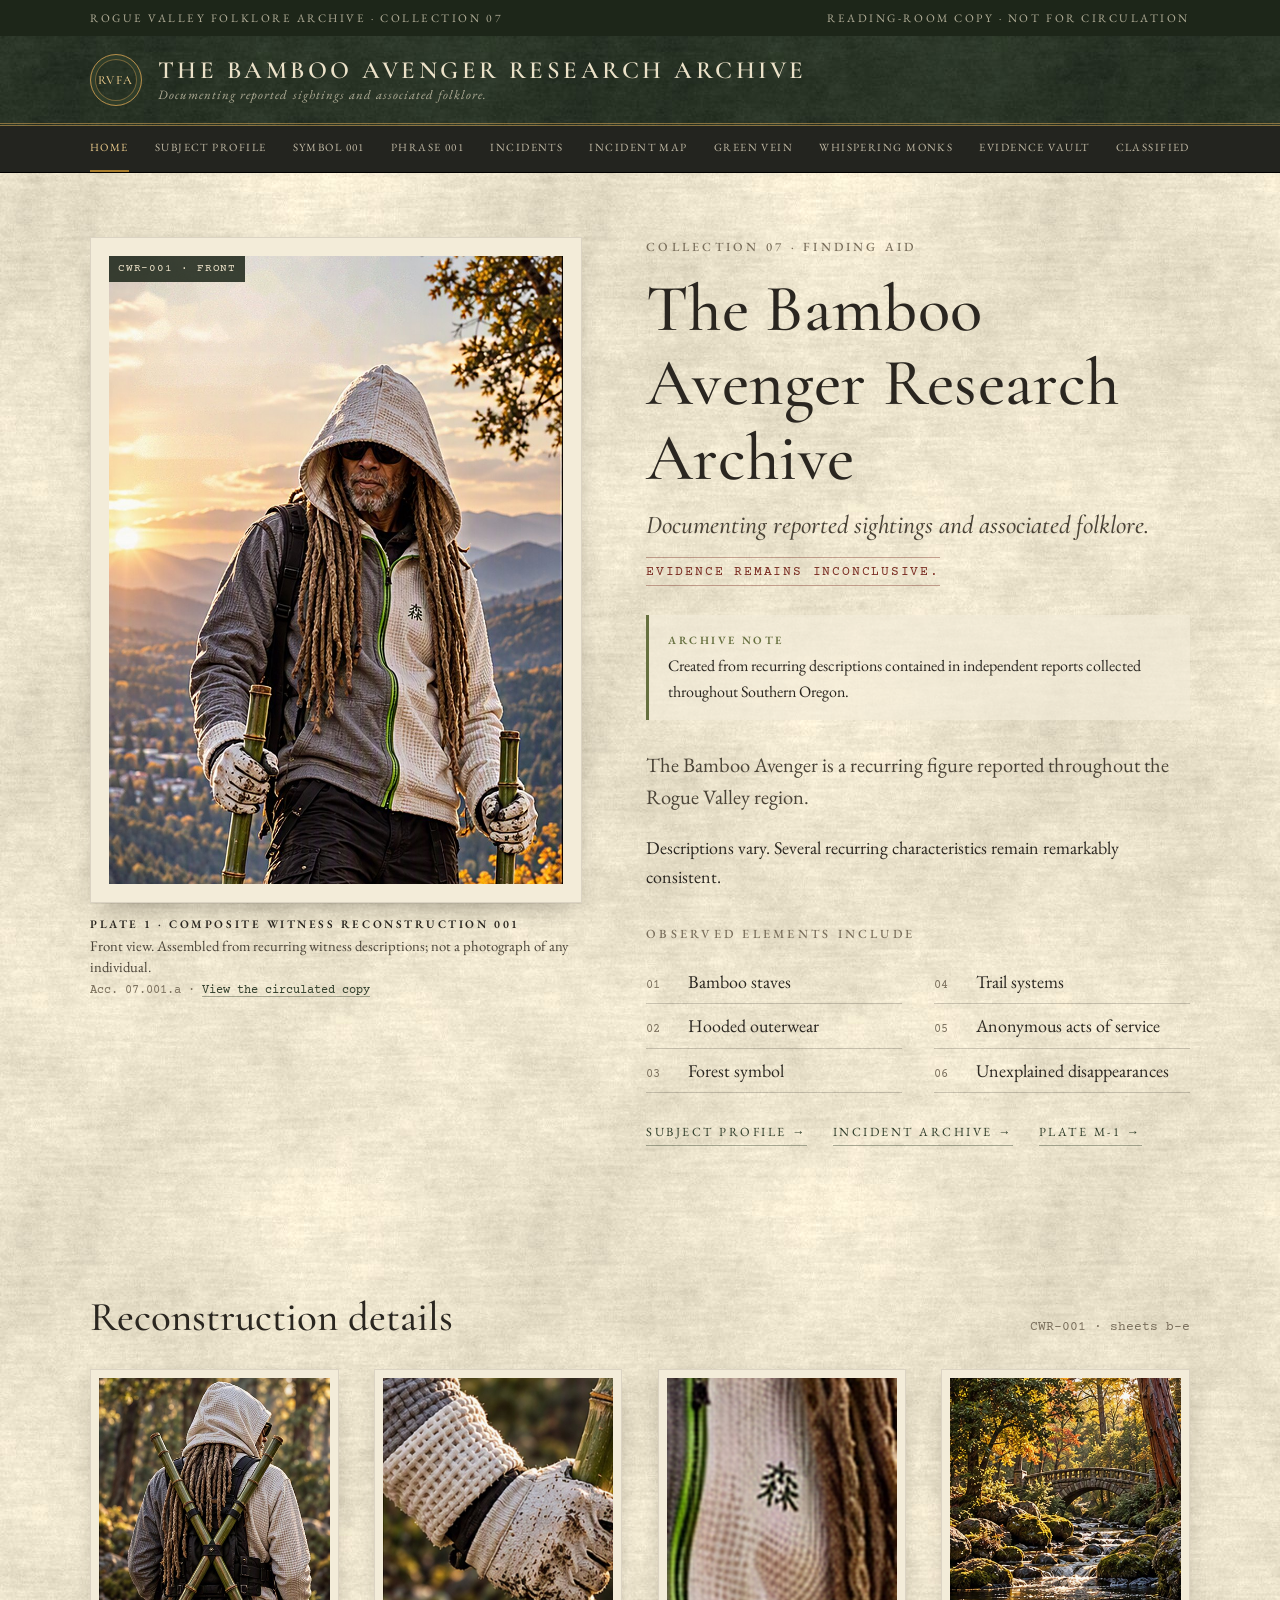
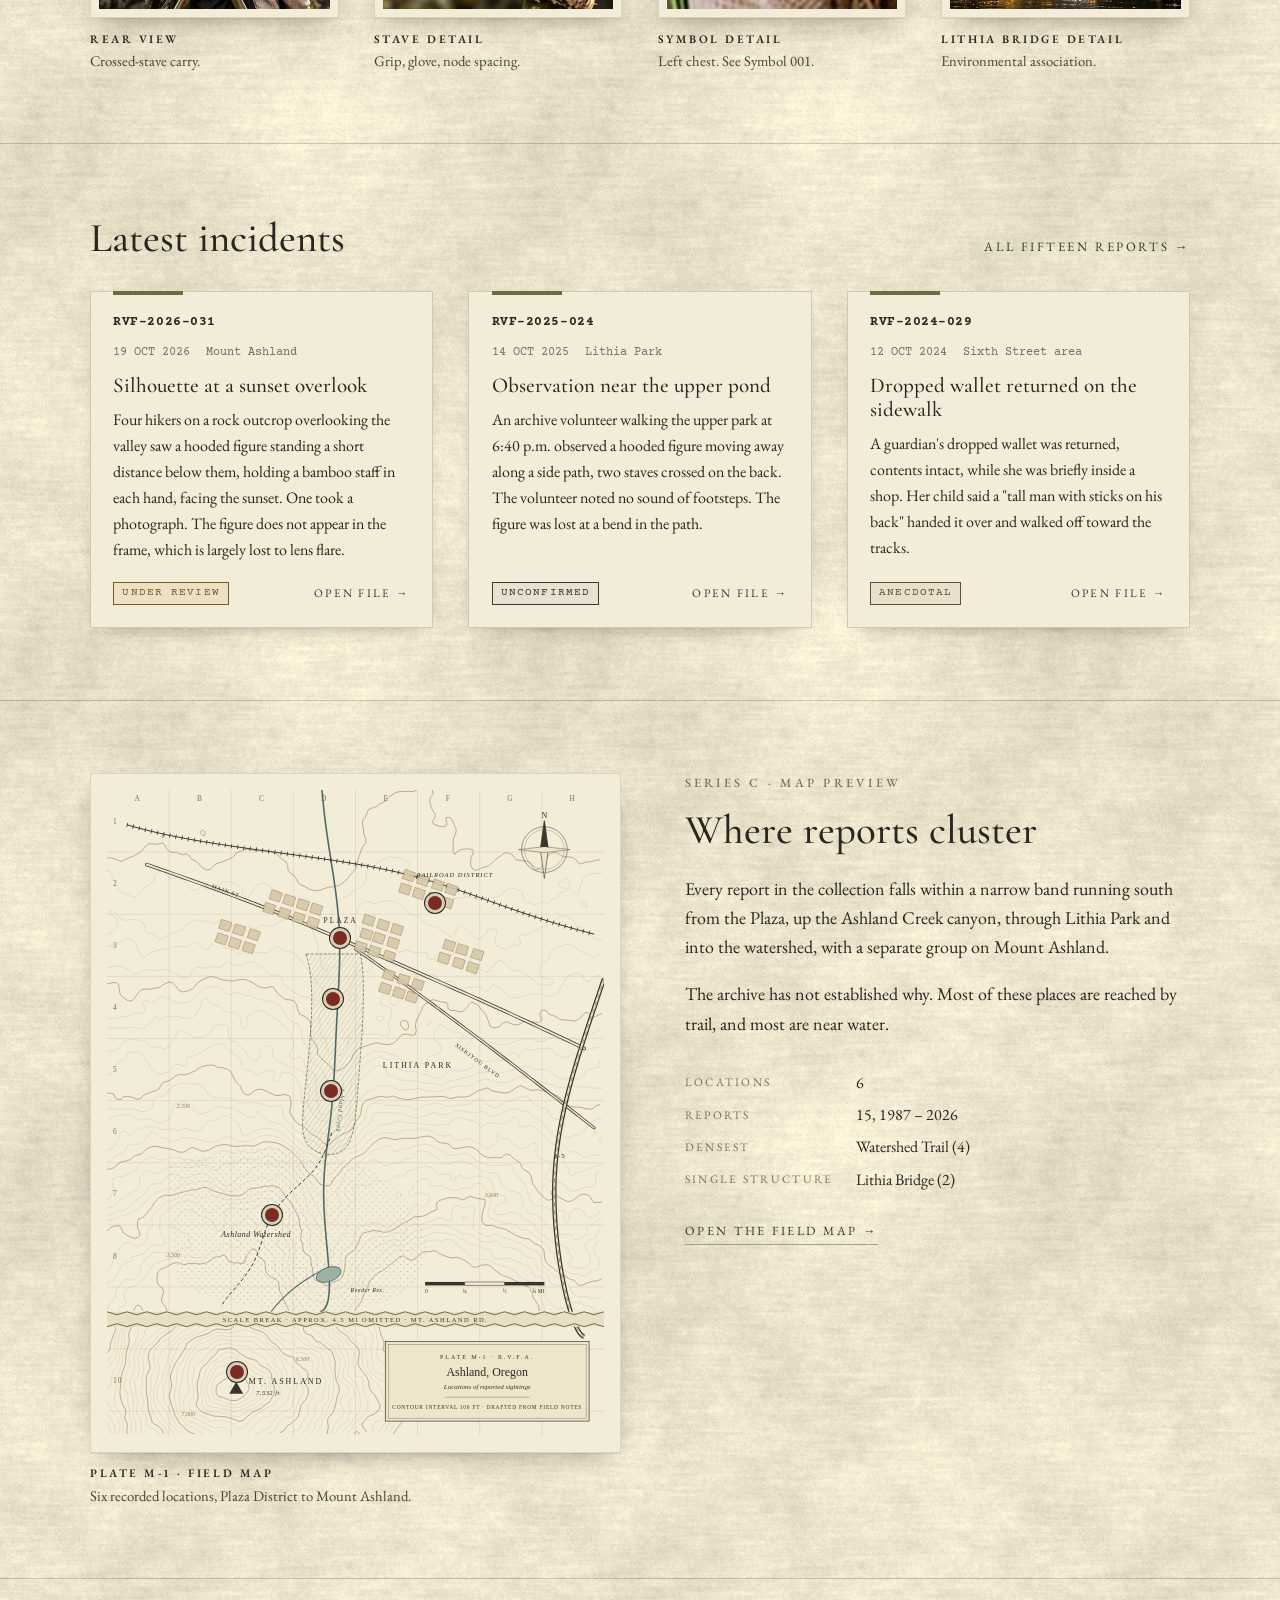
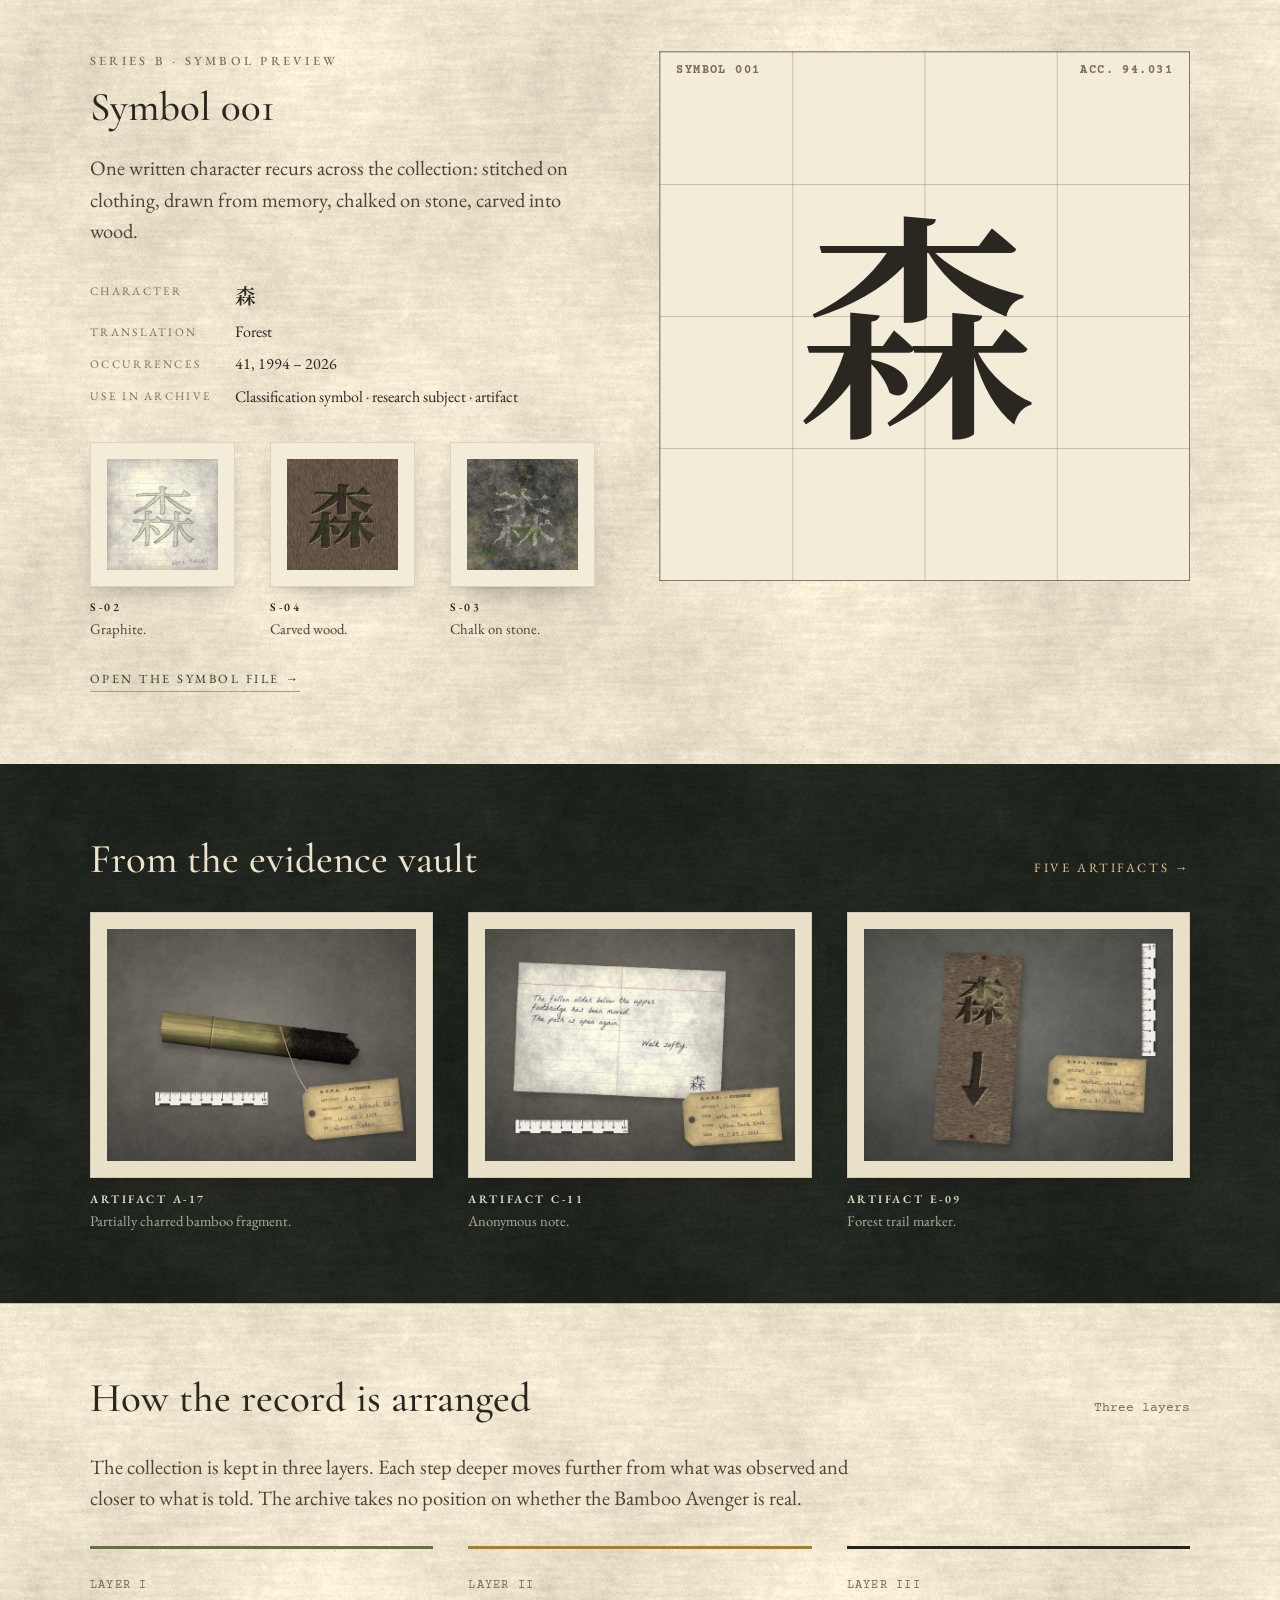
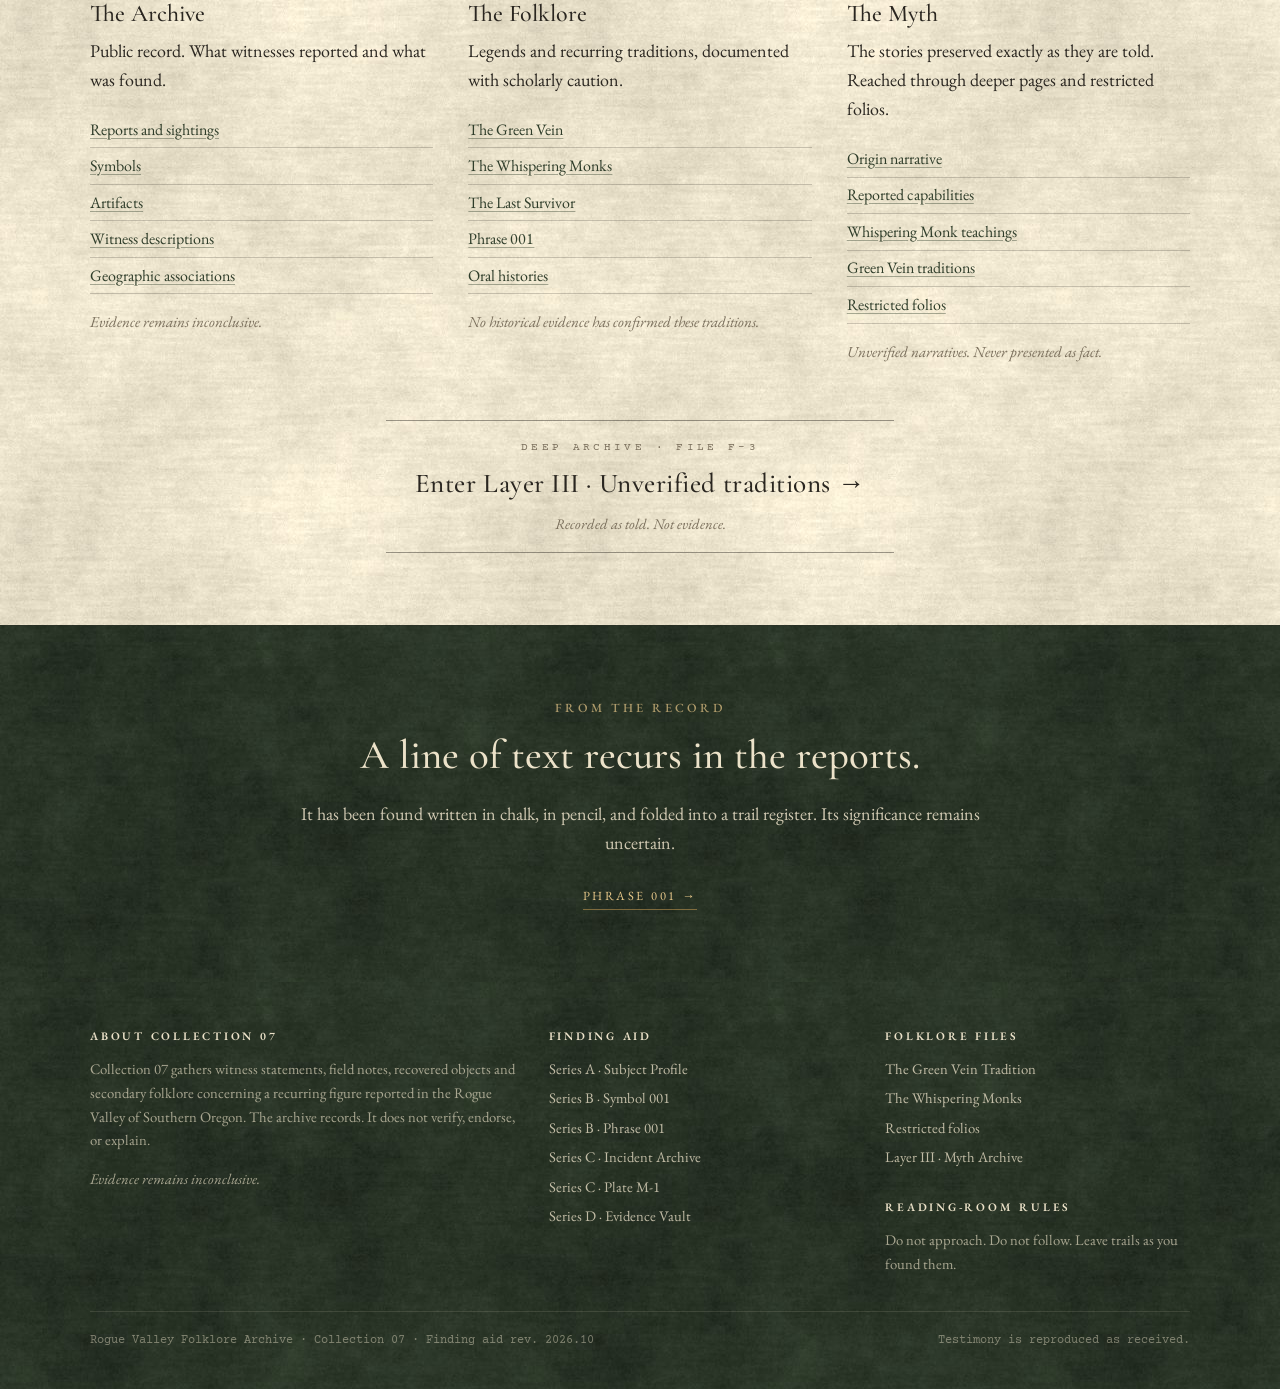
<file: index.html>
<!doctype html>
<html lang="en">
<head>
<meta charset="utf-8">
<meta name="viewport" content="width=device-width, initial-scale=1">
<title>The Bamboo Avenger Research Archive</title>
<meta name="description" content="A folklore archive documenting reported sightings of a recurring hooded figure in the Rogue Valley of Southern Oregon. Evidence remains inconclusive.">
<meta name="theme-color" content="#1d2619">
<meta property="og:title" content="The Bamboo Avenger Research Archive">
<meta property="og:description" content="A folklore archive documenting reported sightings of a recurring hooded figure in the Rogue Valley of Southern Oregon. Evidence remains inconclusive.">
<meta property="og:image" content="assets/images/og-preview.jpg">
<meta property="og:type" content="website">
<link rel="icon" href="assets/favicon.svg" type="image/svg+xml">

<link rel="stylesheet" href="css/archive.css">
</head>
<body>
<a class="skip" href="#main">Skip to record</a>
<div class="inst-bar"><div class="wrap"><span>Rogue Valley Folklore Archive · Collection 07</span><span>Reading-room copy · Not for circulation</span></div></div>
<header class="masthead">
  <div class="wrap">
    <a class="brand" href="index.html">
      <span class="brand-seal" aria-hidden="true">RVFA</span>
      <span class="brand-text"><span class="brand-title">The Bamboo Avenger Research Archive</span><span class="brand-sub">Documenting reported sightings and associated folklore.</span></span>
    </a>
    <button class="nav-toggle" type="button" aria-expanded="false" aria-controls="site-nav">Index</button>
  </div>
</header>
<nav class="site-nav" id="site-nav" aria-label="Collection index"><ul>
<li><a href="index.html" aria-current="page">Home</a></li>
<li><a href="subject.html">Subject Profile</a></li>
<li><a href="symbol.html">Symbol 001</a></li>
<li><a href="phrase.html">Phrase 001</a></li>
<li><a href="incidents.html">Incidents</a></li>
<li><a href="map.html">Incident Map</a></li>
<li><a href="green-vein.html">Green Vein</a></li>
<li><a href="whispering-monks.html">Whispering Monks</a></li>
<li><a href="evidence.html">Evidence Vault</a></li>
<li><a href="classified.html">Classified</a></li>
</ul></nav>
<main id="main">

<section class="hero"><div class="wrap hero-grid">
  <figure class="plate hero-plate">
    <div class="mat" data-zoom="assets/images/recon-front-view.jpg" data-caption="Plate 1 — Composite Witness Reconstruction 001, front view. Acc. 07.001.a">
      <span class="tag-corner">CWR-001 · FRONT</span>
      <div class="frame"><img src="assets/images/recon-front-view.jpg" alt="Composite Witness Reconstruction 001, front view: a hooded figure with long rope-like hair and dark glasses stands on a lichen-covered rock outcrop at sunset above a forested valley, holding a green bamboo staff in each gloved hand. A small mark is visible on the left chest of the jacket." fetchpriority="high"></div>
    </div>
    <figcaption><b>Plate 1 · Composite Witness Reconstruction 001</b>Front view. Assembled from recurring witness descriptions; not a photograph of any individual.<span class="acc">Acc. 07.001.a · <a href="assets/images/reconstruction-001-full-sheet.jpg" data-zoom="assets/images/reconstruction-001-full-sheet.jpg" data-caption="Composite Witness Reconstruction 001 — circulated copy. Title and annotations were added by unknown hands after the reconstruction left the archive. Retained unaltered. Acc. 07.001.c">View the circulated copy</a></span></figcaption>
  </figure>
  <div>
    <span class="eyebrow">Collection 07 · Finding aid</span>
    <h1>The Bamboo Avenger Research Archive</h1>
    <p class="subtitle">Documenting reported sightings and associated folklore.</p>
    <span class="inconclusive">Evidence remains inconclusive.</span>
    <div class="archive-note"><b>Archive note</b>Created from recurring descriptions contained in independent reports collected throughout Southern Oregon.</div>
    <p class="lede">The Bamboo Avenger is a recurring figure reported throughout the Rogue Valley region.</p>
    <p>Descriptions vary. Several recurring characteristics remain remarkably consistent.</p>
    <span class="eyebrow mt2">Observed elements include</span>
    <ul class="elements">
      <li data-n="01">Bamboo staves</li>
      <li data-n="02">Hooded outerwear</li>
      <li data-n="03">Forest symbol</li>
      <li data-n="04">Trail systems</li>
      <li data-n="05">Anonymous acts of service</li>
      <li data-n="06">Unexplained disappearances</li>
    </ul>
    <div class="text-link-row">
      <a class="text-link" href="subject.html">Subject profile</a>
      <a class="text-link" href="incidents.html">Incident archive</a>
      <a class="text-link" href="map.html">Plate M-1</a>
    </div>
  </div>
</div></section>

<section class="block"><div class="wrap">
  <div class="section-head"><h2>Reconstruction details</h2><span class="num">CWR-001 · sheets b–e</span></div>
  <div class="grid g4 keep2 detail-strip">
    <a href="subject.html#equipment"><figure class="plate "><div class="mat"><div class="frame"><img src="assets/images/recon-rear-view.jpg" alt="Rear view: two bamboo staves crossed in an X over a dark harness on the back of a pale hooded jacket." loading="lazy"></div></div><figcaption><b>Rear view</b>Crossed-stave carry.</figcaption></figure></a>
    <a href="subject.html#equipment"><figure class="plate "><div class="mat"><div class="frame"><img src="assets/images/recon-staff-detail.jpg" alt="Detail: a soiled pale glove grips a green bamboo staff." loading="lazy"></div></div><figcaption><b>Stave detail</b>Grip, glove, node spacing.</figcaption></figure></a>
    <a href="symbol.html"><figure class="plate "><div class="mat"><div class="frame"><img src="assets/images/recon-symbol-detail.jpg" alt="Detail: a small dark-green character stitched on pale knit fabric beside a green zipper." loading="lazy"></div></div><figcaption><b>Symbol detail</b>Left chest. See Symbol 001.</figcaption></figure></a>
    <a href="subject.html#environment"><figure class="plate "><div class="mat"><div class="frame"><img src="assets/images/recon-bridge-detail.jpg" alt="An arched stone footbridge over a mossy creek in autumn woodland." loading="lazy"></div></div><figcaption><b>Lithia Bridge detail</b>Environmental association.</figcaption></figure></a>
  </div>
</div></section>

<section class="block"><div class="wrap">
  <div class="section-head"><h2>Latest incidents</h2><a class="more" href="incidents.html">All fifteen reports</a></div>
  <div class="grid g3" id="latest-incidents"><noscript><p>Open the <a href="incidents.html">incident archive</a>.</p></noscript></div>
</div></section>

<section class="block"><div class="wrap split">
  <figure class="plate">
    <div class="mat"><div class="map-preview" id="map-preview"><img src="assets/maps/ashland-field-map.svg" alt="Field map of Ashland, Oregon with reported locations marked." loading="lazy"></div></div>
    <figcaption><b>Plate M-1 · Field map</b>Six recorded locations, Plaza District to Mount Ashland.</figcaption>
  </figure>
  <div>
    <span class="eyebrow">Series C · Map preview</span>
    <h2>Where reports cluster</h2>
    <p>Every report in the collection falls within a narrow band running south from the Plaza, up the Ashland Creek canyon, through Lithia Park and into the watershed, with a separate group on Mount Ashland.</p>
    <p>The archive has not established why. Most of these places are reached by trail, and most are near water.</p>
    <dl class="facts mt2">
      <dt>Locations</dt><dd>6</dd>
      <dt>Reports</dt><dd>15, 1987 – 2026</dd>
      <dt>Densest</dt><dd>Watershed Trail (4)</dd>
      <dt>Single structure</dt><dd>Lithia Bridge (2)</dd>
    </dl>
    <div class="text-link-row"><a class="text-link" href="map.html">Open the field map</a></div>
  </div>
</div></section>


<section class="block symbol-preview"><div class="wrap split rev">
  <div>
    <span class="eyebrow">Series B · Symbol preview</span>
    <h2>Symbol 001</h2>
    <p class="lede">One written character recurs across the collection: stitched on clothing, drawn from memory, chalked on stone, carved into wood.</p>
    <dl class="facts mt2">
      <dt>Character</dt><dd><span class="jp">森</span></dd>
      <dt>Translation</dt><dd>Forest</dd>
      <dt>Occurrences</dt><dd>41, 1994 – 2026</dd>
      <dt>Use in archive</dt><dd>Classification symbol · research subject · artifact</dd>
    </dl>
    <div class="grid g3 specimens keep3 mt2">
      <figure class="plate "><div class="mat"><div class="frame"><img src="assets/graphics/symbol/specimen-s02-graphite.jpg" alt="Symbol 001 drawn in graphite." loading="lazy"></div></div><figcaption><b>S-02</b>Graphite.</figcaption></figure>
      <figure class="plate "><div class="mat"><div class="frame"><img src="assets/graphics/symbol/specimen-s04-carved-wood.jpg" alt="Symbol 001 carved in wood." loading="lazy"></div></div><figcaption><b>S-04</b>Carved wood.</figcaption></figure>
      <figure class="plate "><div class="mat"><div class="frame"><img src="assets/graphics/symbol/specimen-s03-chalk-stone.jpg" alt="Symbol 001 in chalk on stone." loading="lazy"></div></div><figcaption><b>S-03</b>Chalk on stone.</figcaption></figure>
    </div>
    <div class="text-link-row"><a class="text-link" href="symbol.html">Open the symbol file</a></div>
  </div>
  <div class="glyph-display" role="img" aria-label="Symbol 001: the Japanese character 森, meaning forest"><span class="gd-label">SYMBOL 001</span><span class="gd-label r">ACC. 94.031</span><span class="jp">森</span></div>
</div></section>

<section class="block dark"><div class="wrap">
  <div class="section-head"><h2>From the evidence vault</h2><a class="more" href="evidence.html">Five artifacts</a></div>
  <div class="grid g3">
    <a class="ev-thumb" href="evidence.html#A-17"><figure class="plate "><div class="mat"><div class="frame"><img src="assets/graphics/evidence/artifact-A17-bamboo-fragment.jpg" alt="A section of bamboo, one end burned black, photographed beside a scale and an evidence tag." loading="lazy"></div></div><figcaption><b>Artifact A-17</b>Partially charred bamboo fragment.</figcaption></figure></a>
    <a class="ev-thumb" href="evidence.html#C-11"><figure class="plate "><div class="mat"><div class="frame"><img src="assets/graphics/evidence/artifact-C11-anonymous-note.jpg" alt="A handwritten note on a lined index card, photographed beside a scale and an evidence tag." loading="lazy"></div></div><figcaption><b>Artifact C-11</b>Anonymous note.</figcaption></figure></a>
    <a class="ev-thumb" href="evidence.html#E-09"><figure class="plate "><div class="mat"><div class="frame"><img src="assets/graphics/evidence/artifact-E09-trail-marker.jpg" alt="A weathered wooden plank carved with a character and a downward arrow." loading="lazy"></div></div><figcaption><b>Artifact E-09</b>Forest trail marker.</figcaption></figure></a>
  </div>
</div></section>


<section class="block" id="layers"><div class="wrap">
  <div class="section-head"><h2>How the record is arranged</h2><span class="num">Three layers</span></div>
  <p class="lede narrow">The collection is kept in three layers. Each step deeper moves further from what was observed and closer to what is told. The archive takes no position on whether the Bamboo Avenger is real.</p>
  <div class="grid g3 layers mt2">
    <div class="layer-card l1">
      <span class="num">LAYER I</span>
      <h3>The Archive</h3>
      <p>Public record. What witnesses reported and what was found.</p>
      <ul><li><a href="incidents.html">Reports and sightings</a></li><li><a href="symbol.html">Symbols</a></li><li><a href="evidence.html">Artifacts</a></li><li><a href="subject.html">Witness descriptions</a></li><li><a href="map.html">Geographic associations</a></li></ul>
      <p class="disclaimer mb0">Evidence remains inconclusive.</p>
    </div>
    <div class="layer-card l2">
      <span class="num">LAYER II</span>
      <h3>The Folklore</h3>
      <p>Legends and recurring traditions, documented with scholarly caution.</p>
      <ul><li><a href="green-vein.html">The Green Vein</a></li><li><a href="whispering-monks.html">The Whispering Monks</a></li><li><a href="myth.html#survivor">The Last Survivor</a></li><li><a href="phrase.html">Phrase 001</a></li><li><a href="green-vein.html#timeline">Oral histories</a></li></ul>
      <p class="disclaimer mb0">No historical evidence has confirmed these traditions.</p>
    </div>
    <div class="layer-card l3">
      <span class="num">LAYER III</span>
      <h3>The Myth</h3>
      <p>The stories preserved exactly as they are told. Reached through deeper pages and restricted folios.</p>
      <ul><li><a href="myth.html#origin">Origin narrative</a></li><li><a href="myth.html#capabilities">Reported capabilities</a></li><li><a href="myth.html#teachings">Whispering Monk teachings</a></li><li><a href="myth.html#green-vein">Green Vein traditions</a></li><li><a href="classified.html">Restricted folios</a></li></ul>
      <p class="disclaimer mb0">Unverified narratives. Never presented as fact.</p>
    </div>
  </div>
  <div class="doorway"><a href="myth.html"><span class="dw-kicker">Deep archive · File F-3</span><span class="dw-main">Enter Layer III · Unverified traditions</span><span class="dw-note">Recorded as told. Not evidence.</span></a></div>
</div></section>

<section class="block forest"><div class="wrap narrow center">
  <span class="eyebrow">From the record</span>
  <h2>A line of text recurs in the reports.</h2>
  <p>It has been found written in chalk, in pencil, and folded into a trail register. Its significance remains uncertain.</p>
  <div class="text-link-row" style="justify-content:center"><a class="text-link" href="phrase.html" style="color:var(--sun-soft);border-color:rgba(214,164,84,.5)">Phrase 001</a></div>
</div></section>

</main>
<footer class="site-footer">
  <div class="wrap">
    <div class="foot-grid">
      <div>
        <h4>About Collection 07</h4>
        <p>Collection 07 gathers witness statements, field notes, recovered objects and secondary folklore concerning a recurring figure reported in the Rogue Valley of Southern Oregon. The archive records. It does not verify, endorse, or explain.</p>
        <p><em>Evidence remains inconclusive.</em></p>
      </div>
      <div>
        <h4>Finding aid</h4>
        <ul>
          <li><a href="subject.html">Series A · Subject Profile</a></li>
          <li><a href="symbol.html">Series B · Symbol 001</a></li>
          <li><a href="phrase.html">Series B · Phrase 001</a></li>
          <li><a href="incidents.html">Series C · Incident Archive</a></li>
          <li><a href="map.html">Series C · Plate M-1</a></li>
          <li><a href="evidence.html">Series D · Evidence Vault</a></li>
        </ul>
      </div>
      <div>
        <h4>Folklore files</h4>
        <ul>
          <li><a href="green-vein.html">The Green Vein Tradition</a></li>
          <li><a href="whispering-monks.html">The Whispering Monks</a></li>
          <li><a href="classified.html">Restricted folios</a></li>
          <li><a href="myth.html">Layer III · Myth Archive</a></li>
        </ul>
        <h4 class="mt2">Reading-room rules</h4>
        <p class="mb0">Do not approach. Do not follow. Leave trails as you found them.</p>
      </div>
    </div>
    <div class="foot-base"><span>Rogue Valley Folklore Archive · Collection 07 · Finding aid rev. 2026.10</span><span>Testimony is reproduced as received.</span></div>
  </div>
</footer>
<script src="js/incidents-data.js"></script>
<script src="js/archive.js" defer></script>
</body>
</html>
</file>
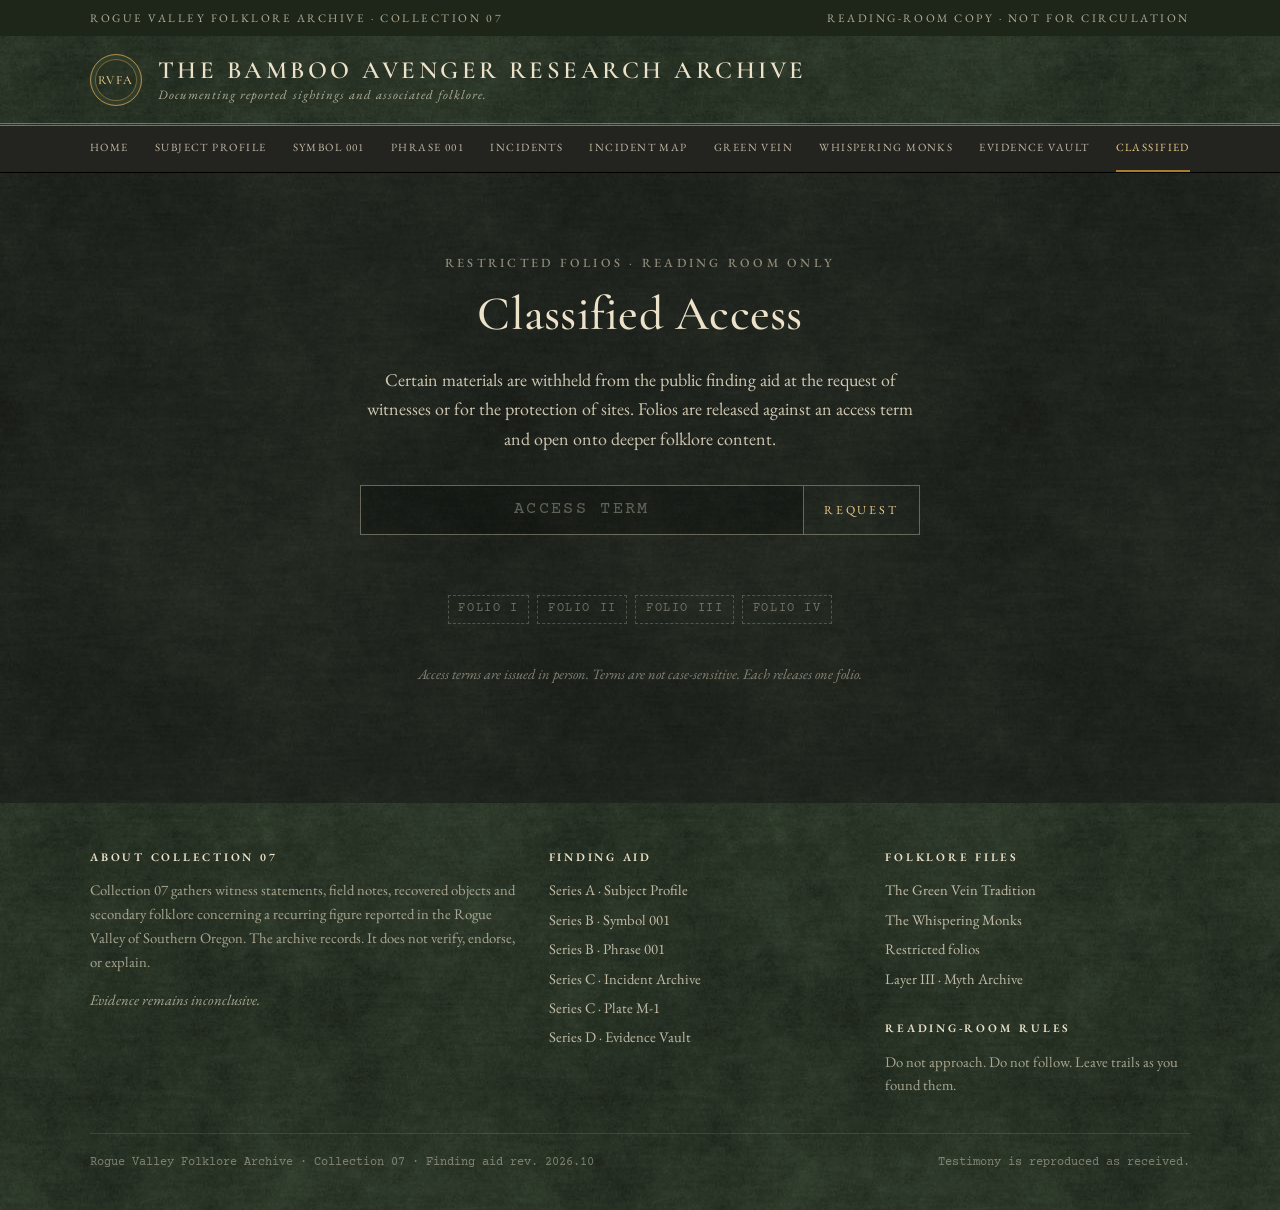
<file: classified.html>
<!doctype html>
<html lang="en">
<head>
<meta charset="utf-8">
<meta name="viewport" content="width=device-width, initial-scale=1">
<title>Classified Access · The Bamboo Avenger Research Archive</title>
<meta name="description" content="Restricted folios of the Bamboo Avenger Research Archive, released against an access term.">
<meta name="theme-color" content="#1d2619">
<meta property="og:title" content="Classified Access · The Bamboo Avenger Research Archive">
<meta property="og:description" content="Restricted folios of the Bamboo Avenger Research Archive, released against an access term.">
<meta property="og:image" content="assets/images/og-preview.jpg">
<meta property="og:type" content="website">
<link rel="icon" href="assets/favicon.svg" type="image/svg+xml">

<link rel="stylesheet" href="css/archive.css">
</head>
<body>
<a class="skip" href="#main">Skip to record</a>
<div class="inst-bar"><div class="wrap"><span>Rogue Valley Folklore Archive · Collection 07</span><span>Reading-room copy · Not for circulation</span></div></div>
<header class="masthead">
  <div class="wrap">
    <a class="brand" href="index.html">
      <span class="brand-seal" aria-hidden="true">RVFA</span>
      <span class="brand-text"><span class="brand-title">The Bamboo Avenger Research Archive</span><span class="brand-sub">Documenting reported sightings and associated folklore.</span></span>
    </a>
    <button class="nav-toggle" type="button" aria-expanded="false" aria-controls="site-nav">Index</button>
  </div>
</header>
<nav class="site-nav" id="site-nav" aria-label="Collection index"><ul>
<li><a href="index.html">Home</a></li>
<li><a href="subject.html">Subject Profile</a></li>
<li><a href="symbol.html">Symbol 001</a></li>
<li><a href="phrase.html">Phrase 001</a></li>
<li><a href="incidents.html">Incidents</a></li>
<li><a href="map.html">Incident Map</a></li>
<li><a href="green-vein.html">Green Vein</a></li>
<li><a href="whispering-monks.html">Whispering Monks</a></li>
<li><a href="evidence.html">Evidence Vault</a></li>
<li><a href="classified.html" aria-current="page">Classified</a></li>
</ul></nav>
<main id="main">

<section class="dark" style="min-height:70vh"><div class="wrap">
  <div class="vault-gate">
    <span class="eyebrow">Restricted folios · Reading room only</span>
    <h1>Classified Access</h1>
    <p>Certain materials are withheld from the public finding aid at the request of witnesses or for the protection of sites. Folios are released against an access term and open onto deeper folklore content.</p>
    <form id="vault-form" autocomplete="off">
      <label class="visually-hidden" for="vault-term">Access term</label>
      <input id="vault-term" name="term" type="password" placeholder="ACCESS TERM" spellcheck="false" autocapitalize="off">
      <button type="submit">Request</button>
    </form>
    <p class="vault-msg" id="vault-msg" aria-live="polite"></p>
    <div class="folio-tabs" aria-label="Folios released this session">
      <span data-folio="1">Folio I</span><span data-folio="2">Folio II</span><span data-folio="3">Folio III</span><span data-folio="4">Folio IV</span>
    </div>
    <p class="vault-rules">Access terms are issued in person. Terms are not case-sensitive. Each releases one folio.</p>
  </div>
  <div class="unlocked narrow" id="folio-out" style="margin:0 auto;padding-bottom:4rem;max-width:860px" aria-live="polite"></div>
</div></section>

</main>
<footer class="site-footer">
  <div class="wrap">
    <div class="foot-grid">
      <div>
        <h4>About Collection 07</h4>
        <p>Collection 07 gathers witness statements, field notes, recovered objects and secondary folklore concerning a recurring figure reported in the Rogue Valley of Southern Oregon. The archive records. It does not verify, endorse, or explain.</p>
        <p><em>Evidence remains inconclusive.</em></p>
      </div>
      <div>
        <h4>Finding aid</h4>
        <ul>
          <li><a href="subject.html">Series A · Subject Profile</a></li>
          <li><a href="symbol.html">Series B · Symbol 001</a></li>
          <li><a href="phrase.html">Series B · Phrase 001</a></li>
          <li><a href="incidents.html">Series C · Incident Archive</a></li>
          <li><a href="map.html">Series C · Plate M-1</a></li>
          <li><a href="evidence.html">Series D · Evidence Vault</a></li>
        </ul>
      </div>
      <div>
        <h4>Folklore files</h4>
        <ul>
          <li><a href="green-vein.html">The Green Vein Tradition</a></li>
          <li><a href="whispering-monks.html">The Whispering Monks</a></li>
          <li><a href="classified.html">Restricted folios</a></li>
          <li><a href="myth.html">Layer III · Myth Archive</a></li>
        </ul>
        <h4 class="mt2">Reading-room rules</h4>
        <p class="mb0">Do not approach. Do not follow. Leave trails as you found them.</p>
      </div>
    </div>
    <div class="foot-base"><span>Rogue Valley Folklore Archive · Collection 07 · Finding aid rev. 2026.10</span><span>Testimony is reproduced as received.</span></div>
  </div>
</footer>
<script src="js/folios.js"></script>
<script src="js/archive.js" defer></script>
<script src="js/classified.js" defer></script>
</body>
</html>
</file>
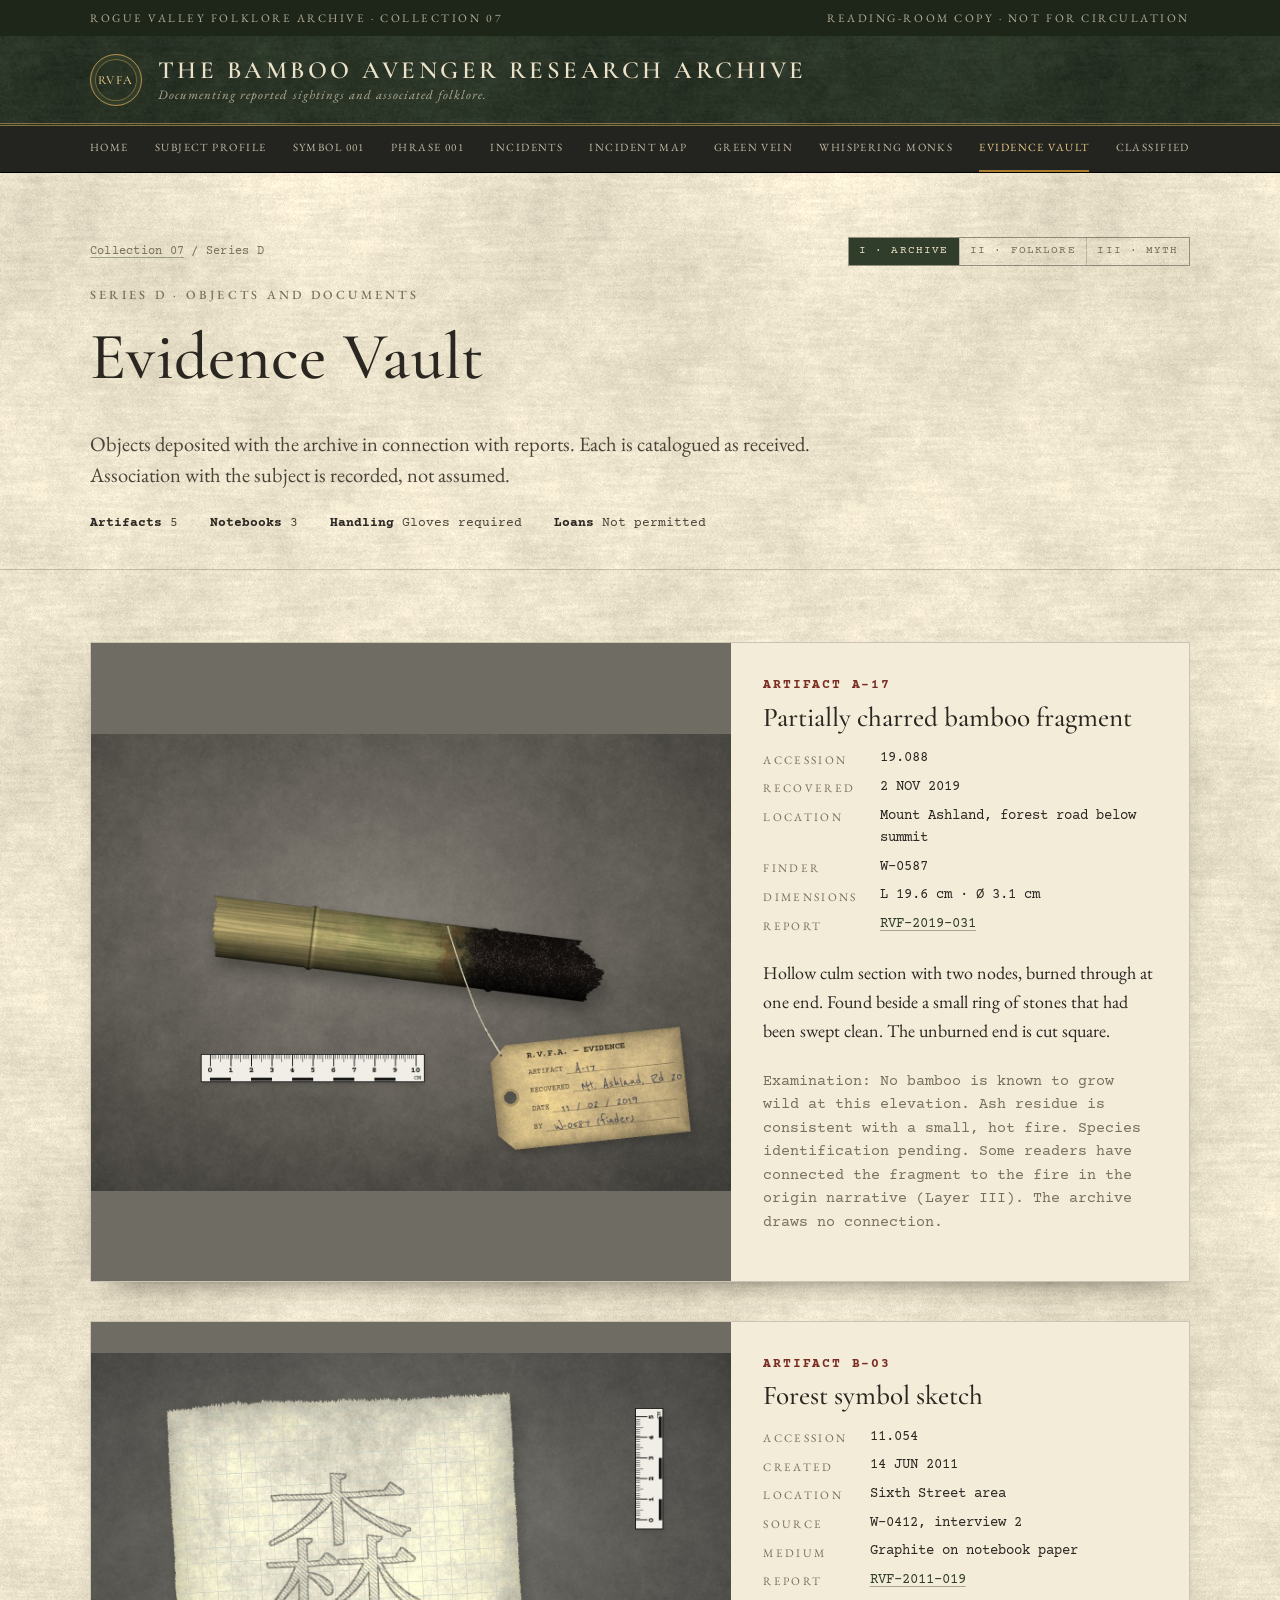
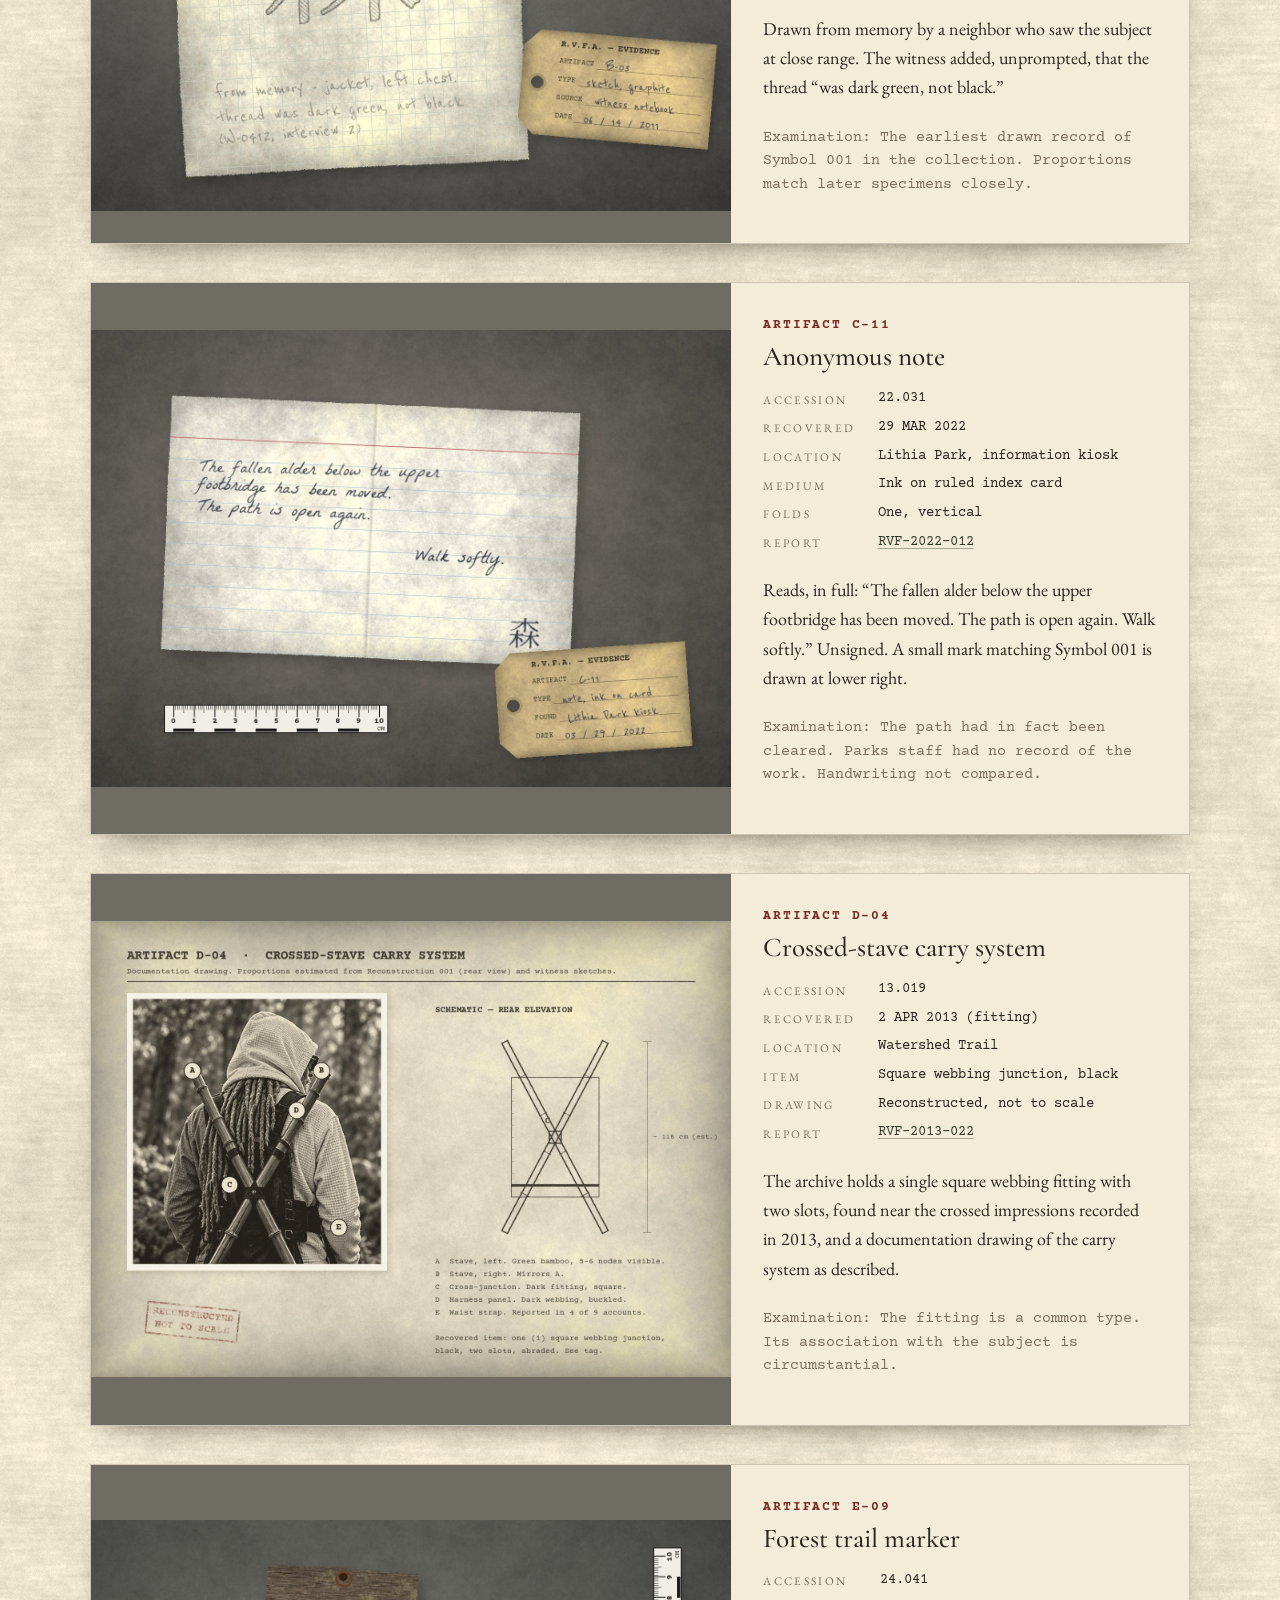
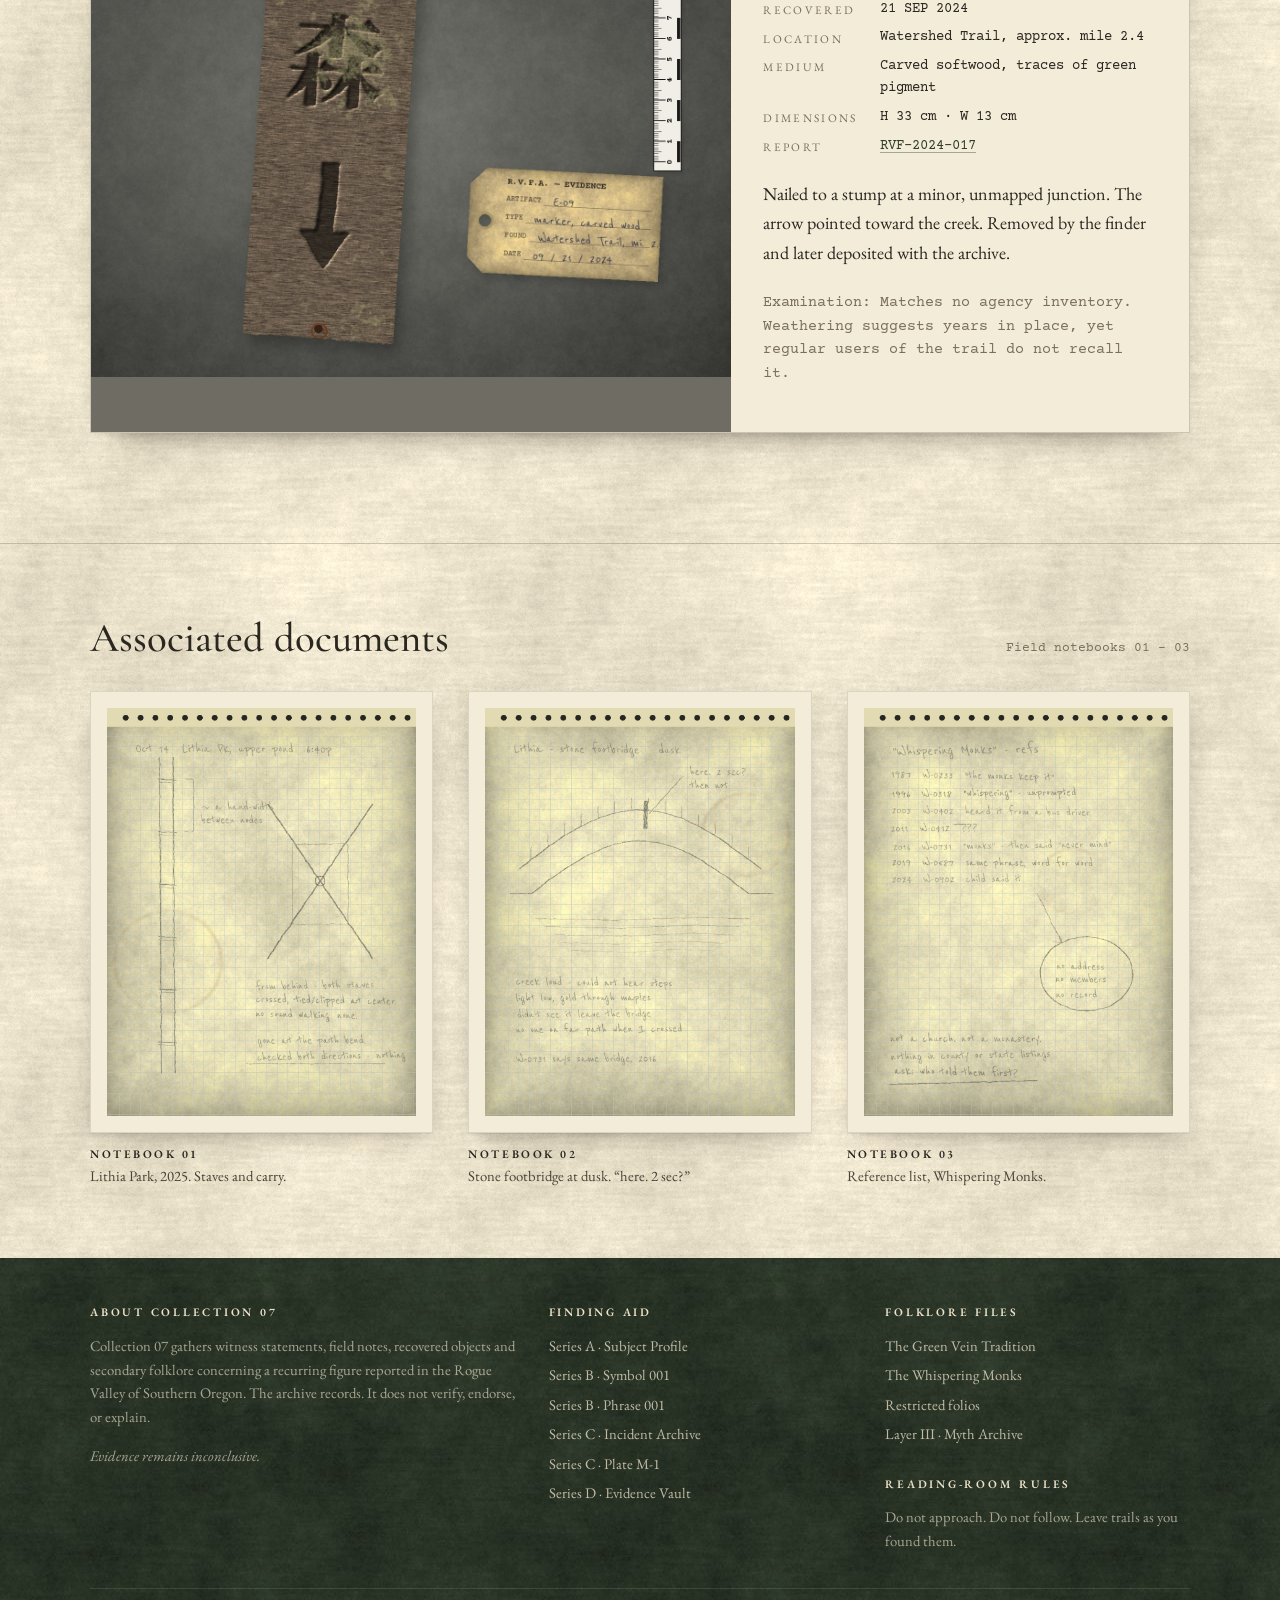
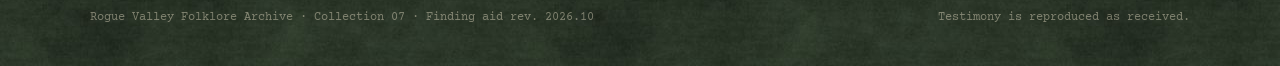
<file: evidence.html>
<!doctype html>
<html lang="en">
<head>
<meta charset="utf-8">
<meta name="viewport" content="width=device-width, initial-scale=1">
<title>Evidence Vault · The Bamboo Avenger Research Archive</title>
<meta name="description" content="Evidence Vault: catalogued artifacts associated with Bamboo Avenger reports — a charred bamboo fragment, a symbol sketch, an anonymous note, a carry system and a trail marker.">
<meta name="theme-color" content="#1d2619">
<meta property="og:title" content="Evidence Vault · The Bamboo Avenger Research Archive">
<meta property="og:description" content="Evidence Vault: catalogued artifacts associated with Bamboo Avenger reports — a charred bamboo fragment, a symbol sketch, an anonymous note, a carry system and a trail marker.">
<meta property="og:image" content="assets/images/og-preview.jpg">
<meta property="og:type" content="website">
<link rel="icon" href="assets/favicon.svg" type="image/svg+xml">

<link rel="stylesheet" href="css/archive.css">
</head>
<body>
<a class="skip" href="#main">Skip to record</a>
<div class="inst-bar"><div class="wrap"><span>Rogue Valley Folklore Archive · Collection 07</span><span>Reading-room copy · Not for circulation</span></div></div>
<header class="masthead">
  <div class="wrap">
    <a class="brand" href="index.html">
      <span class="brand-seal" aria-hidden="true">RVFA</span>
      <span class="brand-text"><span class="brand-title">The Bamboo Avenger Research Archive</span><span class="brand-sub">Documenting reported sightings and associated folklore.</span></span>
    </a>
    <button class="nav-toggle" type="button" aria-expanded="false" aria-controls="site-nav">Index</button>
  </div>
</header>
<nav class="site-nav" id="site-nav" aria-label="Collection index"><ul>
<li><a href="index.html">Home</a></li>
<li><a href="subject.html">Subject Profile</a></li>
<li><a href="symbol.html">Symbol 001</a></li>
<li><a href="phrase.html">Phrase 001</a></li>
<li><a href="incidents.html">Incidents</a></li>
<li><a href="map.html">Incident Map</a></li>
<li><a href="green-vein.html">Green Vein</a></li>
<li><a href="whispering-monks.html">Whispering Monks</a></li>
<li><a href="evidence.html" aria-current="page">Evidence Vault</a></li>
<li><a href="classified.html">Classified</a></li>
</ul></nav>
<main id="main">
<header class="record-head"><div class="wrap">
  <div class="head-row"><div class="crumbs"><a href="index.html">Collection 07</a> / Series D</div><div class="layer-strip l1" aria-label="Archive layer"><span class="on" aria-current="true">I · Archive</span><a href="green-vein.html">II · Folklore</a><a href="myth.html">III · Myth</a></div></div>
  <span class="eyebrow">Series D · Objects and documents</span>
  <h1>Evidence Vault</h1>
  <p class="lede narrow">Objects deposited with the archive in connection with reports. Each is catalogued as received. Association with the subject is recorded, not assumed.</p>
  <div class="record-meta"><span><b>Artifacts</b> 5</span><span><b>Notebooks</b> 3</span><span><b>Handling</b> Gloves required</span><span><b>Loans</b> Not permitted</span></div>
</div></header>
<section class="block"><div class="wrap">

  <article class="evidence-card" id="A-17">
    <div class="ev-img" data-zoom="assets/graphics/evidence/artifact-A17-bamboo-fragment.jpg" data-caption="Artifact A-17 — Partially charred bamboo fragment"><img src="assets/graphics/evidence/artifact-A17-bamboo-fragment.jpg" alt="A section of bamboo, one end burned black, lying on grey board beside a ten-centimetre scale and a manila evidence tag." loading="lazy"></div>
    <div class="ev-body">
      <span class="ev-no">ARTIFACT A-17</span>
      <h3>Partially charred bamboo fragment</h3>
      <dl class="facts"><dt>Accession</dt><dd>19.088</dd><dt>Recovered</dt><dd>2 NOV 2019</dd><dt>Location</dt><dd>Mount Ashland, forest road below summit</dd><dt>Finder</dt><dd>W-0587</dd><dt>Dimensions</dt><dd>L 19.6 cm · Ø 3.1 cm</dd><dt>Report</dt><dd><a href="incidents.html#RVF-2019-031">RVF-2019-031</a></dd></dl>
      <p>Hollow culm section with two nodes, burned through at one end. Found beside a small ring of stones that had been swept clean. The unburned end is cut square.</p>
      <p class="mono muted">Examination: No bamboo is known to grow wild at this elevation. Ash residue is consistent with a small, hot fire. Species identification pending. Some readers have connected the fragment to the fire in the origin narrative (Layer III). The archive draws no connection.</p>
    </div>
  </article>
  <article class="evidence-card" id="B-03">
    <div class="ev-img" data-zoom="assets/graphics/evidence/artifact-B03-symbol-sketch.jpg" data-caption="Artifact B-03 — Forest symbol sketch"><img src="assets/graphics/evidence/artifact-B03-symbol-sketch.jpg" alt="A torn page of gridded paper with a pencil drawing of a character and handwritten notes, beside a scale and an evidence tag." loading="lazy"></div>
    <div class="ev-body">
      <span class="ev-no">ARTIFACT B-03</span>
      <h3>Forest symbol sketch</h3>
      <dl class="facts"><dt>Accession</dt><dd>11.054</dd><dt>Created</dt><dd>14 JUN 2011</dd><dt>Location</dt><dd>Sixth Street area</dd><dt>Source</dt><dd>W-0412, interview 2</dd><dt>Medium</dt><dd>Graphite on notebook paper</dd><dt>Report</dt><dd><a href="incidents.html#RVF-2011-019">RVF-2011-019</a></dd></dl>
      <p>Drawn from memory by a neighbor who saw the subject at close range. The witness added, unprompted, that the thread “was dark green, not black.”</p>
      <p class="mono muted">Examination: The earliest drawn record of Symbol 001 in the collection. Proportions match later specimens closely.</p>
    </div>
  </article>
  <article class="evidence-card" id="C-11">
    <div class="ev-img" data-zoom="assets/graphics/evidence/artifact-C11-anonymous-note.jpg" data-caption="Artifact C-11 — Anonymous note"><img src="assets/graphics/evidence/artifact-C11-anonymous-note.jpg" alt="A lined index card with a short handwritten message in ink and a small character drawn at lower right." loading="lazy"></div>
    <div class="ev-body">
      <span class="ev-no">ARTIFACT C-11</span>
      <h3>Anonymous note</h3>
      <dl class="facts"><dt>Accession</dt><dd>22.031</dd><dt>Recovered</dt><dd>29 MAR 2022</dd><dt>Location</dt><dd>Lithia Park, information kiosk</dd><dt>Medium</dt><dd>Ink on ruled index card</dd><dt>Folds</dt><dd>One, vertical</dd><dt>Report</dt><dd><a href="incidents.html#RVF-2022-012">RVF-2022-012</a></dd></dl>
      <p>Reads, in full: “The fallen alder below the upper footbridge has been moved. The path is open again. Walk softly.” Unsigned. A small mark matching Symbol 001 is drawn at lower right.</p>
      <p class="mono muted">Examination: The path had in fact been cleared. Parks staff had no record of the work. Handwriting not compared.</p>
    </div>
  </article>
  <article class="evidence-card" id="D-04">
    <div class="ev-img" data-zoom="assets/graphics/evidence/artifact-D04-carry-system.jpg" data-caption="Artifact D-04 — Crossed-stave carry system"><img src="assets/graphics/evidence/artifact-D04-carry-system.jpg" alt="A documentation sheet pairing a monochrome rear-view print of the reconstruction with labelled callouts and a line schematic of two staves crossed in an X." loading="lazy"></div>
    <div class="ev-body">
      <span class="ev-no">ARTIFACT D-04</span>
      <h3>Crossed-stave carry system</h3>
      <dl class="facts"><dt>Accession</dt><dd>13.019</dd><dt>Recovered</dt><dd>2 APR 2013 (fitting)</dd><dt>Location</dt><dd>Watershed Trail</dd><dt>Item</dt><dd>Square webbing junction, black</dd><dt>Drawing</dt><dd>Reconstructed, not to scale</dd><dt>Report</dt><dd><a href="incidents.html#RVF-2013-022">RVF-2013-022</a></dd></dl>
      <p>The archive holds a single square webbing fitting with two slots, found near the crossed impressions recorded in 2013, and a documentation drawing of the carry system as described.</p>
      <p class="mono muted">Examination: The fitting is a common type. Its association with the subject is circumstantial.</p>
    </div>
  </article>
  <article class="evidence-card" id="E-09">
    <div class="ev-img" data-zoom="assets/graphics/evidence/artifact-E09-trail-marker.jpg" data-caption="Artifact E-09 — Forest trail marker"><img src="assets/graphics/evidence/artifact-E09-trail-marker.jpg" alt="A weathered wooden plank carved with a character above a downward-pointing arrow, with two nail holes, beside a scale and an evidence tag." loading="lazy"></div>
    <div class="ev-body">
      <span class="ev-no">ARTIFACT E-09</span>
      <h3>Forest trail marker</h3>
      <dl class="facts"><dt>Accession</dt><dd>24.041</dd><dt>Recovered</dt><dd>21 SEP 2024</dd><dt>Location</dt><dd>Watershed Trail, approx. mile 2.4</dd><dt>Medium</dt><dd>Carved softwood, traces of green pigment</dd><dt>Dimensions</dt><dd>H 33 cm · W 13 cm</dd><dt>Report</dt><dd><a href="incidents.html#RVF-2024-017">RVF-2024-017</a></dd></dl>
      <p>Nailed to a stump at a minor, unmapped junction. The arrow pointed toward the creek. Removed by the finder and later deposited with the archive.</p>
      <p class="mono muted">Examination: Matches no agency inventory. Weathering suggests years in place, yet regular users of the trail do not recall it.</p>
    </div>
  </article>
</div></section>
<section class="block"><div class="wrap">
  <div class="section-head"><h2>Associated documents</h2><span class="num">Field notebooks 01 – 03</span></div>
  <div class="grid g3">
    <figure class="plate "><div class="mat" data-zoom="assets/graphics/notebooks/field-notebook-01-staves.jpg" data-caption="Notebook 01 — Lithia Park, 2025. Staves and carry."><img src="assets/graphics/notebooks/field-notebook-01-staves.jpg" alt="Notebook page with pencil sketches of a jointed staff and crossed staves." loading="lazy"></div><figcaption><b>Notebook 01</b>Lithia Park, 2025. Staves and carry.</figcaption></figure>
    <figure class="plate "><div class="mat" data-zoom="assets/graphics/notebooks/field-notebook-02-bridge.jpg" data-caption="Notebook 02 — Stone footbridge at dusk. “here. 2 sec?”"><img src="assets/graphics/notebooks/field-notebook-02-bridge.jpg" alt="Notebook page with a pencil sketch of an arched footbridge over a creek, and notes." loading="lazy"></div><figcaption><b>Notebook 02</b>Stone footbridge at dusk. “here. 2 sec?”</figcaption></figure>
    <figure class="plate "><div class="mat" data-zoom="assets/graphics/notebooks/field-notebook-03-monks.jpg" data-caption="Notebook 03 — Reference list, Whispering Monks."><img src="assets/graphics/notebooks/field-notebook-03-monks.jpg" alt="Notebook page listing dates and witness codes." loading="lazy"></div><figcaption><b>Notebook 03</b>Reference list, Whispering Monks.</figcaption></figure>
  </div>
</div></section>

</main>
<footer class="site-footer">
  <div class="wrap">
    <div class="foot-grid">
      <div>
        <h4>About Collection 07</h4>
        <p>Collection 07 gathers witness statements, field notes, recovered objects and secondary folklore concerning a recurring figure reported in the Rogue Valley of Southern Oregon. The archive records. It does not verify, endorse, or explain.</p>
        <p><em>Evidence remains inconclusive.</em></p>
      </div>
      <div>
        <h4>Finding aid</h4>
        <ul>
          <li><a href="subject.html">Series A · Subject Profile</a></li>
          <li><a href="symbol.html">Series B · Symbol 001</a></li>
          <li><a href="phrase.html">Series B · Phrase 001</a></li>
          <li><a href="incidents.html">Series C · Incident Archive</a></li>
          <li><a href="map.html">Series C · Plate M-1</a></li>
          <li><a href="evidence.html">Series D · Evidence Vault</a></li>
        </ul>
      </div>
      <div>
        <h4>Folklore files</h4>
        <ul>
          <li><a href="green-vein.html">The Green Vein Tradition</a></li>
          <li><a href="whispering-monks.html">The Whispering Monks</a></li>
          <li><a href="classified.html">Restricted folios</a></li>
          <li><a href="myth.html">Layer III · Myth Archive</a></li>
        </ul>
        <h4 class="mt2">Reading-room rules</h4>
        <p class="mb0">Do not approach. Do not follow. Leave trails as you found them.</p>
      </div>
    </div>
    <div class="foot-base"><span>Rogue Valley Folklore Archive · Collection 07 · Finding aid rev. 2026.10</span><span>Testimony is reproduced as received.</span></div>
  </div>
</footer>
<script src="js/archive.js" defer></script>
</body>
</html>
</file>
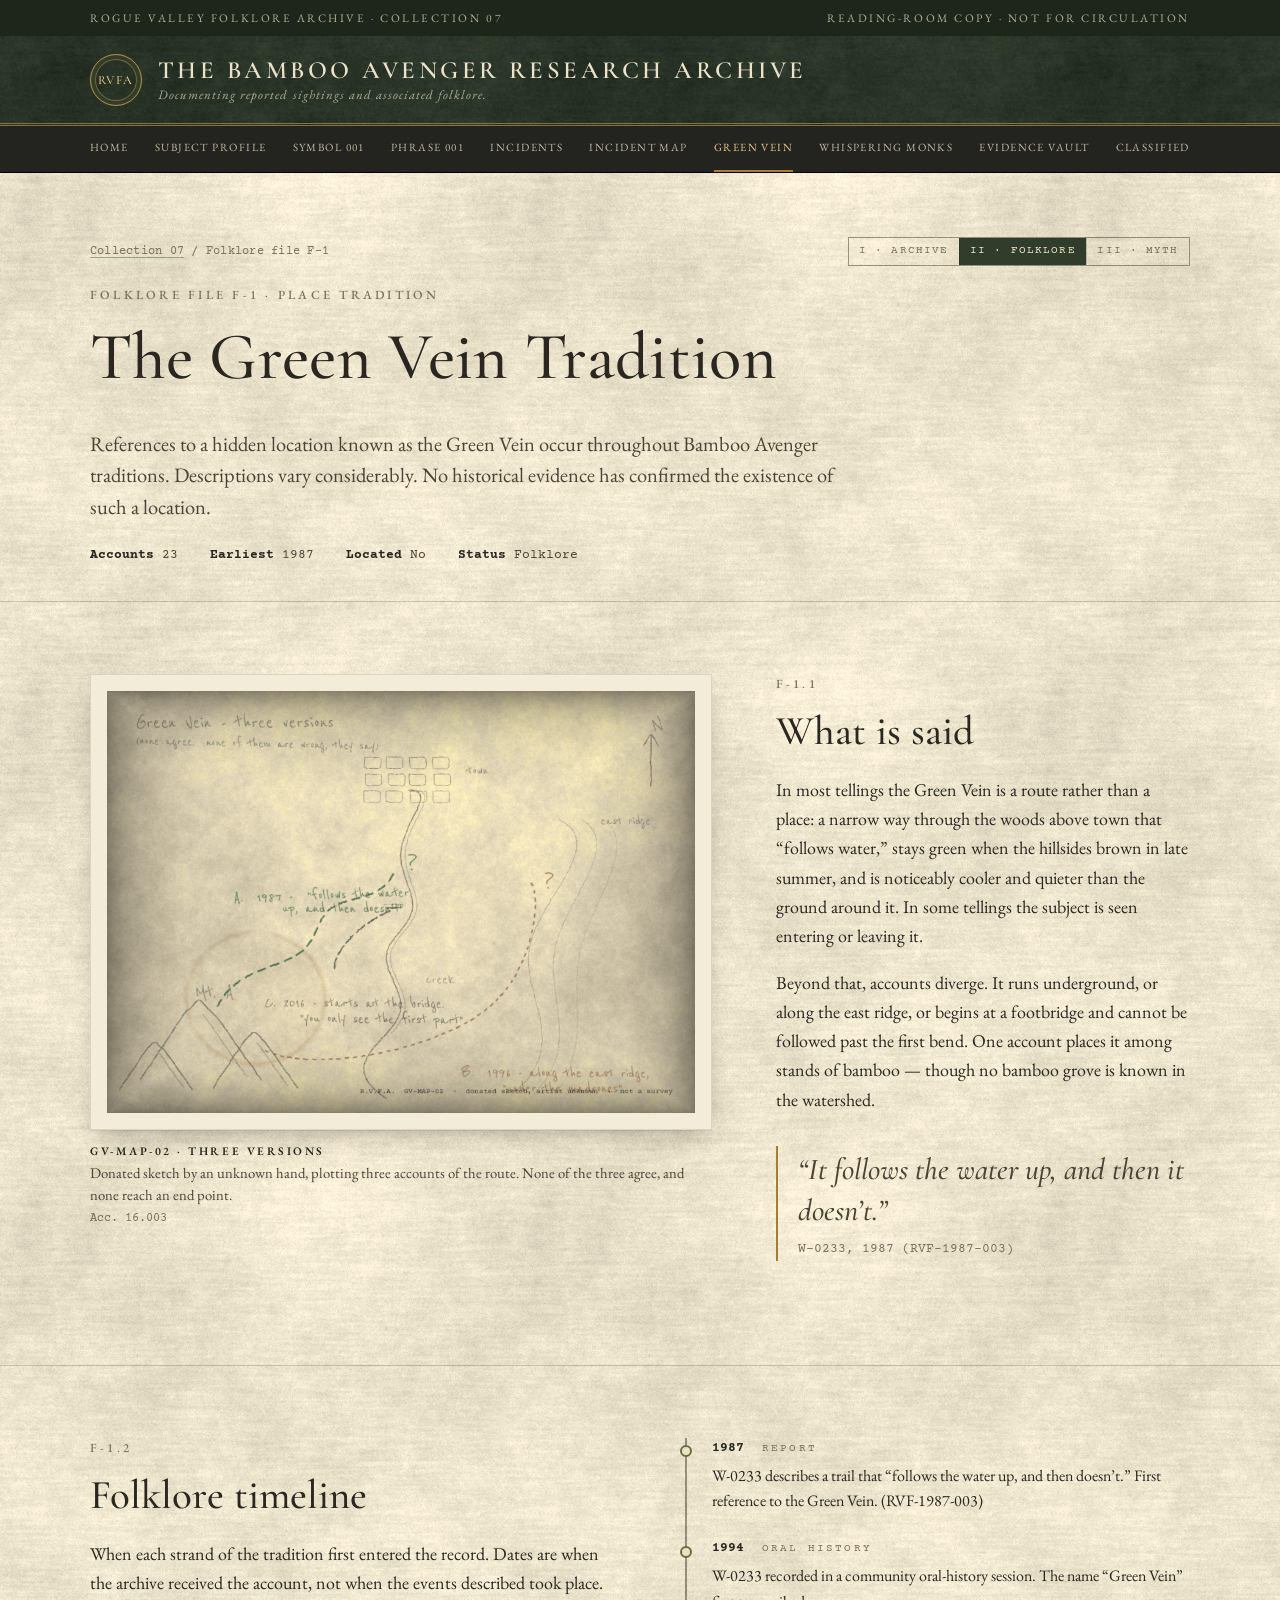
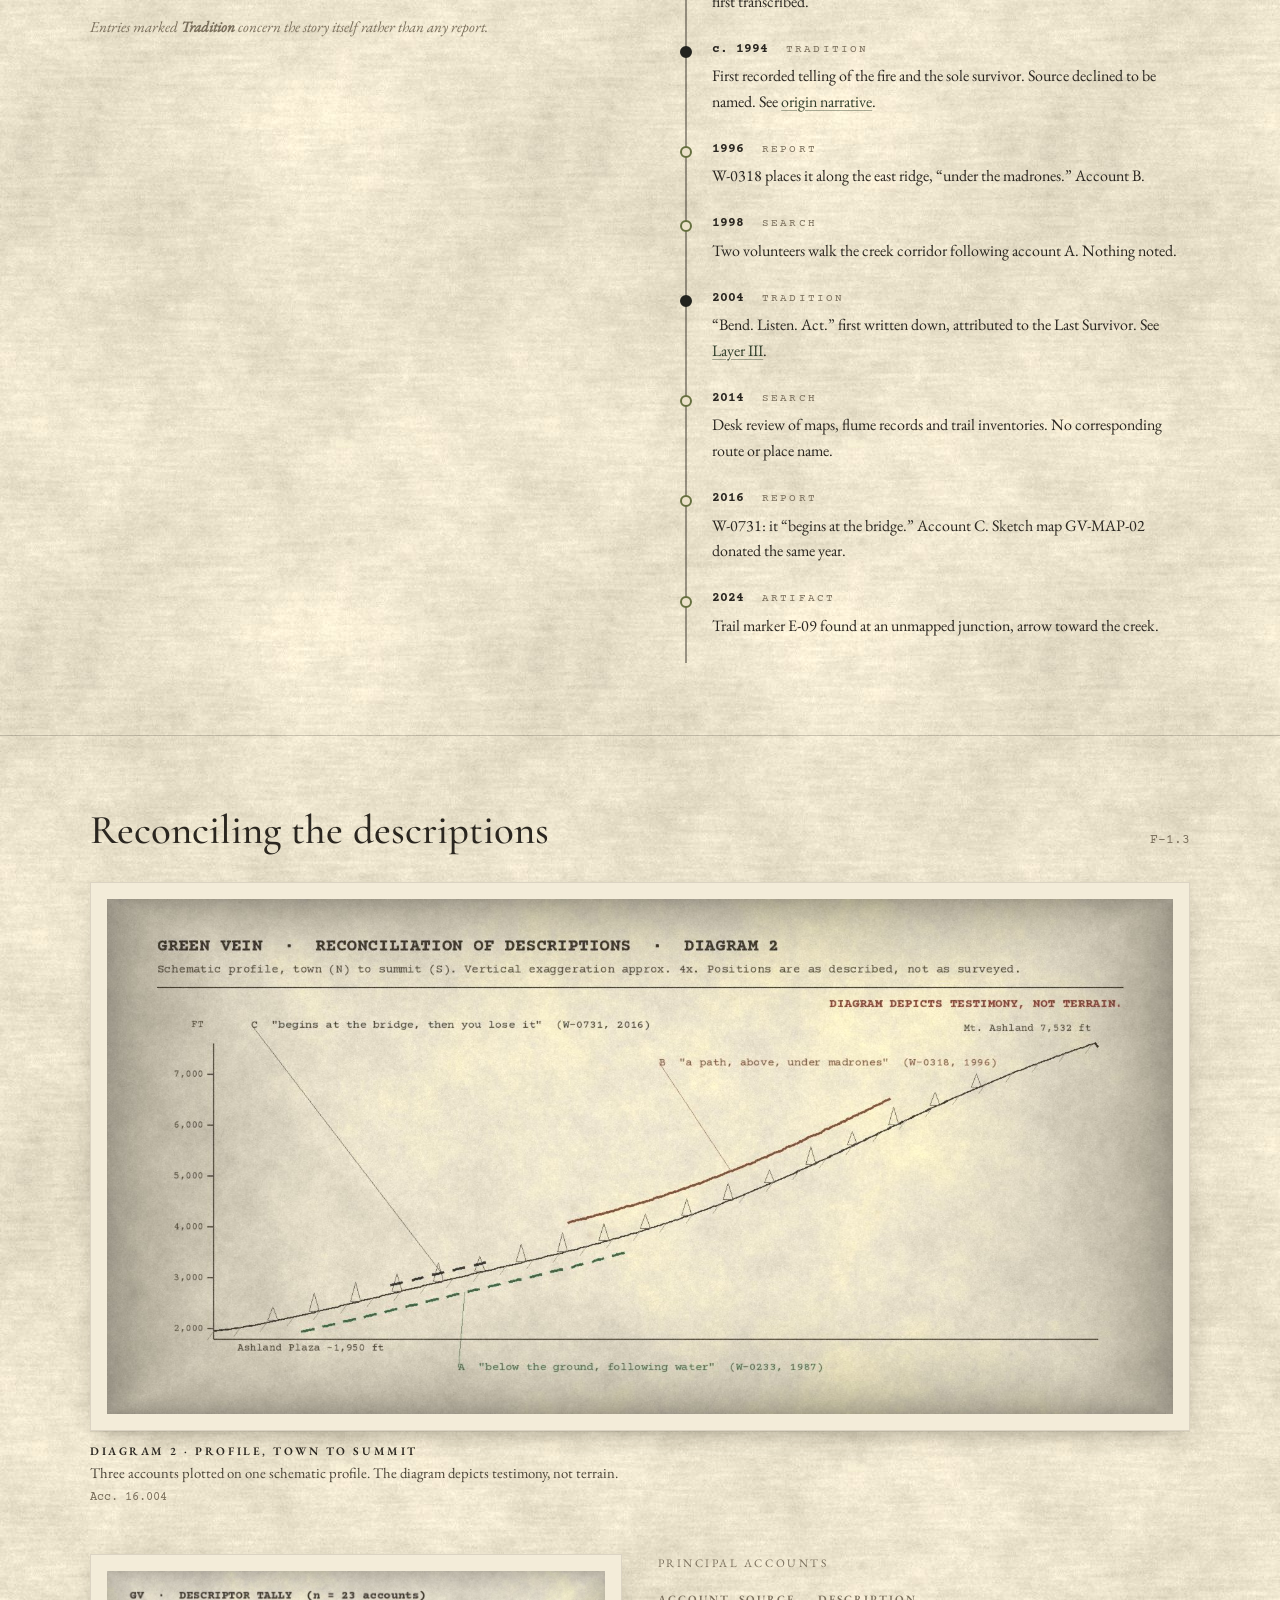
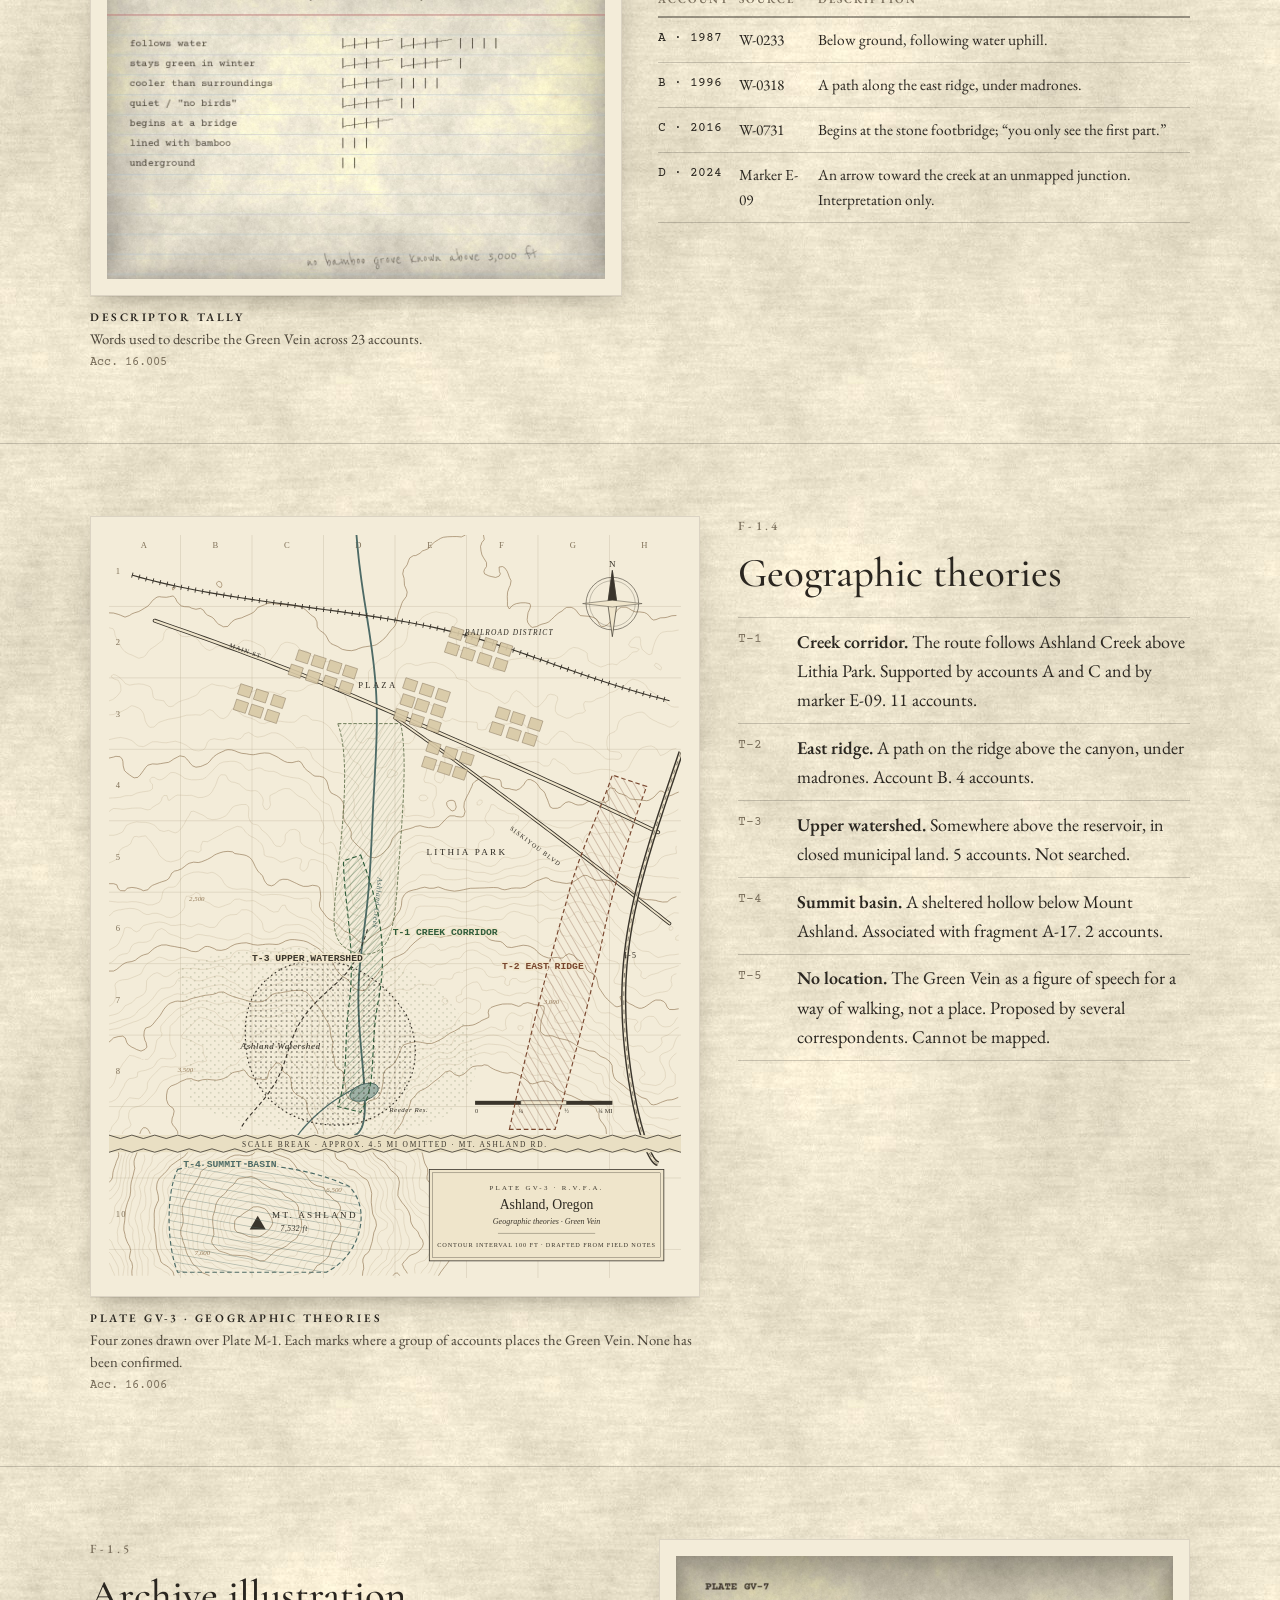
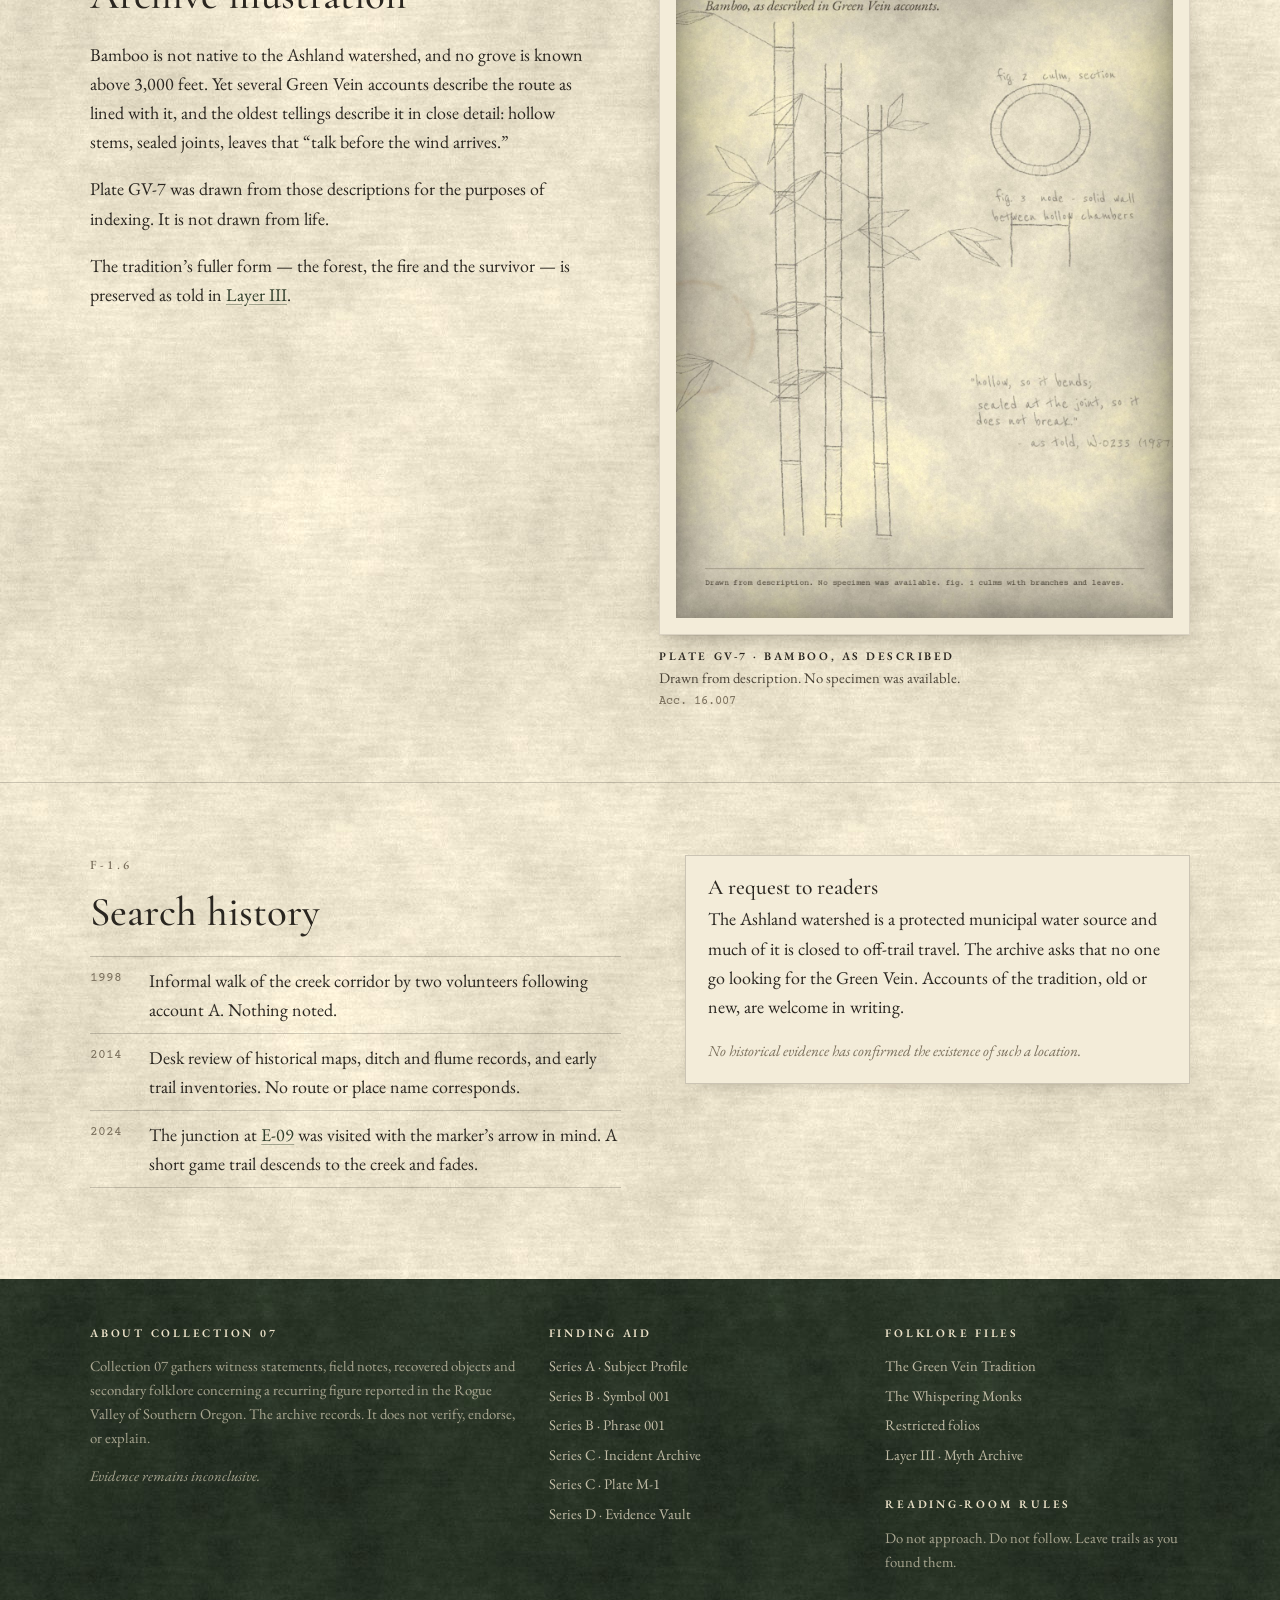
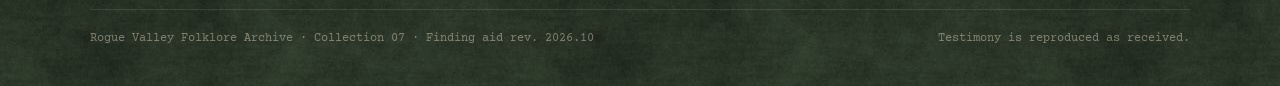
<file: green-vein.html>
<!doctype html>
<html lang="en">
<head>
<meta charset="utf-8">
<meta name="viewport" content="width=device-width, initial-scale=1">
<title>The Green Vein Tradition · The Bamboo Avenger Research Archive</title>
<meta name="description" content="The Green Vein: a local folklore tradition of a hidden route above Ashland, recorded in Bamboo Avenger narratives. No evidence confirms it exists.">
<meta name="theme-color" content="#1d2619">
<meta property="og:title" content="The Green Vein Tradition · The Bamboo Avenger Research Archive">
<meta property="og:description" content="The Green Vein: a local folklore tradition of a hidden route above Ashland, recorded in Bamboo Avenger narratives. No evidence confirms it exists.">
<meta property="og:image" content="assets/images/og-preview.jpg">
<meta property="og:type" content="website">
<link rel="icon" href="assets/favicon.svg" type="image/svg+xml">

<link rel="stylesheet" href="css/archive.css">
</head>
<body>
<a class="skip" href="#main">Skip to record</a>
<div class="inst-bar"><div class="wrap"><span>Rogue Valley Folklore Archive · Collection 07</span><span>Reading-room copy · Not for circulation</span></div></div>
<header class="masthead">
  <div class="wrap">
    <a class="brand" href="index.html">
      <span class="brand-seal" aria-hidden="true">RVFA</span>
      <span class="brand-text"><span class="brand-title">The Bamboo Avenger Research Archive</span><span class="brand-sub">Documenting reported sightings and associated folklore.</span></span>
    </a>
    <button class="nav-toggle" type="button" aria-expanded="false" aria-controls="site-nav">Index</button>
  </div>
</header>
<nav class="site-nav" id="site-nav" aria-label="Collection index"><ul>
<li><a href="index.html">Home</a></li>
<li><a href="subject.html">Subject Profile</a></li>
<li><a href="symbol.html">Symbol 001</a></li>
<li><a href="phrase.html">Phrase 001</a></li>
<li><a href="incidents.html">Incidents</a></li>
<li><a href="map.html">Incident Map</a></li>
<li><a href="green-vein.html" aria-current="page">Green Vein</a></li>
<li><a href="whispering-monks.html">Whispering Monks</a></li>
<li><a href="evidence.html">Evidence Vault</a></li>
<li><a href="classified.html">Classified</a></li>
</ul></nav>
<main id="main">
<header class="record-head"><div class="wrap">
  <div class="head-row"><div class="crumbs"><a href="index.html">Collection 07</a> / Folklore file F-1</div><div class="layer-strip l2" aria-label="Archive layer"><a href="index.html#layers">I · Archive</a><span class="on" aria-current="true">II · Folklore</span><a href="myth.html">III · Myth</a></div></div>
  <span class="eyebrow">Folklore file F-1 · Place tradition</span>
  <h1>The Green Vein Tradition</h1>
  <p class="lede narrow">References to a hidden location known as the Green Vein occur throughout Bamboo Avenger traditions. Descriptions vary considerably. No historical evidence has confirmed the existence of such a location.</p>
  <div class="record-meta"><span><b>Accounts</b> 23</span><span><b>Earliest</b> 1987</span><span><b>Located</b> No</span><span><b>Status</b> Folklore</span></div>
</div></header>
<section class="block"><div class="wrap split wide-left">
  <figure class="plate "><div class="mat" data-zoom="assets/graphics/green-vein/green-vein-sketch-map.jpg" data-caption="GV-MAP-02 · Three versions — Donated sketch by an unknown hand, plotting three accounts of the route. None of the three agree, and none reach an end point."><img src="assets/graphics/green-vein/green-vein-sketch-map.jpg" alt="A pencil and ink sketch map showing a town, a creek and mountains, crossed by three differently drawn routes, each ending in a question mark." loading="lazy"></div><figcaption><b>GV-MAP-02 · Three versions</b>Donated sketch by an unknown hand, plotting three accounts of the route. None of the three agree, and none reach an end point.<span class="acc">Acc. 16.003</span></figcaption></figure>
  <div>
    <span class="eyebrow">F-1.1</span>
    <h2>What is said</h2>
    <p>In most tellings the Green Vein is a route rather than a place: a narrow way through the woods above town that “follows water,” stays green when the hillsides brown in late summer, and is noticeably cooler and quieter than the ground around it. In some tellings the subject is seen entering or leaving it.</p>
    <p>Beyond that, accounts diverge. It runs underground, or along the east ridge, or begins at a footbridge and cannot be followed past the first bend. One account places it among stands of bamboo — though no bamboo grove is known in the watershed.</p>
    <div class="pullquote">“It follows the water up, and then it doesn’t.”<cite>W-0233, 1987 (RVF-1987-003)</cite></div>
  </div>
</div></section>


<section class="block" id="timeline"><div class="wrap split">
  <div>
    <span class="eyebrow">F-1.2</span>
    <h2>Folklore timeline</h2>
    <p>When each strand of the tradition first entered the record. Dates are when the archive received the account, not when the events described took place.</p>
    <p class="disclaimer">Entries marked <b>Tradition</b> concern the story itself rather than any report.</p>
  </div>
  <ol class="timeline">
    <li><span class="yr">1987 <span class="tl-kind">Report</span></span><p>W-0233 describes a trail that “follows the water up, and then doesn’t.” First reference to the Green Vein. (RVF-1987-003)</p></li>
    <li><span class="yr">1994 <span class="tl-kind">Oral history</span></span><p>W-0233 recorded in a community oral-history session. The name “Green Vein” first transcribed.</p></li>
    <li class="myth"><span class="yr">c. 1994 <span class="tl-kind">Tradition</span></span><p>First recorded telling of the fire and the sole survivor. Source declined to be named. See <a href="myth.html#origin">origin narrative</a>.</p></li>
    <li><span class="yr">1996 <span class="tl-kind">Report</span></span><p>W-0318 places it along the east ridge, “under the madrones.” Account B.</p></li>
    <li><span class="yr">1998 <span class="tl-kind">Search</span></span><p>Two volunteers walk the creek corridor following account A. Nothing noted.</p></li>
    <li class="myth"><span class="yr">2004 <span class="tl-kind">Tradition</span></span><p>“Bend. Listen. Act.” first written down, attributed to the Last Survivor. See <a href="myth.html#survivor">Layer III</a>.</p></li>
    <li><span class="yr">2014 <span class="tl-kind">Search</span></span><p>Desk review of maps, flume records and trail inventories. No corresponding route or place name.</p></li>
    <li><span class="yr">2016 <span class="tl-kind">Report</span></span><p>W-0731: it “begins at the bridge.” Account C. Sketch map GV-MAP-02 donated the same year.</p></li>
    <li><span class="yr">2024 <span class="tl-kind">Artifact</span></span><p>Trail marker E-09 found at an unmapped junction, arrow toward the creek.</p></li>
  </ol>
</div></section>
<section class="block"><div class="wrap">
  <div class="section-head"><h2>Reconciling the descriptions</h2><span class="num">F-1.3</span></div>
  <figure class="plate "><div class="mat" data-zoom="assets/graphics/green-vein/green-vein-cross-section.jpg" data-caption="Diagram 2 · Profile, town to summit — Three accounts plotted on one schematic profile. The diagram depicts testimony, not terrain."><img src="assets/graphics/green-vein/green-vein-cross-section.jpg" alt="A schematic elevation profile from town to the summit of Mount Ashland, with three differently drawn bands showing where three witnesses placed the route." loading="lazy"></div><figcaption><b>Diagram 2 · Profile, town to summit</b>Three accounts plotted on one schematic profile. The diagram depicts testimony, not terrain.<span class="acc">Acc. 16.004</span></figcaption></figure>
  <div class="grid g2 mt3">
    <figure class="plate "><div class="mat" data-zoom="assets/graphics/green-vein/green-vein-descriptor-tally.jpg" data-caption="Descriptor tally — Words used to describe the Green Vein across 23 accounts."><img src="assets/graphics/green-vein/green-vein-descriptor-tally.jpg" alt="An index card tallying how often each descriptor occurs across 23 accounts." loading="lazy"></div><figcaption><b>Descriptor tally</b>Words used to describe the Green Vein across 23 accounts.<span class="acc">Acc. 16.005</span></figcaption></figure>
    <div>
      <div class="table-scroll"><table class="ledger">
        <caption>Principal accounts</caption>
        <thead><tr><th>Account</th><th>Source</th><th>Description</th></tr></thead>
        <tbody>
          <tr><td>A · 1987</td><td>W-0233</td><td>Below ground, following water uphill.</td></tr>
          <tr><td>B · 1996</td><td>W-0318</td><td>A path along the east ridge, under madrones.</td></tr>
          <tr><td>C · 2016</td><td>W-0731</td><td>Begins at the stone footbridge; “you only see the first part.”</td></tr>
          <tr><td>D · 2024</td><td>Marker E-09</td><td>An arrow toward the creek at an unmapped junction. Interpretation only.</td></tr>
        </tbody>
      </table></div>
    </div>
  </div>
</div></section>


<section class="block" id="theories"><div class="wrap map-exhibit">
  <figure class="plate">
    <div class="mat map-sheet" style="padding:clamp(8px,1.5vw,18px)"><img src="assets/maps/green-vein-theories.svg" alt="Field map of Ashland with four hatched zones marking where different accounts place the Green Vein: creek corridor, east ridge, upper watershed and summit basin." loading="lazy"></div>
    <figcaption><b>Plate GV-3 · Geographic theories</b>Four zones drawn over Plate M-1. Each marks where a group of accounts places the Green Vein. None has been confirmed.<span class="acc">Acc. 16.006</span></figcaption>
  </figure>
  <div>
    <span class="eyebrow">F-1.4</span>
    <h2>Geographic theories</h2>
    <ol class="index-list">
      <li><span>T-1</span><div><b>Creek corridor.</b> The route follows Ashland Creek above Lithia Park. Supported by accounts A and C and by marker E-09. 11 accounts.</div></li>
      <li><span>T-2</span><div><b>East ridge.</b> A path on the ridge above the canyon, under madrones. Account B. 4 accounts.</div></li>
      <li><span>T-3</span><div><b>Upper watershed.</b> Somewhere above the reservoir, in closed municipal land. 5 accounts. Not searched.</div></li>
      <li><span>T-4</span><div><b>Summit basin.</b> A sheltered hollow below Mount Ashland. Associated with fragment A-17. 2 accounts.</div></li>
      <li><span>T-5</span><div><b>No location.</b> The Green Vein as a figure of speech for a way of walking, not a place. Proposed by several correspondents. Cannot be mapped.</div></li>
    </ol>
  </div>
</div></section>

<section class="block" id="illustration"><div class="wrap split rev">
  <div>
    <span class="eyebrow">F-1.5</span>
    <h2>Archive illustration</h2>
    <p>Bamboo is not native to the Ashland watershed, and no grove is known above 3,000 feet. Yet several Green Vein accounts describe the route as lined with it, and the oldest tellings describe it in close detail: hollow stems, sealed joints, leaves that “talk before the wind arrives.”</p>
    <p>Plate GV-7 was drawn from those descriptions for the purposes of indexing. It is not drawn from life.</p>
    <p>The tradition’s fuller form — the forest, the fire and the survivor — is preserved as told in <a href="myth.html#green-vein">Layer III</a>.</p>
  </div>
  <figure class="plate "><div class="mat" data-zoom="assets/graphics/myth/bamboo-botanical-plate.jpg" data-caption="Plate GV-7 · Bamboo, as described — Drawn from description. No specimen was available."><img src="assets/graphics/myth/bamboo-botanical-plate.jpg" alt="A pencil botanical study of three bamboo stems with leaves, a cross-section of a stem and a sectioned node, with handwritten notes." loading="lazy"></div><figcaption><b>Plate GV-7 · Bamboo, as described</b>Drawn from description. No specimen was available.<span class="acc">Acc. 16.007</span></figcaption></figure>
</div></section>
<section class="block"><div class="wrap split">
  <div>
    <span class="eyebrow">F-1.6</span>
    <h2>Search history</h2>
    <ol class="index-list">
      <li><span>1998</span><div>Informal walk of the creek corridor by two volunteers following account A. Nothing noted.</div></li>
      <li><span>2014</span><div>Desk review of historical maps, ditch and flume records, and early trail inventories. No route or place name corresponds.</div></li>
      <li><span>2024</span><div>The junction at <a href="evidence.html#E-09">E-09</a> was visited with the marker’s arrow in mind. A short game trail descends to the creek and fades.</div></li>
    </ol>
  </div>
  <div class="label">
    <h3 class="label-title">A request to readers</h3>
    <p>The Ashland watershed is a protected municipal water source and much of it is closed to off-trail travel. The archive asks that no one go looking for the Green Vein. Accounts of the tradition, old or new, are welcome in writing.</p>
    <p class="disclaimer mb0">No historical evidence has confirmed the existence of such a location.</p>
  </div>
</div></section>

</main>
<footer class="site-footer">
  <div class="wrap">
    <div class="foot-grid">
      <div>
        <h4>About Collection 07</h4>
        <p>Collection 07 gathers witness statements, field notes, recovered objects and secondary folklore concerning a recurring figure reported in the Rogue Valley of Southern Oregon. The archive records. It does not verify, endorse, or explain.</p>
        <p><em>Evidence remains inconclusive.</em></p>
      </div>
      <div>
        <h4>Finding aid</h4>
        <ul>
          <li><a href="subject.html">Series A · Subject Profile</a></li>
          <li><a href="symbol.html">Series B · Symbol 001</a></li>
          <li><a href="phrase.html">Series B · Phrase 001</a></li>
          <li><a href="incidents.html">Series C · Incident Archive</a></li>
          <li><a href="map.html">Series C · Plate M-1</a></li>
          <li><a href="evidence.html">Series D · Evidence Vault</a></li>
        </ul>
      </div>
      <div>
        <h4>Folklore files</h4>
        <ul>
          <li><a href="green-vein.html">The Green Vein Tradition</a></li>
          <li><a href="whispering-monks.html">The Whispering Monks</a></li>
          <li><a href="classified.html">Restricted folios</a></li>
          <li><a href="myth.html">Layer III · Myth Archive</a></li>
        </ul>
        <h4 class="mt2">Reading-room rules</h4>
        <p class="mb0">Do not approach. Do not follow. Leave trails as you found them.</p>
      </div>
    </div>
    <div class="foot-base"><span>Rogue Valley Folklore Archive · Collection 07 · Finding aid rev. 2026.10</span><span>Testimony is reproduced as received.</span></div>
  </div>
</footer>
<script src="js/archive.js" defer></script>
</body>
</html>
</file>
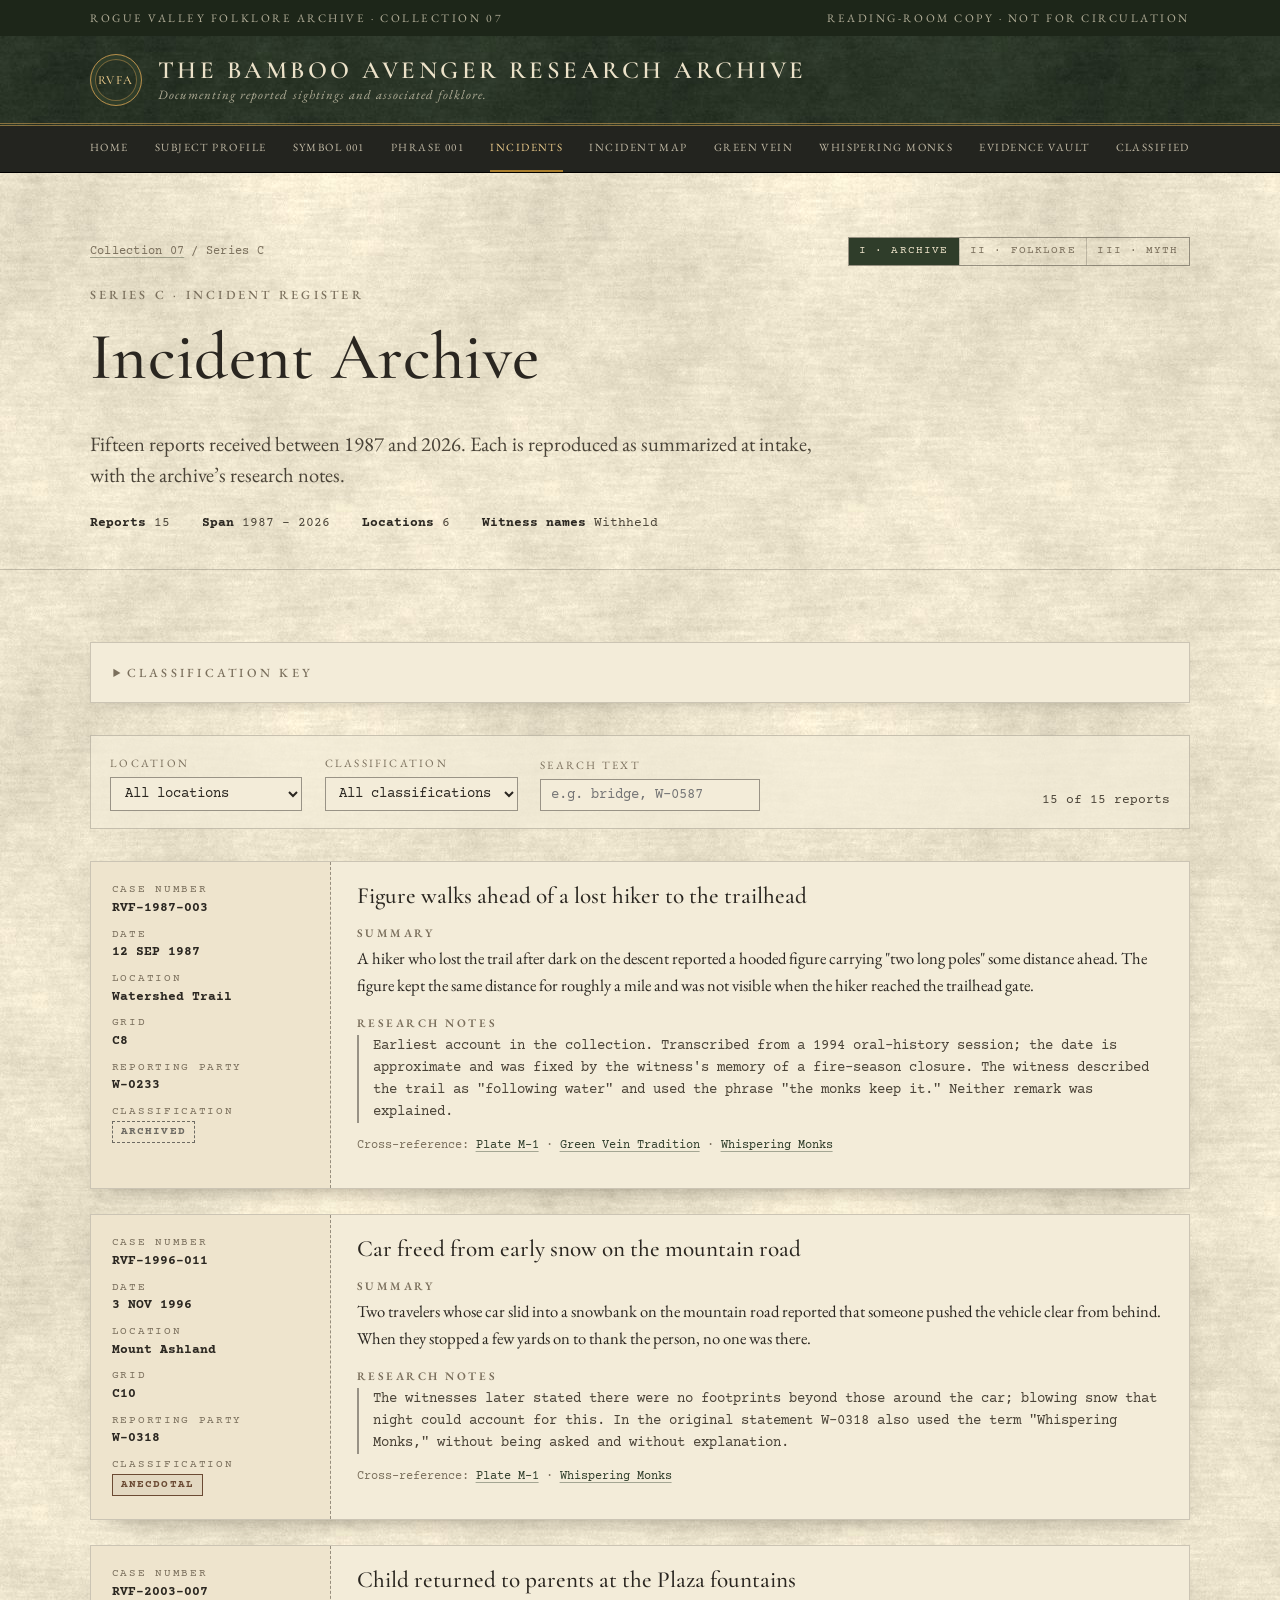
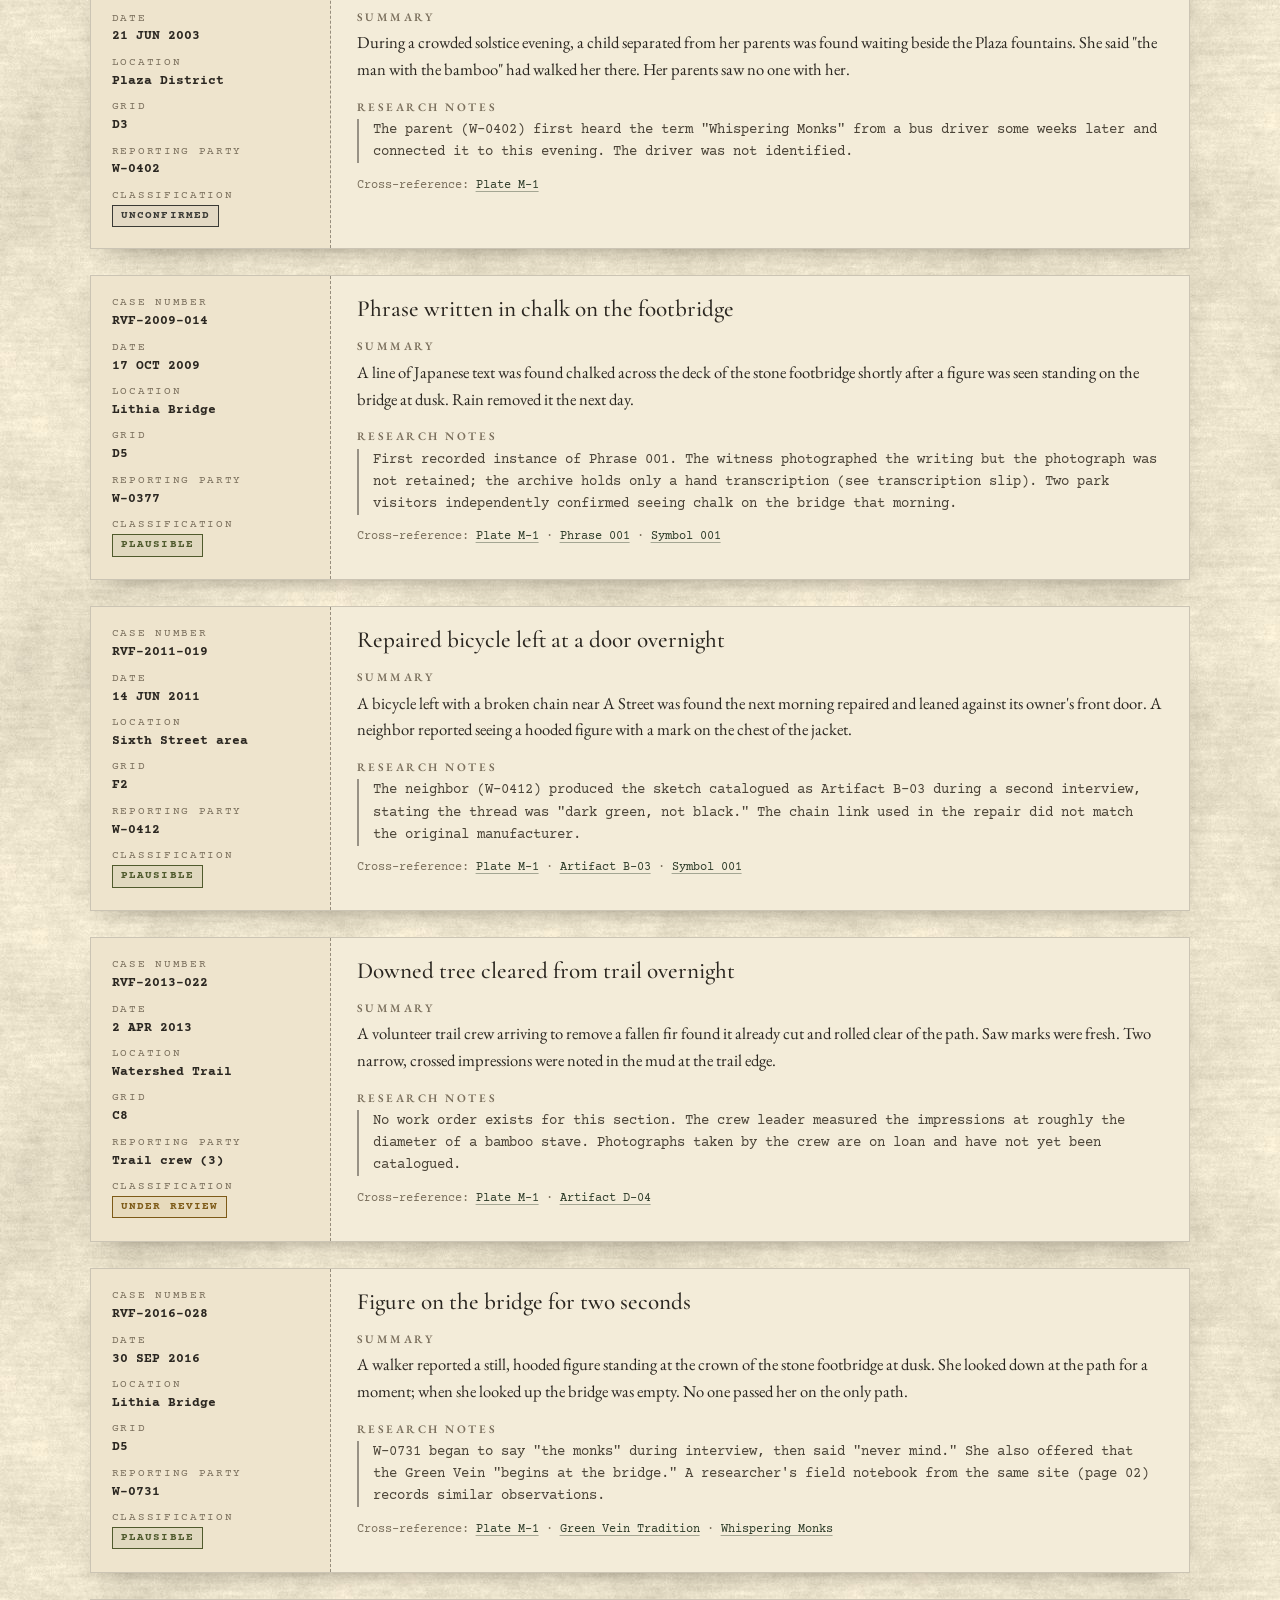
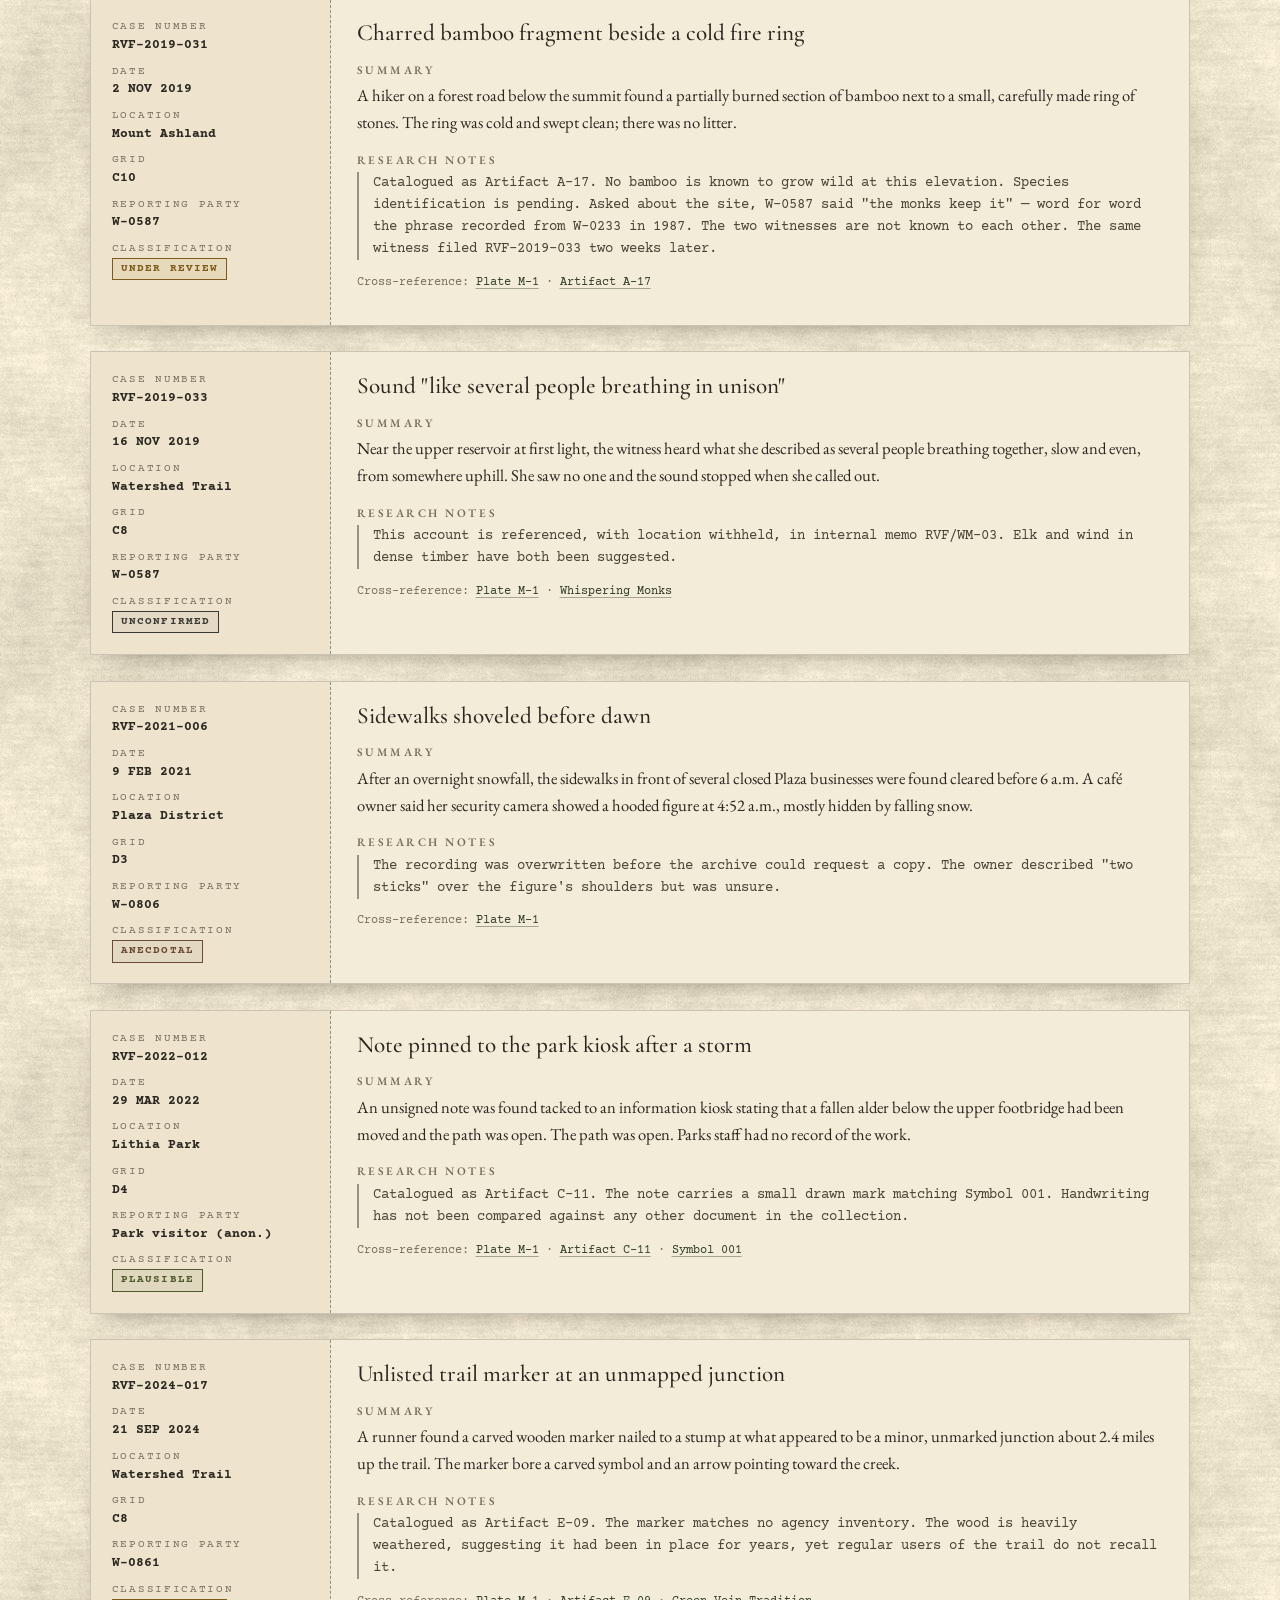
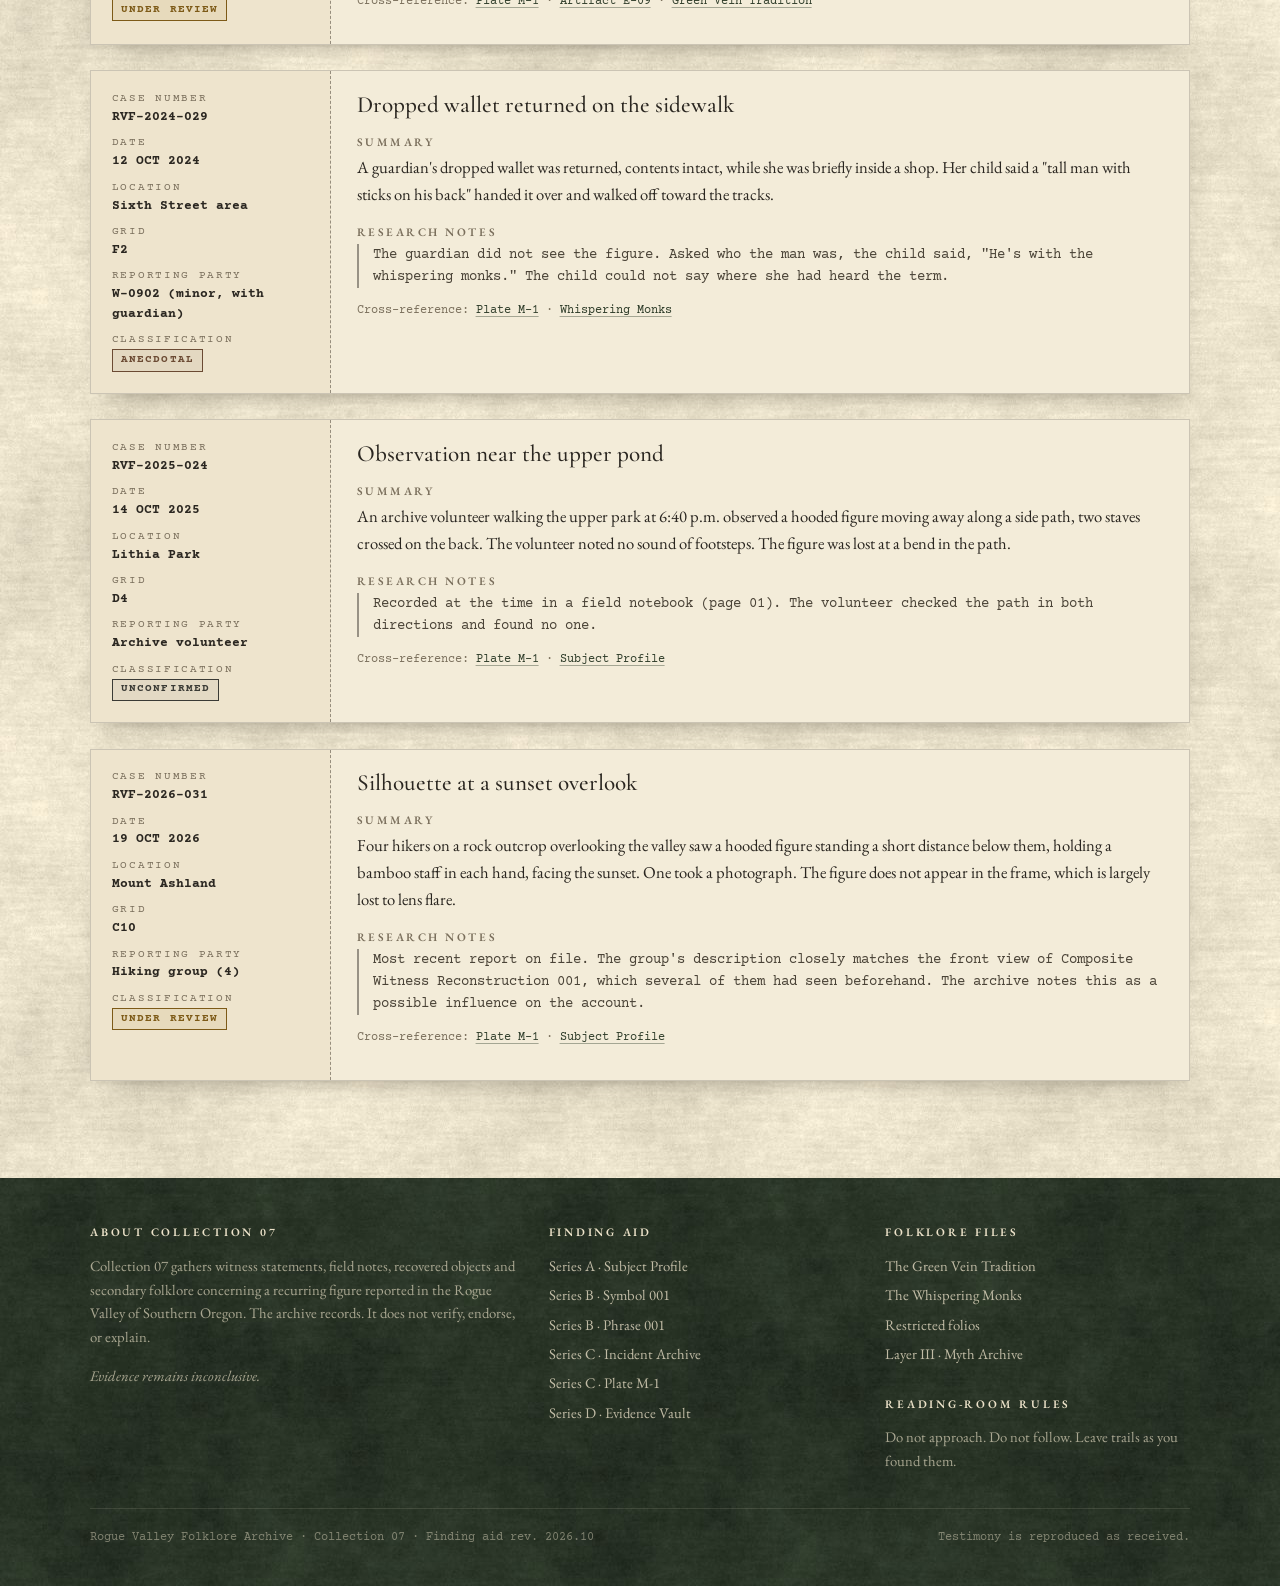
<file: incidents.html>
<!doctype html>
<html lang="en">
<head>
<meta charset="utf-8">
<meta name="viewport" content="width=device-width, initial-scale=1">
<title>Incident Archive · The Bamboo Avenger Research Archive</title>
<meta name="description" content="Fifteen incident reports concerning the Bamboo Avenger, with case numbers, dates, locations, classifications and research notes.">
<meta name="theme-color" content="#1d2619">
<meta property="og:title" content="Incident Archive · The Bamboo Avenger Research Archive">
<meta property="og:description" content="Fifteen incident reports concerning the Bamboo Avenger, with case numbers, dates, locations, classifications and research notes.">
<meta property="og:image" content="assets/images/og-preview.jpg">
<meta property="og:type" content="website">
<link rel="icon" href="assets/favicon.svg" type="image/svg+xml">

<link rel="stylesheet" href="css/archive.css">
</head>
<body>
<a class="skip" href="#main">Skip to record</a>
<div class="inst-bar"><div class="wrap"><span>Rogue Valley Folklore Archive · Collection 07</span><span>Reading-room copy · Not for circulation</span></div></div>
<header class="masthead">
  <div class="wrap">
    <a class="brand" href="index.html">
      <span class="brand-seal" aria-hidden="true">RVFA</span>
      <span class="brand-text"><span class="brand-title">The Bamboo Avenger Research Archive</span><span class="brand-sub">Documenting reported sightings and associated folklore.</span></span>
    </a>
    <button class="nav-toggle" type="button" aria-expanded="false" aria-controls="site-nav">Index</button>
  </div>
</header>
<nav class="site-nav" id="site-nav" aria-label="Collection index"><ul>
<li><a href="index.html">Home</a></li>
<li><a href="subject.html">Subject Profile</a></li>
<li><a href="symbol.html">Symbol 001</a></li>
<li><a href="phrase.html">Phrase 001</a></li>
<li><a href="incidents.html" aria-current="page">Incidents</a></li>
<li><a href="map.html">Incident Map</a></li>
<li><a href="green-vein.html">Green Vein</a></li>
<li><a href="whispering-monks.html">Whispering Monks</a></li>
<li><a href="evidence.html">Evidence Vault</a></li>
<li><a href="classified.html">Classified</a></li>
</ul></nav>
<main id="main">
<header class="record-head"><div class="wrap">
  <div class="head-row"><div class="crumbs"><a href="index.html">Collection 07</a> / Series C</div><div class="layer-strip l1" aria-label="Archive layer"><span class="on" aria-current="true">I · Archive</span><a href="green-vein.html">II · Folklore</a><a href="myth.html">III · Myth</a></div></div>
  <span class="eyebrow">Series C · Incident register</span>
  <h1>Incident Archive</h1>
  <p class="lede narrow">Fifteen reports received between 1987 and 2026. Each is reproduced as summarized at intake, with the archive’s research notes.</p>
  <div class="record-meta"><span><b>Reports</b> 15</span><span><b>Span</b> 1987 – 2026</span><span><b>Locations</b> 6</span><span><b>Witness names</b> Withheld</span></div>
</div></header>
<section class="block"><div class="wrap">
  <details class="label" style="margin-bottom:2rem">
    <summary class="smallcaps" style="cursor:pointer">Classification key</summary>
    <dl>
      <dt><span class="class-badge c-plausible">Plausible</span></dt><dd>Independent detail corroborates at least part of the account.</dd>
      <dt><span class="class-badge c-review">Under Review</span></dt><dd>Open file. Follow-up in progress.</dd>
      <dt><span class="class-badge c-unconfirmed">Unconfirmed</span></dt><dd>Single witness; no supporting material located.</dd>
      <dt><span class="class-badge c-anecdotal">Anecdotal</span></dt><dd>Received second-hand or recalled long after the fact.</dd>
      <dt><span class="class-badge c-archived">Archived</span></dt><dd>Closed. Retained for the record.</dd>
    </dl>
  </details>
  <form class="filters" onsubmit="return false" aria-label="Filter reports">
    <label>Location<select id="f-loc"><option value="">All locations</option></select></label>
    <label>Classification<select id="f-cls"><option value="">All classifications</option></select></label>
    <label>Search text<input id="f-q" type="search" placeholder="e.g. bridge, W-0587"></label>
    <span class="count" id="f-count" aria-live="polite"></span>
  </form>
  <div id="incident-list"><noscript><p>The register requires JavaScript to display.</p></noscript></div>
</div></section>

</main>
<footer class="site-footer">
  <div class="wrap">
    <div class="foot-grid">
      <div>
        <h4>About Collection 07</h4>
        <p>Collection 07 gathers witness statements, field notes, recovered objects and secondary folklore concerning a recurring figure reported in the Rogue Valley of Southern Oregon. The archive records. It does not verify, endorse, or explain.</p>
        <p><em>Evidence remains inconclusive.</em></p>
      </div>
      <div>
        <h4>Finding aid</h4>
        <ul>
          <li><a href="subject.html">Series A · Subject Profile</a></li>
          <li><a href="symbol.html">Series B · Symbol 001</a></li>
          <li><a href="phrase.html">Series B · Phrase 001</a></li>
          <li><a href="incidents.html">Series C · Incident Archive</a></li>
          <li><a href="map.html">Series C · Plate M-1</a></li>
          <li><a href="evidence.html">Series D · Evidence Vault</a></li>
        </ul>
      </div>
      <div>
        <h4>Folklore files</h4>
        <ul>
          <li><a href="green-vein.html">The Green Vein Tradition</a></li>
          <li><a href="whispering-monks.html">The Whispering Monks</a></li>
          <li><a href="classified.html">Restricted folios</a></li>
          <li><a href="myth.html">Layer III · Myth Archive</a></li>
        </ul>
        <h4 class="mt2">Reading-room rules</h4>
        <p class="mb0">Do not approach. Do not follow. Leave trails as you found them.</p>
      </div>
    </div>
    <div class="foot-base"><span>Rogue Valley Folklore Archive · Collection 07 · Finding aid rev. 2026.10</span><span>Testimony is reproduced as received.</span></div>
  </div>
</footer>
<script src="js/incidents-data.js"></script>
<script src="js/archive.js" defer></script>
</body>
</html>
</file>
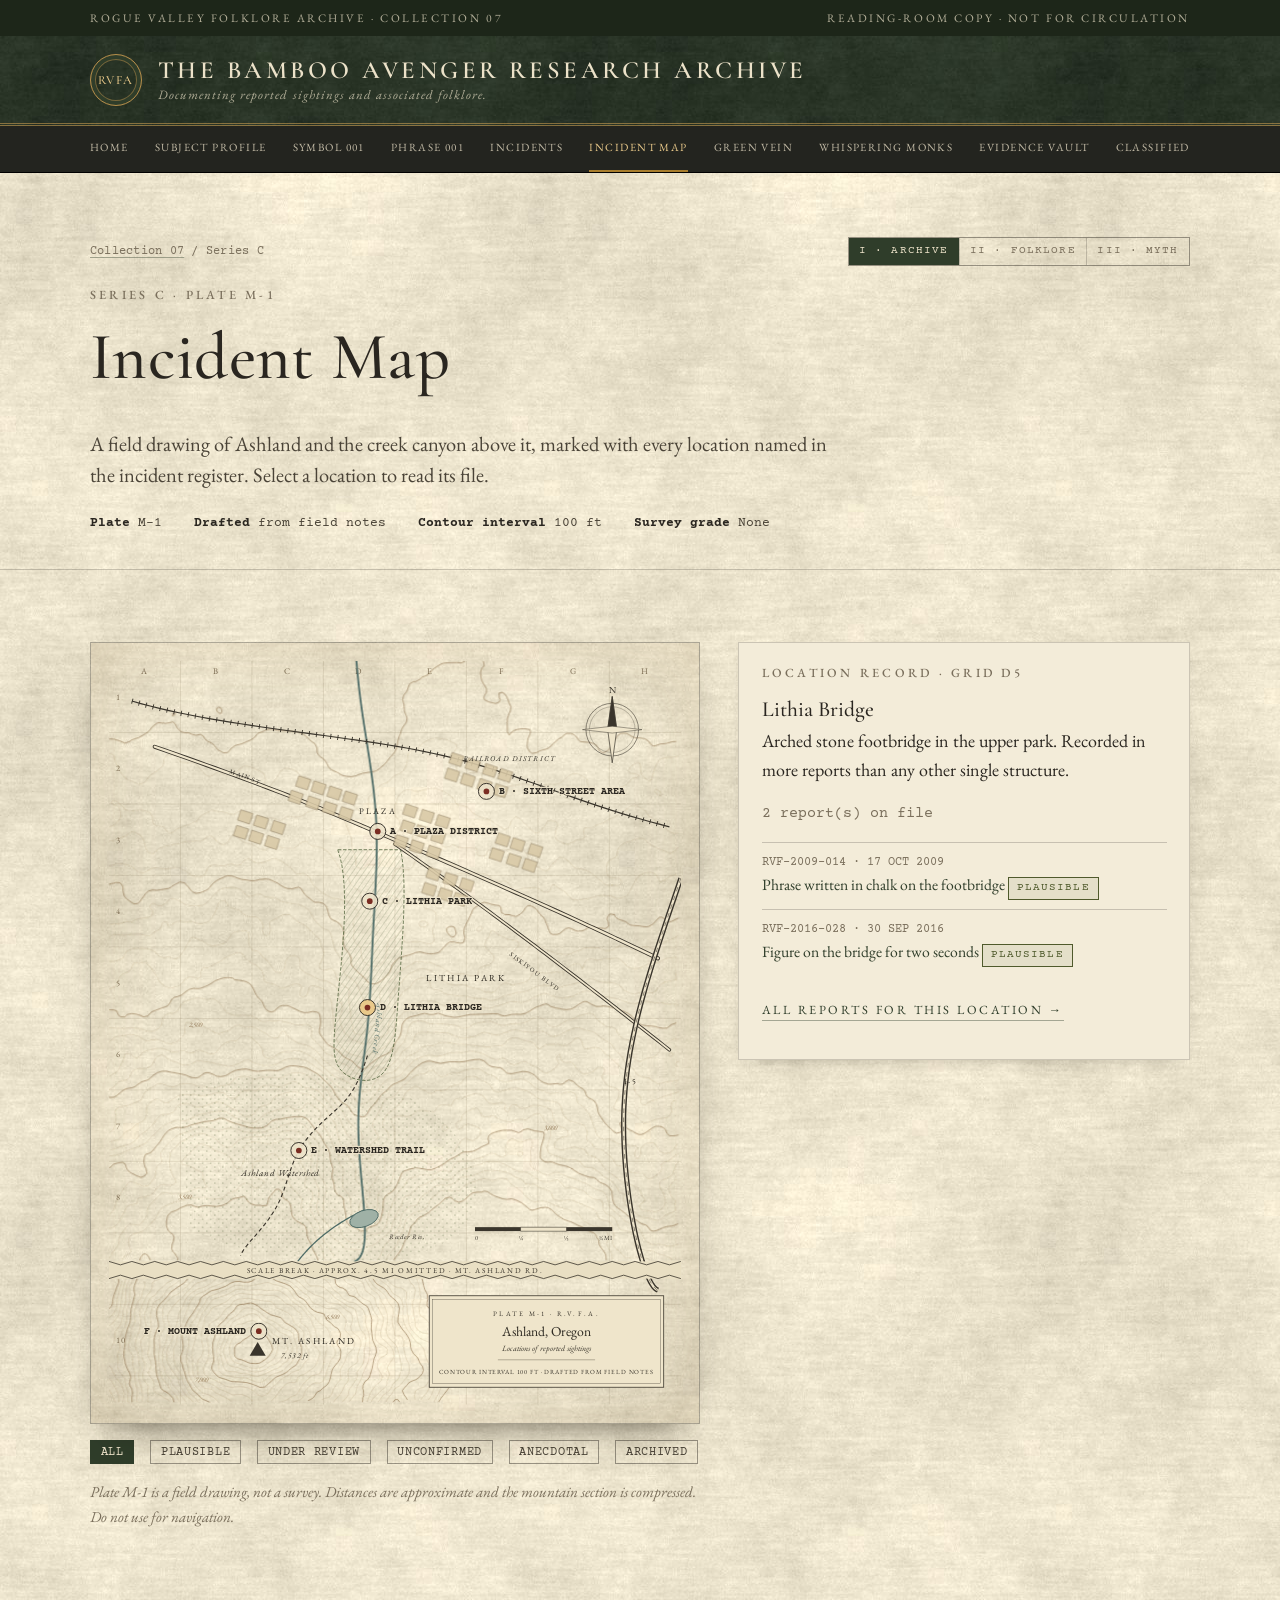
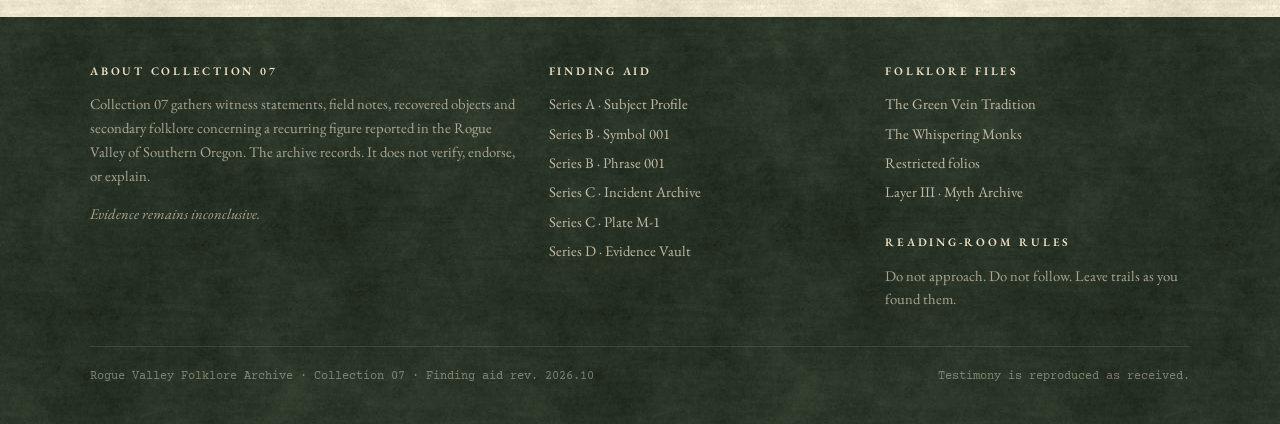
<file: map.html>
<!doctype html>
<html lang="en">
<head>
<meta charset="utf-8">
<meta name="viewport" content="width=device-width, initial-scale=1">
<title>Incident Map · The Bamboo Avenger Research Archive</title>
<meta name="description" content="Plate M-1: an interactive field map of Ashland, Oregon marking every location in the Bamboo Avenger incident register.">
<meta name="theme-color" content="#1d2619">
<meta property="og:title" content="Incident Map · The Bamboo Avenger Research Archive">
<meta property="og:description" content="Plate M-1: an interactive field map of Ashland, Oregon marking every location in the Bamboo Avenger incident register.">
<meta property="og:image" content="assets/images/og-preview.jpg">
<meta property="og:type" content="website">
<link rel="icon" href="assets/favicon.svg" type="image/svg+xml">

<link rel="stylesheet" href="css/archive.css">
</head>
<body>
<a class="skip" href="#main">Skip to record</a>
<div class="inst-bar"><div class="wrap"><span>Rogue Valley Folklore Archive · Collection 07</span><span>Reading-room copy · Not for circulation</span></div></div>
<header class="masthead">
  <div class="wrap">
    <a class="brand" href="index.html">
      <span class="brand-seal" aria-hidden="true">RVFA</span>
      <span class="brand-text"><span class="brand-title">The Bamboo Avenger Research Archive</span><span class="brand-sub">Documenting reported sightings and associated folklore.</span></span>
    </a>
    <button class="nav-toggle" type="button" aria-expanded="false" aria-controls="site-nav">Index</button>
  </div>
</header>
<nav class="site-nav" id="site-nav" aria-label="Collection index"><ul>
<li><a href="index.html">Home</a></li>
<li><a href="subject.html">Subject Profile</a></li>
<li><a href="symbol.html">Symbol 001</a></li>
<li><a href="phrase.html">Phrase 001</a></li>
<li><a href="incidents.html">Incidents</a></li>
<li><a href="map.html" aria-current="page">Incident Map</a></li>
<li><a href="green-vein.html">Green Vein</a></li>
<li><a href="whispering-monks.html">Whispering Monks</a></li>
<li><a href="evidence.html">Evidence Vault</a></li>
<li><a href="classified.html">Classified</a></li>
</ul></nav>
<main id="main">
<header class="record-head"><div class="wrap">
  <div class="head-row"><div class="crumbs"><a href="index.html">Collection 07</a> / Series C</div><div class="layer-strip l1" aria-label="Archive layer"><span class="on" aria-current="true">I · Archive</span><a href="green-vein.html">II · Folklore</a><a href="myth.html">III · Myth</a></div></div>
  <span class="eyebrow">Series C · Plate M-1</span>
  <h1>Incident Map</h1>
  <p class="lede narrow">A field drawing of Ashland and the creek canyon above it, marked with every location named in the incident register. Select a location to read its file.</p>
  <div class="record-meta"><span><b>Plate</b> M-1</span><span><b>Drafted</b> from field notes</span><span><b>Contour interval</b> 100 ft</span><span><b>Survey grade</b> None</span></div>
</div></header>
<section class="block"><div class="wrap map-exhibit">
  <div>
    <div class="map-sheet" id="field-map"><svg xmlns="http://www.w3.org/2000/svg" viewBox="0 0 1000 1300" class="field-map-svg" aria-labelledby="fm-title fm-desc">
<title id="fm-title">Field Map M-1: Ashland, Oregon — reported locations</title>
<desc id="fm-desc">Hand-drafted field map of Ashland showing Ashland Creek, Lithia Park, the Plaza District, the Sixth Street area, the Watershed Trail and, beyond a scale break, Mount Ashland.</desc>
<defs>
<pattern id="fm-hatch" width="8" height="8" patternUnits="userSpaceOnUse" patternTransform="rotate(35)"><line x1="0" y1="0" x2="0" y2="8" stroke="#55663f" stroke-width="1.1" opacity=".55"/></pattern>
<pattern id="fm-dots" width="14" height="14" patternUnits="userSpaceOnUse"><circle cx="3" cy="3" r="1.2" fill="#55663f" opacity=".45"/><circle cx="10" cy="10" r="1.2" fill="#55663f" opacity=".45"/></pattern>
<filter id="fm-rough"><feTurbulence type="fractalNoise" baseFrequency=".04" numOctaves="2" seed="3"/><feDisplacementMap in="SourceGraphic" scale="2.2"/></filter>
</defs>
<g class="fm-base" font-family="'EB Garamond', Georgia, 'Times New Roman', serif">
<g class="fm-grid" stroke="#7b6a4f" stroke-width=".6" opacity=".45">
<line x1="125" y1="0" x2="125" y2="1300"/>
<line x1="250" y1="0" x2="250" y2="1300"/>
<line x1="375" y1="0" x2="375" y2="1300"/>
<line x1="500" y1="0" x2="500" y2="1300"/>
<line x1="625" y1="0" x2="625" y2="1300"/>
<line x1="750" y1="0" x2="750" y2="1300"/>
<line x1="875" y1="0" x2="875" y2="1300"/>
<line x1="0" y1="125" x2="1000" y2="125"/>
<line x1="0" y1="250" x2="1000" y2="250"/>
<line x1="0" y1="375" x2="1000" y2="375"/>
<line x1="0" y1="500" x2="1000" y2="500"/>
<line x1="0" y1="625" x2="1000" y2="625"/>
<line x1="0" y1="750" x2="1000" y2="750"/>
<line x1="0" y1="875" x2="1000" y2="875"/>
<line x1="0" y1="1000" x2="1000" y2="1000"/>
<line x1="0" y1="1125" x2="1000" y2="1125"/>
<line x1="0" y1="1250" x2="1000" y2="1250"/>
</g>
<g fill="#6b5a40" font-size="15" letter-spacing="2" opacity=".85">
<text x="62" y="22" text-anchor="middle">A</text>
<text x="187" y="22" text-anchor="middle">B</text>
<text x="312" y="22" text-anchor="middle">C</text>
<text x="437" y="22" text-anchor="middle">D</text>
<text x="562" y="22" text-anchor="middle">E</text>
<text x="687" y="22" text-anchor="middle">F</text>
<text x="812" y="22" text-anchor="middle">G</text>
<text x="937" y="22" text-anchor="middle">H</text>
<text x="12" y="68">1</text>
<text x="12" y="193">2</text>
<text x="12" y="318">3</text>
<text x="12" y="443">4</text>
<text x="12" y="568">5</text>
<text x="12" y="693">6</text>
<text x="12" y="818">7</text>
<text x="12" y="943">8</text>
<text x="12" y="1068">9</text>
<text x="12" y="1193">10</text>
</g>
<g fill="none" stroke="#8a6e4b" filter="url(#fm-rough)">
<path d="M654.7,0.0 L656.0,7.3 L656.0,8.1 L652.0,13.0 L649.5,20.0 L650.4,28.0 L652.0,34.8 L654.9,40.0 L657.5,44.0 L660.0,48.3 L660.0,55.1 L656.7,60.0 L655.4,64.0 L656.6,68.0 L664.0,71.5 L668.0,72.6 L676.0,74.3 L682.0,72.0 L684.3,68.0 L682.5,64.0 L682.0,56.0 L688.0,55.2 L692.0,57.6 L696.0,63.3 L697.9,68.0 L700.0,74.1 L702.9,80.0 L701.5,88.0 L699.5,92.0 L696.8,100.0 L696.3,108.0 L696.6,116.0 L696.6,124.0 L700.0,129.4 L704.0,124.5 L708.0,121.7 L712.5,120.0 L720.0,118.7 L728.0,118.6 L735.7,120.0 L737.1,124.0 L736.0,128.2 L732.6,136.0 L732.0,140.0 L731.1,148.0 L732.0,152.8 L736.0,158.8 L740.0,161.7 L748.0,160.1 L752.0,157.9 L756.8,156.0 L764.0,154.2 L768.9,152.0 L773.3,148.0 L777.7,144.0 L781.7,140.0 L786.7,136.0 L792.0,133.1 L796.0,129.4 L800.0,126.7 L808.0,126.6 L812.0,128.2 L816.9,132.0 L820.0,136.6 L824.0,141.0 L832.0,141.7 L840.0,142.4 L846.3,144.0 L852.0,146.9 L855.3,152.0 L857.3,156.0 L861.2,160.0 L866.0,160.0 L872.0,156.6 L876.0,152.8 L879.7,148.0 L881.4,144.0 L884.0,138.6 L888.0,132.3 L892.0,128.2 L896.0,126.4 L904.0,126.3 L908.0,128.1 L914.3,132.0 L920.0,134.5 L928.0,134.6 L936.0,135.7 L940.0,137.6 L944.0,141.0 L948.0,146.4 L952.0,148.8 L956.3,148.0 L964.0,145.0 L972.0,144.6 L976.0,143.8 L984.0,141.3 L992.0,140.8" stroke-width="1.4" opacity="0.75"/>
<path d="M0.0,136.2 L8.0,136.6 L16.0,138.8 L20.0,140.3 L28.0,143.7 L36.0,140.7 L40.0,138.0 L45.0,136.0 L52.0,133.9 L56.0,131.7 L62.1,128.0 L68.0,124.4 L72.0,120.0 L75.1,116.0 L79.1,112.0 L84.0,108.7 L88.0,107.9 L92.0,108.5 L100.0,109.0 L105.6,108.0 L112.0,106.6 L116.0,110.3 L118.6,116.0 L121.8,120.0 L126.4,124.0 L132.0,125.4 L140.0,125.8 L144.4,128.0 L152.0,130.0 L160.0,128.3 L165.5,132.0 L168.0,136.5 L172.0,140.1 L180.0,143.8 L184.0,147.3 L187.3,152.0 L191.5,156.0 L196.0,158.3 L200.0,160.6 L207.7,160.0 L211.1,156.0 L214.6,152.0 L220.0,148.2 L224.0,146.8 L232.0,144.9 L236.0,143.0 L243.2,140.0 L248.0,137.8 L252.0,135.6 L256.1,132.0 L260.0,126.7 L267.1,124.0 L272.0,122.1 L276.1,120.0 L284.0,119.0 L288.2,120.0 L296.0,121.3 L304.0,121.8 L312.0,122.2 L320.0,122.6 L328.0,123.8 L332.0,125.1 L339.8,128.0 L344.0,131.3 L348.0,135.1 L352.0,138.9 L356.0,142.0 L360.0,144.6 L363.6,152.0 L364.0,160.0 L365.9,164.0 L370.2,168.0 L376.0,172.0 L379.2,176.0 L381.5,180.0 L384.0,185.2 L388.0,189.9 L392.5,192.0 L400.0,195.2 L404.0,197.9 L408.0,200.1 L416.0,201.8 L424.0,202.4 L432.0,200.7 L436.0,198.8 L444.0,196.2 L448.0,195.6 L456.0,194.4 L464.0,193.1 L468.0,191.6 L473.0,188.0 L478.0,184.0 L482.5,180.0 L485.9,176.0 L488.8,172.0 L492.0,167.9 L496.0,163.6 L500.0,158.9 L502.8,152.0 L504.0,145.8 L505.1,140.0 L507.5,132.0 L509.2,128.0 L511.8,120.0 L513.6,116.0 L516.6,112.0 L520.0,107.2 L521.3,100.0 L520.0,96.0 L516.6,88.0 L516.1,80.0 L515.9,76.0 L513.5,68.0 L515.2,60.0 L518.5,56.0 L521.3,52.0 L524.0,44.2 L525.9,40.0 L532.0,36.2 L536.3,36.0 L543.7,32.0 L547.8,28.0 L552.0,26.5 L558.2,24.0 L562.0,20.0 L565.0,16.0 L569.7,12.0 L576.0,8.1 L580.0,5.7 L584.5,4.0 L592.0,3.1 L600.0,2.8 L608.0,2.7 L616.0,3.4 L623.2,0.0" stroke-width="1.4" opacity="0.75"/>
<path d="M188.0,83.7 L192.0,80.9 L196.0,82.7 L196.7,84.0 L197.4,88.0 L196.0,91.7 L192.0,91.0 L189.1,88.0 L188.0,85.0 L187.8,84.0 L188.0,83.7" stroke-width="1.4" opacity="0.75"/>
<path d="M112.0,91.0 L116.0,91.7 L116.1,92.0 L116.0,92.3 L112.4,96.0 L112.0,96.5 L111.3,96.0 L110.6,92.0 L112.0,91.0" stroke-width="1.4" opacity="0.75"/>
<path d="M0.0,162.2 L6.9,164.0 L9.4,168.0 L10.8,176.0 L12.8,180.0 L16.0,185.6 L19.1,192.0 L21.1,196.0 L24.0,200.0 L28.0,204.3 L34.3,208.0 L40.0,210.0 L44.2,212.0 L52.0,215.7 L60.0,213.6 L64.0,210.6 L68.0,204.7 L71.9,200.0 L76.0,197.4 L80.0,194.8 L84.0,191.8 L88.8,188.0 L93.9,184.0 L95.9,176.0 L96.0,172.0 L100.0,165.5 L104.0,163.8 L112.0,163.4 L116.0,165.4 L120.0,170.5 L124.0,175.3 L128.0,177.3 L136.0,177.9 L144.0,176.6 L151.3,180.0 L156.0,183.9 L159.1,188.0 L161.7,192.0 L165.5,196.0 L170.5,200.0 L176.0,202.1 L181.6,200.0 L186.7,196.0 L192.0,194.5 L196.9,196.0 L204.0,199.7 L208.0,200.2 L212.0,199.0 L217.2,196.0 L224.0,192.8 L228.0,189.8 L232.0,186.1 L236.0,184.0 L240.0,184.1 L248.0,185.4 L254.5,188.0 L260.0,191.0 L264.0,192.7 L269.5,196.0 L272.1,200.0 L273.7,208.0 L272.0,212.7 L268.0,219.0 L268.0,221.2 L276.0,222.0 L280.2,220.0 L284.1,216.0 L288.0,210.8 L292.0,206.3 L295.9,200.0 L298.1,196.0 L300.5,192.0 L307.7,188.0 L312.0,187.7 L316.0,188.4 L324.0,190.6 L328.0,193.0 L332.0,197.8 L336.0,202.0 L344.0,203.1 L348.0,204.9 L352.0,209.7 L356.0,212.9 L361.5,216.0 L368.0,219.1 L372.0,220.7 L380.0,221.5 L388.0,221.9 L394.0,224.0 L400.0,227.1 L404.0,230.1 L408.0,234.3 L412.0,239.2 L416.0,243.4 L420.0,246.3 L424.0,248.9 L428.0,252.4 L432.0,256.5 L436.0,260.1 L441.6,264.0 L445.9,268.0 L449.8,268.0 L452.0,263.8 L453.7,256.0 L453.7,248.0 L453.6,240.0 L456.0,236.0 L460.3,232.0 L464.0,228.0 L468.0,223.4 L472.0,219.3 L476.9,216.0 L484.0,213.3 L488.0,211.4 L492.0,207.6 L496.0,202.9 L500.4,200.0 L508.0,196.9 L512.0,194.4 L516.0,189.8 L519.2,184.0 L520.8,180.0 L521.9,172.0 L522.8,164.0 L524.8,160.0 L530.3,156.0 L536.0,154.1 L540.6,152.0 L544.8,148.0 L548.0,143.9 L554.5,140.0 L560.0,137.6 L564.0,135.8 L572.0,134.4 L579.6,136.0 L584.0,136.5 L592.0,137.5 L596.0,140.2 L604.0,143.8 L608.0,146.6 L608.6,152.0 L605.4,156.0 L602.8,160.0 L603.9,168.0 L604.1,172.0 L606.5,180.0 L607.7,188.0 L608.0,192.2 L611.9,200.0 L616.0,202.1 L624.0,200.6 L628.0,197.2 L632.0,195.5 L640.0,195.4 L648.0,194.0 L652.0,198.8 L652.4,204.0 L653.8,212.0 L656.0,218.3 L658.1,224.0 L660.4,228.0 L664.2,232.0 L672.0,235.8 L676.0,236.3 L684.0,236.9 L692.0,236.8 L695.1,232.0 L694.6,224.0 L696.0,219.9 L704.0,217.7 L712.0,216.8 L716.4,216.0 L724.0,215.0 L732.0,215.7 L736.0,216.6 L743.4,220.0 L748.0,220.2 L752.0,219.3 L760.0,217.1 L764.3,216.0 L772.0,215.7 L776.0,216.2 L780.2,216.0 L788.0,213.7 L792.0,211.3 L796.4,208.0 L800.5,204.0 L804.6,200.0 L812.0,196.7 L820.0,197.8 L824.9,200.0 L832.0,203.4 L836.0,206.8 L836.3,212.0 L838.1,220.0 L844.0,224.0 L848.0,225.7 L852.2,228.0 L860.0,231.1 L868.0,228.3 L872.0,226.4 L880.0,225.6 L888.0,227.2 L892.0,222.6 L896.0,219.9 L904.0,216.7 L908.0,213.2 L912.0,208.2 L916.0,204.9 L923.0,204.0 L927.1,200.0 L920.0,197.1 L912.0,196.4 L908.3,192.0 L912.0,185.0 L916.0,181.5 L920.0,178.5 L928.0,178.5 L929.4,184.0 L929.5,192.0 L932.0,199.9 L936.0,203.6 L940.0,207.1 L944.0,209.5 L948.8,208.0 L950.6,200.0 L952.0,194.9 L954.2,188.0 L956.0,183.6 L960.0,176.5 L964.0,172.3 L968.0,170.0 L976.0,168.6 L984.0,168.5 L988.0,167.7 L996.0,166.2" stroke-width="0.6" opacity="0.45"/>
<path d="M956.0,224.1 L953.4,228.0 L956.0,230.9 L957.1,232.0 L960.0,233.8 L963.6,236.0 L964.0,236.2 L965.0,236.0 L965.9,232.0 L964.0,229.2 L963.1,228.0 L960.0,225.9 L956.0,224.1" stroke-width="0.6" opacity="0.45"/>
<path d="M0.0,290.2 L6.4,288.0 L11.8,284.0 L15.8,280.0 L18.9,276.0 L20.9,272.0 L20.5,264.0 L19.2,260.0 L16.0,254.1 L9.2,252.0 L4.0,248.3 L4.0,246.5 L8.0,244.0 L12.0,245.2 L17.0,248.0 L21.5,252.0 L25.4,256.0 L28.7,260.0 L36.0,262.7 L44.0,261.2 L52.0,260.5 L60.0,261.3 L68.0,263.8 L72.0,265.7 L75.5,272.0 L76.0,276.0 L77.4,284.0 L81.5,288.0 L88.0,288.9 L96.0,290.2 L99.6,296.0 L104.0,299.8 L108.0,300.3 L112.0,299.4 L116.0,295.9 L121.8,292.0 L128.0,289.6 L133.5,288.0 L140.0,285.9 L144.0,284.0 L152.0,280.7 L156.0,277.3 L159.3,272.0 L164.0,268.6 L168.0,267.0 L173.3,264.0 L180.0,260.5 L188.0,263.0 L196.0,264.0 L200.0,264.0 L208.0,266.6 L212.0,268.4 L219.0,268.0 L224.0,265.1 L228.0,262.9 L236.0,262.8 L238.8,268.0 L240.3,272.0 L248.0,275.2 L255.5,272.0 L260.0,271.8 L264.0,272.6 L272.0,273.7 L280.0,274.2 L288.0,275.4 L292.0,276.8 L300.0,279.6 L305.0,276.0 L310.9,272.0 L314.5,272.0 L320.0,272.7 L328.0,273.4 L335.5,272.0 L340.0,269.8 L344.0,266.8 L348.0,263.5 L356.0,261.1 L360.3,260.0 L368.0,256.2 L372.0,252.8 L376.0,251.1 L380.6,252.0 L384.2,256.0 L388.0,263.0 L392.0,266.6 L396.0,268.5 L404.0,269.2 L409.3,272.0 L412.0,278.6 L413.6,284.0 L416.0,289.8 L418.5,296.0 L420.0,300.4 L423.2,308.0 L424.4,312.0 L424.7,320.0 L425.7,328.0 L428.0,333.7 L430.0,340.0 L431.3,348.0 L431.4,356.0 L434.5,360.0 L440.0,363.6 L444.0,364.0 L447.9,360.0 L451.5,356.0 L456.0,355.5 L460.0,356.2 L468.0,356.2 L472.0,353.5 L474.0,348.0 L476.0,343.6 L480.0,337.3 L481.7,332.0 L484.0,326.2 L488.0,322.0 L492.0,318.8 L496.0,314.7 L499.1,308.0 L500.7,304.0 L504.0,298.5 L508.0,293.1 L510.2,288.0 L508.1,280.0 L504.6,276.0 L501.4,272.0 L499.6,268.0 L498.8,260.0 L500.0,254.1 L501.8,248.0 L504.0,240.8 L506.4,236.0 L509.7,232.0 L514.7,228.0 L520.0,225.2 L528.0,225.1 L535.4,228.0 L540.0,228.1 L544.0,226.9 L552.0,224.5 L556.3,224.0 L564.0,222.8 L572.0,223.3 L576.0,224.9 L584.0,227.4 L588.0,229.7 L592.0,232.4 L597.3,236.0 L602.1,240.0 L605.0,244.0 L608.0,250.5 L612.0,252.4 L620.0,253.2 L627.4,256.0 L631.3,260.0 L634.4,264.0 L639.6,268.0 L644.0,270.3 L648.0,272.4 L656.0,274.3 L662.0,276.0 L668.0,278.8 L672.0,281.9 L676.0,285.2 L680.9,288.0 L686.9,292.0 L692.0,295.1 L697.8,292.0 L700.4,288.0 L703.8,280.0 L706.9,276.0 L712.0,272.2 L719.4,276.0 L722.8,280.0 L727.0,284.0 L731.5,288.0 L735.2,292.0 L738.8,296.0 L744.0,300.0 L748.0,300.8 L752.0,299.6 L756.0,295.2 L760.0,291.0 L764.0,285.9 L767.3,280.0 L772.0,278.6 L779.4,280.0 L784.0,282.9 L784.5,288.0 L782.8,292.0 L780.5,300.0 L780.3,308.0 L784.0,313.7 L789.3,316.0 L796.0,319.1 L800.0,320.5 L804.9,320.0 L812.0,316.2 L816.0,313.5 L822.3,312.0 L828.0,311.4 L833.2,308.0 L831.1,304.0 L829.6,296.0 L832.0,291.5 L838.0,292.0 L842.7,292.0 L848.0,289.9 L852.0,286.9 L860.0,284.3 L864.0,283.5 L869.3,280.0 L875.1,276.0 L880.0,274.8 L886.3,272.0 L891.6,268.0 L896.0,266.1 L900.6,264.0 L904.8,260.0 L908.3,256.0 L916.0,252.1 L924.0,254.1 L928.2,256.0 L935.7,260.0 L939.2,264.0 L941.6,268.0 L945.0,272.0 L952.0,275.9 L956.0,279.1 L960.0,282.8 L964.0,285.8 L968.1,288.0 L973.7,292.0 L976.7,296.0 L983.2,300.0 L988.0,301.1 L996.0,301.0" stroke-width="0.6" opacity="0.45"/>
<path d="M0.0,314.7 L8.0,314.1 L13.7,312.0 L20.0,309.6 L24.0,307.8 L31.4,304.0 L36.0,300.6 L40.0,298.6 L45.4,300.0 L52.0,302.9 L56.0,305.9 L60.0,311.6 L61.4,316.0 L63.1,324.0 L64.6,328.0 L68.0,333.9 L72.0,336.6 L78.6,336.0 L83.0,332.0 L86.9,328.0 L92.0,326.1 L98.0,324.0 L104.0,322.3 L112.0,321.0 L117.8,320.0 L124.0,318.7 L132.0,316.3 L136.0,315.2 L144.0,315.0 L152.0,314.6 L160.0,315.2 L166.2,312.0 L171.1,308.0 L176.0,305.5 L182.0,308.0 L185.3,312.0 L189.1,316.0 L194.2,320.0 L200.0,321.3 L204.0,319.3 L208.4,316.0 L212.0,309.6 L215.7,304.0 L216.6,304.0 L224.0,307.5 L228.0,310.8 L232.0,314.3 L236.0,316.9 L244.0,319.3 L248.0,320.4 L256.0,323.9 L260.0,326.7 L264.0,329.1 L272.0,330.0 L276.9,328.0 L284.0,325.6 L292.0,325.4 L300.0,326.0 L308.0,327.1 L316.0,327.7 L324.0,327.3 L329.3,324.0 L332.8,320.0 L338.9,316.0 L344.0,315.6 L348.0,317.5 L352.0,321.5 L356.0,324.0 L364.0,324.6 L372.0,326.6 L376.0,328.7 L380.6,332.0 L385.2,336.0 L388.3,340.0 L392.0,345.6 L396.0,350.9 L399.3,356.0 L400.9,360.0 L404.3,364.0 L409.2,368.0 L413.2,372.0 L416.5,376.0 L420.0,383.1 L421.8,388.0 L424.2,392.0 L428.1,396.0 L435.7,400.0 L439.5,404.0 L440.0,408.0 L441.3,416.0 L444.1,420.0 L448.7,424.0 L453.7,424.0 L458.3,420.0 L460.0,414.3 L464.0,409.8 L468.0,407.6 L476.0,407.6 L484.0,405.2 L486.8,400.0 L489.3,396.0 L492.1,392.0 L495.0,384.0 L496.0,379.7 L497.3,372.0 L500.0,365.9 L504.0,362.8 L512.0,362.9 L516.0,364.9 L524.0,365.1 L528.0,363.0 L532.0,358.8 L534.6,352.0 L536.0,347.7 L539.0,340.0 L535.4,336.0 L530.9,332.0 L529.7,324.0 L529.8,316.0 L530.8,308.0 L532.0,303.9 L536.0,298.5 L541.0,296.0 L548.0,294.4 L556.0,294.8 L560.0,296.2 L568.0,299.8 L572.0,301.3 L576.5,304.0 L578.2,312.0 L579.7,320.0 L583.9,324.0 L588.0,326.1 L596.0,324.4 L600.0,321.1 L607.5,324.0 L612.0,325.9 L620.0,327.0 L628.0,326.6 L636.0,327.2 L643.4,328.0 L644.1,332.0 L643.8,336.0 L645.0,340.0 L652.0,341.2 L659.0,340.0 L660.6,336.0 L664.0,330.1 L669.0,328.0 L674.4,328.0 L680.0,329.4 L688.0,330.9 L696.0,330.8 L704.0,329.4 L708.0,326.7 L716.0,324.9 L721.8,328.0 L726.4,332.0 L729.6,336.0 L732.2,340.0 L733.6,348.0 L736.0,352.7 L740.0,356.3 L748.0,359.6 L752.0,361.4 L756.1,364.0 L764.0,367.2 L769.4,364.0 L772.0,358.5 L776.0,354.2 L780.0,350.9 L784.0,346.2 L788.0,343.3 L794.2,344.0 L800.0,347.4 L804.0,350.8 L808.0,354.7 L811.9,360.0 L816.0,362.2 L824.0,363.3 L828.0,364.1 L836.0,367.2 L840.0,368.7 L845.1,372.0 L849.3,376.0 L854.5,380.0 L860.0,384.0 L863.8,388.0 L868.0,391.3 L872.0,392.4 L879.9,392.0 L881.1,392.0 L888.0,392.6 L892.7,392.0 L896.0,388.0 L896.0,383.9 L891.8,380.0 L884.0,379.2 L876.0,378.3 L872.0,375.5 L870.5,368.0 L870.4,360.0 L872.0,352.0 L875.2,348.0 L880.0,345.9 L884.6,344.0 L888.0,340.0 L889.6,332.0 L892.0,325.4 L896.0,322.0 L900.0,318.9 L906.9,316.0 L912.0,315.2 L919.4,312.0 L924.0,310.5 L932.0,309.9 L936.6,312.0 L940.6,316.0 L945.1,320.0 L951.7,324.0 L956.0,325.9 L960.0,328.1 L968.0,331.2 L972.0,332.4 L979.0,336.0 L982.3,336.0 L988.0,333.6 L992.0,329.4 L996.0,325.2" stroke-width="0.6" opacity="0.45"/>
<path d="M492.0,409.7 L488.6,412.0 L488.0,413.0 L487.1,416.0 L486.3,420.0 L487.6,424.0 L488.0,424.2 L492.0,424.2 L492.4,424.0 L496.0,422.4 L500.0,421.1 L503.2,420.0 L504.0,418.5 L504.6,416.0 L504.0,415.4 L500.0,413.0 L498.4,412.0 L496.0,410.9 L492.0,409.7" stroke-width="0.6" opacity="0.45"/>
<path d="M0.0,358.1 L8.0,356.3 L12.0,355.4 L20.0,354.2 L28.0,355.7 L32.0,356.5 L40.0,359.7 L44.0,363.0 L48.0,366.8 L52.0,369.3 L60.0,370.4 L65.2,368.0 L71.6,364.0 L76.0,361.9 L84.0,361.8 L92.0,363.1 L100.0,363.5 L108.0,362.1 L116.0,360.8 L124.0,363.1 L128.0,364.4 L135.3,368.0 L140.0,371.4 L144.0,374.3 L148.0,376.5 L156.0,377.8 L164.0,376.3 L168.0,373.1 L170.2,368.0 L172.0,363.0 L176.0,358.4 L184.0,356.4 L192.0,358.0 L200.0,358.4 L208.0,356.3 L212.0,355.3 L217.7,356.0 L224.0,357.8 L230.4,356.0 L234.1,352.0 L236.7,348.0 L244.0,345.3 L248.7,348.0 L254.5,352.0 L260.0,353.7 L268.0,352.4 L272.0,351.3 L279.3,348.0 L284.0,346.1 L292.0,346.3 L297.0,348.0 L304.0,351.7 L308.0,354.4 L312.0,357.5 L316.0,360.5 L320.6,364.0 L324.0,368.6 L328.0,372.3 L334.4,372.0 L340.0,371.3 L344.0,372.9 L348.4,376.0 L352.0,380.4 L354.9,388.0 L357.1,392.0 L361.6,396.0 L366.4,400.0 L370.8,404.0 L376.0,407.2 L380.0,409.3 L384.5,412.0 L392.0,415.0 L400.0,415.7 L404.0,416.5 L412.0,419.4 L416.0,420.7 L421.5,424.0 L426.2,428.0 L430.1,432.0 L433.7,436.0 L436.6,440.0 L436.0,444.0 L431.6,448.0 L427.2,452.0 L426.7,460.0 L428.2,464.0 L429.3,472.0 L428.0,480.0 L428.6,488.0 L432.0,494.9 L436.0,497.1 L440.0,501.3 L441.4,508.0 L441.8,516.0 L443.9,524.0 L448.0,527.8 L452.0,531.1 L456.0,533.7 L464.0,534.3 L472.0,533.4 L476.0,529.9 L480.0,525.3 L483.5,520.0 L484.3,516.0 L485.1,508.0 L486.2,500.0 L488.0,492.8 L491.8,488.0 L496.0,485.6 L500.0,483.5 L504.0,479.8 L508.0,473.6 L512.0,471.1 L516.0,473.8 L517.3,480.0 L515.4,484.0 L516.0,490.4 L520.0,492.6 L524.9,492.0 L532.0,490.7 L540.0,490.6 L548.0,491.7 L552.0,493.0 L560.0,494.9 L567.1,492.0 L568.9,488.0 L568.0,480.2 L566.5,476.0 L565.7,468.0 L568.1,464.0 L571.9,456.0 L572.4,452.0 L572.1,444.0 L571.4,440.0 L565.5,436.0 L560.0,433.9 L552.0,432.7 L550.4,428.0 L552.0,423.5 L554.0,416.0 L556.0,408.1 L560.0,404.1 L564.0,402.5 L572.0,402.7 L579.6,404.0 L580.8,404.0 L587.5,400.0 L587.0,392.0 L588.0,386.8 L592.0,380.4 L596.0,377.6 L600.0,375.8 L608.0,372.8 L612.0,371.4 L620.0,371.5 L628.0,371.9 L636.0,370.8 L644.0,371.6 L648.0,372.9 L655.9,372.0 L656.1,372.0 L664.0,376.0 L668.0,379.9 L672.0,383.9 L676.0,385.9 L684.0,385.7 L692.0,384.7 L698.1,388.0 L700.7,392.0 L704.0,397.6 L708.0,400.4 L713.2,400.0 L720.0,398.3 L728.0,397.2 L736.0,396.8 L744.0,396.0 L752.0,398.2 L756.0,401.5 L760.0,404.1 L768.0,404.2 L771.8,400.0 L773.2,396.0 L776.0,391.5 L780.0,392.0 L784.5,396.0 L791.4,400.0 L796.0,402.6 L800.0,406.3 L804.0,411.5 L808.0,414.9 L812.0,417.2 L820.0,418.2 L828.0,416.3 L833.9,416.0 L840.0,415.0 L848.0,412.4 L852.0,411.3 L860.0,409.9 L868.0,410.2 L876.0,410.8 L880.1,412.0 L888.0,414.8 L896.0,414.3 L903.4,412.0 L908.0,408.1 L910.2,404.0 L912.1,400.0 L916.0,392.8 L918.7,388.0 L921.0,384.0 L924.0,379.2 L928.0,374.6 L932.6,372.0 L940.0,370.0 L948.0,369.1 L954.8,372.0 L958.4,376.0 L960.3,380.0 L964.0,386.0 L969.8,384.0 L976.0,380.4 L980.0,377.4 L984.0,375.1 L992.0,373.2" stroke-width="0.6" opacity="0.45"/>
<path d="M576.0,410.4 L572.0,415.7 L569.5,420.0 L569.4,428.0 L572.5,432.0 L580.0,434.1 L584.0,429.5 L586.3,424.0 L586.5,416.0 L584.0,411.0 L576.0,410.4" stroke-width="0.6" opacity="0.45"/>
<path d="M544.0,456.0 L548.0,454.9 L552.0,455.2 L554.1,456.0 L556.0,457.7 L557.6,460.0 L556.0,462.7 L554.5,464.0 L552.0,464.8 L548.0,465.2 L544.0,464.1 L543.9,464.0 L541.7,460.0 L544.0,456.0 L544.0,456.0" stroke-width="0.6" opacity="0.45"/>
<path d="M0.0,390.3 L8.0,388.5 L12.0,387.2 L19.5,388.0 L23.0,392.0 L24.3,396.0 L24.8,404.0 L27.0,412.0 L31.0,416.0 L36.0,419.8 L40.0,422.6 L44.0,424.9 L50.4,424.0 L54.4,420.0 L57.4,416.0 L60.3,412.0 L64.0,406.8 L68.0,402.7 L76.0,400.5 L84.0,401.0 L90.4,400.0 L96.0,399.0 L104.0,397.8 L108.0,395.6 L113.1,392.0 L120.0,388.4 L124.0,386.4 L131.8,388.0 L136.0,391.9 L139.4,396.0 L142.3,400.0 L146.4,404.0 L152.0,406.3 L160.0,405.1 L164.0,403.5 L171.8,400.0 L176.0,396.1 L179.3,392.0 L183.0,388.0 L188.0,384.2 L192.0,381.9 L196.3,380.0 L204.0,376.4 L208.0,375.6 L214.4,376.0 L220.0,377.6 L225.6,380.0 L232.0,382.0 L240.0,382.8 L246.1,384.0 L252.0,384.5 L256.0,383.9 L264.0,382.2 L272.0,381.3 L280.0,381.8 L285.1,384.0 L292.0,387.2 L296.0,389.4 L300.0,392.2 L306.7,396.0 L312.0,397.9 L320.0,398.3 L328.0,396.2 L332.0,395.6 L336.0,398.0 L339.6,404.0 L342.2,408.0 L346.4,412.0 L351.8,416.0 L356.0,419.6 L360.0,421.9 L368.0,422.2 L375.0,424.0 L379.1,428.0 L381.2,432.0 L383.5,440.0 L384.2,444.0 L388.0,451.0 L392.0,453.2 L398.1,456.0 L403.6,460.0 L406.7,464.0 L409.1,468.0 L411.1,476.0 L409.4,484.0 L409.5,492.0 L411.4,500.0 L414.0,504.0 L417.0,508.0 L420.1,512.0 L423.7,520.0 L423.1,528.0 L424.2,532.0 L428.0,536.6 L432.0,540.8 L436.0,544.8 L440.0,548.2 L444.6,552.0 L448.2,556.0 L452.0,561.0 L457.4,564.0 L464.0,564.7 L468.0,563.8 L474.9,560.0 L479.7,556.0 L483.9,552.0 L487.6,548.0 L490.6,544.0 L492.5,540.0 L495.1,532.0 L498.0,528.0 L501.9,524.0 L506.1,520.0 L512.0,517.9 L516.6,516.0 L524.0,514.3 L531.3,512.0 L536.0,509.9 L544.0,508.6 L552.0,510.8 L558.5,512.0 L564.0,512.1 L568.0,511.9 L576.0,510.0 L580.0,506.6 L584.0,502.1 L588.0,497.8 L592.0,494.0 L596.0,491.4 L604.0,491.4 L608.0,492.7 L616.0,493.5 L620.1,492.0 L622.5,484.0 L620.4,476.0 L621.2,468.0 L624.0,461.0 L626.5,456.0 L628.7,452.0 L632.0,444.8 L634.3,440.0 L636.0,435.2 L640.0,431.0 L645.2,428.0 L650.4,424.0 L656.0,421.9 L664.0,423.9 L668.0,425.3 L676.0,426.9 L683.2,428.0 L685.4,432.0 L686.2,440.0 L692.0,443.5 L700.0,443.8 L704.0,445.2 L712.0,446.6 L717.7,444.0 L722.4,440.0 L725.7,436.0 L728.0,432.0 L732.0,427.9 L737.1,428.0 L744.0,431.5 L748.0,434.8 L751.6,440.0 L754.3,444.0 L759.5,448.0 L762.2,452.0 L764.0,457.2 L767.0,464.0 L768.3,468.0 L771.5,476.0 L776.0,478.3 L784.0,478.1 L789.2,476.0 L793.5,472.0 L798.6,468.0 L804.0,466.7 L808.5,468.0 L816.0,471.6 L820.0,472.5 L827.7,472.0 L832.0,470.1 L836.0,467.4 L842.6,464.0 L847.2,464.0 L852.0,466.7 L860.0,467.1 L868.0,467.9 L873.8,464.0 L873.0,456.0 L871.0,452.0 L872.0,447.4 L876.0,442.4 L884.0,443.8 L886.0,448.0 L891.4,452.0 L896.0,453.2 L903.8,456.0 L908.0,459.4 L912.0,461.9 L920.0,462.8 L928.0,463.3 L932.0,464.1 L940.0,464.9 L944.1,464.0 L950.9,460.0 L955.3,456.0 L958.5,452.0 L963.1,448.0 L966.8,448.0 L972.0,451.5 L976.0,455.2 L980.0,456.4 L984.0,455.2 L990.4,452.0 L996.0,449.7" stroke-width="1.4" opacity="0.75"/>
<path d="M592.0,466.1 L596.0,464.4 L600.0,464.2 L604.0,465.6 L605.1,468.0 L606.1,472.0 L607.1,476.0 L605.4,480.0 L604.0,481.7 L600.0,482.9 L596.0,480.2 L595.9,480.0 L592.6,476.0 L592.0,475.3 L590.5,472.0 L590.4,468.0 L592.0,466.1" stroke-width="1.4" opacity="0.75"/>
<path d="M0.0,460.4 L5.6,460.0 L12.0,459.6 L20.0,458.9 L28.0,456.4 L32.0,456.0 L36.0,456.1 L40.0,455.8 L47.7,452.0 L52.0,450.7 L60.0,449.2 L68.0,448.2 L72.0,447.1 L76.1,444.0 L76.0,436.1 L72.0,432.2 L71.5,428.0 L74.8,424.0 L79.1,424.0 L84.0,427.2 L88.0,428.4 L92.0,427.9 L98.8,424.0 L102.5,420.0 L107.7,416.0 L112.0,415.4 L116.0,416.1 L124.0,419.8 L128.0,422.4 L132.0,425.5 L140.0,427.7 L144.0,428.3 L152.0,428.3 L156.3,428.0 L164.0,427.1 L169.6,424.0 L173.6,420.0 L177.5,416.0 L181.3,412.0 L184.8,408.0 L188.6,404.0 L193.1,400.0 L200.0,397.2 L208.0,396.4 L212.0,395.9 L219.5,396.0 L224.0,397.1 L230.6,400.0 L235.3,404.0 L237.9,408.0 L244.0,411.9 L252.0,410.3 L257.8,408.0 L264.0,407.6 L268.0,409.4 L272.2,412.0 L280.0,413.5 L288.0,413.6 L294.3,416.0 L300.0,419.4 L304.0,421.1 L312.0,422.5 L317.8,424.0 L324.0,424.9 L332.0,425.7 L337.6,428.0 L344.0,431.5 L348.0,434.1 L352.0,439.0 L353.9,444.0 L356.0,448.1 L360.0,453.3 L364.0,458.1 L368.0,462.3 L372.0,465.9 L376.0,468.2 L384.0,471.5 L387.4,476.0 L388.7,480.0 L390.9,488.0 L392.0,492.3 L393.5,500.0 L396.0,506.3 L399.6,512.0 L402.2,516.0 L404.5,520.0 L407.8,528.0 L408.4,532.0 L409.7,540.0 L412.0,546.5 L416.0,550.6 L420.0,552.8 L424.6,556.0 L429.5,560.0 L432.9,564.0 L436.0,569.9 L438.4,576.0 L440.0,580.9 L443.3,588.0 L444.8,592.0 L448.0,597.2 L452.0,602.9 L456.0,607.1 L460.0,608.7 L468.0,608.4 L472.0,606.0 L475.4,600.0 L475.1,592.0 L472.9,584.0 L475.5,576.0 L478.9,572.0 L483.3,568.0 L487.4,564.0 L491.6,560.0 L496.0,556.0 L499.9,552.0 L503.5,548.0 L507.1,544.0 L512.0,540.2 L516.0,537.9 L520.0,535.6 L526.2,532.0 L532.0,528.4 L536.0,526.1 L544.0,525.6 L552.0,527.0 L560.0,526.8 L564.9,528.0 L571.7,532.0 L576.0,533.0 L582.8,536.0 L588.0,539.9 L592.0,542.8 L596.0,544.9 L602.4,548.0 L608.0,548.0 L612.0,546.8 L620.0,546.8 L624.0,548.7 L632.0,550.5 L640.0,550.6 L645.4,548.0 L646.2,540.0 L649.2,536.0 L656.0,533.3 L663.4,532.0 L668.0,529.2 L672.0,525.0 L673.5,520.0 L672.0,513.8 L668.0,509.8 L664.0,507.1 L660.0,503.4 L657.1,496.0 L659.8,488.0 L663.2,484.0 L665.4,480.0 L668.0,472.0 L672.0,471.7 L676.0,474.3 L680.0,478.0 L684.0,480.2 L692.0,483.7 L696.0,486.7 L704.0,488.0 L708.7,488.0 L716.0,491.3 L716.2,496.0 L714.4,500.0 L710.7,504.0 L706.7,508.0 L704.5,516.0 L708.0,523.3 L716.0,520.5 L720.0,517.7 L724.0,513.1 L728.0,508.7 L732.0,504.5 L735.1,500.0 L740.0,496.4 L744.0,495.1 L749.5,496.0 L755.2,500.0 L760.0,503.0 L764.0,504.9 L772.0,507.7 L776.0,509.4 L784.0,511.8 L788.0,512.3 L796.0,512.6 L804.0,512.6 L808.0,511.6 L815.8,508.0 L820.0,506.6 L826.6,504.0 L832.0,501.7 L840.0,501.3 L848.0,501.2 L856.0,501.5 L861.3,504.0 L868.0,506.3 L876.0,506.2 L882.2,504.0 L888.0,500.4 L892.0,498.0 L900.0,497.4 L905.8,500.0 L912.0,503.4 L916.0,505.1 L924.0,506.4 L929.6,504.0 L934.5,500.0 L940.0,499.1 L944.0,500.1 L952.0,503.9 L956.0,504.7 L960.0,503.3 L963.3,496.0 L967.9,492.0 L972.0,491.2 L980.0,488.4 L984.0,486.7 L989.4,484.0 L995.3,480.0" stroke-width="0.6" opacity="0.45"/>
<path d="M648.0,463.6 L651.9,464.0 L652.0,464.1 L652.7,468.0 L652.0,468.7 L648.9,472.0 L648.0,472.6 L644.0,472.2 L643.8,472.0 L643.4,468.0 L644.0,467.0 L647.4,464.0 L648.0,463.6" stroke-width="0.6" opacity="0.45"/>
<path d="M0.0,484.1 L4.0,480.7 L8.0,478.5 L16.0,478.9 L24.0,479.9 L32.0,479.0 L40.0,478.0 L48.0,477.7 L56.0,477.7 L63.2,480.0 L68.0,480.9 L72.2,480.0 L76.7,476.0 L83.2,472.0 L88.0,469.6 L91.8,464.0 L92.7,460.0 L96.0,455.7 L101.4,456.0 L103.5,464.0 L106.2,464.0 L111.3,460.0 L116.0,456.6 L120.0,455.0 L128.0,455.4 L136.0,455.8 L144.0,455.4 L148.0,456.7 L156.0,459.5 L164.0,459.1 L172.0,456.5 L176.0,454.0 L180.0,449.6 L183.0,444.0 L185.4,440.0 L188.0,433.6 L189.8,428.0 L192.0,423.0 L196.0,419.4 L204.0,419.9 L206.5,424.0 L208.2,428.0 L213.6,432.0 L220.0,432.9 L228.0,436.0 L232.0,439.8 L236.0,443.1 L240.0,446.1 L248.0,447.7 L256.0,447.2 L260.0,448.7 L264.0,452.5 L268.0,458.5 L269.7,464.0 L268.7,472.0 L272.0,479.2 L276.0,480.6 L280.0,477.7 L282.4,472.0 L281.2,464.0 L281.4,456.0 L288.0,452.4 L292.0,450.8 L296.0,447.8 L304.0,444.5 L308.0,443.5 L315.5,444.0 L320.0,447.1 L324.0,450.7 L328.0,454.4 L332.0,457.2 L338.3,460.0 L344.0,463.1 L348.0,466.8 L352.0,471.8 L356.0,475.8 L360.0,478.8 L364.0,481.7 L368.0,486.9 L369.6,492.0 L371.7,500.0 L373.9,504.0 L376.0,511.1 L376.0,512.5 L373.5,520.0 L371.5,524.0 L368.0,532.0 L368.0,536.0 L371.0,540.0 L376.0,540.9 L380.0,539.8 L388.0,537.4 L392.4,540.0 L396.0,546.6 L397.5,552.0 L400.0,558.1 L404.0,562.8 L408.0,566.0 L412.0,568.6 L417.0,572.0 L420.1,576.0 L420.0,582.5 L418.8,588.0 L419.8,596.0 L420.6,600.0 L421.7,608.0 L422.5,616.0 L422.1,624.0 L424.0,630.3 L425.8,636.0 L426.0,644.0 L428.0,649.2 L432.0,652.2 L440.0,653.3 L444.0,652.0 L448.0,648.0 L452.2,644.0 L458.5,640.0 L464.0,637.0 L470.9,636.0 L473.8,632.0 L476.0,627.8 L478.8,620.0 L480.9,616.0 L484.0,612.0 L488.0,607.1 L490.5,600.0 L491.3,592.0 L492.0,584.9 L495.1,580.0 L498.3,576.0 L501.4,572.0 L505.0,568.0 L509.5,564.0 L512.9,560.0 L516.0,555.8 L520.0,551.1 L524.0,547.8 L532.0,544.0 L536.0,542.0 L540.0,539.4 L548.0,537.9 L556.0,539.5 L560.0,540.7 L567.0,544.0 L572.0,547.6 L575.6,552.0 L579.0,556.0 L584.0,559.3 L588.0,561.5 L592.5,564.0 L600.0,566.5 L608.0,567.1 L616.0,566.2 L624.0,567.3 L628.0,569.5 L635.1,572.0 L640.0,572.1 L648.0,574.1 L652.0,576.5 L660.0,579.3 L668.0,579.9 L676.0,577.0 L680.0,572.5 L684.0,568.1 L688.0,565.2 L692.0,563.5 L697.6,564.0 L704.0,566.3 L712.0,565.3 L718.6,564.0 L724.0,562.8 L731.2,560.0 L735.5,556.0 L737.6,552.0 L740.0,547.2 L744.8,544.0 L752.0,544.0 L756.0,545.0 L764.0,546.5 L772.0,545.2 L777.4,544.0 L784.0,543.7 L788.0,544.1 L796.0,544.6 L799.7,540.0 L802.8,536.0 L808.0,532.3 L812.0,531.0 L820.0,528.8 L825.0,532.0 L828.0,538.8 L830.4,532.0 L832.0,527.7 L836.0,522.7 L844.0,520.5 L852.0,523.7 L860.0,522.2 L868.0,520.3 L876.0,520.6 L884.0,520.0 L888.0,519.5 L892.0,520.6 L897.0,524.0 L901.1,528.0 L904.0,532.1 L909.6,536.0 L916.0,537.8 L924.0,537.6 L929.4,536.0 L936.0,533.2 L940.0,531.2 L948.0,528.4 L952.0,528.0 L960.0,527.1 L966.2,524.0 L972.0,521.4 L976.0,519.8 L984.0,518.8 L992.0,517.6" stroke-width="0.6" opacity="0.45"/>
<path d="M0.0,525.4 L8.0,525.4 L14.1,524.0 L20.0,521.5 L24.0,519.4 L28.0,512.2 L30.5,508.0 L36.0,505.2 L40.0,503.8 L48.0,501.9 L56.0,502.7 L64.0,502.8 L70.3,504.0 L76.0,506.1 L80.0,508.3 L84.0,512.0 L88.0,516.6 L96.0,518.8 L104.0,516.8 L111.7,520.0 L116.0,521.1 L120.0,519.6 L124.0,516.0 L128.0,511.2 L132.0,504.7 L134.2,500.0 L136.6,496.0 L140.0,490.8 L143.3,484.0 L148.0,483.2 L152.0,484.8 L159.1,488.0 L164.0,490.0 L168.0,492.6 L172.4,496.0 L180.0,498.0 L188.0,497.5 L193.8,496.0 L200.0,493.4 L204.0,491.3 L208.0,487.5 L212.0,481.4 L216.0,476.4 L220.0,474.1 L228.0,472.2 L232.0,471.5 L240.0,471.6 L244.0,475.7 L244.4,480.0 L244.0,484.9 L243.8,492.0 L244.8,496.0 L248.0,503.0 L252.0,505.8 L260.0,507.3 L264.0,511.4 L267.0,516.0 L272.0,519.9 L276.0,523.1 L279.9,528.0 L283.0,532.0 L285.9,536.0 L288.0,540.1 L292.0,544.2 L300.0,545.2 L304.0,541.9 L307.5,536.0 L308.2,532.0 L307.8,528.0 L308.6,524.0 L312.0,519.6 L316.7,516.0 L324.0,514.8 L328.0,516.1 L333.0,520.0 L334.1,528.0 L334.4,536.0 L336.8,540.0 L341.3,544.0 L348.0,547.5 L352.0,549.0 L357.6,552.0 L364.0,555.9 L368.0,557.7 L376.0,558.8 L381.2,560.0 L388.0,563.8 L392.0,566.1 L396.0,568.9 L400.0,573.6 L402.1,580.0 L402.0,588.0 L404.0,594.8 L406.7,600.0 L408.0,605.4 L408.0,608.6 L406.2,616.0 L404.0,621.4 L403.3,628.0 L404.1,632.0 L407.2,640.0 L408.9,644.0 L412.0,650.0 L416.0,654.2 L420.0,657.6 L424.0,661.0 L428.9,664.0 L436.0,666.3 L441.3,668.0 L448.0,670.8 L455.7,668.0 L458.9,664.0 L464.0,660.0 L468.0,659.1 L476.0,657.4 L480.0,655.9 L485.8,652.0 L488.3,648.0 L488.4,640.0 L489.8,632.0 L492.0,626.5 L495.1,620.0 L497.5,616.0 L500.0,611.0 L501.8,604.0 L502.8,596.0 L504.5,592.0 L508.0,587.0 L512.0,581.5 L516.0,577.2 L520.0,574.7 L524.7,572.0 L528.0,568.0 L532.0,561.6 L536.0,558.3 L540.0,555.9 L548.0,553.8 L556.0,555.7 L560.0,559.8 L561.6,564.0 L563.7,572.0 L568.0,574.8 L576.0,575.6 L580.0,577.1 L584.5,580.0 L592.0,583.6 L598.7,584.0 L604.0,584.7 L612.0,585.9 L620.0,585.6 L628.0,586.7 L632.0,588.0 L640.0,590.1 L648.0,590.4 L656.0,590.4 L661.4,592.0 L668.0,594.0 L676.0,592.5 L680.0,591.4 L685.9,588.0 L692.0,584.8 L697.0,584.0 L704.0,582.7 L712.0,580.0 L716.0,579.2 L724.0,578.6 L732.0,576.5 L736.0,574.8 L741.9,572.0 L748.0,569.0 L752.0,568.0 L760.0,567.1 L768.0,567.6 L772.0,568.2 L780.0,570.2 L788.0,571.0 L796.0,568.3 L800.0,567.4 L808.0,565.7 L814.7,564.0 L820.0,562.3 L828.0,561.1 L832.0,560.0 L839.8,556.0 L844.0,555.4 L848.0,556.6 L855.1,560.0 L860.0,561.5 L868.0,562.3 L876.0,562.2 L884.0,563.7 L888.0,564.8 L894.1,568.0 L896.8,572.0 L900.7,576.0 L908.0,579.4 L912.0,581.1 L920.0,582.6 L926.7,580.0 L932.0,578.7 L938.5,580.0 L944.0,580.7 L950.9,580.0 L956.0,577.0 L959.9,572.0 L962.2,568.0 L966.4,564.0 L972.0,561.3 L977.7,560.0 L984.0,558.5 L992.0,557.1 L992.0,554.4 L990.9,548.0 L992.0,543.9" stroke-width="0.6" opacity="0.45"/>
<path d="M0.0,573.7 L4.5,572.0 L12.0,568.4 L15.1,564.0 L16.1,560.0 L18.7,552.0 L23.4,548.0 L28.0,545.6 L32.5,544.0 L37.9,540.0 L40.0,534.4 L43.4,528.0 L48.0,527.3 L52.0,528.5 L56.0,527.5 L64.0,526.3 L68.0,531.1 L72.0,535.1 L75.7,540.0 L78.2,544.0 L81.4,548.0 L84.2,552.0 L87.7,560.0 L91.6,564.0 L96.0,567.6 L100.0,570.3 L108.0,571.9 L116.0,570.0 L122.3,568.0 L127.5,564.0 L130.2,560.0 L133.0,556.0 L140.0,552.3 L148.0,553.1 L156.0,555.5 L161.1,552.0 L160.6,544.0 L163.8,536.0 L165.2,536.0 L172.0,536.7 L176.0,534.6 L180.9,532.0 L188.0,528.5 L192.0,526.2 L196.6,524.0 L200.8,520.0 L208.0,516.6 L212.0,514.8 L218.2,512.0 L224.0,509.7 L232.0,511.2 L236.0,515.9 L239.1,520.0 L243.1,524.0 L248.0,527.4 L252.0,529.0 L257.2,532.0 L262.1,536.0 L266.1,540.0 L268.6,544.0 L270.8,552.0 L271.3,560.0 L276.0,562.6 L284.0,563.9 L288.0,565.0 L293.6,568.0 L299.6,572.0 L304.0,572.2 L308.0,570.7 L315.3,568.0 L320.0,566.1 L328.0,564.4 L336.0,567.0 L336.7,572.0 L334.7,576.0 L333.8,584.0 L338.7,588.0 L341.1,588.0 L346.0,584.0 L348.0,579.3 L349.3,572.0 L352.6,568.0 L360.0,568.0 L364.0,569.5 L370.0,572.0 L376.0,574.3 L380.0,577.9 L382.0,584.0 L384.0,588.0 L388.0,592.5 L389.9,600.0 L390.4,608.0 L391.4,616.0 L392.0,622.4 L392.2,628.0 L393.0,636.0 L394.0,644.0 L395.0,652.0 L396.4,656.0 L399.1,664.0 L400.6,668.0 L404.0,672.5 L408.1,676.0 L412.1,680.0 L416.0,684.2 L423.4,688.0 L428.0,689.1 L436.0,691.4 L440.0,693.1 L448.0,692.2 L452.0,690.1 L456.1,688.0 L462.5,684.0 L468.0,680.1 L472.0,678.3 L480.0,676.4 L484.0,674.0 L488.0,669.0 L490.9,664.0 L493.7,660.0 L496.5,656.0 L499.3,648.0 L499.8,640.0 L500.4,636.0 L503.6,628.0 L506.3,624.0 L509.9,620.0 L514.0,616.0 L518.8,612.0 L524.0,608.4 L528.0,606.9 L536.0,604.2 L540.0,600.2 L543.9,596.0 L548.0,594.2 L556.0,594.9 L564.0,594.4 L571.7,596.0 L576.0,598.5 L580.0,601.0 L588.0,603.1 L596.0,603.0 L604.0,603.4 L612.0,602.8 L620.0,601.4 L628.0,600.1 L636.0,603.2 L640.0,605.0 L648.0,605.7 L656.0,606.0 L664.0,607.7 L672.0,605.7 L676.0,603.6 L684.0,601.7 L690.8,600.0 L696.0,597.6 L702.1,596.0 L708.0,595.7 L712.0,596.1 L720.0,597.3 L727.9,596.0 L732.0,594.6 L736.8,592.0 L742.8,588.0 L748.0,586.2 L752.8,584.0 L760.0,580.9 L768.0,582.6 L772.0,584.6 L780.0,587.3 L784.0,588.1 L792.0,589.1 L800.0,588.4 L804.0,587.8 L812.0,586.2 L816.0,583.8 L822.8,580.0 L828.0,578.1 L836.0,576.7 L844.0,579.0 L848.0,581.1 L855.8,584.0 L860.0,585.1 L868.0,586.9 L873.5,588.0 L880.0,589.2 L888.0,590.9 L892.0,592.2 L900.0,595.0 L904.0,596.4 L912.0,598.7 L920.0,599.4 L928.0,597.0 L932.0,595.6 L940.0,595.3 L947.2,596.0 L952.0,597.3 L960.0,597.9 L968.0,598.1 L976.0,599.7 L980.0,600.0 L984.0,599.8 L989.3,600.0 L996.0,601.1" stroke-width="0.6" opacity="0.45"/>
<path d="M0.0,610.1 L8.0,610.1 L13.6,612.0 L16.0,618.6 L20.0,622.2 L28.0,622.6 L32.0,618.0 L40.0,616.6 L48.0,617.7 L55.4,620.0 L60.0,622.4 L68.0,620.7 L71.8,616.0 L76.0,613.0 L80.0,611.4 L88.0,608.3 L92.0,606.9 L100.0,604.3 L104.0,601.7 L107.7,596.0 L109.4,592.0 L114.6,588.0 L120.0,586.9 L127.0,584.0 L132.0,580.1 L136.0,576.9 L140.0,574.4 L148.0,572.4 L156.0,573.1 L161.2,572.0 L168.0,569.3 L172.0,567.6 L178.7,564.0 L184.0,560.2 L188.0,558.2 L194.1,556.0 L200.0,554.3 L208.0,553.5 L216.0,554.4 L220.0,557.4 L228.0,558.5 L236.0,559.8 L240.0,560.9 L245.8,564.0 L249.4,568.0 L252.0,572.2 L255.6,580.0 L257.8,584.0 L260.3,588.0 L264.0,592.1 L268.3,596.0 L271.4,604.0 L273.8,608.0 L277.3,612.0 L284.0,613.9 L288.9,612.0 L293.4,608.0 L298.2,604.0 L304.0,602.3 L312.0,602.6 L316.0,604.2 L324.0,607.9 L328.0,609.8 L332.4,612.0 L340.0,614.8 L348.0,614.7 L356.0,612.8 L364.0,614.1 L368.0,616.8 L369.4,624.0 L370.1,632.0 L369.1,640.0 L367.9,644.0 L368.0,650.0 L371.2,656.0 L374.4,660.0 L377.3,664.0 L380.2,668.0 L384.7,672.0 L392.0,675.9 L396.0,678.2 L400.0,681.1 L404.0,684.8 L408.0,689.6 L412.0,693.1 L418.1,696.0 L424.0,699.0 L428.0,702.3 L432.0,706.6 L436.0,710.3 L440.0,712.7 L448.0,712.5 L452.0,709.2 L456.0,705.4 L460.0,702.2 L464.0,699.2 L468.4,696.0 L474.8,692.0 L480.0,689.8 L484.4,688.0 L491.3,684.0 L494.7,680.0 L496.7,676.0 L500.0,668.6 L503.2,664.0 L506.3,660.0 L508.9,656.0 L511.3,648.0 L511.9,640.0 L512.7,636.0 L516.0,629.9 L520.0,626.1 L524.0,623.5 L532.0,621.1 L537.8,620.0 L544.0,617.9 L552.0,616.2 L560.0,618.1 L568.0,618.0 L574.9,616.0 L576.3,616.0 L584.0,618.9 L588.0,620.4 L596.0,622.0 L604.0,623.2 L612.0,622.2 L620.0,620.6 L624.0,619.7 L632.0,618.1 L640.0,618.0 L648.0,617.7 L656.0,617.5 L664.0,617.1 L672.0,616.8 L680.0,617.2 L687.4,620.0 L692.0,620.8 L696.1,620.0 L704.0,618.0 L712.0,617.6 L720.0,617.9 L728.0,616.3 L732.0,614.1 L736.0,611.9 L742.0,608.0 L748.0,604.7 L752.0,603.7 L760.0,600.6 L764.0,599.6 L768.0,600.8 L772.0,604.1 L780.0,606.6 L788.0,607.8 L792.0,608.7 L800.0,609.7 L808.0,608.6 L812.0,606.8 L816.5,604.0 L822.3,600.0 L828.0,596.5 L832.0,595.4 L836.2,596.0 L842.9,600.0 L848.0,602.5 L852.0,604.1 L860.0,604.0 L864.0,603.1 L871.6,604.0 L876.0,605.1 L884.0,607.0 L888.0,608.2 L896.0,611.0 L900.0,612.7 L907.1,616.0 L912.0,619.6 L916.0,623.3 L920.0,627.8 L923.7,632.0 L928.0,634.6 L932.0,636.4 L940.0,638.0 L948.0,638.3 L956.0,639.3 L960.0,640.7 L968.0,642.2 L976.0,641.9 L980.0,638.6 L984.0,635.6 L992.0,632.8" stroke-width="1.4" opacity="0.75"/>
<path d="M0.0,640.7 L8.0,641.5 L16.0,642.5 L24.0,642.1 L32.0,642.4 L40.0,641.4 L48.0,641.9 L56.0,643.4 L60.0,644.4 L68.0,647.3 L76.0,647.1 L84.0,644.3 L88.0,642.3 L91.9,636.0 L92.5,632.0 L94.3,624.0 L97.0,620.0 L104.0,616.4 L112.0,616.3 L116.0,614.8 L120.0,611.0 L124.0,604.7 L127.0,600.0 L131.5,596.0 L136.0,594.1 L141.3,592.0 L148.0,590.0 L156.0,589.5 L164.0,590.4 L172.0,592.0 L180.0,590.1 L185.4,592.0 L191.1,596.0 L195.7,600.0 L198.4,604.0 L200.4,608.0 L204.0,612.9 L208.2,616.0 L216.0,618.9 L224.0,619.9 L232.0,619.2 L240.0,619.4 L244.0,620.2 L252.0,621.9 L256.6,624.0 L263.0,628.0 L268.0,630.3 L276.0,629.5 L284.0,628.9 L292.0,629.0 L300.0,629.5 L308.0,631.2 L312.0,632.1 L320.0,634.5 L324.0,636.1 L332.0,636.6 L337.6,636.0 L344.0,635.2 L349.5,636.0 L353.3,640.0 L354.2,648.0 L353.5,656.0 L356.0,660.5 L360.0,664.3 L364.2,668.0 L368.5,672.0 L372.0,676.3 L376.0,682.3 L380.0,686.5 L384.0,688.3 L392.0,691.1 L396.0,694.0 L400.0,698.8 L404.0,702.4 L408.0,704.1 L416.0,707.0 L420.0,709.6 L424.0,713.6 L428.0,718.1 L432.0,721.0 L440.0,723.5 L448.0,722.8 L452.4,720.0 L457.0,716.0 L461.5,712.0 L467.0,708.0 L472.0,705.5 L476.2,704.0 L484.0,700.8 L488.0,698.3 L492.0,695.1 L496.0,691.6 L500.0,686.7 L503.7,680.0 L506.4,676.0 L510.7,672.0 L514.9,668.0 L517.3,664.0 L519.8,656.0 L521.4,652.0 L523.3,644.0 L524.2,640.0 L528.0,633.5 L532.0,631.2 L540.0,629.5 L548.0,629.5 L554.4,632.0 L560.0,634.1 L568.0,634.9 L576.0,634.4 L584.0,634.6 L592.0,635.6 L596.0,636.1 L604.0,636.7 L612.0,639.4 L616.0,641.6 L624.0,641.9 L629.8,640.0 L636.0,636.2 L640.0,634.2 L648.0,632.4 L652.0,631.6 L660.0,629.8 L668.0,630.3 L673.0,632.0 L680.0,635.3 L684.0,636.7 L692.0,636.9 L696.0,636.0 L704.0,634.2 L712.0,634.1 L720.0,633.8 L728.0,632.1 L732.0,630.3 L736.0,627.8 L742.3,624.0 L748.0,622.0 L756.0,623.9 L760.0,628.0 L764.0,631.7 L768.0,635.5 L772.0,638.1 L777.3,640.0 L780.8,640.0 L788.0,636.6 L792.0,633.9 L796.0,631.5 L802.8,628.0 L808.0,626.9 L815.7,624.0 L820.0,621.1 L824.0,619.6 L832.0,617.6 L839.8,616.0 L840.3,616.0 L848.0,618.4 L851.7,624.0 L854.7,628.0 L859.5,632.0 L864.0,635.1 L868.0,637.9 L872.4,640.0 L880.0,640.5 L887.5,644.0 L888.4,648.0 L892.0,655.1 L896.0,658.1 L900.0,661.0 L908.0,662.6 L912.3,664.0 L917.2,668.0 L920.5,672.0 L920.0,678.5 L916.0,682.5 L914.1,688.0 L916.0,692.6 L920.0,696.9 L927.0,700.0 L928.6,700.0 L936.0,696.7 L940.0,694.9 L948.0,693.5 L952.9,692.0 L958.8,688.0 L961.6,684.0 L964.0,679.7 L968.0,674.6 L972.0,671.2 L976.6,668.0 L982.2,664.0 L988.0,660.9 L996.0,661.5" stroke-width="0.6" opacity="0.45"/>
<path d="M0.0,666.3 L4.0,663.4 L8.0,658.8 L16.0,656.1 L20.0,655.8 L28.0,654.2 L36.0,653.3 L44.0,653.7 L51.4,656.0 L56.0,658.9 L60.0,661.7 L65.6,664.0 L69.9,664.0 L76.0,662.0 L84.0,661.9 L90.9,664.0 L96.0,666.0 L100.0,668.4 L108.0,669.5 L113.8,668.0 L120.0,664.8 L124.0,661.7 L128.0,657.9 L131.8,652.0 L132.6,648.0 L132.2,640.0 L135.3,632.0 L138.6,632.0 L141.1,632.0 L148.0,628.8 L152.0,625.1 L158.5,628.0 L160.0,632.1 L164.0,638.3 L168.0,640.9 L175.3,644.0 L180.0,647.1 L184.0,649.8 L192.0,651.8 L200.0,649.1 L204.0,647.6 L212.0,644.8 L216.0,640.9 L220.0,637.5 L228.0,636.9 L236.0,639.5 L240.0,640.3 L245.6,640.0 L252.0,639.7 L256.0,641.1 L260.3,644.0 L267.2,648.0 L272.0,650.1 L276.0,652.7 L280.0,656.1 L288.0,659.8 L296.0,658.7 L299.7,652.0 L302.9,648.0 L308.0,647.7 L309.7,652.0 L312.0,656.0 L316.7,660.0 L323.4,664.0 L328.0,666.7 L332.0,668.7 L340.0,670.6 L345.6,672.0 L352.0,674.8 L356.0,677.4 L360.0,680.6 L364.0,684.1 L368.0,688.0 L372.0,693.7 L376.0,698.6 L380.0,701.8 L384.0,704.6 L388.5,708.0 L393.2,712.0 L398.2,716.0 L404.0,718.6 L408.7,720.0 L416.0,723.6 L420.0,726.5 L424.0,729.4 L428.2,732.0 L435.0,736.0 L440.0,737.2 L445.1,736.0 L452.0,732.3 L456.0,728.8 L460.0,724.6 L464.0,721.1 L468.0,718.1 L472.0,715.4 L480.0,712.1 L484.0,711.1 L492.0,708.4 L496.0,704.6 L500.0,700.3 L504.0,696.9 L508.0,692.2 L510.0,688.0 L512.4,684.0 L517.0,680.0 L523.6,676.0 L527.9,672.0 L530.4,668.0 L532.5,664.0 L535.2,656.0 L537.1,652.0 L544.0,649.5 L552.0,649.3 L560.0,649.4 L568.0,649.1 L576.0,649.8 L584.0,650.2 L592.0,650.8 L596.2,652.0 L604.0,655.2 L608.0,656.8 L616.0,659.2 L624.0,659.6 L632.0,657.8 L640.0,656.1 L644.0,654.4 L648.1,652.0 L656.0,649.4 L664.0,650.8 L668.0,652.7 L676.0,653.9 L684.0,652.5 L688.0,651.5 L696.0,648.6 L700.0,646.6 L708.0,644.6 L716.0,646.0 L724.0,647.8 L728.0,648.2 L736.0,649.3 L744.0,649.0 L748.0,647.6 L756.0,647.2 L760.0,648.5 L766.5,652.0 L772.0,655.6 L776.0,656.5 L780.0,655.9 L788.0,653.5 L792.0,651.9 L798.1,648.0 L804.0,645.2 L808.0,643.9 L816.0,641.6 L824.0,641.8 L829.5,644.0 L836.0,646.1 L844.0,647.5 L848.0,649.6 L852.0,652.1 L857.4,656.0 L861.9,660.0 L868.0,663.6 L872.0,665.8 L876.0,668.3 L880.0,672.0 L884.0,678.5 L888.0,682.9 L892.0,686.5 L896.0,690.4 L899.6,696.0 L901.7,700.0 L904.8,704.0 L910.5,708.0 L915.5,712.0 L918.6,716.0 L921.1,720.0 L924.7,724.0 L932.0,727.8 L936.0,728.2 L944.0,729.0 L948.3,732.0 L953.7,736.0 L960.0,739.3 L968.0,737.7 L973.8,736.0 L980.0,734.9 L988.0,734.4 L996.0,733.3" stroke-width="0.6" opacity="0.45"/>
<path d="M996.0,709.1 L992.0,708.8 L990.8,708.0 L990.8,704.0 L992.0,702.2 L996.0,700.1" stroke-width="0.6" opacity="0.45"/>
<path d="M980.0,686.5 L984.0,684.5 L986.3,688.0 L984.0,691.4 L980.0,691.5 L979.0,688.0 L980.0,686.5" stroke-width="0.6" opacity="0.45"/>
<path d="M0.0,726.6 L4.0,724.0 L11.4,720.0 L16.0,716.2 L18.3,712.0 L20.1,708.0 L24.0,700.0 L25.2,696.0 L27.2,688.0 L32.0,686.3 L38.8,688.0 L43.0,692.0 L48.0,694.3 L53.2,692.0 L56.0,688.0 L60.0,683.6 L68.0,681.0 L72.6,680.0 L80.0,678.2 L88.0,677.1 L96.0,678.1 L101.2,680.0 L108.0,683.0 L116.0,683.2 L124.0,681.9 L132.0,681.6 L136.9,684.0 L144.0,685.3 L148.0,683.9 L156.0,680.3 L164.0,681.9 L168.0,684.2 L176.0,686.7 L184.0,686.6 L188.1,684.0 L192.0,678.0 L196.0,673.4 L200.0,670.4 L204.0,667.5 L212.0,664.5 L220.0,664.2 L224.0,663.6 L228.0,659.5 L232.0,655.8 L240.0,655.6 L244.0,656.7 L251.1,660.0 L255.0,664.0 L258.8,668.0 L263.2,672.0 L266.5,676.0 L268.3,680.0 L269.4,688.0 L272.0,692.7 L280.0,695.5 L288.0,692.6 L292.0,689.7 L296.0,687.0 L302.7,684.0 L308.0,682.3 L316.0,682.3 L324.0,681.7 L332.0,681.5 L339.7,684.0 L344.0,686.1 L348.0,688.6 L353.9,692.0 L360.0,695.2 L364.0,699.6 L367.3,704.0 L372.0,707.9 L376.0,711.0 L380.0,714.5 L384.0,718.2 L388.0,721.7 L392.0,725.0 L397.3,728.0 L404.0,730.7 L408.0,732.3 L416.0,735.7 L420.0,738.0 L424.0,740.8 L428.5,744.0 L433.7,748.0 L439.6,752.0 L444.0,753.7 L452.0,752.6 L456.0,750.4 L460.0,746.1 L462.7,740.0 L465.0,736.0 L468.6,732.0 L474.0,728.0 L480.0,724.1 L484.0,721.9 L492.0,720.1 L496.0,719.2 L501.6,716.0 L504.8,712.0 L508.0,707.9 L512.3,704.0 L516.0,699.5 L520.0,693.5 L524.0,690.2 L529.9,688.0 L536.0,685.6 L540.0,682.8 L544.0,678.5 L548.0,674.6 L556.0,673.0 L564.0,673.0 L569.3,672.0 L576.0,668.7 L580.0,666.9 L588.0,666.5 L596.0,667.8 L600.0,668.9 L608.0,670.1 L616.0,670.4 L624.0,670.9 L632.0,671.7 L636.0,672.2 L644.0,673.1 L652.0,673.8 L660.0,674.8 L668.0,674.1 L676.0,672.9 L684.0,673.1 L688.4,672.0 L692.3,668.0 L696.0,663.4 L701.8,660.0 L708.0,658.4 L716.0,659.8 L720.0,661.6 L727.4,664.0 L732.0,665.1 L740.0,666.6 L744.0,669.0 L748.0,675.1 L752.0,678.9 L756.4,676.0 L762.2,672.0 L768.0,670.7 L776.0,670.6 L784.0,670.2 L792.0,671.9 L796.0,672.4 L800.0,671.9 L807.8,668.0 L811.6,664.0 L815.1,660.0 L820.0,658.6 L824.0,660.4 L827.7,668.0 L828.2,672.0 L832.0,678.4 L840.0,677.6 L845.2,676.0 L852.0,675.7 L856.0,676.6 L862.6,680.0 L865.3,684.0 L868.3,688.0 L876.0,691.6 L880.0,696.0 L882.8,700.0 L888.0,704.0 L892.0,707.8 L895.6,712.0 L900.0,714.9 L904.0,716.8 L908.0,720.2 L912.0,727.2 L915.7,732.0 L918.2,736.0 L917.7,744.0 L919.4,752.0 L922.7,756.0 L926.6,760.0 L930.8,764.0 L929.6,772.0 L934.1,776.0 L938.5,776.0 L942.5,772.0 L948.0,769.3 L953.7,768.0 L960.0,766.2 L964.0,764.0 L972.0,760.6 L976.0,759.6 L984.0,757.3 L988.6,756.0 L996.0,753.5" stroke-width="0.6" opacity="0.45"/>
<path d="M0.0,749.2 L4.0,747.9 L9.4,744.0 L13.0,740.0 L17.0,736.0 L24.0,733.4 L32.0,732.3 L36.0,728.0 L37.3,724.0 L40.0,718.7 L44.0,715.3 L52.0,712.6 L60.0,712.8 L66.3,712.0 L72.0,709.3 L76.0,705.5 L78.6,700.0 L81.0,696.0 L84.3,692.0 L92.0,688.4 L98.8,692.0 L103.0,696.0 L108.0,698.9 L112.3,700.0 L120.0,702.3 L124.0,704.7 L132.0,707.0 L140.0,705.7 L145.3,704.0 L151.6,700.0 L156.0,698.8 L164.0,699.7 L168.0,700.7 L176.0,701.4 L184.0,703.4 L188.0,704.9 L196.0,706.1 L204.0,707.9 L208.0,708.9 L214.2,708.0 L220.0,706.6 L227.5,704.0 L232.0,700.9 L236.0,698.5 L244.0,697.1 L249.4,700.0 L256.0,703.7 L260.0,705.2 L268.0,707.1 L276.0,707.0 L284.0,706.7 L292.0,705.2 L296.0,703.9 L302.1,700.0 L308.0,697.2 L312.2,696.0 L320.0,695.0 L328.0,695.5 L332.4,696.0 L340.0,697.3 L346.4,700.0 L352.0,703.3 L356.0,705.9 L360.0,709.0 L364.2,712.0 L370.2,716.0 L374.9,720.0 L378.9,724.0 L382.6,728.0 L386.5,732.0 L390.6,736.0 L394.9,740.0 L399.2,744.0 L404.0,746.6 L412.0,747.5 L415.8,752.0 L418.2,756.0 L423.5,760.0 L428.0,762.9 L431.6,768.0 L434.3,772.0 L440.0,775.6 L448.0,772.9 L452.0,770.6 L456.0,768.0 L460.5,764.0 L464.0,759.9 L468.0,754.7 L472.0,748.8 L474.8,744.0 L477.4,740.0 L481.4,736.0 L486.5,732.0 L492.0,729.5 L500.0,728.1 L504.0,727.1 L510.5,724.0 L513.9,720.0 L516.7,716.0 L520.3,712.0 L524.4,708.0 L528.0,704.0 L532.0,699.8 L538.1,696.0 L544.0,693.4 L548.0,692.0 L556.0,689.9 L564.0,689.5 L572.0,691.1 L580.0,690.3 L587.9,688.0 L592.0,686.4 L600.0,684.3 L608.0,684.0 L616.0,684.9 L623.0,684.0 L628.0,682.5 L636.0,682.1 L644.0,684.0 L648.0,685.0 L656.0,687.8 L660.0,690.1 L664.0,692.7 L672.0,695.8 L676.0,696.5 L682.6,696.0 L688.0,694.0 L693.4,696.0 L696.8,700.0 L701.7,704.0 L708.0,706.3 L716.0,704.0 L720.0,701.7 L728.0,700.4 L734.5,704.0 L740.0,707.3 L744.0,708.9 L750.0,712.0 L754.6,716.0 L760.0,719.4 L764.0,720.0 L768.0,719.8 L774.6,716.0 L779.6,712.0 L784.0,708.0 L786.6,704.0 L784.0,698.1 L783.0,692.0 L786.9,688.0 L788.4,688.0 L789.9,696.0 L792.0,700.2 L800.0,702.2 L808.0,700.9 L812.0,704.4 L816.0,710.2 L820.0,714.3 L824.0,718.7 L828.0,721.6 L836.0,721.5 L841.6,720.0 L848.0,716.6 L852.0,712.6 L856.0,710.2 L864.0,711.5 L867.9,716.0 L864.0,721.6 L861.8,728.0 L864.0,732.0 L868.0,738.4 L872.0,742.3 L876.0,744.4 L884.0,746.1 L889.0,748.0 L892.2,752.0 L892.0,759.3 L890.5,764.0 L888.0,769.5 L884.1,776.0 L882.7,780.0 L884.0,784.3 L892.0,786.3 L900.0,786.5 L904.6,788.0 L912.0,791.2 L916.0,792.5 L921.5,796.0 L925.3,800.0 L929.0,804.0 L936.0,807.6 L944.0,806.1 L949.7,804.0 L956.0,801.6 L964.0,800.1 L968.0,799.7 L976.0,798.1 L980.0,795.0 L984.0,788.4 L984.0,785.1 L982.6,780.0 L983.8,772.0 L988.0,769.0 L992.0,767.6" stroke-width="0.6" opacity="0.45"/>
<path d="M0.0,763.0 L8.0,762.9 L13.5,760.0 L18.3,756.0 L23.0,752.0 L28.0,748.9 L32.0,747.6 L40.0,746.3 L46.0,744.0 L51.0,740.0 L56.0,736.6 L60.0,734.9 L68.0,732.6 L72.0,729.5 L76.0,725.5 L80.0,722.6 L84.6,720.0 L92.0,717.4 L100.0,717.2 L108.0,719.1 L114.2,720.0 L120.0,721.2 L128.0,722.6 L134.1,724.0 L140.0,726.7 L144.0,728.3 L152.0,729.1 L156.4,728.0 L162.1,724.0 L168.0,720.1 L172.0,719.9 L176.0,720.5 L184.0,723.7 L188.0,726.1 L196.0,726.8 L204.0,725.1 L208.0,723.1 L212.6,720.0 L220.0,716.3 L224.0,715.3 L232.0,714.0 L240.0,713.5 L248.0,715.4 L252.0,716.6 L260.0,717.6 L268.0,716.8 L274.0,716.0 L280.0,715.7 L286.4,716.0 L292.0,716.5 L296.5,716.0 L304.0,712.9 L308.0,710.5 L316.0,708.2 L320.0,707.9 L324.6,708.0 L332.0,708.9 L340.0,710.1 L346.3,712.0 L352.0,715.0 L356.0,717.4 L360.8,720.0 L367.2,724.0 L371.5,728.0 L375.1,732.0 L379.4,736.0 L383.8,740.0 L387.7,744.0 L390.8,748.0 L393.0,752.0 L396.0,758.2 L400.0,763.8 L403.3,768.0 L407.4,772.0 L412.0,774.5 L416.0,776.8 L420.0,780.7 L424.0,787.4 L427.1,792.0 L432.0,794.7 L437.0,796.0 L444.0,797.2 L448.0,795.9 L452.0,791.1 L455.7,784.0 L459.0,780.0 L462.9,776.0 L466.5,772.0 L469.5,768.0 L472.2,764.0 L476.0,759.1 L480.0,755.4 L484.5,752.0 L488.8,748.0 L492.0,743.8 L497.3,740.0 L504.0,737.4 L508.0,735.5 L515.3,732.0 L520.0,728.2 L523.5,724.0 L526.9,720.0 L530.8,716.0 L535.2,712.0 L540.0,708.1 L544.0,705.3 L548.0,702.7 L555.7,700.0 L560.0,699.7 L564.0,700.0 L572.0,702.1 L580.0,703.7 L588.0,702.2 L596.0,700.9 L604.0,700.8 L612.0,701.2 L620.0,700.7 L624.0,700.0 L632.0,698.1 L640.0,697.0 L648.0,696.6 L656.0,699.5 L660.0,703.2 L664.0,706.8 L668.0,708.9 L676.0,710.5 L684.0,711.2 L688.0,713.2 L692.0,717.3 L696.0,720.9 L704.0,721.8 L712.0,720.1 L716.0,719.3 L724.0,717.7 L732.0,718.6 L736.4,720.0 L744.0,724.0 L747.7,728.0 L751.8,732.0 L756.0,735.0 L760.0,737.3 L768.0,740.0 L772.0,740.2 L776.0,739.6 L784.0,739.0 L788.0,740.3 L793.6,740.0 L797.6,736.0 L804.0,732.5 L812.0,735.3 L816.0,739.5 L820.0,742.9 L824.0,745.6 L828.0,748.0 L832.2,752.0 L835.0,760.0 L838.6,764.0 L844.0,766.7 L848.0,768.9 L852.0,774.2 L853.8,780.0 L855.3,788.0 L856.6,792.0 L860.0,797.3 L864.0,803.3 L867.3,808.0 L871.0,812.0 L875.2,816.0 L879.6,820.0 L884.0,823.9 L888.0,825.6 L895.0,824.0 L897.1,820.0 L895.8,816.0 L893.2,808.0 L900.0,804.8 L903.2,812.0 L904.3,816.0 L910.1,820.0 L916.0,822.7 L920.0,825.2 L926.6,828.0 L931.0,828.0 L936.0,826.2 L940.0,823.7 L945.3,820.0 L950.8,816.0 L956.0,813.6 L964.0,813.8 L969.5,816.0 L973.3,820.0 L976.0,826.4 L980.0,830.2 L988.0,830.3 L996.0,828.9" stroke-width="1.4" opacity="0.75"/>
<path d="M0.0,824.6 L4.0,822.6 L8.0,818.2 L11.0,812.0 L12.0,807.0 L12.4,800.0 L12.0,796.0 L10.4,788.0 L12.0,783.7 L17.3,780.0 L24.0,778.3 L32.0,777.5 L36.6,776.0 L44.0,773.0 L48.0,771.5 L55.7,768.0 L58.1,764.0 L60.0,759.5 L64.0,752.7 L68.0,749.0 L72.0,747.0 L78.4,744.0 L83.7,740.0 L88.0,738.6 L94.5,740.0 L100.0,742.3 L104.3,744.0 L112.0,744.7 L116.0,743.8 L124.0,740.2 L128.0,738.9 L136.0,739.3 L144.0,739.9 L148.0,740.9 L156.0,743.5 L164.0,743.5 L168.3,744.0 L176.0,746.8 L184.0,747.0 L192.0,744.6 L196.0,743.1 L204.0,742.0 L212.0,740.4 L215.0,736.0 L217.8,732.0 L223.1,728.0 L228.0,726.9 L236.0,726.4 L244.0,727.3 L248.0,729.4 L256.0,731.4 L264.0,728.5 L268.0,727.5 L275.6,728.0 L280.0,728.4 L288.0,729.3 L296.0,729.5 L302.8,728.0 L308.0,725.3 L312.0,723.2 L320.0,720.8 L324.2,720.0 L332.0,719.9 L336.0,720.8 L344.0,722.7 L348.0,725.0 L352.0,728.7 L356.2,732.0 L362.1,736.0 L367.0,740.0 L372.0,743.3 L376.0,745.8 L380.0,749.3 L384.0,755.0 L386.1,760.0 L388.8,764.0 L392.0,768.0 L396.0,773.8 L400.0,779.1 L404.0,783.2 L408.0,787.1 L411.1,792.0 L413.1,796.0 L416.0,801.5 L420.0,806.6 L424.0,810.5 L428.0,814.4 L432.0,817.4 L436.8,820.0 L441.9,824.0 L442.8,832.0 L442.7,840.0 L440.4,848.0 L443.0,856.0 L448.0,857.3 L452.0,854.3 L456.0,848.9 L459.6,844.0 L463.7,840.0 L468.0,836.9 L471.2,832.0 L468.0,826.2 L464.7,820.0 L462.4,816.0 L460.9,808.0 L464.0,802.4 L468.0,796.0 L470.0,792.0 L472.0,787.9 L476.0,781.2 L478.3,776.0 L480.0,771.4 L484.0,766.0 L488.0,763.5 L496.0,762.4 L500.0,760.0 L504.0,755.3 L508.0,749.9 L512.0,745.2 L516.0,741.9 L520.0,738.9 L524.0,735.6 L528.0,731.7 L532.0,727.9 L537.5,724.0 L544.0,722.2 L552.0,721.8 L556.0,719.3 L561.3,716.0 L566.6,716.0 L572.0,719.7 L576.0,724.0 L580.0,727.1 L588.0,725.6 L592.0,723.2 L600.0,720.3 L608.0,721.1 L612.0,720.0 L620.0,716.4 L624.0,715.2 L632.0,713.6 L640.0,712.4 L648.0,713.6 L652.4,716.0 L658.2,720.0 L664.0,723.4 L668.0,724.4 L676.0,727.5 L680.0,731.7 L684.0,734.5 L692.0,735.6 L700.0,734.6 L708.0,732.9 L712.0,731.9 L720.0,730.6 L725.2,732.0 L732.0,735.3 L736.0,737.7 L740.0,741.6 L744.0,745.2 L748.4,748.0 L756.0,750.7 L760.7,752.0 L768.0,755.7 L772.0,756.6 L776.7,756.0 L784.0,755.1 L788.0,756.0 L792.7,756.0 L800.0,753.9 L808.0,753.6 L813.9,756.0 L817.3,760.0 L818.5,768.0 L820.0,772.8 L824.0,776.0 L830.2,780.0 L833.2,784.0 L836.0,788.7 L840.1,792.0 L843.0,800.0 L844.3,804.0 L847.3,812.0 L849.0,816.0 L851.2,824.0 L852.9,828.0 L856.0,832.5 L860.5,836.0 L868.0,836.4 L872.0,835.9 L876.0,836.2 L883.0,840.0 L888.0,843.2 L892.0,844.4 L900.0,844.9 L908.0,846.3 L916.0,847.6 L921.0,848.0 L925.1,852.0 L921.0,856.0 L918.6,860.0 L920.0,866.5 L924.0,869.8 L928.0,866.9 L930.0,860.0 L929.9,852.0 L933.5,848.0 L938.4,844.0 L944.0,842.1 L952.0,842.5 L956.0,845.7 L959.9,852.0 L962.3,856.0 L968.0,859.8 L972.0,860.8 L980.0,860.0 L984.0,857.6 L988.0,853.5 L991.1,848.0 L994.2,844.0" stroke-width="0.6" opacity="0.45"/>
<path d="M0.0,841.3 L5.4,840.0 L12.0,838.4 L17.4,836.0 L22.0,832.0 L25.1,828.0 L28.0,823.8 L36.0,820.1 L40.0,818.4 L44.0,814.0 L48.0,810.0 L53.0,808.0 L60.0,804.1 L63.2,800.0 L65.0,796.0 L65.5,788.0 L65.7,780.0 L68.4,776.0 L72.3,772.0 L77.7,768.0 L84.0,765.7 L89.3,768.0 L95.3,772.0 L100.0,772.9 L104.0,771.5 L109.6,768.0 L115.3,764.0 L120.0,761.1 L124.0,759.5 L132.0,758.2 L140.0,758.8 L148.0,757.9 L156.0,759.7 L160.0,760.2 L164.6,760.0 L172.0,759.4 L180.0,757.5 L184.9,756.0 L192.0,754.4 L200.0,755.2 L204.0,758.0 L208.0,761.5 L212.0,764.1 L220.0,765.0 L224.0,762.5 L227.8,756.0 L232.0,752.8 L236.0,751.9 L244.0,750.8 L249.2,752.0 L256.0,752.2 L260.0,750.2 L264.0,746.4 L268.0,743.5 L276.0,741.7 L284.0,742.2 L291.8,744.0 L296.0,744.4 L301.2,744.0 L308.0,741.9 L312.0,739.8 L320.0,736.3 L324.0,735.9 L328.0,736.7 L333.4,740.0 L338.8,744.0 L344.0,746.5 L352.0,747.3 L357.7,748.0 L364.0,751.0 L368.0,753.9 L372.0,758.3 L376.0,764.0 L379.6,768.0 L383.8,772.0 L386.8,776.0 L389.5,780.0 L392.3,784.0 L396.0,790.3 L399.8,796.0 L403.0,800.0 L405.4,804.0 L408.0,810.1 L410.4,816.0 L412.1,820.0 L416.0,827.7 L419.7,832.0 L423.2,836.0 L424.5,840.0 L426.5,848.0 L428.4,852.0 L432.0,859.4 L434.0,864.0 L437.1,868.0 L444.0,870.7 L452.0,870.8 L458.6,868.0 L461.4,864.0 L464.0,858.6 L467.6,852.0 L472.0,848.4 L476.0,846.3 L480.4,844.0 L485.5,840.0 L488.1,836.0 L488.8,828.0 L487.3,824.0 L483.5,820.0 L479.9,816.0 L478.7,808.0 L480.0,803.4 L483.6,796.0 L486.8,792.0 L492.0,788.3 L496.0,786.0 L500.0,782.9 L504.0,778.3 L508.0,773.9 L512.0,769.2 L515.0,764.0 L516.3,760.0 L520.0,753.4 L524.0,750.1 L528.0,747.4 L534.5,744.0 L538.8,744.0 L544.0,747.2 L548.0,749.2 L553.8,752.0 L559.8,756.0 L564.0,756.5 L568.0,754.1 L572.0,751.4 L580.0,751.7 L588.0,750.2 L592.0,747.8 L596.6,744.0 L604.0,741.7 L612.0,741.2 L616.0,738.0 L619.8,732.0 L624.0,728.5 L628.0,726.8 L636.0,726.1 L643.7,728.0 L648.0,731.0 L652.0,733.6 L657.4,736.0 L664.0,739.5 L668.0,743.4 L670.3,748.0 L673.0,752.0 L680.0,753.4 L688.0,752.1 L692.0,750.7 L699.3,748.0 L704.0,747.3 L712.0,746.9 L717.6,748.0 L724.0,750.1 L730.6,752.0 L736.0,754.9 L740.0,757.2 L744.1,760.0 L748.4,764.0 L756.0,767.4 L760.0,768.0 L768.0,769.1 L776.0,770.3 L783.0,772.0 L788.0,775.7 L790.4,780.0 L792.0,786.5 L794.0,792.0 L796.2,796.0 L800.0,800.1 L805.1,804.0 L812.0,806.3 L820.0,807.9 L824.0,809.4 L830.9,812.0 L833.6,816.0 L836.0,823.2 L836.0,828.0 L835.5,832.0 L836.0,837.1 L840.0,841.1 L844.0,844.3 L848.0,850.8 L852.0,853.4 L860.0,853.9 L865.1,856.0 L869.5,860.0 L873.6,864.0 L878.5,868.0 L881.8,872.0 L884.0,876.9 L888.0,881.9 L896.0,883.1 L902.4,884.0 L905.0,888.0 L908.1,892.0 L916.0,895.3 L924.0,893.9 L932.0,894.2 L936.0,898.0 L939.8,904.0 L944.0,905.4 L949.8,904.0 L956.0,900.1 L960.0,896.9 L964.0,893.8 L967.1,888.0 L965.4,880.0 L972.0,876.4 L976.0,875.4 L981.2,872.0 L985.9,868.0 L990.8,864.0 L996.0,861.4" stroke-width="0.6" opacity="0.45"/>
<path d="M0.0,855.8 L8.0,853.5 L12.7,852.0 L20.0,849.2 L24.1,848.0 L32.0,846.2 L38.0,844.0 L44.0,840.4 L48.0,836.4 L51.0,832.0 L55.8,828.0 L60.0,825.4 L64.0,822.7 L68.0,819.3 L72.0,815.6 L76.0,811.5 L80.0,806.3 L84.0,800.5 L88.0,796.0 L92.0,793.3 L100.0,792.4 L105.6,792.0 L112.0,789.1 L116.0,785.2 L118.5,780.0 L121.9,776.0 L128.0,774.0 L136.0,773.7 L144.0,775.8 L148.0,778.4 L153.7,780.0 L158.3,780.0 L164.0,779.2 L172.0,776.3 L176.0,774.8 L184.0,772.4 L188.0,771.3 L194.6,772.0 L200.0,773.4 L204.3,776.0 L210.0,780.0 L216.0,782.7 L220.0,784.2 L225.3,788.0 L229.5,792.0 L236.0,795.8 L240.0,796.8 L246.7,796.0 L252.0,793.2 L256.0,788.9 L259.4,784.0 L263.9,780.0 L268.0,778.3 L276.0,776.5 L280.0,775.0 L284.0,772.0 L287.7,764.0 L292.0,760.0 L296.0,759.6 L304.0,757.2 L308.0,755.6 L316.0,753.7 L324.0,753.1 L332.0,754.9 L336.3,756.0 L344.0,757.3 L352.0,758.9 L356.0,760.7 L360.0,764.0 L364.5,768.0 L369.5,772.0 L374.0,776.0 L377.6,780.0 L380.2,784.0 L383.9,792.0 L385.6,796.0 L388.0,800.0 L392.1,804.0 L396.0,809.9 L397.1,816.0 L399.4,824.0 L400.4,828.0 L401.8,836.0 L404.0,843.3 L406.1,848.0 L409.1,852.0 L413.9,856.0 L417.2,860.0 L419.6,868.0 L420.7,872.0 L424.0,876.1 L428.3,880.0 L431.9,888.0 L431.1,896.0 L431.2,904.0 L432.1,908.0 L436.0,913.9 L440.0,916.2 L445.3,920.0 L449.5,924.0 L450.0,932.0 L448.0,939.6 L448.0,941.3 L455.5,940.0 L456.5,936.0 L456.0,931.2 L454.8,924.0 L457.1,920.0 L460.1,916.0 L464.0,911.2 L468.0,904.0 L470.2,900.0 L473.5,896.0 L480.0,892.1 L482.5,888.0 L483.1,880.0 L482.0,872.0 L481.4,864.0 L484.0,858.8 L488.0,853.3 L492.0,849.9 L496.0,846.9 L499.9,840.0 L499.1,832.0 L499.0,824.0 L498.3,816.0 L496.0,810.4 L493.4,804.0 L496.0,799.1 L503.3,796.0 L508.0,794.5 L516.0,795.5 L520.0,796.9 L525.6,796.0 L532.0,792.8 L536.0,789.2 L540.0,786.2 L548.0,785.8 L556.0,787.0 L564.0,787.4 L568.0,788.1 L572.0,784.7 L574.4,780.0 L580.0,776.3 L588.0,776.4 L596.0,777.3 L600.0,776.0 L603.2,768.0 L608.0,765.5 L616.0,764.3 L620.0,762.9 L627.6,760.0 L632.0,758.9 L640.0,756.7 L648.0,757.9 L653.6,760.0 L657.0,764.0 L660.0,769.3 L664.0,772.8 L672.0,774.2 L680.0,773.5 L684.9,772.0 L688.9,772.0 L693.6,776.0 L692.0,781.2 L692.0,785.3 L696.0,788.4 L700.0,787.3 L700.7,780.0 L705.6,776.0 L712.0,776.0 L716.0,779.7 L720.0,781.9 L728.0,782.2 L734.0,780.0 L740.0,777.1 L748.0,776.9 L756.0,778.2 L763.6,780.0 L768.0,782.2 L772.0,784.6 L776.0,790.2 L776.3,796.0 L778.0,804.0 L780.2,808.0 L784.4,812.0 L792.0,815.3 L796.0,816.5 L801.7,820.0 L803.4,828.0 L800.0,832.1 L792.0,832.5 L785.3,836.0 L781.2,840.0 L778.8,844.0 L780.0,852.0 L784.0,853.9 L792.0,854.9 L800.0,853.1 L804.0,852.0 L812.0,850.1 L820.0,850.9 L824.0,852.1 L832.0,854.7 L835.5,860.0 L838.9,864.0 L844.0,866.0 L849.9,868.0 L856.0,871.6 L859.8,876.0 L862.0,880.0 L864.1,884.0 L868.0,888.6 L872.0,892.2 L877.0,896.0 L883.4,900.0 L888.0,903.4 L892.0,907.2 L896.0,910.6 L900.4,912.0 L908.0,913.8 L912.9,916.0 L920.0,919.1 L924.0,920.8 L928.0,925.4 L930.4,932.0 L932.0,936.5 L937.3,940.0 L936.0,945.3 L931.5,948.0 L927.4,952.0 L928.0,956.0 L932.0,960.0 L940.0,961.0 L948.0,962.1 L956.0,963.3 L964.0,960.4 L968.0,956.4 L971.5,952.0 L972.9,948.0 L972.4,940.0 L971.2,936.0 L968.0,928.8 L965.1,924.0 L963.2,920.0 L963.2,912.0 L966.8,908.0 L972.0,905.7 L976.8,904.0 L983.5,900.0 L986.3,896.0 L988.0,890.6 L990.4,884.0 L992.3,880.0 L996.0,875.9" stroke-width="0.6" opacity="0.45"/>
<path d="M584.0,811.7 L583.4,812.0 L582.3,816.0 L584.0,817.9 L586.3,820.0 L588.0,821.1 L590.6,820.0 L592.0,818.0 L592.3,816.0 L592.0,814.4 L590.7,812.0 L588.0,810.3 L584.0,811.7" stroke-width="0.6" opacity="0.45"/>
<path d="M444.0,943.2 L440.0,945.9 L437.9,952.0 L436.9,960.0 L440.0,964.2 L448.0,965.1 L452.0,962.3 L454.0,956.0 L451.3,952.0 L448.0,945.6 L444.0,943.2" stroke-width="0.6" opacity="0.45"/>
<path d="M0.0,865.8 L8.0,864.5 L12.0,863.9 L20.0,861.8 L24.0,859.5 L32.0,856.1 L36.0,854.7 L43.2,852.0 L48.0,850.7 L54.1,848.0 L60.0,845.1 L64.0,843.0 L68.0,839.6 L72.0,834.2 L76.0,830.5 L80.0,827.2 L84.0,823.0 L88.0,819.0 L92.0,815.3 L96.3,812.0 L104.0,808.6 L108.0,807.0 L113.8,804.0 L120.0,802.6 L127.7,804.0 L132.0,804.3 L136.0,803.2 L142.9,800.0 L148.0,797.6 L152.0,795.8 L160.0,793.1 L165.9,792.0 L172.0,790.5 L180.0,788.8 L186.5,788.0 L192.0,787.1 L200.0,786.9 L204.0,788.3 L211.4,792.0 L216.0,795.2 L220.0,798.0 L224.0,800.4 L232.0,804.0 L236.0,805.4 L244.0,807.7 L248.0,808.1 L252.0,807.9 L260.0,804.2 L263.9,800.0 L268.0,796.1 L272.0,793.2 L276.0,791.2 L284.0,788.4 L288.0,787.0 L296.0,784.8 L300.0,783.4 L308.0,780.0 L312.0,777.8 L317.6,780.0 L323.4,784.0 L328.0,785.1 L335.3,784.0 L340.0,780.5 L342.6,776.0 L348.0,772.8 L353.2,776.0 L359.1,780.0 L364.0,782.3 L368.0,785.4 L371.0,792.0 L368.4,800.0 L367.9,804.0 L369.5,808.0 L373.2,812.0 L377.2,816.0 L380.0,821.4 L383.5,828.0 L385.9,832.0 L388.0,837.3 L390.4,844.0 L392.1,848.0 L395.8,856.0 L398.6,860.0 L400.7,864.0 L401.5,872.0 L404.0,879.6 L406.9,884.0 L409.4,888.0 L409.8,896.0 L408.8,904.0 L408.1,912.0 L409.0,920.0 L412.0,924.5 L416.0,929.0 L420.0,935.6 L421.5,940.0 L423.0,948.0 L423.2,956.0 L424.0,962.1 L424.6,968.0 L426.9,976.0 L432.0,978.7 L440.0,979.1 L448.0,978.1 L452.8,976.0 L459.1,972.0 L463.1,968.0 L466.2,964.0 L468.2,960.0 L469.3,952.0 L469.9,944.0 L470.5,936.0 L472.0,929.6 L476.0,925.0 L480.0,922.6 L485.3,920.0 L490.1,916.0 L493.1,912.0 L496.0,905.0 L497.4,900.0 L498.8,892.0 L500.0,887.2 L504.0,881.5 L508.0,878.9 L516.0,876.6 L524.0,876.0 L528.0,873.6 L532.0,871.3 L540.0,870.5 L544.5,872.0 L550.5,876.0 L556.0,878.5 L562.7,880.0 L564.3,880.0 L572.0,877.0 L576.0,873.8 L580.0,870.2 L584.0,867.3 L592.0,864.1 L596.0,862.6 L600.8,860.0 L604.7,856.0 L608.0,849.8 L612.0,844.2 L615.6,840.0 L619.1,836.0 L624.0,834.4 L628.0,836.5 L636.0,838.9 L640.8,836.0 L646.1,832.0 L649.3,828.0 L649.7,820.0 L647.0,816.0 L640.0,813.2 L634.4,812.0 L628.0,809.8 L620.1,812.0 L618.1,816.0 L612.0,818.4 L607.7,816.0 L606.8,808.0 L612.0,804.9 L616.0,804.0 L617.0,796.0 L620.2,792.0 L625.5,788.0 L632.0,784.7 L636.0,782.7 L644.0,781.9 L648.0,786.8 L650.6,792.0 L652.0,796.0 L660.0,797.4 L665.6,796.0 L672.0,795.2 L676.0,797.0 L680.0,800.2 L688.0,803.4 L692.0,804.9 L700.0,806.1 L706.7,804.0 L712.0,801.9 L720.0,801.1 L728.0,802.4 L732.9,800.0 L737.7,796.0 L744.0,792.2 L748.0,791.2 L753.4,792.0 L757.0,796.0 L760.0,802.0 L764.0,806.7 L768.0,810.8 L771.3,816.0 L772.7,820.0 L772.7,828.0 L771.6,832.0 L768.9,840.0 L767.8,844.0 L766.0,852.0 L768.0,858.9 L772.0,862.3 L776.7,864.0 L784.0,866.1 L788.6,868.0 L796.0,871.2 L802.3,872.0 L808.0,872.2 L816.0,872.5 L824.0,875.9 L827.3,880.0 L830.8,884.0 L836.0,885.9 L844.0,885.8 L848.4,888.0 L854.3,892.0 L859.2,896.0 L863.4,900.0 L868.0,903.5 L872.0,905.7 L876.1,908.0 L881.5,912.0 L885.6,916.0 L888.3,920.0 L891.8,928.0 L896.0,930.3 L902.0,932.0 L900.0,939.3 L899.9,944.0 L902.0,948.0 L904.7,952.0 L908.0,957.0 L912.0,961.1 L917.1,964.0 L924.0,967.8 L928.0,970.7 L932.0,972.7 L940.0,973.6 L948.0,975.0 L952.0,976.7 L960.0,978.6 L965.2,976.0 L969.6,972.0 L974.3,968.0 L980.0,965.8 L986.5,964.0 L990.0,960.0 L989.8,952.0 L990.0,944.0 L986.4,940.0 L983.2,936.0 L980.0,928.6 L979.2,924.0 L980.0,919.8 L984.0,913.7 L988.0,909.6 L992.0,906.6" stroke-width="0.6" opacity="0.45"/>
<path d="M0.0,887.3 L4.0,883.8 L8.0,879.9 L16.0,877.6 L24.0,876.8 L28.5,880.0 L31.1,888.0 L33.8,892.0 L39.8,896.0 L44.0,897.9 L48.0,900.1 L56.0,903.0 L62.8,900.0 L66.3,896.0 L64.8,888.0 L62.7,884.0 L60.9,876.0 L61.7,868.0 L64.0,862.8 L72.0,860.2 L76.0,856.9 L80.0,852.0 L83.1,848.0 L86.6,844.0 L89.8,840.0 L92.2,836.0 L96.0,829.8 L100.0,824.8 L104.0,821.1 L108.0,818.8 L115.9,816.0 L120.0,815.5 L126.7,816.0 L129.4,816.0 L136.0,814.5 L141.7,812.0 L148.0,810.1 L156.0,808.3 L160.0,807.2 L168.0,805.4 L176.0,804.5 L180.7,804.0 L188.0,801.8 L192.0,799.9 L200.0,799.6 L204.0,801.6 L208.1,804.0 L216.0,807.2 L220.0,808.5 L228.0,810.9 L232.6,812.0 L240.0,814.3 L246.4,816.0 L252.0,816.7 L260.0,816.9 L268.0,816.4 L272.0,814.6 L276.6,812.0 L281.0,808.0 L285.1,804.0 L292.0,801.6 L300.0,801.1 L305.4,800.0 L312.0,798.6 L320.0,797.4 L328.0,796.7 L336.0,796.7 L344.0,799.2 L348.0,802.4 L352.0,807.2 L355.5,812.0 L358.2,816.0 L361.0,820.0 L364.7,824.0 L368.5,828.0 L372.0,834.0 L374.8,840.0 L377.2,844.0 L380.0,848.6 L384.0,855.7 L385.9,860.0 L386.7,868.0 L387.9,876.0 L389.2,880.0 L391.8,888.0 L390.3,896.0 L389.8,904.0 L392.0,909.1 L393.7,916.0 L394.4,924.0 L396.0,928.5 L400.0,934.1 L405.1,936.0 L409.9,940.0 L410.3,948.0 L411.3,956.0 L412.7,960.0 L414.1,968.0 L414.5,976.0 L416.0,981.8 L420.0,986.7 L424.0,988.5 L432.0,991.2 L436.0,993.8 L440.0,997.1 L448.0,996.6 L452.0,992.3 L456.0,989.7 L462.3,988.0 L468.0,985.9 L472.0,982.0 L475.2,976.0 L476.3,972.0 L478.0,964.0 L479.4,956.0 L479.4,948.0 L480.0,942.8 L483.1,936.0 L488.0,932.2 L492.0,930.1 L496.0,927.2 L500.0,922.3 L503.4,916.0 L505.3,912.0 L508.0,905.1 L510.1,900.0 L512.0,895.5 L516.0,891.8 L524.0,889.3 L529.4,888.0 L536.0,886.5 L544.0,887.3 L548.0,888.1 L556.0,889.7 L564.0,889.6 L568.7,888.0 L576.0,884.6 L580.0,882.5 L584.5,880.0 L589.8,876.0 L595.4,872.0 L600.0,869.8 L604.0,868.0 L610.8,864.0 L616.0,860.4 L620.0,858.7 L628.0,858.5 L636.0,857.4 L640.1,856.0 L647.8,852.0 L652.0,849.2 L656.0,847.6 L663.9,844.0 L664.1,840.0 L662.9,836.0 L664.0,830.6 L668.0,826.6 L675.1,824.0 L680.0,822.6 L688.0,820.7 L696.0,820.5 L704.0,820.6 L712.0,823.4 L716.0,824.8 L720.0,823.4 L724.0,820.0 L732.0,818.2 L739.2,820.0 L744.0,821.7 L752.0,822.7 L760.0,824.0 L761.2,828.0 L760.0,835.2 L758.5,840.0 L756.1,848.0 L755.3,852.0 L754.4,860.0 L754.2,868.0 L756.7,872.0 L762.6,876.0 L768.0,876.5 L772.0,876.0 L776.0,876.6 L784.0,879.8 L788.0,881.0 L796.0,882.7 L801.4,884.0 L808.0,887.2 L812.0,889.5 L816.0,892.3 L821.7,896.0 L828.0,898.5 L832.0,900.0 L840.0,902.6 L848.0,903.3 L852.0,905.7 L856.0,909.9 L860.0,912.5 L868.0,915.7 L872.0,918.5 L876.0,922.0 L879.5,928.0 L880.0,934.5 L880.5,940.0 L882.6,948.0 L884.9,952.0 L889.0,956.0 L894.9,960.0 L900.0,963.7 L904.0,967.3 L908.0,970.6 L912.0,972.7 L919.7,976.0 L924.0,979.1 L928.0,982.2 L932.0,984.4 L940.0,986.8 L944.0,991.6 L947.4,996.0 L952.0,997.1 L957.5,996.0 L964.0,993.2 L968.0,991.5 L976.0,988.8 L984.0,988.1 L988.0,987.0 L995.2,984.0" stroke-width="1.4" opacity="0.75"/>
<path d="M0.0,968.3 L4.0,965.5 L7.9,960.0 L9.7,956.0 L12.0,948.5 L13.2,944.0 L16.0,938.3 L20.0,932.5 L22.5,928.0 L24.9,924.0 L28.4,920.0 L32.0,914.8 L36.0,910.5 L44.0,911.7 L48.0,913.5 L55.6,916.0 L60.0,917.5 L68.0,917.5 L72.0,913.5 L76.0,908.4 L79.1,904.0 L80.5,900.0 L82.0,892.0 L83.7,884.0 L87.4,880.0 L92.0,876.9 L92.5,872.0 L90.4,868.0 L90.4,860.0 L93.1,856.0 L96.6,852.0 L100.0,848.0 L104.0,843.7 L108.3,840.0 L112.6,836.0 L116.5,832.0 L122.5,828.0 L128.0,826.3 L136.0,824.0 L140.0,822.4 L145.8,820.0 L152.0,817.9 L157.5,816.0 L164.0,814.5 L172.0,815.6 L176.0,816.9 L184.0,819.8 L188.0,820.8 L196.0,820.5 L200.0,818.8 L208.0,817.3 L216.0,817.3 L224.0,819.0 L228.0,820.4 L236.0,823.5 L240.0,824.1 L248.0,825.0 L256.0,824.4 L264.0,824.5 L269.1,824.0 L276.0,821.7 L280.1,820.0 L288.0,818.0 L295.0,816.0 L300.0,813.3 L304.0,811.5 L312.0,809.3 L318.4,808.0 L324.0,806.9 L332.0,807.5 L336.0,808.7 L341.7,812.0 L345.6,816.0 L348.4,820.0 L352.0,825.9 L356.0,831.5 L360.0,835.5 L364.0,840.0 L366.0,844.0 L368.0,850.7 L368.0,853.5 L366.8,860.0 L365.4,868.0 L364.4,876.0 L363.8,880.0 L363.6,888.0 L364.1,892.0 L367.9,900.0 L370.5,904.0 L373.6,908.0 L376.3,912.0 L379.9,920.0 L380.0,924.0 L379.5,928.0 L376.9,936.0 L375.9,940.0 L375.1,948.0 L374.5,956.0 L376.0,960.7 L384.0,963.1 L391.6,960.0 L392.4,960.0 L399.2,964.0 L401.3,968.0 L401.9,976.0 L402.5,984.0 L404.0,990.3 L405.0,996.0 L407.4,1004.0 L411.6,1008.0 L415.7,1012.0 L420.0,1015.5 L424.0,1017.4 L432.0,1017.4 L436.0,1014.9 L440.0,1011.8 L448.0,1008.0 L452.0,1006.5 L458.1,1004.0 L464.0,1002.6 L472.0,1001.8 L476.0,998.9 L480.0,993.8 L484.0,988.2 L485.4,984.0 L486.7,976.0 L488.0,970.3 L490.5,964.0 L492.0,959.5 L494.3,952.0 L496.0,947.9 L499.5,940.0 L501.5,936.0 L504.1,932.0 L508.0,926.2 L512.0,921.9 L516.0,918.5 L519.6,912.0 L521.5,908.0 L526.4,904.0 L532.0,903.2 L540.0,900.1 L544.0,898.7 L552.0,898.9 L560.0,899.1 L568.0,897.1 L572.0,894.8 L577.6,892.0 L584.0,890.4 L591.5,892.0 L596.0,892.8 L600.0,889.9 L602.1,884.0 L604.0,879.8 L609.3,876.0 L616.0,874.2 L624.0,874.4 L632.0,874.3 L638.4,872.0 L644.0,869.9 L651.8,868.0 L656.0,866.3 L660.5,864.0 L668.0,860.7 L676.0,862.4 L680.0,864.8 L688.0,867.7 L694.8,864.0 L693.0,856.0 L693.5,848.0 L696.0,842.9 L700.0,837.9 L704.0,836.0 L708.0,836.6 L714.6,840.0 L720.0,841.8 L726.5,840.0 L732.0,837.2 L736.0,835.8 L740.0,837.5 L740.6,844.0 L739.2,848.0 L737.7,856.0 L737.5,864.0 L737.9,872.0 L736.4,880.0 L740.0,886.2 L744.0,888.9 L750.4,892.0 L756.0,895.2 L760.0,897.3 L768.0,899.0 L774.8,896.0 L780.0,893.6 L788.0,895.2 L792.0,897.2 L797.6,900.0 L804.0,902.7 L808.1,904.0 L816.0,906.4 L820.0,908.2 L828.0,911.6 L832.0,912.9 L838.2,916.0 L844.0,919.7 L848.0,922.0 L852.5,924.0 L860.0,926.6 L864.0,928.0 L868.4,932.0 L871.9,940.0 L873.0,944.0 L874.7,952.0 L876.4,956.0 L880.4,960.0 L885.9,964.0 L890.5,968.0 L894.2,972.0 L898.1,976.0 L903.8,980.0 L908.0,982.1 L912.3,984.0 L920.0,987.9 L924.0,990.5 L928.0,994.1 L931.6,1000.0 L933.1,1004.0 L936.0,1010.5 L940.0,1015.0 L944.0,1017.7 L949.5,1020.0 L956.0,1020.1 L960.0,1019.8 L964.0,1020.2 L972.0,1022.1 L980.0,1023.7 L988.0,1021.9 L996.0,1020.1" stroke-width="0.6" opacity="0.45"/>
<path d="M0.0,992.2 L4.0,991.6 L11.3,988.0 L15.3,984.0 L18.0,980.0 L20.0,975.2 L24.0,968.6 L26.6,964.0 L28.0,959.9 L32.0,954.0 L36.0,951.2 L44.0,950.0 L49.4,948.0 L50.2,940.0 L56.0,938.0 L64.0,936.6 L68.0,935.2 L76.0,932.0 L79.9,928.0 L82.3,924.0 L84.7,920.0 L90.3,916.0 L96.0,915.7 L100.0,916.5 L108.0,916.5 L112.0,915.8 L117.2,912.0 L116.0,906.8 L112.0,900.3 L110.0,896.0 L108.0,891.5 L106.2,884.0 L106.2,876.0 L106.6,868.0 L106.8,860.0 L110.0,856.0 L115.0,852.0 L118.6,848.0 L121.6,844.0 L127.2,840.0 L132.0,838.0 L136.0,835.4 L140.9,832.0 L148.0,829.3 L152.0,827.9 L160.0,826.1 L168.0,827.4 L172.0,829.6 L178.6,832.0 L184.0,833.7 L188.0,836.8 L192.0,842.4 L196.0,845.8 L200.0,848.0 L208.0,850.8 L216.0,848.7 L220.0,844.8 L223.9,840.0 L228.0,837.0 L232.0,835.5 L240.0,833.3 L248.0,832.5 L256.0,832.0 L260.0,831.9 L268.0,831.8 L276.0,830.3 L284.0,829.1 L291.4,828.0 L296.0,826.2 L300.2,824.0 L308.0,821.0 L316.0,821.6 L324.0,821.9 L332.0,823.5 L336.0,825.3 L340.0,828.2 L344.0,832.6 L348.0,837.9 L351.8,844.0 L353.4,848.0 L354.9,856.0 L354.3,864.0 L354.1,872.0 L353.3,880.0 L352.7,888.0 L354.2,896.0 L356.0,900.5 L359.7,908.0 L362.1,912.0 L364.0,916.1 L366.7,924.0 L367.1,932.0 L366.0,940.0 L364.2,948.0 L363.3,952.0 L363.9,960.0 L365.3,964.0 L368.0,969.7 L372.0,975.2 L376.0,979.2 L380.0,982.4 L384.0,987.5 L385.4,992.0 L384.8,1000.0 L388.0,1006.5 L392.0,1009.4 L396.0,1012.2 L401.5,1016.0 L405.9,1020.0 L409.2,1024.0 L413.6,1028.0 L420.0,1029.0 L428.0,1028.8 L436.0,1029.7 L444.0,1029.0 L448.0,1025.6 L452.0,1023.4 L460.0,1022.6 L465.2,1020.0 L470.0,1016.0 L475.0,1012.0 L479.6,1008.0 L484.0,1004.2 L488.0,1000.9 L492.0,996.3 L494.2,992.0 L495.8,984.0 L497.3,980.0 L500.0,975.0 L502.3,968.0 L504.0,964.0 L508.0,957.3 L511.1,952.0 L512.7,948.0 L514.4,940.0 L518.8,936.0 L524.0,934.3 L528.0,931.8 L532.0,927.8 L536.0,923.7 L540.4,920.0 L548.0,916.5 L552.0,915.5 L558.3,912.0 L564.0,908.7 L568.0,907.3 L576.0,904.5 L584.0,905.9 L592.0,907.2 L599.9,904.0 L604.0,901.0 L608.0,896.5 L612.0,892.2 L616.0,889.8 L622.6,888.0 L628.0,886.8 L634.3,884.0 L640.0,882.3 L648.0,880.4 L652.0,878.9 L659.9,876.0 L664.0,875.4 L672.0,875.0 L680.0,875.9 L684.0,877.3 L691.4,880.0 L696.0,882.2 L700.0,884.4 L705.5,888.0 L712.0,891.3 L716.0,892.5 L724.0,893.1 L732.0,895.1 L736.0,897.2 L740.8,900.0 L746.2,904.0 L752.0,907.9 L756.0,909.3 L764.0,909.9 L772.0,909.5 L778.0,908.0 L784.0,907.2 L788.0,909.6 L792.0,914.5 L796.0,919.3 L800.0,921.3 L808.0,920.1 L816.0,922.0 L820.4,924.0 L828.0,925.7 L832.8,928.0 L836.5,932.0 L840.0,936.1 L845.9,940.0 L852.0,942.0 L860.0,942.5 L863.3,948.0 L864.0,956.0 L864.9,960.0 L868.0,965.2 L872.2,968.0 L880.0,970.9 L884.0,974.1 L887.6,980.0 L889.2,984.0 L891.7,992.0 L896.0,995.4 L901.8,996.0 L908.0,997.5 L916.0,999.1 L920.0,1002.2 L922.4,1008.0 L920.6,1016.0 L918.3,1020.0 L920.0,1024.7 L928.0,1027.3 L932.0,1029.3 L940.0,1031.4 L948.0,1031.4 L952.0,1032.3 L959.4,1036.0 L964.0,1038.0 L972.0,1039.7 L976.0,1041.4 L981.6,1044.0 L984.8,1048.0" stroke-width="0.6" opacity="0.45"/>
<path d="M716.0,858.9 L720.0,858.3 L724.0,859.9 L724.1,860.0 L724.0,860.7 L723.3,864.0 L720.0,866.9 L716.0,865.3 L715.2,864.0 L714.9,860.0 L716.0,858.9" stroke-width="0.6" opacity="0.45"/>
<path d="M0.0,1045.0 L3.8,1040.0 L4.7,1036.0 L8.0,1031.7 L12.0,1027.4 L16.0,1021.6 L17.5,1016.0 L18.1,1008.0 L20.2,1004.0 L24.0,998.7 L28.0,993.0 L31.9,988.0 L36.0,984.6 L44.0,985.7 L52.0,986.4 L56.0,983.6 L60.0,978.9 L64.0,973.8 L67.0,968.0 L67.1,960.0 L68.5,956.0 L72.0,950.9 L76.0,946.4 L80.0,942.4 L84.0,938.3 L88.0,934.1 L92.0,930.8 L100.0,929.9 L108.0,931.2 L116.0,930.5 L124.0,931.3 L132.0,930.8 L139.8,928.0 L144.0,926.6 L149.4,924.0 L156.0,921.1 L164.0,922.2 L170.8,920.0 L168.0,914.0 L165.2,908.0 L164.5,900.0 L164.0,894.7 L157.7,892.0 L152.0,889.8 L148.0,886.8 L142.7,884.0 L136.0,882.1 L128.0,880.5 L126.7,876.0 L129.9,872.0 L133.4,868.0 L137.2,864.0 L141.8,860.0 L146.0,856.0 L149.5,852.0 L153.2,848.0 L160.0,844.4 L168.0,846.0 L173.5,848.0 L179.9,852.0 L184.0,855.1 L188.0,857.1 L196.0,859.2 L200.0,860.7 L206.7,864.0 L212.0,867.8 L214.5,872.0 L216.0,876.5 L219.5,884.0 L223.1,888.0 L228.0,888.2 L231.5,884.0 L233.4,880.0 L236.0,872.2 L237.0,868.0 L240.0,861.7 L240.0,858.7 L236.0,854.0 L236.0,850.1 L240.0,845.5 L244.0,842.6 L252.0,840.4 L260.0,841.5 L268.0,843.3 L275.4,844.0 L280.0,844.0 L284.0,843.6 L292.0,842.3 L297.7,840.0 L304.0,837.1 L308.0,835.7 L316.0,835.2 L320.0,836.5 L324.4,840.0 L327.4,848.0 L324.8,856.0 L328.0,863.8 L332.0,866.3 L334.1,872.0 L336.0,878.0 L339.6,884.0 L341.6,888.0 L344.0,894.5 L344.8,900.0 L344.0,906.9 L341.7,912.0 L342.9,920.0 L348.0,922.3 L352.0,924.4 L356.0,929.8 L357.1,936.0 L356.0,941.1 L352.5,948.0 L351.7,952.0 L352.0,958.3 L354.0,964.0 L356.6,968.0 L360.0,974.0 L363.0,980.0 L365.6,984.0 L368.3,988.0 L370.0,996.0 L370.6,1004.0 L372.0,1008.5 L376.0,1015.1 L379.7,1020.0 L383.4,1024.0 L386.9,1028.0 L388.3,1032.0 L392.0,1038.0 L394.3,1044.0" stroke-width="0.6" opacity="0.45"/>
<path d="M469.6,1048.0 L472.0,1043.2 L476.0,1037.8 L478.1,1032.0 L480.0,1025.5 L483.6,1020.0 L487.3,1016.0 L491.1,1012.0 L494.6,1008.0 L497.6,1004.0 L500.7,1000.0 L504.0,995.9 L508.0,988.6 L509.1,984.0 L509.8,976.0 L511.9,968.0 L514.9,964.0 L518.6,960.0 L523.3,956.0 L528.0,953.6 L536.0,952.1 L540.0,950.1 L542.4,944.0 L544.0,939.7 L548.0,935.5 L552.8,932.0 L558.6,928.0 L564.0,924.1 L568.0,920.7 L572.0,917.7 L580.0,916.1 L588.0,916.8 L595.5,916.0 L600.0,914.6 L605.3,912.0 L609.7,908.0 L613.9,904.0 L620.0,901.6 L628.0,901.4 L636.0,900.0 L640.0,898.5 L645.7,896.0 L652.0,893.2 L656.0,891.7 L664.0,890.5 L672.0,891.2 L680.0,891.8 L684.0,892.2 L692.0,893.5 L699.6,896.0 L704.0,898.3 L708.0,901.1 L713.6,904.0 L720.0,905.9 L724.0,908.6 L728.0,914.4 L736.0,915.0 L744.0,915.3 L748.0,917.7 L752.0,920.5 L760.0,923.4 L764.0,924.2 L772.0,927.6 L774.0,932.0 L776.0,939.1 L780.0,941.9 L788.0,943.5 L796.0,943.2 L804.0,941.8 L812.0,943.7 L816.0,945.6 L821.7,948.0 L828.0,950.5 L832.0,952.4 L840.0,955.5 L844.0,956.9 L849.0,960.0 L852.5,964.0 L855.2,972.0 L858.7,976.0 L864.0,978.1 L872.0,979.6 L876.0,981.5 L879.7,988.0 L880.6,992.0 L882.3,1000.0 L882.4,1008.0 L880.3,1016.0 L883.0,1024.0 L887.3,1028.0 L892.0,1031.2 L895.9,1036.0 L899.0,1040.0 L903.5,1044.0 L907.5,1044.0 L912.0,1043.2 L920.0,1042.4 L928.0,1043.3 L935.6,1044.0 L940.0,1044.1 L946.4,1048.0" stroke-width="0.6" opacity="0.45"/>
<path d="M23.3,1048.0 L24.3,1044.0 L28.5,1040.0 L36.0,1036.4 L38.5,1032.0 L36.0,1024.6 L34.1,1020.0 L34.6,1012.0 L36.0,1007.3 L40.0,1002.9 L48.0,1000.4 L52.0,999.5 L60.0,996.5 L64.0,993.0 L68.0,988.8 L72.0,984.5 L76.0,980.4 L80.0,976.2 L82.9,972.0 L84.9,968.0 L88.0,962.0 L92.0,956.7 L96.0,953.9 L101.2,952.0 L108.0,948.4 L112.0,946.8 L120.0,944.9 L125.7,944.0 L132.0,942.1 L136.8,940.0 L144.0,938.2 L152.0,938.2 L160.0,937.8 L168.0,937.5 L173.7,940.0 L180.0,941.6 L188.0,940.6 L196.0,940.3 L200.0,937.8 L204.0,933.8 L208.0,930.6 L215.5,928.0 L220.0,926.9 L224.9,924.0 L228.0,918.7 L232.0,915.1 L240.0,912.4 L248.0,915.9 L252.0,919.8 L256.0,921.4 L263.4,920.0 L268.0,916.5 L271.6,912.0 L268.0,907.5 L260.0,904.9 L256.0,903.3 L252.1,896.0 L251.7,892.0 L251.1,884.0 L252.0,879.0 L256.0,875.8 L264.0,872.8 L268.0,869.6 L272.0,866.5 L276.8,864.0 L284.0,861.7 L292.0,863.3 L296.0,867.7 L299.0,872.0 L300.8,876.0 L300.0,882.9 L296.4,888.0 L295.1,892.0 L295.7,900.0 L297.2,904.0 L300.0,908.0 L308.0,908.1 L312.0,906.5 L315.8,912.0 L316.8,916.0 L320.0,922.2 L324.0,926.0 L328.0,929.5 L332.0,934.5 L336.0,939.7 L337.9,944.0 L336.0,951.6 L336.0,952.3 L337.5,960.0 L339.2,968.0 L342.6,972.0 L346.9,976.0 L350.2,980.0 L352.9,984.0 L356.0,989.5 L358.9,996.0 L360.0,1000.8 L361.9,1008.0 L364.0,1013.3 L368.0,1019.7 L371.1,1024.0 L372.6,1028.0 L373.4,1036.0 L376.0,1041.8 L378.5,1048.0" stroke-width="0.6" opacity="0.45"/>
<path d="M484.6,1048.0 L487.8,1040.0 L491.4,1036.0 L495.2,1032.0 L498.4,1028.0 L501.5,1024.0 L504.0,1020.0 L506.8,1012.0 L508.5,1008.0 L512.0,1000.8 L514.3,996.0 L516.0,990.7 L517.5,984.0 L519.5,976.0 L524.0,972.1 L528.0,969.2 L532.0,965.6 L536.0,964.0 L544.0,962.2 L549.5,960.0 L554.9,956.0 L557.6,952.0 L560.0,946.1 L563.7,940.0 L568.0,936.3 L572.0,933.3 L576.0,930.0 L580.0,927.1 L588.0,925.6 L596.0,925.7 L604.0,927.3 L612.0,926.2 L616.0,923.6 L620.0,919.2 L624.3,916.0 L632.0,912.5 L636.0,911.2 L644.0,908.5 L648.0,906.8 L656.0,905.3 L664.0,907.0 L668.0,908.6 L673.7,908.0 L680.0,904.9 L688.0,904.4 L696.0,906.2 L700.0,910.6 L704.0,915.6 L708.0,917.9 L712.0,920.4 L716.3,924.0 L721.4,928.0 L725.2,932.0 L728.5,936.0 L732.9,940.0 L738.3,944.0 L744.0,945.8 L752.0,944.7 L760.0,944.3 L768.0,946.7 L772.0,948.5 L780.0,951.8 L784.0,953.2 L790.3,956.0 L796.0,957.8 L804.0,959.5 L808.0,961.3 L814.6,964.0 L820.0,966.9 L824.0,970.7 L826.7,976.0 L830.8,980.0 L836.0,982.4 L840.0,984.9 L847.4,988.0 L852.0,988.8 L860.0,990.0 L864.1,992.0 L868.6,996.0 L872.0,1000.5 L873.0,1008.0 L871.9,1012.0 L870.8,1020.0 L872.0,1024.0 L876.0,1030.5 L878.7,1036.0 L879.8,1044.0 L880.3,1048.0" stroke-width="0.6" opacity="0.45"/>
<path d="M53.8,1048.0 L55.2,1044.0 L56.0,1042.2 L57.5,1040.0 L60.0,1037.1 L64.0,1037.1 L68.0,1039.7 L68.2,1040.0 L70.4,1044.0 L72.0,1047.5 L72.2,1048.0" stroke-width="1.4" opacity="0.75"/>
<path d="M120.3,1048.0 L120.0,1044.0 L116.0,1037.4 L112.0,1032.8 L109.6,1028.0 L110.5,1020.0 L112.3,1016.0 L113.9,1008.0 L112.0,1002.9 L107.6,1000.0 L103.4,996.0 L100.6,988.0 L100.6,980.0 L102.0,972.0 L104.1,968.0 L108.6,964.0 L116.0,961.3 L120.0,959.4 L125.5,956.0 L132.0,953.5 L136.0,951.8 L144.0,951.2 L148.0,953.2 L156.0,955.3 L164.0,953.0 L172.0,952.4 L180.0,953.3 L188.0,953.9 L196.0,952.5 L200.0,951.2 L207.1,948.0 L211.6,944.0 L216.0,940.8 L220.0,939.7 L228.0,938.2 L235.1,936.0 L236.4,936.0 L240.0,940.6 L244.0,946.4 L248.0,949.3 L256.0,951.9 L264.0,951.6 L268.0,952.7 L276.0,952.1 L277.5,948.0 L279.1,940.0 L281.3,936.0 L285.3,932.0 L288.6,928.0 L292.0,923.7 L297.4,924.0 L301.9,928.0 L303.1,936.0 L305.5,940.0 L312.0,943.7 L316.0,947.8 L317.7,952.0 L318.9,960.0 L319.7,968.0 L321.3,972.0 L324.3,976.0 L329.1,980.0 L336.0,983.5 L340.0,985.3 L344.0,989.4 L346.0,996.0 L346.4,1004.0 L348.0,1009.9 L351.4,1016.0 L353.7,1020.0 L356.0,1027.4 L358.0,1032.0 L360.4,1036.0 L364.0,1042.6 L365.4,1048.0" stroke-width="1.4" opacity="0.75"/>
<path d="M498.1,1048.0 L500.3,1044.0 L504.0,1039.2 L508.0,1034.0 L511.9,1028.0 L513.7,1024.0 L516.0,1017.2 L518.6,1012.0 L521.0,1008.0 L524.0,1002.9 L526.1,996.0 L528.0,989.0 L532.0,984.9 L536.0,980.6 L539.1,976.0 L544.0,972.5 L548.0,970.8 L553.4,968.0 L559.3,964.0 L564.0,960.0 L568.0,956.6 L572.0,953.7 L576.0,950.7 L580.0,947.2 L584.0,943.5 L588.0,939.7 L596.0,937.4 L600.4,940.0 L604.3,944.0 L612.0,946.5 L619.2,944.0 L624.0,940.2 L628.0,936.3 L632.0,932.7 L636.0,930.1 L644.0,928.8 L652.0,928.7 L656.0,926.9 L662.0,928.0 L667.6,932.0 L672.0,934.4 L676.0,936.2 L684.0,939.0 L688.0,940.5 L696.0,941.6 L704.0,940.3 L712.0,942.8 L716.0,944.7 L722.2,948.0 L727.4,952.0 L732.0,956.0 L736.0,959.3 L740.0,960.4 L744.0,959.6 L752.0,957.0 L756.0,955.9 L764.0,955.4 L768.0,956.1 L774.5,960.0 L778.5,964.0 L782.4,968.0 L787.8,972.0 L792.0,974.5 L796.0,976.9 L804.0,979.7 L808.0,980.9 L814.5,984.0 L820.0,986.8 L824.0,988.6 L832.0,991.9 L836.0,994.8 L840.0,997.3 L847.7,1000.0 L851.7,1004.0 L852.6,1008.0 L856.2,1012.0 L857.0,1020.0 L860.0,1025.4 L864.0,1030.3 L867.7,1036.0 L869.0,1040.0 L869.6,1048.0" stroke-width="1.4" opacity="0.75"/>
<path d="M547.1,1080.0 L548.3,1084.0 L550.0,1092.0 L552.0,1099.0 L554.5,1104.0 L556.7,1108.0 L557.3,1116.0 L556.0,1122.2 L556.0,1127.2 L559.4,1132.0 L564.0,1135.8 L565.5,1140.0 L565.9,1148.0 L568.0,1155.2 L570.2,1160.0 L572.2,1164.0 L576.0,1168.6 L582.4,1172.0 L586.6,1176.0 L589.2,1180.0 L591.7,1188.0 L592.3,1192.0 L594.7,1200.0 L596.4,1204.0 L600.0,1209.9 L604.0,1215.3 L606.9,1220.0 L609.4,1224.0 L611.2,1232.0 L609.4,1240.0 L608.0,1247.9 L607.4,1252.0 L604.0,1258.0 L600.0,1262.2 L596.0,1268.0 L593.3,1272.0 L590.5,1276.0 L587.3,1280.0 L584.0,1284.3 L580.0,1289.7 L576.0,1296.0" stroke-width="1.4" opacity="0.75"/>
<path d="M0.0,1133.0 L0.9,1132.0 L4.0,1128.5 L4.4,1128.0 L6.1,1124.0 L6.5,1120.0 L6.8,1116.0 L7.7,1112.0 L8.0,1111.2 L9.0,1108.0 L10.5,1104.0 L11.9,1100.0 L12.0,1099.6 L13.1,1096.0 L14.9,1092.0 L16.0,1089.7 L16.6,1088.0 L17.0,1084.0 L16.6,1080.0" stroke-width="1.4" opacity="0.75"/>
<path d="M537.8,1080.0 L540.0,1085.9 L542.0,1092.0 L543.1,1100.0 L543.5,1108.0 L545.3,1112.0 L544.6,1120.0 L543.3,1124.0 L542.4,1132.0 L542.6,1140.0 L544.0,1144.4 L550.2,1148.0 L554.7,1152.0 L558.1,1156.0 L560.5,1160.0 L564.0,1167.4 L568.0,1170.5 L572.0,1174.0 L576.0,1177.3 L580.0,1181.4 L582.7,1188.0 L583.5,1196.0 L585.3,1200.0 L588.0,1205.2 L589.9,1212.0 L592.0,1219.4 L594.2,1224.0 L596.0,1228.9 L596.0,1235.3 L592.0,1238.2 L588.0,1243.4 L587.4,1248.0 L584.0,1256.0 L581.7,1260.0 L580.0,1265.0 L579.6,1272.0 L576.7,1280.0 L574.2,1284.0 L571.9,1288.0 L568.0,1295.6" stroke-width="0.6" opacity="0.45"/>
<path d="M0.0,1148.3 L4.0,1145.8 L8.0,1140.1 L11.0,1136.0 L12.9,1132.0 L13.8,1124.0 L14.3,1116.0 L16.0,1110.2 L17.5,1104.0 L19.3,1096.0 L20.6,1092.0 L22.5,1084.0" stroke-width="0.6" opacity="0.45"/>
<path d="M9.9,1296.0 L8.6,1292.0 L8.0,1290.7 L6.5,1288.0 L4.9,1284.0 L4.0,1281.3 L3.4,1280.0 L1.4,1276.0 L0.0,1273.4" stroke-width="0.6" opacity="0.45"/>
<path d="M523.9,1080.0 L525.5,1084.0 L528.0,1088.1 L532.3,1092.0 L535.5,1100.0 L534.1,1108.0 L533.0,1116.0 L531.5,1120.0 L530.7,1128.0 L532.0,1135.5 L532.6,1140.0 L533.6,1148.0 L535.2,1156.0 L535.5,1164.0 L538.5,1168.0 L543.3,1172.0 L548.0,1174.8 L554.0,1176.0 L560.0,1176.9 L566.7,1180.0 L570.8,1184.0 L574.1,1188.0 L574.8,1196.0 L575.8,1204.0 L577.4,1208.0 L580.0,1214.5 L581.9,1220.0 L582.8,1228.0 L580.0,1233.5 L578.5,1240.0 L577.8,1248.0 L576.0,1252.6 L572.6,1260.0 L570.8,1264.0 L568.1,1272.0 L566.5,1276.0 L564.0,1282.6 L561.2,1288.0 L558.2,1292.0" stroke-width="0.6" opacity="0.45"/>
<path d="M0.0,1162.2 L4.2,1160.0 L8.3,1156.0 L12.0,1151.2 L16.0,1145.2 L18.2,1140.0 L19.7,1132.0 L20.4,1128.0 L21.1,1120.0 L22.8,1112.0 L23.6,1104.0 L24.2,1100.0 L25.8,1092.0 L28.0,1085.3 L29.3,1080.0" stroke-width="0.6" opacity="0.45"/>
<path d="M17.1,1296.0 L16.8,1292.0 L16.6,1288.0 L16.4,1284.0 L16.0,1282.1 L15.4,1280.0 L13.6,1276.0 L12.0,1272.8 L11.7,1272.0 L9.3,1268.0 L8.0,1266.2 L7.0,1264.0 L4.8,1260.0 L4.0,1258.6 L1.5,1256.0 L0.0,1254.5" stroke-width="0.6" opacity="0.45"/>
<path d="M485.4,1080.0 L488.2,1084.0 L492.2,1088.0 L496.8,1092.0 L504.0,1095.7 L510.5,1096.0 L516.0,1099.2 L519.9,1104.0 L520.1,1108.0 L519.6,1112.0 L519.1,1120.0 L520.0,1125.3 L521.1,1132.0 L521.3,1140.0 L523.4,1148.0 L524.0,1154.8 L524.6,1160.0 L528.0,1167.9 L531.2,1172.0 L535.5,1176.0 L539.3,1180.0 L543.3,1184.0 L548.0,1186.5 L552.0,1188.1 L560.0,1191.3 L564.0,1194.8 L564.7,1200.0 L563.7,1204.0 L563.6,1212.0 L565.2,1216.0 L568.0,1222.4 L569.8,1228.0 L570.4,1236.0 L569.2,1244.0 L569.1,1252.0 L568.0,1256.7 L564.0,1263.9 L561.7,1268.0 L559.6,1272.0 L556.0,1279.0 L552.0,1283.1 L548.0,1287.5 L545.3,1292.0" stroke-width="0.6" opacity="0.45"/>
<path d="M0.0,1204.9 L4.0,1202.6 L6.3,1196.0 L8.2,1192.0 L9.7,1184.0 L9.9,1176.0 L12.0,1171.5 L16.0,1165.9 L20.0,1160.4 L21.9,1156.0 L23.7,1148.0 L24.3,1144.0 L24.8,1136.0 L26.8,1128.0 L28.5,1124.0 L29.8,1116.0 L29.4,1108.0 L29.9,1100.0 L31.0,1092.0 L32.7,1088.0 L36.0,1081.3" stroke-width="0.6" opacity="0.45"/>
<path d="M24.2,1296.0 L25.6,1288.0 L26.7,1280.0 L24.1,1272.0 L22.6,1268.0 L20.0,1262.6 L16.0,1258.3 L12.0,1252.9 L9.2,1248.0 L7.2,1244.0 L4.1,1236.0 L0.0,1232.1" stroke-width="0.6" opacity="0.45"/>
<path d="M472.7,1080.0 L476.0,1084.2 L481.4,1088.0 L486.8,1092.0 L490.2,1096.0 L492.4,1100.0 L496.0,1105.5 L500.0,1108.2 L507.4,1112.0 L510.4,1116.0 L512.3,1120.0 L514.2,1128.0 L514.0,1136.0 L513.7,1144.0 L513.9,1152.0 L516.0,1158.4 L518.7,1164.0 L520.7,1168.0 L524.0,1172.6 L528.0,1177.6 L532.0,1183.8 L534.7,1188.0 L539.1,1192.0 L544.0,1194.8 L548.0,1199.6 L550.6,1204.0 L552.0,1210.1 L553.4,1216.0 L556.0,1222.8 L558.7,1228.0 L560.0,1232.0 L560.5,1240.0 L560.9,1248.0 L560.5,1256.0 L558.7,1260.0 L556.0,1264.3 L552.0,1269.2 L544.0,1271.8 L540.0,1273.3 L536.0,1276.2 L534.0,1284.0 L535.1,1292.0" stroke-width="0.6" opacity="0.45"/>
<path d="M33.0,1296.0 L32.8,1288.0 L33.3,1280.0 L32.0,1274.1 L29.8,1268.0 L28.6,1260.0 L28.0,1255.6 L24.0,1250.1 L20.0,1244.5 L16.8,1240.0 L15.4,1236.0 L15.3,1228.0 L14.4,1220.0 L15.7,1212.0 L17.3,1208.0 L18.8,1200.0 L18.3,1192.0 L19.1,1184.0 L20.5,1180.0 L22.9,1172.0 L25.3,1168.0 L28.0,1163.2 L30.4,1156.0 L31.3,1148.0 L31.5,1140.0 L32.0,1133.1 L33.5,1128.0 L36.0,1121.0 L36.0,1116.0 L35.7,1112.0 L35.8,1104.0 L35.6,1096.0 L36.7,1092.0 L40.0,1085.3 L42.4,1080.0" stroke-width="0.6" opacity="0.45"/>
<path d="M461.3,1080.0 L464.0,1084.2 L468.0,1088.9 L472.7,1092.0 L479.8,1096.0 L484.0,1099.6 L487.2,1104.0 L489.8,1108.0 L493.4,1112.0 L498.7,1116.0 L502.5,1120.0 L505.6,1124.0 L507.7,1132.0 L506.8,1140.0 L505.4,1148.0 L505.0,1156.0 L508.0,1161.4 L512.0,1167.5 L515.7,1172.0 L518.9,1176.0 L521.6,1180.0 L524.0,1184.1 L526.8,1192.0 L527.3,1200.0 L528.4,1204.0 L532.0,1210.8 L536.0,1215.0 L540.0,1218.9 L542.0,1224.0 L544.0,1228.5 L548.0,1233.6 L549.6,1240.0 L548.0,1245.5 L544.0,1250.7 L540.0,1254.2 L536.0,1256.8 L528.0,1259.8 L524.0,1262.3 L520.0,1267.3 L516.0,1271.4 L512.7,1276.0 L516.0,1283.5 L519.4,1288.0 L521.6,1292.0" stroke-width="1.4" opacity="0.75"/>
<path d="M40.4,1296.0 L40.0,1292.0 L40.0,1287.4 L41.2,1280.0 L40.0,1273.2 L37.0,1268.0 L35.7,1264.0 L36.3,1260.0 L38.0,1252.0 L36.0,1244.6 L33.3,1240.0 L31.4,1236.0 L28.5,1228.0 L28.0,1224.0 L25.9,1216.0 L26.1,1208.0 L27.4,1200.0 L28.0,1192.9 L28.1,1188.0 L29.1,1180.0 L31.2,1172.0 L32.4,1168.0 L35.5,1160.0 L36.8,1156.0 L37.8,1148.0 L37.9,1140.0 L38.9,1132.0 L40.1,1128.0 L42.3,1120.0 L44.0,1112.6 L45.2,1108.0 L44.0,1102.2 L43.8,1096.0 L44.6,1092.0 L47.6,1084.0 L49.2,1080.0" stroke-width="1.4" opacity="0.75"/>
<path d="M508.2,1296.0 L508.0,1295.6 L505.2,1292.0 L504.0,1291.2 L500.0,1291.7 L499.6,1292.0 L496.6,1296.0" stroke-width="1.4" opacity="0.75"/>
<path d="M453.8,1080.0 L456.0,1084.1 L460.0,1089.6 L464.0,1094.5 L468.0,1097.2 L472.1,1100.0 L476.9,1104.0 L481.4,1108.0 L484.2,1112.0 L487.7,1120.0 L490.6,1124.0 L494.1,1128.0 L496.4,1132.0 L497.2,1140.0 L496.0,1145.6 L494.7,1152.0 L495.6,1160.0 L496.5,1164.0 L498.7,1172.0 L500.0,1180.0 L504.0,1180.2 L508.0,1179.7 L512.0,1181.8 L515.6,1188.0 L515.3,1196.0 L515.7,1204.0 L516.6,1208.0 L518.2,1216.0 L520.0,1221.3 L523.7,1228.0 L524.7,1232.0 L525.3,1240.0 L524.0,1246.3 L521.0,1252.0 L517.5,1256.0 L514.1,1260.0 L511.0,1264.0 L507.1,1268.0 L500.1,1272.0 L497.3,1276.0 L495.2,1280.0 L492.0,1284.4 L488.0,1288.4 L484.0,1295.6" stroke-width="0.6" opacity="0.45"/>
<path d="M48.7,1296.0 L48.4,1288.0 L49.7,1280.0 L49.0,1272.0 L47.3,1268.0 L46.0,1260.0 L45.2,1252.0 L44.8,1244.0 L44.0,1239.7 L41.6,1232.0 L41.3,1224.0 L42.3,1216.0 L40.0,1211.8 L36.0,1207.5 L34.1,1200.0 L35.1,1192.0 L36.0,1188.0 L37.9,1180.0 L39.0,1172.0 L40.0,1166.3 L43.1,1160.0 L45.6,1156.0 L45.4,1148.0 L44.0,1144.0 L44.0,1139.8 L46.3,1132.0 L48.0,1126.8 L50.6,1120.0 L54.3,1116.0 L57.0,1112.0 L58.5,1104.0 L60.4,1100.0 L62.8,1092.0 L61.4,1084.0" stroke-width="0.6" opacity="0.45"/>
<path d="M447.8,1080.0 L449.5,1084.0 L452.1,1088.0 L456.0,1094.7 L460.0,1099.6 L464.0,1102.1 L468.0,1104.7 L472.0,1109.4 L474.8,1116.0 L476.0,1120.5 L480.0,1125.1 L483.2,1132.0 L484.4,1136.0 L486.8,1144.0 L486.9,1152.0 L486.4,1160.0 L484.2,1168.0 L485.4,1176.0 L488.0,1181.7 L492.0,1186.6 L496.0,1190.7 L500.0,1194.2 L503.6,1200.0 L504.5,1204.0 L507.1,1212.0 L508.0,1216.4 L509.5,1224.0 L510.9,1232.0 L511.0,1240.0 L508.2,1248.0 L507.3,1252.0 L504.0,1257.4 L500.0,1260.7 L496.0,1264.6 L492.5,1272.0 L489.6,1276.0 L484.6,1280.0 L480.0,1282.9 L476.1,1288.0 L473.3,1292.0 L469.6,1296.0" stroke-width="0.6" opacity="0.45"/>
<path d="M58.2,1296.0 L58.3,1288.0 L58.1,1280.0 L57.3,1272.0 L55.8,1268.0 L53.0,1260.0 L52.2,1252.0 L52.9,1244.0 L53.7,1236.0 L52.4,1228.0 L52.0,1223.8 L51.1,1216.0 L49.3,1208.0 L47.5,1204.0 L45.4,1196.0 L47.0,1188.0 L48.1,1184.0 L51.0,1176.0 L52.6,1172.0 L54.4,1164.0 L56.0,1156.0 L55.0,1148.0 L52.8,1140.0 L56.0,1132.6 L57.9,1128.0 L60.0,1122.4 L63.3,1116.0 L65.3,1112.0 L68.0,1107.5 L72.0,1103.4 L75.3,1096.0 L75.6,1088.0 L78.8,1084.0 L84.0,1082.7 L89.3,1080.0" stroke-width="0.6" opacity="0.45"/>
<path d="M427.0,1080.0 L432.0,1082.8 L439.6,1084.0 L444.0,1087.5 L445.6,1092.0 L447.6,1100.0 L452.0,1103.8 L456.0,1106.6 L460.0,1109.4 L464.0,1112.7 L466.1,1120.0 L467.9,1128.0 L471.1,1132.0 L473.2,1136.0 L476.0,1141.3 L479.3,1148.0 L479.5,1156.0 L477.2,1164.0 L475.9,1168.0 L474.5,1176.0 L476.0,1183.2 L480.0,1186.7 L484.0,1190.2 L488.0,1193.8 L492.0,1198.2 L495.9,1204.0 L497.2,1208.0 L497.7,1216.0 L496.0,1221.1 L492.0,1225.5 L488.4,1232.0 L486.4,1236.0 L488.0,1241.4 L490.4,1248.0 L488.0,1254.7 L486.0,1260.0 L484.8,1268.0 L480.6,1272.0 L476.0,1275.1 L472.0,1279.7 L468.0,1283.7 L464.0,1286.9 L460.0,1291.4 L457.5,1296.0" stroke-width="0.6" opacity="0.45"/>
<path d="M67.8,1296.0 L68.2,1292.0 L68.4,1284.0 L68.0,1276.0 L68.5,1268.0 L66.8,1264.0 L63.0,1260.0 L59.8,1256.0 L58.9,1248.0 L60.0,1242.6 L62.2,1236.0 L62.1,1228.0 L60.0,1223.3 L57.8,1216.0 L58.1,1208.0 L57.0,1200.0 L55.5,1196.0 L55.3,1188.0 L58.4,1184.0 L61.8,1180.0 L64.0,1173.0 L64.3,1168.0 L64.5,1160.0 L63.8,1156.0 L62.3,1148.0 L62.6,1140.0 L64.7,1136.0 L67.3,1128.0 L68.2,1124.0 L70.8,1116.0 L75.1,1112.0 L80.0,1109.2 L84.0,1104.7 L86.9,1100.0 L92.0,1096.3 L96.0,1092.9 L100.0,1088.4 L104.0,1085.9 L108.8,1084.0 L113.0,1080.0" stroke-width="0.6" opacity="0.45"/>
<path d="M410.1,1080.0 L412.3,1084.0 L416.3,1088.0 L424.0,1090.7 L428.0,1092.5 L432.0,1097.1 L434.2,1104.0 L436.6,1108.0 L440.5,1112.0 L446.7,1116.0 L452.0,1118.0 L456.2,1120.0 L459.7,1128.0 L460.7,1132.0 L464.0,1138.7 L467.9,1144.0 L470.4,1148.0 L469.9,1156.0 L468.0,1161.2 L466.7,1168.0 L465.4,1176.0 L465.5,1184.0 L468.0,1189.5 L472.0,1193.3 L476.8,1196.0 L483.3,1200.0 L486.9,1204.0 L486.0,1212.0 L480.1,1216.0 L476.0,1217.4 L472.0,1221.2 L469.2,1228.0 L469.4,1236.0 L472.0,1240.9 L476.0,1247.0 L477.5,1252.0 L476.0,1258.0 L472.0,1262.4 L468.0,1264.8 L464.0,1269.8 L460.0,1275.0 L456.7,1280.0 L455.4,1284.0 L452.4,1292.0 L451.0,1296.0" stroke-width="0.6" opacity="0.45"/>
<path d="M106.1,1296.0 L103.7,1292.0 L96.0,1288.4 L92.0,1284.9 L88.0,1283.2 L81.5,1280.0 L78.7,1276.0 L79.3,1268.0 L78.3,1260.0 L76.0,1255.7 L72.0,1251.7 L68.4,1244.0 L72.0,1237.0 L74.0,1232.0 L73.0,1224.0 L70.8,1220.0 L68.0,1213.8 L68.0,1210.0 L69.5,1204.0 L70.7,1196.0 L70.4,1188.0 L70.8,1180.0 L72.1,1176.0 L73.9,1168.0 L73.5,1160.0 L73.4,1152.0 L72.3,1144.0 L74.2,1136.0 L76.0,1128.6 L77.5,1124.0 L80.0,1119.9 L87.5,1116.0 L92.0,1112.7 L96.0,1108.5 L98.8,1104.0 L100.9,1100.0 L104.5,1096.0 L111.1,1092.0 L116.0,1088.6 L120.0,1085.6 L124.0,1082.7" stroke-width="0.6" opacity="0.45"/>
<path d="M394.9,1080.0 L396.0,1087.9 L398.5,1092.0 L404.0,1095.4 L408.0,1096.2 L414.1,1100.0 L416.5,1104.0 L420.0,1109.4 L428.0,1111.2 L432.0,1113.8 L436.0,1117.4 L440.0,1121.0 L444.0,1124.1 L450.7,1128.0 L453.3,1132.0 L456.0,1139.9 L457.4,1144.0 L459.3,1152.0 L458.7,1160.0 L458.5,1168.0 L459.6,1176.0 L460.0,1180.2 L461.1,1188.0 L464.0,1194.6 L466.5,1200.0 L467.6,1208.0 L465.1,1216.0 L463.2,1220.0 L461.7,1228.0 L460.2,1236.0 L459.0,1240.0 L456.6,1248.0 L455.3,1252.0 L452.0,1256.7 L447.3,1260.0 L444.0,1266.8 L443.7,1272.0 L444.8,1276.0 L445.3,1284.0 L443.9,1288.0 L443.1,1296.0" stroke-width="1.4" opacity="0.75"/>
<path d="M113.7,1296.0 L112.0,1289.5 L108.0,1284.6 L104.0,1281.1 L100.0,1278.2 L95.7,1276.0 L90.9,1272.0 L88.6,1264.0 L87.2,1260.0 L84.5,1252.0 L83.3,1248.0 L82.5,1240.0 L82.1,1232.0 L81.2,1224.0 L80.0,1217.9 L79.0,1212.0 L79.2,1204.0 L79.2,1196.0 L78.9,1188.0 L79.8,1180.0 L81.2,1176.0 L84.0,1169.3 L86.6,1164.0 L86.1,1156.0 L84.2,1148.0 L83.1,1144.0 L83.7,1136.0 L84.7,1132.0 L88.0,1125.3 L92.0,1121.5 L96.0,1117.7 L100.0,1113.6 L104.0,1108.8 L107.4,1104.0 L112.0,1100.6 L116.0,1097.8 L120.0,1094.8 L124.5,1092.0 L130.5,1088.0 L134.7,1084.0 L137.6,1080.0" stroke-width="1.4" opacity="0.75"/>
<path d="M375.6,1080.0 L379.6,1084.0 L384.0,1087.1 L387.1,1092.0 L389.6,1096.0 L393.1,1100.0 L398.9,1104.0 L404.0,1107.9 L406.4,1112.0 L410.4,1116.0 L416.0,1119.3 L420.0,1120.9 L428.0,1122.0 L432.0,1124.1 L436.4,1128.0 L441.3,1132.0 L444.9,1136.0 L448.0,1143.9 L448.9,1148.0 L448.2,1156.0 L449.8,1164.0 L452.0,1169.4 L454.2,1176.0 L455.5,1184.0 L455.5,1192.0 L456.0,1197.1 L456.0,1201.4 L455.3,1208.0 L454.8,1216.0 L453.4,1224.0 L451.9,1228.0 L448.4,1236.0 L446.6,1240.0 L444.0,1246.1 L442.3,1252.0 L440.0,1256.9 L436.3,1264.0 L433.8,1268.0 L432.1,1276.0 L431.4,1280.0 L428.0,1284.7 L424.0,1290.0 L420.0,1294.8" stroke-width="0.6" opacity="0.45"/>
<path d="M123.3,1296.0 L120.0,1289.7 L117.0,1284.0 L113.5,1280.0 L109.2,1276.0 L105.6,1272.0 L103.4,1268.0 L100.0,1262.4 L96.0,1259.2 L92.0,1252.7 L90.6,1248.0 L89.4,1240.0 L88.0,1232.7 L87.4,1228.0 L87.3,1220.0 L86.8,1212.0 L88.0,1206.0 L88.9,1200.0 L88.2,1192.0 L87.8,1188.0 L88.0,1183.7 L90.3,1176.0 L93.4,1172.0 L96.5,1168.0 L96.9,1160.0 L95.7,1156.0 L94.1,1148.0 L93.5,1140.0 L94.4,1132.0 L96.0,1127.3 L100.0,1121.9 L104.0,1117.9 L108.0,1114.6 L112.0,1111.0 L118.3,1108.0 L124.0,1104.7 L128.0,1100.5 L132.0,1096.9 L136.0,1093.6 L140.0,1088.6 L144.0,1085.0 L148.0,1081.1" stroke-width="0.6" opacity="0.45"/>
<path d="M342.0,1080.0 L344.0,1084.5 L348.0,1089.8 L352.0,1092.5 L360.0,1092.4 L368.0,1092.7 L376.0,1095.4 L380.0,1098.8 L384.0,1102.2 L388.0,1105.9 L392.0,1110.5 L396.0,1114.1 L400.0,1116.8 L405.3,1120.0 L411.6,1124.0 L416.0,1127.4 L420.0,1129.4 L428.0,1131.7 L431.1,1136.0 L432.4,1140.0 L434.1,1148.0 L435.7,1156.0 L436.9,1160.0 L439.4,1168.0 L442.4,1172.0 L445.9,1176.0 L448.3,1180.0 L449.2,1188.0 L448.1,1196.0 L447.0,1200.0 L446.4,1208.0 L446.4,1216.0 L445.2,1224.0 L444.0,1228.6 L440.0,1235.1 L436.0,1239.7 L433.6,1244.0 L433.8,1252.0 L432.0,1256.7 L428.0,1262.3 L424.3,1268.0 L421.1,1272.0 L419.0,1276.0 L417.6,1284.0 L415.3,1288.0 L411.0,1292.0 L407.5,1296.0" stroke-width="0.6" opacity="0.45"/>
<path d="M134.8,1296.0 L132.0,1291.8 L128.0,1287.1 L124.0,1281.0 L121.4,1276.0 L118.0,1272.0 L113.2,1268.0 L110.8,1264.0 L108.0,1257.2 L104.0,1252.2 L100.5,1248.0 L98.6,1244.0 L96.6,1236.0 L95.0,1232.0 L94.2,1224.0 L93.4,1216.0 L94.1,1208.0 L96.0,1200.5 L97.4,1196.0 L100.0,1189.0 L101.2,1184.0 L102.8,1176.0 L104.0,1171.0 L106.1,1164.0 L104.2,1156.0 L102.8,1152.0 L102.7,1144.0 L104.8,1140.0 L108.0,1134.6 L111.6,1128.0 L116.0,1124.4 L119.7,1120.0 L124.0,1116.1 L128.0,1113.3 L132.0,1108.7 L135.5,1104.0 L139.9,1100.0 L144.0,1096.3 L147.6,1092.0 L152.0,1089.0 L156.0,1087.0 L164.0,1084.1 L168.0,1083.5 L172.8,1080.0" stroke-width="0.6" opacity="0.45"/>
<path d="M323.9,1080.0 L328.0,1083.7 L332.0,1086.2 L336.0,1089.9 L340.0,1094.1 L344.0,1097.7 L348.0,1100.9 L352.6,1104.0 L359.1,1108.0 L364.0,1109.6 L371.2,1112.0 L376.0,1114.3 L380.0,1119.8 L384.0,1122.2 L392.0,1123.0 L400.0,1124.0 L404.0,1125.9 L408.0,1129.0 L412.0,1133.2 L416.0,1136.1 L422.5,1140.0 L424.7,1144.0 L425.7,1152.0 L424.0,1159.2 L422.1,1164.0 L424.0,1171.4 L428.0,1176.0 L432.0,1178.7 L436.0,1181.3 L439.7,1188.0 L440.4,1192.0 L440.0,1196.7 L437.8,1204.0 L436.0,1209.6 L434.2,1216.0 L435.1,1224.0 L432.0,1228.5 L425.8,1232.0 L420.5,1236.0 L418.4,1240.0 L417.8,1248.0 L419.1,1256.0 L416.0,1262.0 L412.0,1266.0 L409.5,1272.0 L407.8,1276.0 L404.0,1281.8 L400.0,1287.2 L396.0,1291.3 L392.4,1296.0" stroke-width="0.6" opacity="0.45"/>
<path d="M146.9,1296.0 L144.0,1291.6 L138.9,1288.0 L134.6,1284.0 L131.6,1280.0 L128.0,1273.3 L125.1,1268.0 L122.8,1264.0 L121.3,1256.0 L119.6,1252.0 L116.0,1247.6 L112.0,1242.1 L108.0,1236.9 L105.1,1232.0 L102.7,1228.0 L100.7,1220.0 L100.9,1212.0 L102.2,1204.0 L104.0,1198.5 L108.0,1192.7 L110.0,1188.0 L111.6,1180.0 L112.0,1176.0 L115.1,1168.0 L117.2,1164.0 L119.5,1156.0 L120.6,1152.0 L121.6,1144.0 L124.0,1136.8 L127.7,1132.0 L129.6,1128.0 L132.0,1121.2 L134.5,1116.0 L137.0,1112.0 L140.4,1108.0 L145.8,1104.0 L151.9,1100.0 L156.0,1097.5 L163.2,1096.0 L168.0,1094.3 L172.1,1092.0 L178.7,1088.0 L183.5,1084.0 L187.2,1080.0" stroke-width="0.6" opacity="0.45"/>
<path d="M303.9,1080.0 L308.0,1081.8 L314.3,1084.0 L320.0,1087.3 L324.0,1090.9 L328.0,1094.3 L332.0,1097.6 L336.0,1101.6 L340.0,1105.2 L344.5,1108.0 L349.6,1112.0 L352.0,1116.7 L356.0,1121.9 L360.0,1124.2 L368.0,1126.1 L372.1,1128.0 L379.7,1132.0 L384.0,1132.5 L390.0,1132.0 L393.2,1132.0 L400.0,1134.4 L404.0,1138.6 L408.0,1144.0 L412.0,1147.8 L414.3,1152.0 L413.9,1160.0 L412.0,1166.5 L412.0,1168.8 L416.0,1174.0 L420.0,1177.7 L424.0,1182.8 L427.9,1188.0 L428.7,1192.0 L428.3,1200.0 L426.3,1204.0 L421.1,1208.0 L416.8,1212.0 L415.5,1216.0 L412.7,1224.0 L410.7,1228.0 L408.0,1232.4 L404.1,1240.0 L404.5,1248.0 L405.3,1256.0 L401.8,1260.0 L398.1,1264.0 L395.8,1268.0 L392.0,1273.4 L390.2,1280.0 L388.0,1285.0 L382.7,1288.0 L376.0,1289.7 L372.0,1292.0" stroke-width="0.6" opacity="0.45"/>
<path d="M156.1,1296.0 L153.4,1292.0 L149.8,1288.0 L144.8,1284.0 L140.8,1280.0 L138.4,1276.0 L136.0,1271.5 L132.0,1266.1 L129.2,1260.0 L128.0,1253.5 L126.2,1248.0 L123.9,1244.0 L120.0,1239.3 L116.3,1232.0 L114.7,1228.0 L113.2,1220.0 L113.5,1212.0 L112.2,1204.0 L116.0,1196.4 L117.9,1192.0 L119.2,1184.0 L120.0,1176.5 L121.6,1172.0 L124.0,1167.1 L127.2,1160.0 L128.8,1156.0 L132.0,1148.1 L132.9,1144.0 L136.0,1136.5 L138.0,1132.0 L140.0,1124.6 L142.6,1120.0 L145.1,1116.0 L148.3,1112.0 L152.5,1108.0 L160.0,1104.6 L164.0,1103.6 L170.5,1100.0 L176.0,1096.2 L180.0,1094.4 L187.2,1092.0 L192.0,1090.0 L197.6,1088.0 L204.0,1084.4 L208.0,1081.7" stroke-width="0.6" opacity="0.45"/>
<path d="M286.3,1080.0 L292.0,1083.6 L296.0,1084.9 L304.0,1087.6 L308.0,1089.0 L315.1,1092.0 L319.6,1096.0 L323.1,1100.0 L325.9,1104.0 L328.3,1108.0 L332.4,1112.0 L339.8,1116.0 L344.0,1119.8 L346.9,1124.0 L349.7,1128.0 L353.0,1132.0 L358.5,1136.0 L364.0,1138.7 L370.3,1140.0 L376.0,1142.0 L378.2,1148.0 L380.4,1152.0 L386.1,1156.0 L389.7,1160.0 L394.2,1164.0 L400.0,1167.1 L402.9,1172.0 L404.8,1176.0 L404.0,1183.0 L400.0,1187.4 L398.1,1192.0 L400.0,1197.1 L404.0,1202.5 L405.3,1208.0 L404.6,1216.0 L403.9,1220.0 L400.0,1226.3 L396.0,1230.9 L392.0,1236.0 L390.1,1240.0 L388.0,1247.7 L387.4,1252.0 L384.9,1260.0 L382.6,1264.0 L378.5,1268.0 L373.2,1272.0 L369.0,1276.0 L364.0,1278.1 L360.0,1283.9 L357.4,1288.0 L352.0,1291.5 L348.0,1293.3" stroke-width="1.4" opacity="0.75"/>
<path d="M175.9,1296.0 L168.0,1292.6 L164.0,1291.1 L160.0,1287.8 L156.0,1283.3 L152.0,1279.7 L147.2,1276.0 L144.0,1270.9 L140.4,1264.0 L137.6,1260.0 L135.8,1256.0 L133.4,1248.0 L132.0,1242.8 L129.4,1236.0 L128.0,1229.5 L125.7,1224.0 L125.5,1216.0 L128.0,1208.8 L129.4,1204.0 L129.8,1196.0 L128.6,1188.0 L127.7,1184.0 L128.0,1177.1 L129.5,1172.0 L132.0,1166.3 L134.6,1160.0 L136.3,1156.0 L140.0,1149.3 L144.0,1144.1 L147.2,1140.0 L149.4,1136.0 L152.0,1131.9 L156.0,1126.0 L158.9,1120.0 L160.0,1114.8 L164.0,1110.7 L168.5,1108.0 L174.3,1104.0 L180.0,1100.7 L184.0,1099.9 L192.0,1097.8 L196.5,1096.0 L204.0,1093.2 L208.0,1090.8 L212.1,1088.0 L220.0,1085.1 L228.0,1084.8 L236.0,1086.2 L244.0,1086.0 L250.6,1084.0 L255.5,1080.0" stroke-width="1.4" opacity="0.75"/>
<path d="M191.6,1296.0 L188.0,1291.9 L183.4,1288.0 L176.0,1284.0 L172.0,1282.4 L164.4,1280.0 L160.0,1276.6 L156.0,1272.6 L152.0,1268.6 L148.9,1264.0 L146.3,1260.0 L143.8,1256.0 L140.1,1248.0 L139.5,1244.0 L138.8,1236.0 L136.6,1228.0 L135.4,1224.0 L135.5,1216.0 L136.4,1212.0 L138.2,1204.0 L139.5,1196.0 L139.6,1188.0 L140.0,1183.0 L140.4,1176.0 L140.9,1168.0 L143.1,1160.0 L145.8,1156.0 L149.3,1152.0 L152.4,1148.0 L156.0,1140.0 L157.9,1136.0 L160.6,1132.0 L164.2,1128.0 L168.0,1122.5 L171.5,1116.0 L175.1,1112.0 L180.0,1109.2 L184.0,1108.0 L192.0,1104.3 L196.0,1102.4 L202.5,1100.0 L208.0,1098.1 L212.0,1095.7 L219.8,1092.0 L224.0,1091.5 L230.8,1092.0 L236.0,1092.6 L244.0,1092.8 L249.6,1092.0 L256.0,1090.8 L264.0,1089.0 L269.8,1088.0 L276.0,1086.6 L282.3,1088.0 L288.0,1090.2 L296.0,1091.8 L300.0,1093.0 L308.0,1095.8 L312.0,1098.0 L316.0,1101.7 L320.0,1107.4 L322.6,1112.0 L325.5,1116.0 L331.5,1120.0 L336.0,1122.2 L340.0,1125.5 L344.0,1130.4 L348.0,1135.8 L351.9,1140.0 L356.0,1143.4 L360.0,1147.7 L363.3,1152.0 L366.4,1156.0 L371.4,1160.0 L376.0,1161.8 L380.0,1165.4 L384.0,1170.9 L385.8,1176.0 L387.9,1184.0 L388.8,1188.0 L390.5,1196.0 L392.8,1200.0 L396.0,1207.1 L396.1,1212.0 L394.3,1216.0 L390.1,1220.0 L387.8,1224.0 L384.8,1232.0 L383.2,1236.0 L380.5,1244.0 L379.3,1248.0 L376.4,1256.0 L373.6,1260.0 L368.0,1262.4 L360.0,1262.2 L356.0,1264.1 L351.2,1268.0 L346.8,1272.0 L343.7,1276.0 L340.6,1284.0 L338.9,1288.0 L334.1,1292.0 L328.0,1293.7 L321.7,1296.0" stroke-width="0.6" opacity="0.45"/>
<path d="M214.9,1296.0 L210.9,1292.0 L204.0,1288.1 L200.0,1286.1 L195.2,1284.0 L188.0,1280.6 L184.0,1277.5 L180.0,1273.7 L172.0,1272.5 L167.2,1272.0 L162.3,1268.0 L159.3,1264.0 L155.4,1260.0 L152.0,1256.0 L148.0,1249.3 L146.7,1244.0 L147.2,1236.0 L145.7,1228.0 L145.5,1220.0 L145.3,1212.0 L146.0,1204.0 L148.0,1197.4 L149.5,1192.0 L151.3,1184.0 L152.0,1179.5 L153.1,1172.0 L154.4,1164.0 L156.0,1160.0 L159.5,1152.0 L160.4,1148.0 L163.7,1140.0 L167.3,1136.0 L170.3,1132.0 L172.7,1128.0 L176.0,1123.1 L180.0,1118.1 L184.0,1115.6 L192.0,1112.9 L196.0,1111.2 L204.0,1108.8 L208.0,1107.1 L213.2,1104.0 L220.0,1100.0 L224.0,1098.7 L232.0,1098.0 L240.0,1099.8 L244.0,1100.2 L248.0,1099.7 L256.0,1099.1 L264.0,1099.2 L269.9,1100.0 L276.0,1101.0 L284.0,1100.5 L288.0,1100.0 L293.9,1100.0 L300.0,1102.2 L304.0,1105.0 L308.1,1108.0 L313.6,1112.0 L316.8,1116.0 L320.5,1120.0 L326.3,1124.0 L332.0,1128.0 L336.0,1130.6 L340.0,1133.9 L344.0,1139.2 L347.2,1144.0 L351.0,1148.0 L353.7,1152.0 L356.0,1159.4 L358.1,1164.0 L360.7,1168.0 L362.1,1176.0 L363.7,1184.0 L368.0,1186.5 L372.4,1188.0 L378.7,1192.0 L381.0,1196.0 L381.7,1204.0 L379.5,1208.0 L377.9,1216.0 L376.4,1224.0 L375.8,1228.0 L373.4,1236.0 L372.0,1241.0 L368.0,1246.3 L361.6,1248.0 L356.0,1249.4 L352.0,1252.0 L347.8,1256.0 L343.6,1260.0 L339.9,1264.0 L336.0,1269.8 L332.2,1276.0 L330.6,1280.0 L325.2,1284.0 L320.0,1285.6 L316.0,1288.5 L310.9,1292.0 L304.0,1295.0 L297.1,1296.0" stroke-width="0.6" opacity="0.45"/>
<path d="M251.1,1296.0 L248.0,1290.3 L244.0,1287.1 L236.0,1284.0 L232.0,1282.6 L224.0,1282.3 L216.0,1283.4 L209.2,1280.0 L204.0,1277.3 L200.0,1275.9 L192.0,1272.8 L188.0,1270.2 L184.0,1267.0 L178.1,1264.0 L172.0,1261.9 L167.6,1260.0 L161.4,1256.0 L157.4,1252.0 L155.5,1248.0 L154.8,1240.0 L154.3,1232.0 L155.2,1224.0 L157.8,1220.0 L161.6,1216.0 L164.0,1210.3 L165.0,1204.0 L164.0,1196.6 L162.3,1192.0 L161.3,1184.0 L161.8,1176.0 L163.4,1168.0 L164.4,1164.0 L166.6,1156.0 L168.0,1148.2 L171.0,1144.0 L175.1,1140.0 L177.6,1136.0 L180.0,1131.3 L187.6,1128.0 L192.0,1127.0 L196.7,1124.0 L204.0,1120.9 L208.0,1118.3 L212.0,1113.7 L216.0,1110.6 L222.0,1108.0 L228.0,1105.9 L236.0,1106.2 L244.0,1107.3 L250.4,1108.0 L256.0,1108.7 L264.0,1108.1 L268.0,1107.9 L272.0,1108.8 L280.0,1109.5 L288.0,1109.0 L296.0,1111.8 L300.0,1115.1 L304.0,1118.4 L308.0,1122.2 L312.0,1124.9 L320.0,1127.5 L324.0,1131.1 L327.5,1136.0 L332.0,1138.5 L336.0,1140.9 L337.4,1148.0 L335.1,1152.0 L336.0,1157.3 L340.0,1160.4 L345.3,1164.0 L348.6,1168.0 L352.0,1175.9 L352.5,1180.0 L354.1,1188.0 L356.0,1192.8 L360.0,1198.1 L364.0,1201.7 L368.0,1207.2 L368.4,1212.0 L367.4,1216.0 L364.9,1224.0 L363.2,1228.0 L360.0,1233.8 L356.0,1237.4 L351.6,1240.0 L346.7,1244.0 L340.0,1247.7 L336.0,1248.8 L330.5,1252.0 L328.0,1259.8 L324.0,1262.0 L316.0,1261.5 L309.5,1264.0 L305.8,1268.0 L302.0,1272.0 L298.4,1276.0 L296.0,1280.2 L292.0,1285.6 L288.0,1289.6 L284.0,1294.3" stroke-width="0.6" opacity="0.45"/>
<path d="M228.0,1115.9 L236.0,1114.8 L244.0,1114.1 L252.0,1115.8 L256.0,1117.0 L264.0,1118.0 L272.0,1119.3 L280.0,1119.6 L284.0,1120.6 L288.3,1124.0 L292.0,1131.2 L296.0,1132.3 L304.0,1135.3 L308.0,1137.4 L313.3,1140.0 L317.8,1144.0 L320.5,1148.0 L323.3,1156.0 L326.5,1160.0 L331.6,1164.0 L336.0,1167.3 L340.0,1172.0 L341.2,1176.0 L340.0,1183.6 L340.0,1188.0 L342.2,1192.0 L344.0,1197.5 L346.8,1204.0 L348.7,1208.0 L348.9,1216.0 L348.0,1221.5 L344.0,1224.9 L340.0,1230.0 L337.3,1236.0 L332.0,1239.4 L328.0,1240.6 L320.3,1244.0 L316.0,1247.2 L312.0,1249.8 L307.1,1252.0 L300.8,1256.0 L297.0,1260.0 L293.6,1264.0 L288.0,1267.9 L284.0,1271.6 L281.5,1276.0 L278.6,1280.0 L272.7,1284.0 L268.0,1285.6 L261.0,1284.0 L256.8,1280.0 L252.7,1276.0 L248.0,1273.7 L244.0,1271.2 L236.0,1269.8 L228.0,1268.8 L220.0,1269.5 L212.0,1270.0 L204.0,1268.2 L200.0,1265.2 L196.0,1263.0 L189.7,1260.0 L184.0,1256.8 L180.0,1255.1 L173.4,1252.0 L168.0,1248.4 L165.6,1244.0 L164.9,1236.0 L168.0,1230.0 L171.6,1224.0 L173.4,1220.0 L174.5,1212.0 L174.2,1204.0 L173.1,1196.0 L172.0,1191.6 L171.2,1184.0 L173.0,1180.0 L176.0,1172.0 L174.7,1164.0 L176.0,1159.5 L180.4,1156.0 L186.9,1152.0 L192.0,1148.8 L196.0,1145.3 L199.1,1140.0 L201.4,1136.0 L205.8,1132.0 L212.0,1128.3 L215.2,1124.0 L217.4,1120.0 L224.0,1116.3 L228.0,1115.9" stroke-width="0.6" opacity="0.45"/>
<path d="M240.0,1123.7 L248.0,1122.4 L253.2,1124.0 L260.0,1127.5 L264.0,1130.7 L268.0,1133.8 L272.0,1136.4 L277.5,1140.0 L284.0,1143.7 L288.0,1144.5 L296.0,1146.9 L300.0,1148.1 L304.2,1152.0 L308.0,1157.0 L313.7,1160.0 L320.0,1163.7 L324.0,1166.4 L328.0,1170.2 L331.1,1176.0 L331.6,1184.0 L332.1,1188.0 L335.3,1196.0 L336.4,1200.0 L336.8,1208.0 L336.0,1215.2 L333.8,1220.0 L331.3,1224.0 L328.0,1230.2 L324.0,1233.2 L319.6,1236.0 L314.7,1240.0 L310.2,1244.0 L304.0,1247.3 L300.0,1248.9 L292.4,1252.0 L288.0,1255.5 L284.0,1259.3 L280.0,1262.7 L276.0,1266.3 L272.0,1269.6 L264.0,1270.3 L259.5,1268.0 L252.0,1265.2 L248.0,1263.7 L240.0,1261.5 L232.0,1260.9 L224.0,1260.3 L216.0,1260.1 L212.0,1259.2 L204.0,1256.1 L200.0,1255.0 L192.0,1252.4 L188.0,1248.9 L184.0,1244.5 L180.6,1240.0 L179.4,1236.0 L180.4,1232.0 L183.4,1224.0 L182.9,1216.0 L181.8,1208.0 L181.2,1200.0 L181.7,1192.0 L184.0,1184.9 L185.4,1180.0 L186.7,1172.0 L188.3,1168.0 L192.0,1161.7 L196.0,1157.6 L200.0,1154.6 L204.0,1150.7 L208.0,1145.0 L212.0,1140.8 L216.0,1138.2 L220.0,1133.8 L223.5,1128.0 L228.0,1125.5 L236.0,1124.6 L240.0,1123.7" stroke-width="1.4" opacity="0.75"/>
<path d="M240.0,1131.2 L248.0,1131.4 L252.0,1132.6 L259.1,1136.0 L264.0,1139.2 L268.0,1143.0 L272.0,1146.8 L276.0,1149.5 L281.9,1152.0 L288.0,1154.9 L292.0,1157.3 L296.0,1160.0 L300.5,1164.0 L307.5,1168.0 L312.0,1169.6 L317.6,1172.0 L322.0,1176.0 L324.0,1180.5 L325.3,1188.0 L328.0,1195.9 L329.1,1200.0 L328.4,1208.0 L327.3,1212.0 L324.0,1217.8 L320.8,1224.0 L318.0,1228.0 L312.7,1232.0 L309.3,1236.0 L305.5,1240.0 L300.0,1242.6 L296.0,1244.1 L288.0,1246.5 L284.0,1248.0 L278.7,1252.0 L274.3,1256.0 L269.6,1260.0 L264.0,1261.6 L256.0,1260.3 L252.0,1258.9 L245.7,1256.0 L240.0,1253.6 L232.0,1253.8 L224.0,1252.8 L219.5,1252.0 L212.0,1250.9 L204.0,1249.5 L199.9,1248.0 L194.8,1244.0 L191.9,1240.0 L191.4,1232.0 L191.7,1224.0 L189.7,1216.0 L188.7,1208.0 L189.3,1200.0 L191.2,1192.0 L193.3,1188.0 L195.7,1180.0 L196.0,1175.4 L198.8,1168.0 L201.5,1164.0 L205.1,1160.0 L208.3,1156.0 L212.0,1151.4 L217.5,1148.0 L224.0,1144.3 L228.0,1140.0 L230.9,1136.0 L236.0,1132.2 L240.0,1131.2" stroke-width="0.6" opacity="0.45"/>
<path d="M244.0,1142.1 L252.0,1140.7 L260.0,1143.6 L263.8,1148.0 L267.1,1152.0 L272.0,1155.2 L276.0,1156.6 L282.7,1160.0 L288.0,1163.9 L292.0,1167.5 L296.0,1171.6 L300.0,1174.2 L304.2,1176.0 L312.0,1179.5 L316.0,1183.7 L317.2,1188.0 L319.9,1196.0 L321.0,1200.0 L320.0,1206.1 L317.2,1212.0 L315.5,1216.0 L312.0,1224.0 L308.0,1226.4 L304.0,1229.5 L300.0,1233.3 L296.0,1236.2 L288.0,1239.0 L284.0,1240.6 L278.5,1244.0 L272.0,1246.9 L268.0,1248.1 L260.0,1251.1 L252.0,1250.3 L247.3,1248.0 L240.0,1246.0 L232.0,1246.0 L224.6,1244.0 L220.0,1242.8 L212.0,1242.6 L204.0,1240.6 L201.4,1236.0 L200.0,1231.5 L198.2,1224.0 L196.0,1216.5 L194.6,1212.0 L194.7,1204.0 L196.0,1199.2 L199.1,1192.0 L201.3,1188.0 L203.0,1180.0 L204.0,1175.9 L208.0,1169.6 L212.0,1164.7 L214.2,1160.0 L216.7,1156.0 L223.0,1152.0 L228.0,1149.7 L232.0,1147.6 L240.0,1144.3 L244.0,1142.1" stroke-width="0.6" opacity="0.45"/>
<path d="M244.0,1154.6 L252.0,1152.9 L256.4,1156.0 L260.7,1160.0 L268.0,1163.1 L272.4,1164.0 L279.0,1168.0 L282.3,1172.0 L285.9,1176.0 L291.9,1180.0 L296.0,1182.1 L300.4,1184.0 L306.0,1188.0 L309.0,1192.0 L312.0,1197.3 L312.5,1204.0 L309.9,1208.0 L306.3,1212.0 L304.0,1217.1 L300.0,1222.2 L296.0,1226.3 L292.0,1229.2 L284.0,1231.7 L280.0,1234.1 L276.0,1237.6 L270.6,1240.0 L264.0,1242.3 L256.0,1243.6 L248.0,1241.9 L240.0,1240.2 L236.0,1239.5 L228.0,1236.5 L224.0,1235.2 L216.0,1233.8 L210.7,1232.0 L207.1,1228.0 L204.4,1220.0 L202.7,1216.0 L200.0,1209.0 L200.0,1206.5 L201.7,1200.0 L204.0,1195.2 L207.5,1188.0 L208.5,1184.0 L211.4,1176.0 L214.8,1172.0 L218.3,1168.0 L220.7,1164.0 L224.0,1159.8 L232.0,1159.4 L240.0,1156.4 L244.0,1154.6" stroke-width="0.6" opacity="0.45"/>
<path d="M244.0,1166.1 L252.0,1165.9 L260.0,1167.9 L264.0,1168.9 L272.0,1171.1 L276.0,1174.2 L280.0,1178.8 L284.0,1183.1 L288.0,1186.2 L292.0,1189.2 L295.7,1196.0 L294.9,1204.0 L292.2,1212.0 L291.2,1216.0 L288.0,1220.7 L283.2,1224.0 L276.6,1228.0 L272.0,1231.9 L268.0,1234.3 L263.9,1236.0 L256.0,1236.8 L248.0,1236.2 L244.0,1235.2 L236.4,1232.0 L232.0,1230.0 L224.8,1228.0 L220.0,1226.3 L216.0,1223.5 L212.5,1216.0 L211.8,1212.0 L210.5,1204.0 L212.0,1196.1 L213.5,1192.0 L216.0,1185.5 L219.7,1180.0 L224.0,1176.5 L228.0,1174.6 L234.5,1172.0 L240.0,1168.5 L244.0,1166.1" stroke-width="0.6" opacity="0.45"/>
<path d="M252.0,1175.7 L260.0,1175.3 L264.0,1176.0 L272.0,1178.7 L276.0,1182.0 L279.9,1188.0 L282.1,1192.0 L284.4,1196.0 L286.3,1204.0 L284.0,1209.1 L280.0,1214.9 L276.0,1219.3 L272.0,1222.1 L268.0,1224.9 L262.4,1228.0 L256.0,1228.6 L248.0,1228.1 L244.0,1227.2 L237.1,1224.0 L232.0,1222.0 L224.2,1220.0 L220.5,1216.0 L219.5,1212.0 L219.6,1204.0 L220.0,1200.0 L224.0,1194.6 L229.7,1192.0 L233.7,1188.0 L240.0,1184.0 L244.0,1181.6 L248.0,1178.6 L252.0,1175.7" stroke-width="1.4" opacity="0.75"/>
</g>
<g fill="#8a6e4b" font-size="12" font-style="italic" opacity=".9">
<text x="140" y="640">2,500</text>
<text x="760" y="820">3,000</text>
<text x="120" y="940">3,500</text>
<text x="380" y="1150">6,500</text>
<text x="150" y="1260">7,000</text>
</g>
<path d="M400.0,330.0 L404.2,343.4 L407.4,358.3 L409.7,374.7 L411.1,392.4 L411.9,411.0 L411.9,430.5 L411.5,450.6 L410.5,471.1 L409.2,491.9 L407.6,512.7 L405.7,533.3 L403.7,553.5 L401.7,573.2 L399.7,592.1 L397.8,610.0 L396.2,626.7 L394.8,642.1 L393.9,656.0 L393.4,668.4 L393.6,679.5 L394.5,689.4 L396.4,698.1 L399.2,705.8 L403.1,712.6 L408.3,718.5 L414.8,723.6 L422.5,727.8 L431.0,731.0 L440.0,733.0 L449.3,733.6 L458.4,732.5 L467.1,729.6 L475.0,724.8 L481.8,717.8 L487.4,708.5 L491.9,697.3 L495.5,684.3 L498.2,669.9 L500.4,654.3 L502.1,637.6 L503.5,620.3 L504.8,602.6 L506.1,584.6 L507.5,566.5 L508.9,548.4 L510.2,530.3 L511.5,512.3 L512.6,494.5 L513.7,476.9 L514.6,459.7 L515.3,442.8 L515.7,426.4 L516.0,410.5 L515.9,395.2 L515.5,380.6 L514.7,366.7 L513.6,353.6 L512.0,341.3 L510.0,330.0 Z" fill="url(#fm-hatch)" stroke="#55663f" stroke-width="1.4" stroke-dasharray="6 3"/>
<path d="M120.0,760.0 L132.2,753.8 L146.2,747.9 L161.9,742.4 L179.0,737.4 L197.4,732.9 L217.0,728.9 L237.6,725.6 L259.0,722.9 L281.1,721.0 L303.8,719.9 L326.9,719.5 L350.2,720.1 L373.5,721.6 L396.8,724.2 L419.9,727.7 L442.6,732.4 L464.7,738.3 L486.2,745.4 L506.8,753.7 L526.4,763.4 L544.9,774.4 L562.1,786.5 L577.9,799.7 L592.3,813.7 L605.1,828.5 L616.2,843.8 L625.5,859.6 L632.8,875.7 L638.1,891.9 L641.3,908.1 L642.3,924.1 L641.0,939.8 L637.4,955.1 L631.6,969.7 L623.3,983.5 L612.8,996.3 L599.8,1008.0 L584.4,1018.4 L566.5,1027.4 L546.2,1034.7 L523.6,1040.5 L499.1,1044.8 L473.0,1047.7 L445.8,1049.2 L417.8,1049.6 L389.3,1048.8 L360.6,1047.0 L332.3,1044.2 L304.5,1040.7 L277.8,1036.4 L252.3,1031.4 L228.6,1025.9 L206.9,1019.9 L187.6,1013.6 L171.1,1007.1 L157.7,1000.3 L147.9,993.5 L141.8,986.7 L140.0,980.0 Z" fill="url(#fm-dots)" stroke="none"/>
<path d="M432.0,-10.0 L432.7,0.5 L433.6,10.8 L434.5,20.9 L435.5,30.8 L436.5,40.7 L437.6,50.3 L438.8,59.9 L440.0,69.3 L441.2,78.6 L442.5,87.8 L443.8,96.9 L445.2,105.9 L446.5,114.9 L447.9,123.7 L449.3,132.5 L450.6,141.3 L452.0,150.0 L453.3,158.7 L454.7,167.3 L456.0,176.0 L457.2,184.6 L458.5,193.2 L459.7,201.9 L460.8,210.5 L461.9,219.2 L462.9,227.9 L463.8,236.7 L464.7,245.5 L465.5,254.4 L466.2,263.3 L466.8,272.3 L467.3,281.5 L467.7,290.7 L468.0,300.0 L468.2,309.4 L468.2,319.0 L468.2,328.6 L468.1,338.4 L467.9,348.2 L467.6,358.1 L467.2,368.1 L466.8,378.1 L466.4,388.2 L465.9,398.3 L465.3,408.5 L464.8,418.7 L464.2,428.9 L463.7,439.2 L463.1,449.5 L462.5,459.7 L462.0,470.0 L461.5,480.3 L461.0,490.5 L460.5,500.7 L460.1,510.9 L459.6,521.1 L459.2,531.2 L458.7,541.3 L458.2,551.4 L457.7,561.5 L457.2,571.5 L456.6,581.4 L456.0,591.3 L455.3,601.2 L454.6,611.0 L453.8,620.7 L452.9,630.4 L452.0,640.0 L451.0,649.5 L449.9,659.0 L448.8,668.5 L447.6,677.9 L446.4,687.2 L445.2,696.6 L444.0,705.9 L442.9,715.2 L441.7,724.5 L440.7,733.8 L439.7,743.1 L438.7,752.5 L437.9,761.9 L437.2,771.3 L436.7,780.8 L436.3,790.4 L436.0,800.0 L435.9,809.7 L436.0,819.4 L436.2,829.2 L436.6,839.1 L437.1,848.9 L437.6,858.7 L438.3,868.4 L439.0,878.1 L439.8,887.8 L440.6,897.3 L441.4,906.8 L442.3,916.1 L443.1,925.2 L443.9,934.2 L444.7,943.0 L445.4,951.6 L446.0,960.0 L446.5,968.1 L447.0,976.0 L447.3,983.6 L447.4,990.9 L447.5,997.9 L447.3,1004.5 L447.0,1010.8 L446.4,1016.7 L445.7,1022.2 L444.7,1027.3 L443.5,1032.0 L442.0,1036.3 L440.2,1040.0 L438.1,1043.3 L435.8,1046.1 L433.0,1048.3 L430.0,1050.0" fill="none" stroke="#4d6b66" stroke-width="3.2" stroke-linecap="round" filter="url(#fm-rough)"/>
<path d="M446.0,960.0 L442.2,961.8 L438.5,963.6 L434.8,965.5 L431.2,967.4 L427.6,969.3 L424.0,971.2 L420.5,973.2 L417.0,975.2 L413.6,977.2 L410.2,979.3 L406.8,981.3 L403.5,983.4 L400.2,985.6 L397.0,987.7 L393.8,989.9 L390.7,992.1 L387.6,994.3 L384.5,996.6 L381.5,998.8 L378.5,1001.2 L375.6,1003.5 L372.7,1005.9 L369.8,1008.2 L367.0,1010.7 L364.3,1013.1 L361.6,1015.6 L358.9,1018.0 L356.2,1020.6 L353.6,1023.1 L351.1,1025.7 L348.6,1028.3 L346.1,1030.9 L343.7,1033.6 L341.3,1036.2 L339.0,1038.9 L336.7,1041.7 L334.4,1044.4 L332.2,1047.2 L330.0,1050.0" fill="none" stroke="#4d6b66" stroke-width="2.2" filter="url(#fm-rough)"/>
<ellipse cx="446" cy="975" rx="26" ry="14" fill="#9fb1a6" stroke="#4d6b66" stroke-width="1.5" transform="rotate(-20 446 975)"/>
<path d="M80.0,150.0 L99.4,156.8 L118.0,163.3 L135.8,169.6 L152.9,175.7 L169.2,181.5 L184.8,187.1 L199.8,192.5 L214.3,197.8 L228.2,202.9 L241.6,207.9 L254.6,212.7 L267.1,217.4 L279.3,222.1 L291.2,226.6 L302.9,231.1 L314.3,235.6 L325.6,240.0 L336.7,244.4 L347.7,248.9 L358.7,253.3 L369.7,257.8 L380.8,262.4 L392.0,267.0 L403.3,271.7 L414.8,276.6 L426.5,281.5 L438.5,286.6 L450.8,291.8 L463.5,297.2 L476.6,302.8 L490.1,308.6 L504.1,314.6 L518.4,320.7 L533.1,327.0 L548.1,333.5 L563.5,340.2 L579.2,347.0 L595.1,353.9 L611.3,360.9 L627.8,368.1 L644.5,375.5 L661.4,382.9 L678.4,390.4 L695.7,398.1 L713.0,405.8 L730.5,413.6 L748.1,421.5 L765.8,429.5 L783.6,437.5 L801.4,445.6 L819.2,453.8 L837.0,462.0 L854.8,470.2 L872.5,478.5 L890.2,486.8 L907.8,495.1 L925.4,503.4 L942.7,511.7 L960.0,520.0" fill="none" stroke="#3a352c" stroke-width="7" stroke-linecap="round"/>
<path d="M80.0,150.0 L99.4,156.8 L118.0,163.3 L135.8,169.6 L152.9,175.7 L169.2,181.5 L184.8,187.1 L199.8,192.5 L214.3,197.8 L228.2,202.9 L241.6,207.9 L254.6,212.7 L267.1,217.4 L279.3,222.1 L291.2,226.6 L302.9,231.1 L314.3,235.6 L325.6,240.0 L336.7,244.4 L347.7,248.9 L358.7,253.3 L369.7,257.8 L380.8,262.4 L392.0,267.0 L403.3,271.7 L414.8,276.6 L426.5,281.5 L438.5,286.6 L450.8,291.8 L463.5,297.2 L476.6,302.8 L490.1,308.6 L504.1,314.6 L518.4,320.7 L533.1,327.0 L548.1,333.5 L563.5,340.2 L579.2,347.0 L595.1,353.9 L611.3,360.9 L627.8,368.1 L644.5,375.5 L661.4,382.9 L678.4,390.4 L695.7,398.1 L713.0,405.8 L730.5,413.6 L748.1,421.5 L765.8,429.5 L783.6,437.5 L801.4,445.6 L819.2,453.8 L837.0,462.0 L854.8,470.2 L872.5,478.5 L890.2,486.8 L907.8,495.1 L925.4,503.4 L942.7,511.7 L960.0,520.0" fill="none" stroke="#efe5cb" stroke-width="4" stroke-linecap="round"/>
<path d="M500.0,320.0 L506.6,324.6 L513.3,329.3 L520.1,334.0 L526.9,338.7 L533.7,343.5 L540.6,348.4 L547.5,353.3 L554.5,358.3 L561.6,363.3 L568.7,368.3 L575.8,373.5 L583.0,378.6 L590.3,383.9 L597.6,389.1 L605.0,394.5 L612.4,399.8 L619.8,405.3 L627.4,410.7 L634.9,416.3 L642.5,421.9 L650.2,427.5 L657.9,433.2 L665.7,438.9 L673.5,444.7 L681.4,450.6 L689.3,456.5 L697.3,462.4 L705.4,468.4 L713.4,474.5 L721.6,480.6 L729.8,486.7 L738.0,492.9 L746.3,499.2 L754.6,505.5 L763.0,511.8 L771.5,518.3 L780.0,524.7 L788.5,531.2 L797.1,537.8 L805.8,544.4 L814.5,551.1 L823.2,557.8 L832.0,564.6 L840.9,571.4 L849.8,578.3 L858.8,585.2 L867.8,592.2 L876.9,599.2 L886.0,606.3 L895.1,613.5 L904.4,620.6 L913.6,627.9 L923.0,635.2 L932.3,642.5 L941.8,649.9 L951.2,657.4 L960.8,664.8 L970.4,672.4 L980.0,680.0" fill="none" stroke="#3a352c" stroke-width="6" stroke-linecap="round"/>
<path d="M500.0,320.0 L506.6,324.6 L513.3,329.3 L520.1,334.0 L526.9,338.7 L533.7,343.5 L540.6,348.4 L547.5,353.3 L554.5,358.3 L561.6,363.3 L568.7,368.3 L575.8,373.5 L583.0,378.6 L590.3,383.9 L597.6,389.1 L605.0,394.5 L612.4,399.8 L619.8,405.3 L627.4,410.7 L634.9,416.3 L642.5,421.9 L650.2,427.5 L657.9,433.2 L665.7,438.9 L673.5,444.7 L681.4,450.6 L689.3,456.5 L697.3,462.4 L705.4,468.4 L713.4,474.5 L721.6,480.6 L729.8,486.7 L738.0,492.9 L746.3,499.2 L754.6,505.5 L763.0,511.8 L771.5,518.3 L780.0,524.7 L788.5,531.2 L797.1,537.8 L805.8,544.4 L814.5,551.1 L823.2,557.8 L832.0,564.6 L840.9,571.4 L849.8,578.3 L858.8,585.2 L867.8,592.2 L876.9,599.2 L886.0,606.3 L895.1,613.5 L904.4,620.6 L913.6,627.9 L923.0,635.2 L932.3,642.5 L941.8,649.9 L951.2,657.4 L960.8,664.8 L970.4,672.4 L980.0,680.0" fill="none" stroke="#efe5cb" stroke-width="3" stroke-linecap="round"/>
<path d="M1000.0,380.0 L994.4,396.6 L988.9,412.8 L983.5,428.8 L978.2,444.5 L973.0,459.9 L968.0,475.1 L963.1,490.1 L958.3,504.8 L953.6,519.4 L949.1,533.7 L944.8,547.9 L940.6,562.0 L936.6,575.9 L932.8,589.7 L929.1,603.4 L925.6,617.0 L922.3,630.6 L919.3,644.0 L916.4,657.5 L913.7,670.9 L911.2,684.3 L909.0,697.7 L907.0,711.1 L905.2,724.6 L903.7,738.1 L902.4,751.7 L901.4,765.4 L900.6,779.1 L900.1,793.0 L899.9,807.0 L900.0,821.1 L900.3,835.4 L900.8,849.6 L901.6,863.8 L902.6,878.0 L903.8,892.1 L905.2,906.1 L906.8,919.9 L908.5,933.5 L910.4,946.9 L912.5,960.0 L914.7,972.7 L917.0,985.1 L919.4,997.1 L921.9,1008.6 L924.5,1019.6 L927.1,1030.1 L929.9,1040.1 L932.6,1049.4 L935.4,1058.0 L938.2,1066.0 L941.1,1073.3 L943.9,1079.7 L946.7,1085.4 L949.5,1090.2 L952.2,1094.1 L954.9,1097.0 L957.5,1099.0 L960.0,1100.0" fill="none" stroke="#3a352c" stroke-width="9"/><path d="M1000.0,380.0 L994.4,396.6 L988.9,412.8 L983.5,428.8 L978.2,444.5 L973.0,459.9 L968.0,475.1 L963.1,490.1 L958.3,504.8 L953.6,519.4 L949.1,533.7 L944.8,547.9 L940.6,562.0 L936.6,575.9 L932.8,589.7 L929.1,603.4 L925.6,617.0 L922.3,630.6 L919.3,644.0 L916.4,657.5 L913.7,670.9 L911.2,684.3 L909.0,697.7 L907.0,711.1 L905.2,724.6 L903.7,738.1 L902.4,751.7 L901.4,765.4 L900.6,779.1 L900.1,793.0 L899.9,807.0 L900.0,821.1 L900.3,835.4 L900.8,849.6 L901.6,863.8 L902.6,878.0 L903.8,892.1 L905.2,906.1 L906.8,919.9 L908.5,933.5 L910.4,946.9 L912.5,960.0 L914.7,972.7 L917.0,985.1 L919.4,997.1 L921.9,1008.6 L924.5,1019.6 L927.1,1030.1 L929.9,1040.1 L932.6,1049.4 L935.4,1058.0 L938.2,1066.0 L941.1,1073.3 L943.9,1079.7 L946.7,1085.4 L949.5,1090.2 L952.2,1094.1 L954.9,1097.0 L957.5,1099.0 L960.0,1100.0" fill="none" stroke="#efe5cb" stroke-width="4"/><path d="M1000.0,380.0 L994.4,396.6 L988.9,412.8 L983.5,428.8 L978.2,444.5 L973.0,459.9 L968.0,475.1 L963.1,490.1 L958.3,504.8 L953.6,519.4 L949.1,533.7 L944.8,547.9 L940.6,562.0 L936.6,575.9 L932.8,589.7 L929.1,603.4 L925.6,617.0 L922.3,630.6 L919.3,644.0 L916.4,657.5 L913.7,670.9 L911.2,684.3 L909.0,697.7 L907.0,711.1 L905.2,724.6 L903.7,738.1 L902.4,751.7 L901.4,765.4 L900.6,779.1 L900.1,793.0 L899.9,807.0 L900.0,821.1 L900.3,835.4 L900.8,849.6 L901.6,863.8 L902.6,878.0 L903.8,892.1 L905.2,906.1 L906.8,919.9 L908.5,933.5 L910.4,946.9 L912.5,960.0 L914.7,972.7 L917.0,985.1 L919.4,997.1 L921.9,1008.6 L924.5,1019.6 L927.1,1030.1 L929.9,1040.1 L932.6,1049.4 L935.4,1058.0 L938.2,1066.0 L941.1,1073.3 L943.9,1079.7 L946.7,1085.4 L949.5,1090.2 L952.2,1094.1 L954.9,1097.0 L957.5,1099.0 L960.0,1100.0" fill="none" stroke="#3a352c" stroke-width="1" stroke-dasharray="8 8"/>
<path d="M40.0,70.0 L55.7,74.5 L71.8,78.8 L88.3,82.9 L105.1,86.8 L122.2,90.6 L139.7,94.1 L157.4,97.5 L175.3,100.8 L193.4,103.9 L211.7,106.9 L230.1,109.8 L248.7,112.6 L267.3,115.4 L286.0,118.0 L304.7,120.6 L323.4,123.2 L342.0,125.8 L360.6,128.3 L379.1,130.8 L397.5,133.3 L415.7,135.9 L433.7,138.4 L451.5,141.0 L469.1,143.7 L486.4,146.5 L503.4,149.3 L520.0,152.2 L536.3,155.2 L552.2,158.4 L567.7,161.7 L582.7,165.1 L597.4,168.6 L611.8,172.3 L625.8,176.0 L639.5,179.9 L653.0,183.9 L666.3,188.0 L679.5,192.2 L692.5,196.5 L705.4,200.8 L718.2,205.2 L731.1,209.7 L743.9,214.2 L756.8,218.8 L769.7,223.5 L782.8,228.2 L796.1,232.9 L809.5,237.6 L823.1,242.4 L837.0,247.2 L851.3,252.0 L865.8,256.8 L880.7,261.6 L896.0,266.4 L911.8,271.2 L928.1,275.9 L944.8,280.7 L962.1,285.3 L980.0,290.0" fill="none" stroke="#3a352c" stroke-width="2"/>
<path d="M40.0,70.0 L55.7,74.5 L71.8,78.8 L88.3,82.9 L105.1,86.8 L122.2,90.6 L139.7,94.1 L157.4,97.5 L175.3,100.8 L193.4,103.9 L211.7,106.9 L230.1,109.8 L248.7,112.6 L267.3,115.4 L286.0,118.0 L304.7,120.6 L323.4,123.2 L342.0,125.8 L360.6,128.3 L379.1,130.8 L397.5,133.3 L415.7,135.9 L433.7,138.4 L451.5,141.0 L469.1,143.7 L486.4,146.5 L503.4,149.3 L520.0,152.2 L536.3,155.2 L552.2,158.4 L567.7,161.7 L582.7,165.1 L597.4,168.6 L611.8,172.3 L625.8,176.0 L639.5,179.9 L653.0,183.9 L666.3,188.0 L679.5,192.2 L692.5,196.5 L705.4,200.8 L718.2,205.2 L731.1,209.7 L743.9,214.2 L756.8,218.8 L769.7,223.5 L782.8,228.2 L796.1,232.9 L809.5,237.6 L823.1,242.4 L837.0,247.2 L851.3,252.0 L865.8,256.8 L880.7,261.6 L896.0,266.4 L911.8,271.2 L928.1,275.9 L944.8,280.7 L962.1,285.3 L980.0,290.0" fill="none" stroke="#3a352c" stroke-width="9" stroke-dasharray="1.6 11"/>
<g fill="#d8c9a6" stroke="#6b5a40" stroke-width=".7" opacity=".9">
<rect x="332.0" y="200.0" width="22" height="19" transform="rotate(18 330 200)"/>
<rect x="327.4" y="228.0" width="22" height="19" transform="rotate(18 330 200)"/>
<rect x="360.4" y="200.0" width="22" height="19" transform="rotate(18 330 200)"/>
<rect x="359.4" y="228.0" width="22" height="19" transform="rotate(18 330 200)"/>
<rect x="389.5" y="200.0" width="22" height="19" transform="rotate(18 330 200)"/>
<rect x="389.8" y="228.0" width="22" height="19" transform="rotate(18 330 200)"/>
<rect x="418.0" y="200.0" width="22" height="19" transform="rotate(18 330 200)"/>
<rect x="419.8" y="228.0" width="22" height="19" transform="rotate(18 330 200)"/>
<rect x="519.1" y="250.0" width="22" height="19" transform="rotate(18 520 250)"/>
<rect x="523.3" y="278.0" width="22" height="19" transform="rotate(18 520 250)"/>
<rect x="520.2" y="306.0" width="22" height="19" transform="rotate(18 520 250)"/>
<rect x="549.6" y="250.0" width="22" height="19" transform="rotate(18 520 250)"/>
<rect x="549.7" y="278.0" width="22" height="19" transform="rotate(18 520 250)"/>
<rect x="549.3" y="306.0" width="22" height="19" transform="rotate(18 520 250)"/>
<rect x="578.9" y="250.0" width="22" height="19" transform="rotate(18 520 250)"/>
<rect x="579.6" y="278.0" width="22" height="19" transform="rotate(18 520 250)"/>
<rect x="580.5" y="306.0" width="22" height="19" transform="rotate(18 520 250)"/>
<rect x="599.8" y="160.0" width="22" height="19" transform="rotate(18 600 160)"/>
<rect x="601.0" y="188.0" width="22" height="19" transform="rotate(18 600 160)"/>
<rect x="629.8" y="160.0" width="22" height="19" transform="rotate(18 600 160)"/>
<rect x="630.0" y="188.0" width="22" height="19" transform="rotate(18 600 160)"/>
<rect x="661.5" y="160.0" width="22" height="19" transform="rotate(18 600 160)"/>
<rect x="660.5" y="188.0" width="22" height="19" transform="rotate(18 600 160)"/>
<rect x="689.5" y="160.0" width="22" height="19" transform="rotate(18 600 160)"/>
<rect x="689.8" y="188.0" width="22" height="19" transform="rotate(18 600 160)"/>
<rect x="230.5" y="260.0" width="22" height="19" transform="rotate(18 230 260)"/>
<rect x="231.9" y="288.0" width="22" height="19" transform="rotate(18 230 260)"/>
<rect x="259.7" y="260.0" width="22" height="19" transform="rotate(18 230 260)"/>
<rect x="259.8" y="288.0" width="22" height="19" transform="rotate(18 230 260)"/>
<rect x="291.0" y="260.0" width="22" height="19" transform="rotate(18 230 260)"/>
<rect x="289.1" y="288.0" width="22" height="19" transform="rotate(18 230 260)"/>
<rect x="559.7" y="360.0" width="22" height="19" transform="rotate(18 560 360)"/>
<rect x="560.9" y="388.0" width="22" height="19" transform="rotate(18 560 360)"/>
<rect x="590.6" y="360.0" width="22" height="19" transform="rotate(18 560 360)"/>
<rect x="590.1" y="388.0" width="22" height="19" transform="rotate(18 560 360)"/>
<rect x="620.7" y="360.0" width="22" height="19" transform="rotate(18 560 360)"/>
<rect x="617.2" y="388.0" width="22" height="19" transform="rotate(18 560 360)"/>
<rect x="681.0" y="300.0" width="22" height="19" transform="rotate(18 680 300)"/>
<rect x="679.0" y="328.0" width="22" height="19" transform="rotate(18 680 300)"/>
<rect x="708.3" y="300.0" width="22" height="19" transform="rotate(18 680 300)"/>
<rect x="710.3" y="328.0" width="22" height="19" transform="rotate(18 680 300)"/>
<rect x="740.7" y="300.0" width="22" height="19" transform="rotate(18 680 300)"/>
<rect x="739.6" y="328.0" width="22" height="19" transform="rotate(18 680 300)"/>
</g>
<path d="M452.0,690.0 L449.5,697.7 L447.0,704.9 L444.6,711.7 L442.2,718.0 L439.8,723.9 L437.4,729.4 L435.0,734.6 L432.6,739.4 L430.2,743.9 L427.8,748.2 L425.4,752.1 L422.9,755.9 L420.4,759.4 L417.9,762.8 L415.3,766.0 L412.6,769.1 L409.9,772.1 L407.1,775.0 L404.2,777.9 L401.2,780.7 L398.2,783.6 L395.0,786.5 L391.7,789.4 L388.4,792.4 L384.9,795.6 L381.2,798.9 L377.5,802.3 L373.6,805.9 L369.6,809.7 L365.6,813.7 L361.5,817.8 L357.5,822.1 L353.5,826.6 L349.5,831.3 L345.6,836.1 L341.8,841.1 L338.2,846.3 L334.8,851.6 L331.5,857.2 L328.5,862.9 L325.7,868.8 L323.2,874.8 L320.8,880.9 L318.5,887.1 L316.3,893.3 L314.2,899.6 L312.2,905.9 L310.2,912.1 L308.1,918.3 L306.1,924.4 L303.9,930.4 L301.6,936.2 L299.2,941.9 L296.6,947.4 L293.9,952.7 L291.0,957.8 L288.1,962.7 L285.0,967.5 L281.9,972.2 L278.8,976.6 L275.5,981.0 L272.3,985.2 L269.1,989.2 L265.8,993.1 L262.6,996.9 L259.5,1000.6 L256.4,1004.2 L253.4,1007.6 L250.4,1011.0 L247.6,1014.2 L244.9,1017.4 L242.4,1020.5 L240.0,1023.4 L237.8,1026.4 L235.8,1029.2 L234.0,1032.0 L232.4,1034.7 L231.1,1037.4 L230.0,1040.0" fill="none" stroke="#3a352c" stroke-width="2" stroke-dasharray="7 5"/>
<g><rect x="0" y="1050" width="1000" height="30" fill="#e9dfc3"/>
<polyline points="0,1050 20,1056 40,1050 60,1056 80,1050 100,1056 120,1050 140,1056 160,1050 180,1056 200,1050 220,1056 240,1050 260,1056 280,1050 300,1056 320,1050 340,1056 360,1050 380,1056 400,1050 420,1056 440,1050 460,1056 480,1050 500,1056 520,1050 540,1056 560,1050 580,1056 600,1050 620,1056 640,1050 660,1056 680,1050 700,1056 720,1050 740,1056 760,1050 780,1056 800,1050 820,1056 840,1050 860,1056 880,1050 900,1056 920,1050 940,1056 960,1050 980,1056 1000,1050" fill="none" stroke="#3a352c" stroke-width="1.4"/><polyline points="0,1080 20,1074 40,1080 60,1074 80,1080 100,1074 120,1080 140,1074 160,1080 180,1074 200,1080 220,1074 240,1080 260,1074 280,1080 300,1074 320,1080 340,1074 360,1080 380,1074 400,1080 420,1074 440,1080 460,1074 480,1080 500,1074 520,1080 540,1074 560,1080 580,1074 600,1080 620,1074 640,1080 660,1074 680,1080 700,1074 720,1080 740,1074 760,1080 780,1074 800,1080 820,1074 840,1080 860,1074 880,1080 900,1074 920,1080 940,1074 960,1080 980,1074 1000,1080" fill="none" stroke="#3a352c" stroke-width="1.4"/>
<text x="500.0" y="1070" text-anchor="middle" font-size="13" letter-spacing="3" fill="#3a352c">SCALE BREAK · APPROX. 4.5 MI OMITTED · MT. ASHLAND RD.</text></g>
<g transform="translate(260 1205)"><path d="M-14,10 L0,-14 L14,10 Z" fill="#3a352c"/></g>
<g fill="#2e2a22">
<text x="470" y="268" font-size="15" text-anchor="middle" font-style="normal" letter-spacing="4">PLAZA</text>
<text x="700" y="175" font-size="13" text-anchor="middle" font-style="italic" letter-spacing="2">RAILROAD DISTRICT</text>
<text x="555" y="560" font-size="16" text-anchor="start" font-style="normal" letter-spacing="4">LITHIA PARK</text>
<text x="300" y="900" font-size="16" text-anchor="middle" font-style="italic" letter-spacing="1">Ashland Watershed</text>
<text x="490" y="1010" font-size="12" text-anchor="start" font-style="italic" letter-spacing="1">Reeder Res.</text>
<text x="285" y="1195" font-size="16" text-anchor="start" font-style="normal" letter-spacing="4">MT. ASHLAND</text>
<text x="300" y="1218" font-size="13" text-anchor="start" font-style="italic" letter-spacing="1">7,532 ft</text>
<text x="912" y="740" font-size="14" text-anchor="middle" font-style="normal" letter-spacing="2">I-5</text>
<text font-size="13" font-style="italic" fill="#4d6b66" letter-spacing="1"><textPath href="#fm-creek-label" startOffset="10%">Ashland Creek</textPath></text>
<path id="fm-creek-label" d="M471.7,561.5 L471.2,571.5 L470.6,581.4 L470.0,591.3 L469.3,601.2 L468.6,611.0 L467.8,620.7 L466.9,630.4 L466.0,640.0 L465.0,649.5 L463.9,659.0 L462.8,668.5 L461.6,677.9 L460.4,687.2 L459.2,696.6 L458.0,705.9 L456.9,715.2 L455.7,724.5 L454.7,733.8 L453.7,743.1 L452.7,752.5 L451.9,761.9 L451.2,771.3 L450.7,780.8 L450.3,790.4 L450.0,800.0 L449.9,809.7 L450.0,819.4 L450.2,829.2 L450.6,839.1 L451.1,848.9 L451.6,858.7 L452.3,868.4 L453.0,878.1 L453.8,887.8 L454.6,897.3 L455.4,906.8 L456.3,916.1 L457.1,925.2 L457.9,934.2" fill="none"/>
<text x="210" y="196" font-size="11" letter-spacing="2" transform="rotate(20 210 196)">MAIN ST</text>
<text x="700" y="515" font-size="11" letter-spacing="2" transform="rotate(37 700 515)">SISKIYOU BLVD</text>
</g>
<g transform="translate(880 120)" stroke="#3a352c" fill="none"><circle r="46" stroke-width="1"/><circle r="40" stroke-width=".5"/><path d="M0,-58 L8,0 L0,58 L-8,0 Z" fill="#efe5cb" stroke-width="1.2"/><path d="M0,-58 L8,0 L-8,0 Z" fill="#3a352c"/><path d="M-52,0 L0,6 L52,0 L0,-6 Z" fill="#efe5cb" stroke-width=".8"/><text y="-64" text-anchor="middle" font-size="16" fill="#3a352c" stroke="none">N</text></g>
<g transform="translate(640 990)" font-size="11" fill="#3a352c"><rect x="0" y="0" width="80" height="7" fill="#3a352c"/><rect x="80" y="0" width="80" height="7" fill="#efe5cb" stroke="#3a352c"/><rect x="160" y="0" width="80" height="7" fill="#3a352c"/><text x="0" y="22">0</text><text x="80" y="22" text-anchor="middle">¼</text><text x="160" y="22" text-anchor="middle">½</text><text x="240" y="22" text-anchor="end">¾ MI</text></g>
<g transform="translate(560 1110)"><rect width="410" height="160" fill="#efe5cb" stroke="#3a352c" stroke-width="1.4"/><rect x="6" y="6" width="398" height="148" fill="none" stroke="#3a352c" stroke-width=".6"/><text x="205" y="36" text-anchor="middle" font-size="12" letter-spacing="4" fill="#3a352c">PLATE M-1 · R.V.F.A.</text><text x="205" y="70" text-anchor="middle" font-size="24" fill="#2e2a22">Ashland, Oregon</text><text x="205" y="96" text-anchor="middle" font-size="14" font-style="italic" fill="#3a352c">Locations of reported sightings</text><line x1="120" y1="112" x2="290" y2="112" stroke="#3a352c" stroke-width=".6"/><text x="205" y="136" text-anchor="middle" font-size="11" letter-spacing="1.5" fill="#3a352c">CONTOUR INTERVAL 100 FT · DRAFTED FROM FIELD NOTES</text></g>
</g></svg></div>
    <div class="legend" role="group" aria-label="Filter markers by classification">
      <button type="button" data-cls="" aria-pressed="true">All</button>
      <button type="button" data-cls="plausible" aria-pressed="false">Plausible</button>
      <button type="button" data-cls="review" aria-pressed="false">Under review</button>
      <button type="button" data-cls="unconfirmed" aria-pressed="false">Unconfirmed</button>
      <button type="button" data-cls="anecdotal" aria-pressed="false">Anecdotal</button>
      <button type="button" data-cls="archived" aria-pressed="false">Archived</button>
    </div>
    <p class="disclaimer mt1">Plate M-1 is a field drawing, not a survey. Distances are approximate and the mountain section is compressed. Do not use for navigation.</p>
  </div>
  <aside class="map-panel"><div class="label" id="map-panel" aria-live="polite"></div></aside>
</div></section>

</main>
<footer class="site-footer">
  <div class="wrap">
    <div class="foot-grid">
      <div>
        <h4>About Collection 07</h4>
        <p>Collection 07 gathers witness statements, field notes, recovered objects and secondary folklore concerning a recurring figure reported in the Rogue Valley of Southern Oregon. The archive records. It does not verify, endorse, or explain.</p>
        <p><em>Evidence remains inconclusive.</em></p>
      </div>
      <div>
        <h4>Finding aid</h4>
        <ul>
          <li><a href="subject.html">Series A · Subject Profile</a></li>
          <li><a href="symbol.html">Series B · Symbol 001</a></li>
          <li><a href="phrase.html">Series B · Phrase 001</a></li>
          <li><a href="incidents.html">Series C · Incident Archive</a></li>
          <li><a href="map.html">Series C · Plate M-1</a></li>
          <li><a href="evidence.html">Series D · Evidence Vault</a></li>
        </ul>
      </div>
      <div>
        <h4>Folklore files</h4>
        <ul>
          <li><a href="green-vein.html">The Green Vein Tradition</a></li>
          <li><a href="whispering-monks.html">The Whispering Monks</a></li>
          <li><a href="classified.html">Restricted folios</a></li>
          <li><a href="myth.html">Layer III · Myth Archive</a></li>
        </ul>
        <h4 class="mt2">Reading-room rules</h4>
        <p class="mb0">Do not approach. Do not follow. Leave trails as you found them.</p>
      </div>
    </div>
    <div class="foot-base"><span>Rogue Valley Folklore Archive · Collection 07 · Finding aid rev. 2026.10</span><span>Testimony is reproduced as received.</span></div>
  </div>
</footer>
<script src="js/incidents-data.js"></script>
<script src="js/archive.js" defer></script>
</body>
</html>
</file>
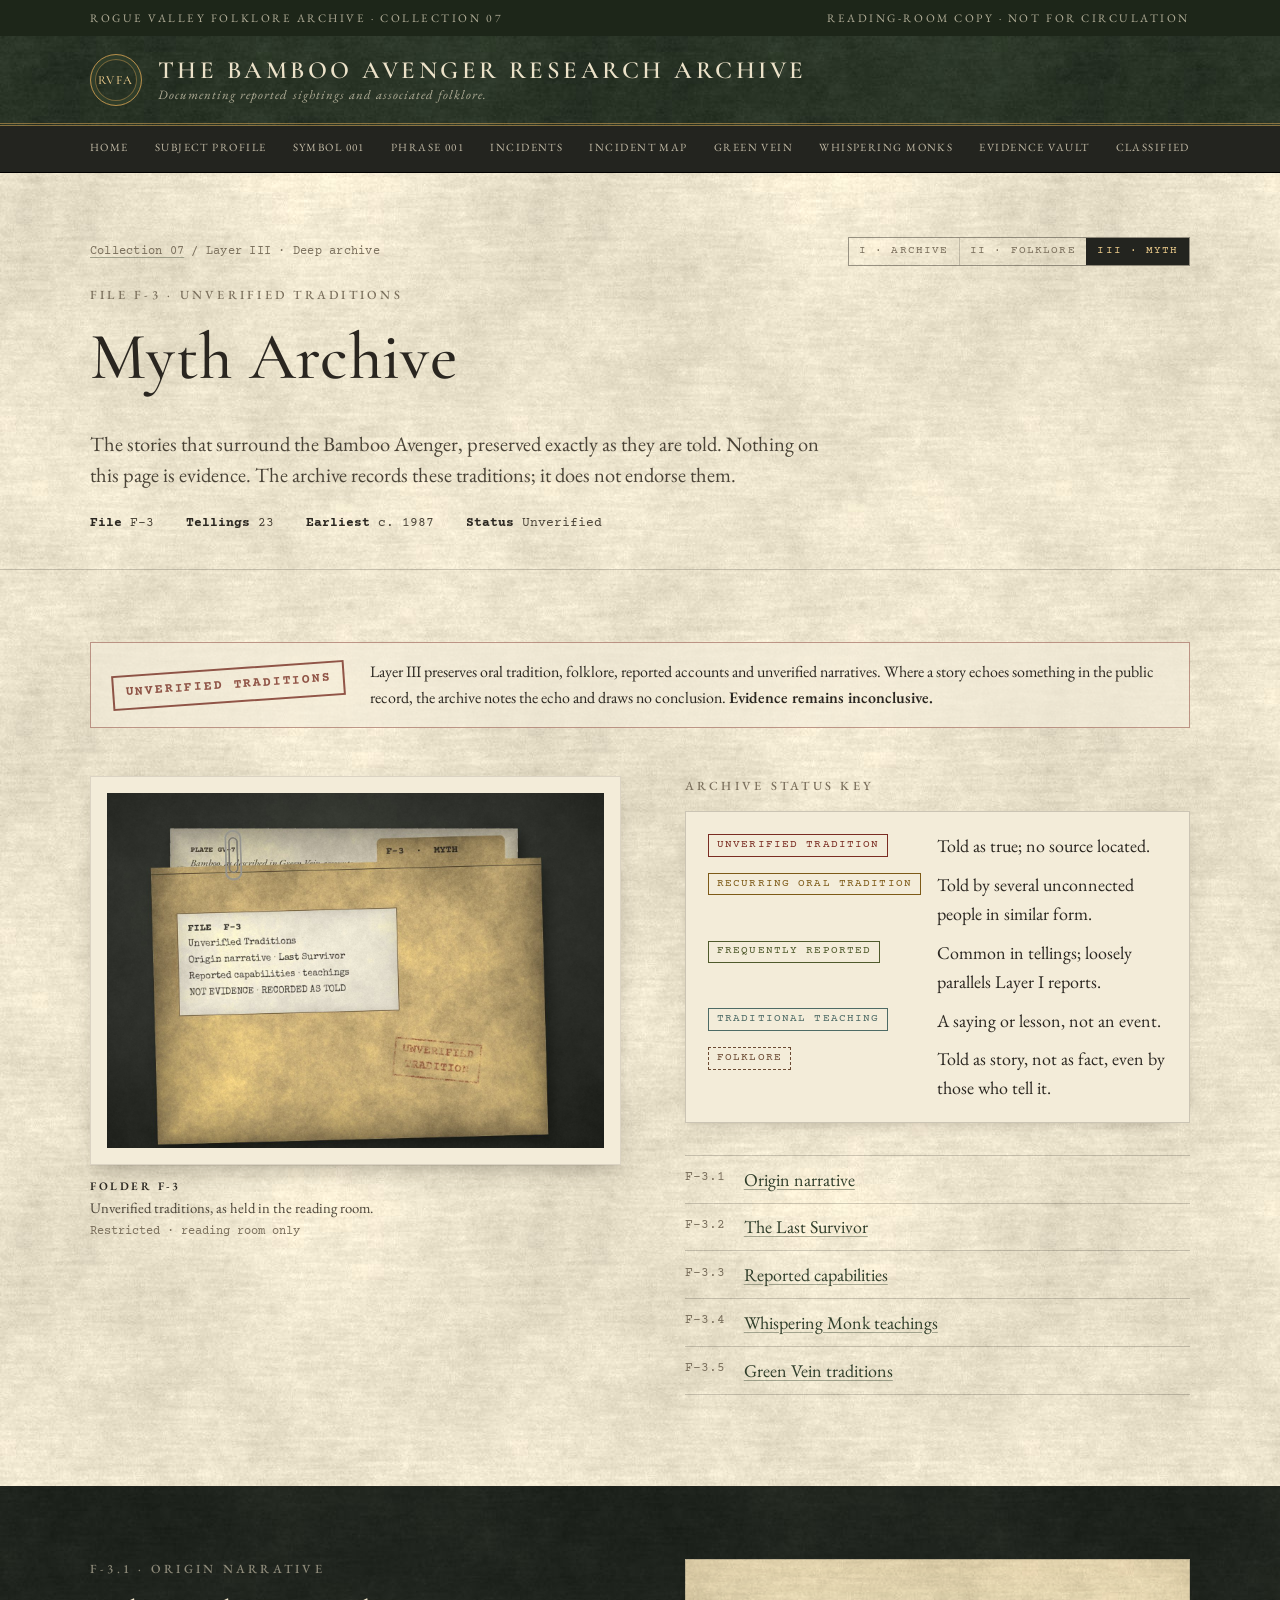
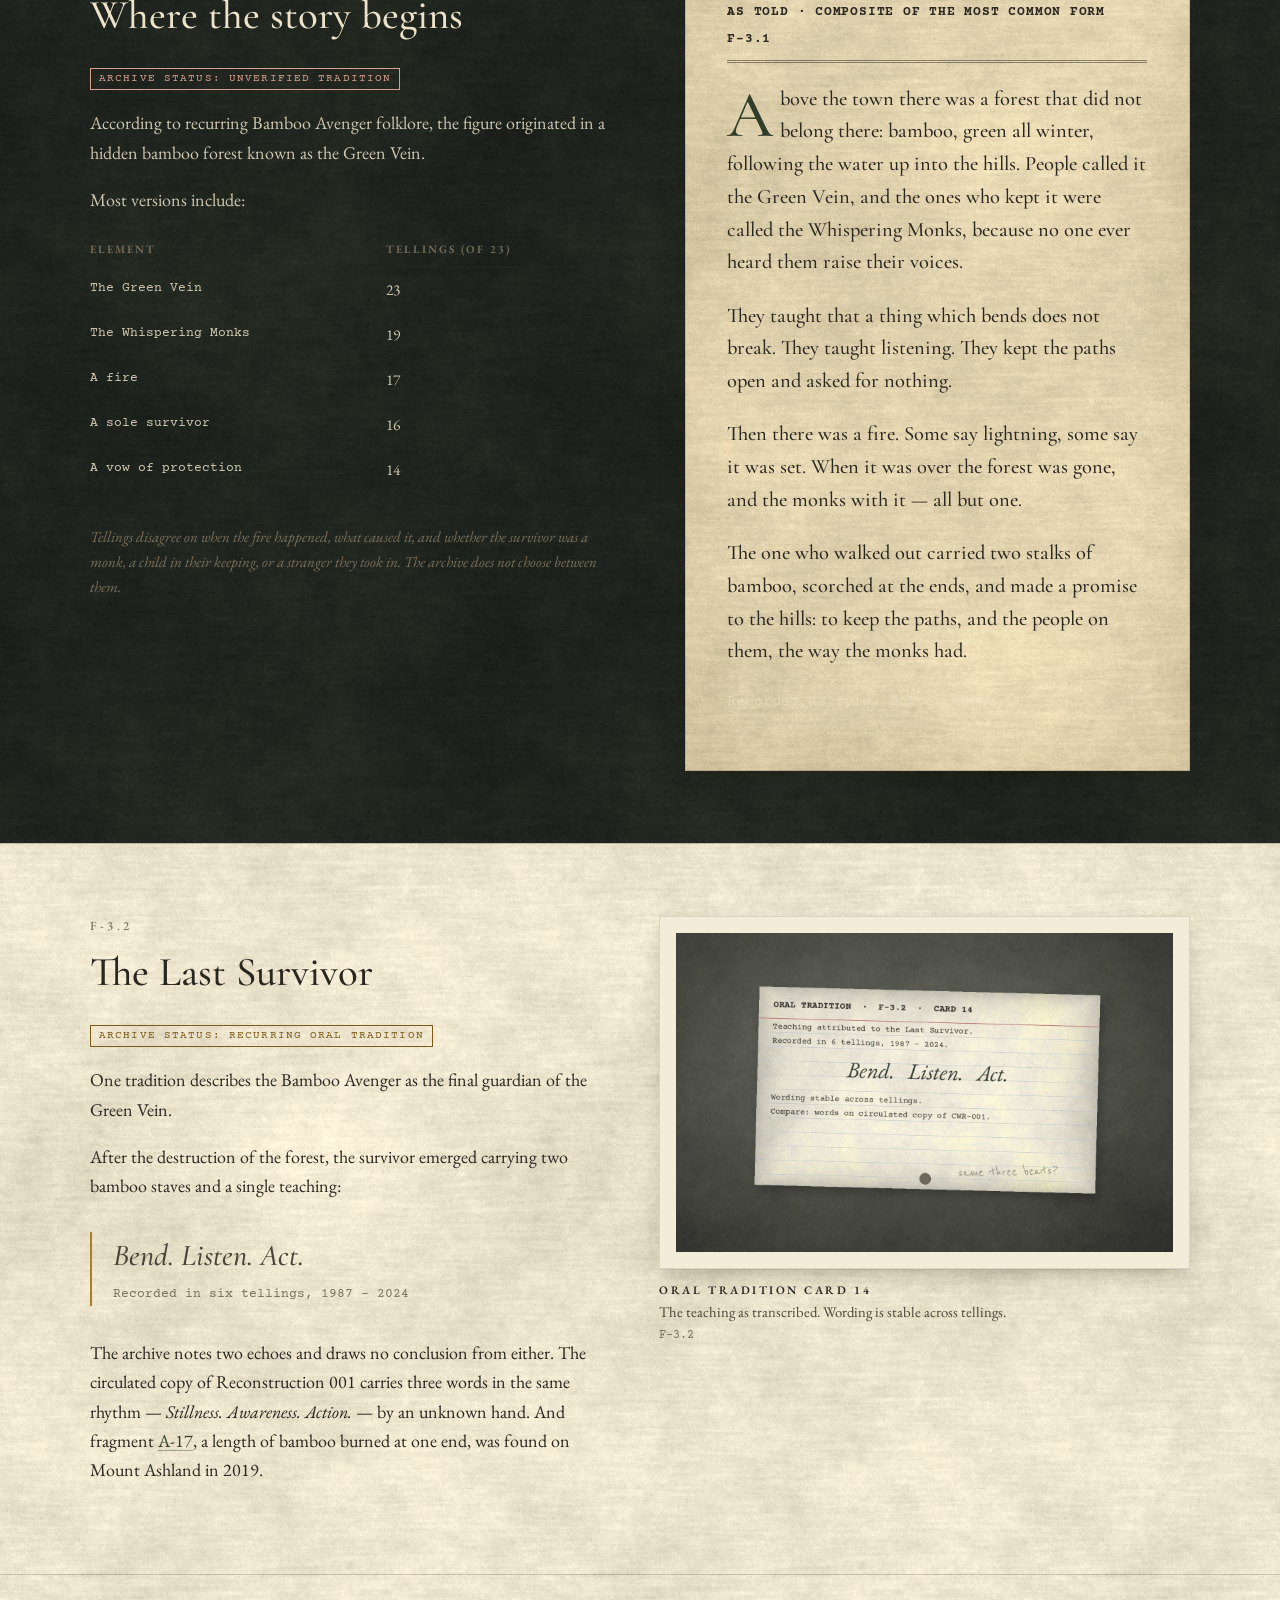
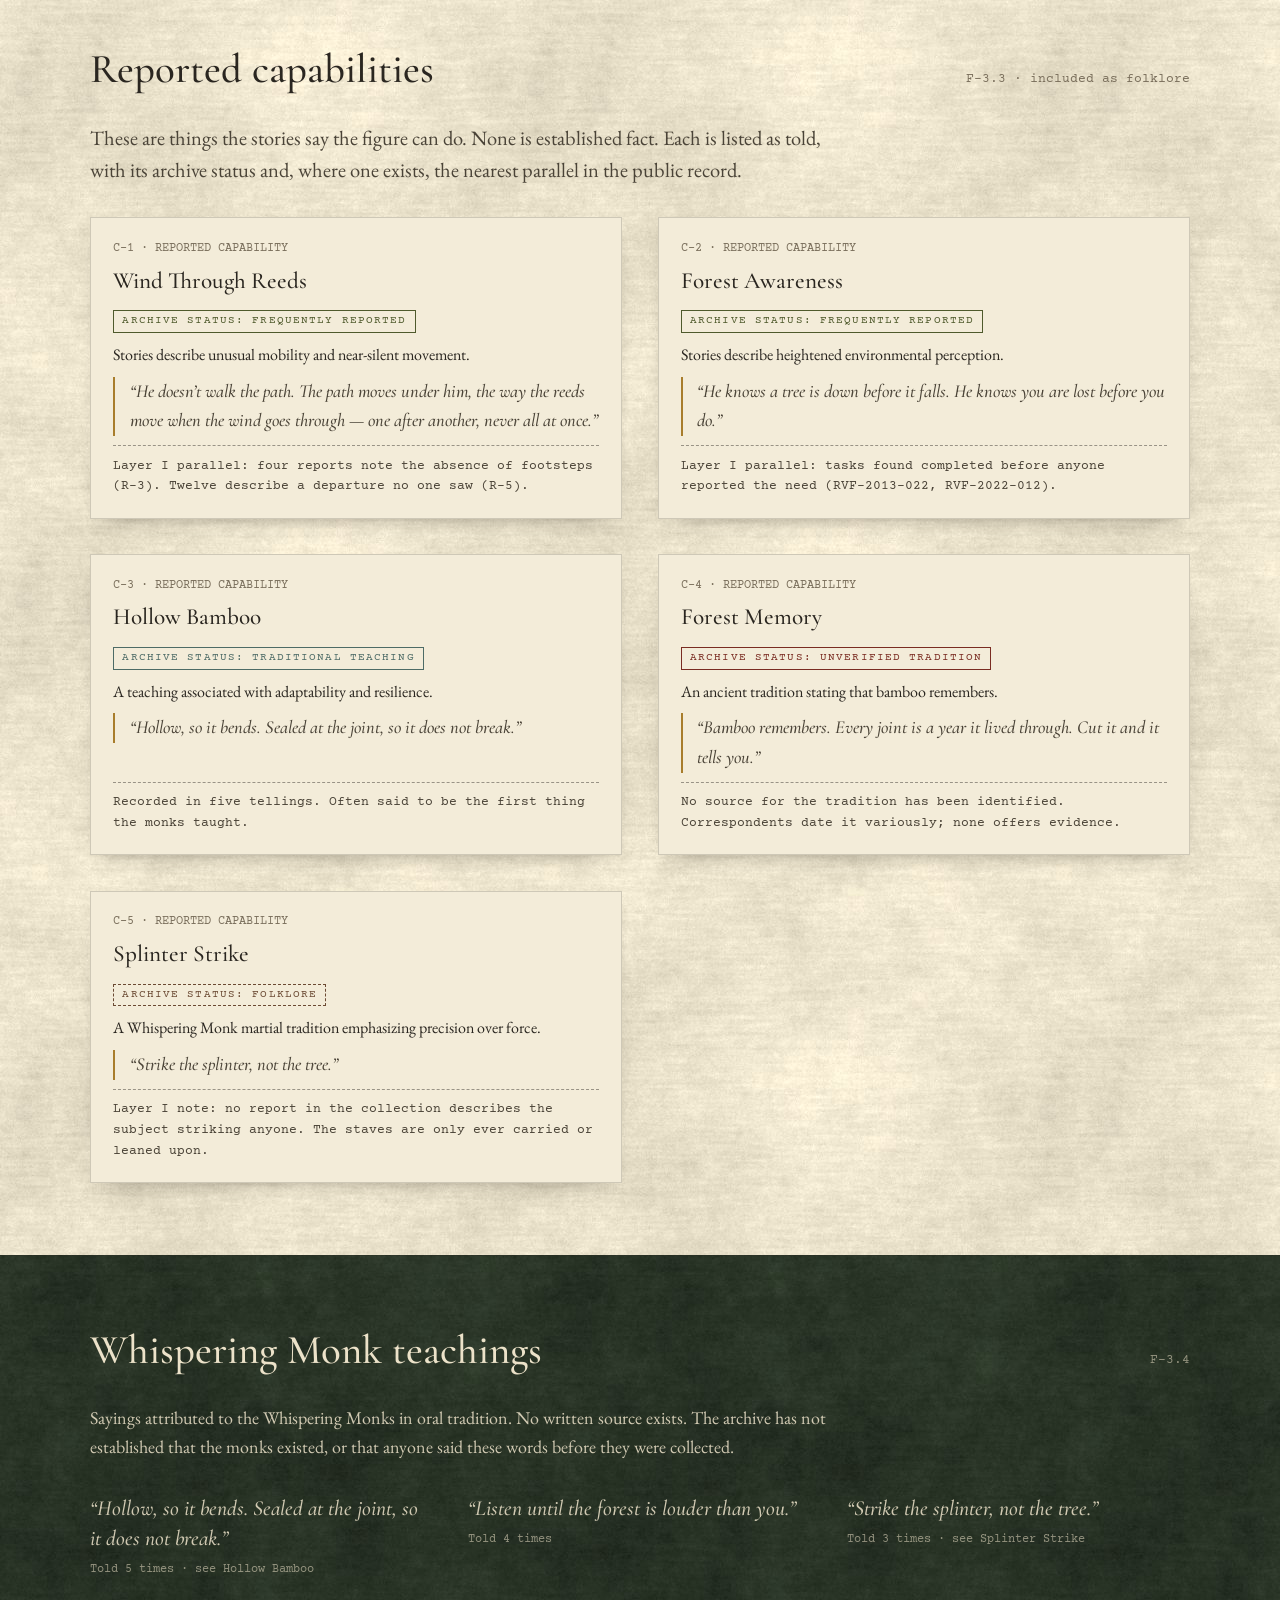
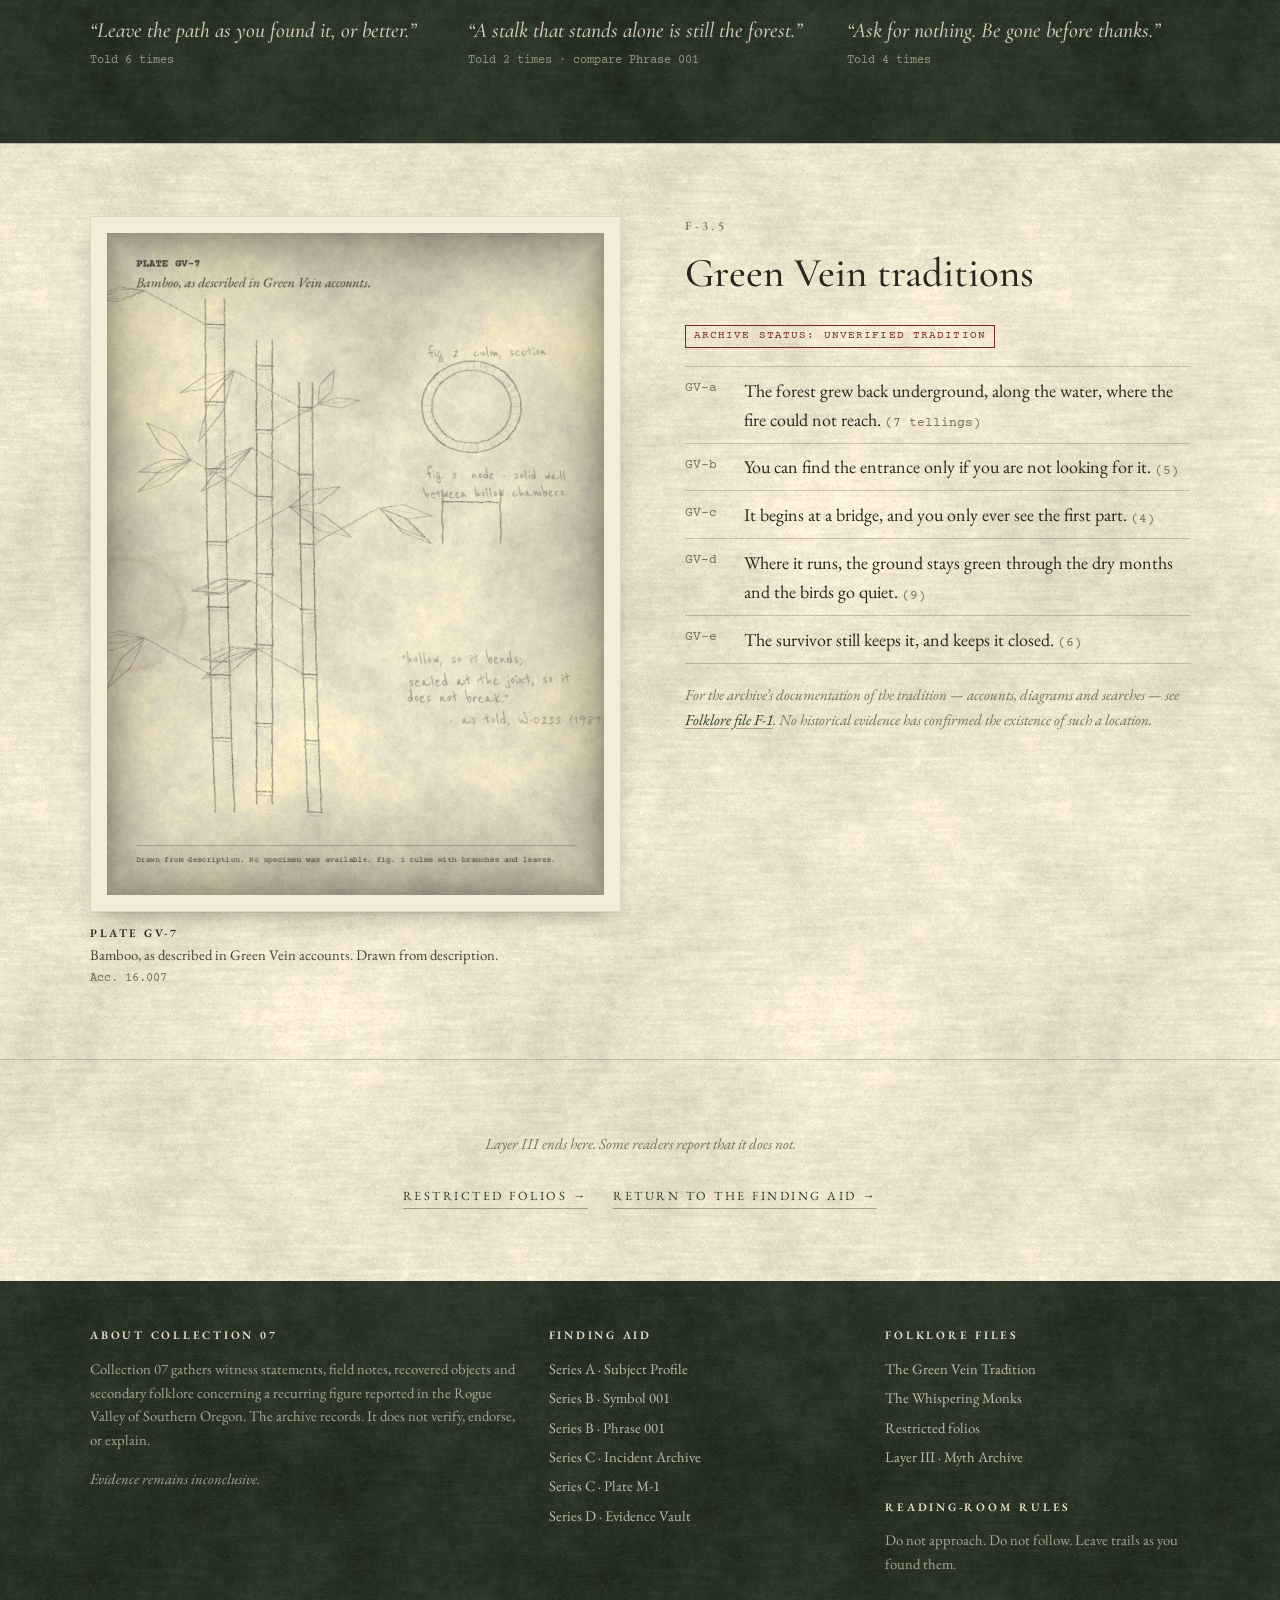
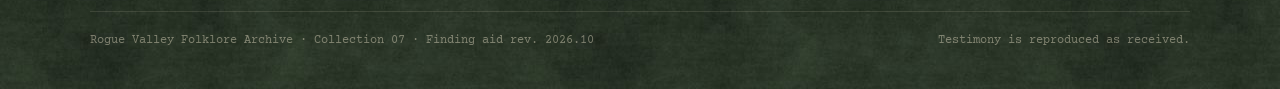
<file: myth.html>
<!doctype html>
<html lang="en">
<head>
<meta charset="utf-8">
<meta name="viewport" content="width=device-width, initial-scale=1">
<title>Myth Archive · The Bamboo Avenger Research Archive</title>
<meta name="description" content="Layer III of the Bamboo Avenger Research Archive: origin narrative, the Last Survivor and reported capabilities, preserved as unverified oral tradition.">
<meta name="theme-color" content="#1d2619">
<meta property="og:title" content="Myth Archive · The Bamboo Avenger Research Archive">
<meta property="og:description" content="Layer III of the Bamboo Avenger Research Archive: origin narrative, the Last Survivor and reported capabilities, preserved as unverified oral tradition.">
<meta property="og:image" content="assets/images/og-preview.jpg">
<meta property="og:type" content="website">
<link rel="icon" href="assets/favicon.svg" type="image/svg+xml">

<link rel="stylesheet" href="css/archive.css">
</head>
<body>
<a class="skip" href="#main">Skip to record</a>
<div class="inst-bar"><div class="wrap"><span>Rogue Valley Folklore Archive · Collection 07</span><span>Reading-room copy · Not for circulation</span></div></div>
<header class="masthead">
  <div class="wrap">
    <a class="brand" href="index.html">
      <span class="brand-seal" aria-hidden="true">RVFA</span>
      <span class="brand-text"><span class="brand-title">The Bamboo Avenger Research Archive</span><span class="brand-sub">Documenting reported sightings and associated folklore.</span></span>
    </a>
    <button class="nav-toggle" type="button" aria-expanded="false" aria-controls="site-nav">Index</button>
  </div>
</header>
<nav class="site-nav" id="site-nav" aria-label="Collection index"><ul>
<li><a href="index.html">Home</a></li>
<li><a href="subject.html">Subject Profile</a></li>
<li><a href="symbol.html">Symbol 001</a></li>
<li><a href="phrase.html">Phrase 001</a></li>
<li><a href="incidents.html">Incidents</a></li>
<li><a href="map.html">Incident Map</a></li>
<li><a href="green-vein.html">Green Vein</a></li>
<li><a href="whispering-monks.html">Whispering Monks</a></li>
<li><a href="evidence.html">Evidence Vault</a></li>
<li><a href="classified.html">Classified</a></li>
</ul></nav>
<main id="main">
<header class="record-head"><div class="wrap">
  <div class="head-row"><div class="crumbs"><a href="index.html">Collection 07</a> / Layer III · Deep archive</div><div class="layer-strip l3" aria-label="Archive layer"><a href="index.html#layers">I · Archive</a><a href="green-vein.html">II · Folklore</a><span class="on" aria-current="true">III · Myth</span></div></div>
  <span class="eyebrow">File F-3 · Unverified traditions</span>
  <h1>Myth Archive</h1>
  <p class="lede narrow">The stories that surround the Bamboo Avenger, preserved exactly as they are told. Nothing on this page is evidence. The archive records these traditions; it does not endorse them.</p>
  <div class="record-meta"><span><b>File</b> F-3</span><span><b>Tellings</b> 23</span><span><b>Earliest</b> c. 1987</span><span><b>Status</b> Unverified</span></div>
</div></header>
<section class="block"><div class="wrap">
  <div class="myth-banner" role="note"><span class="stamp">Unverified Traditions</span><p>Layer III preserves oral tradition, folklore, reported accounts and unverified narratives. Where a story echoes something in the public record, the archive notes the echo and draws no conclusion. <b>Evidence remains inconclusive.</b></p></div>
  <div class="split mt3">
    <figure class="plate "><div class="mat" data-zoom="assets/graphics/myth/myth-folder-f3.jpg" data-caption="Folder F-3 — Unverified traditions, as held in the reading room."><img src="assets/graphics/myth/myth-folder-f3.jpg" alt="A worn manila archive folder labelled F-3, Unverified Traditions, stamped UNVERIFIED TRADITION, with a pencil botanical drawing showing above the edge." loading="lazy"></div><figcaption><b>Folder F-3</b>Unverified traditions, as held in the reading room.<span class="acc">Restricted · reading room only</span></figcaption></figure>
    <div>
      <span class="eyebrow">Archive status key</span>
      <dl class="label status-key">
        <dt><span class="status st-unverified">Unverified Tradition</span></dt><dd>Told as true; no source located.</dd>
        <dt><span class="status st-oral">Recurring Oral Tradition</span></dt><dd>Told by several unconnected people in similar form.</dd>
        <dt><span class="status st-frequent">Frequently Reported</span></dt><dd>Common in tellings; loosely parallels Layer I reports.</dd>
        <dt><span class="status st-teaching">Traditional Teaching</span></dt><dd>A saying or lesson, not an event.</dd>
        <dt><span class="status st-folklore">Folklore</span></dt><dd>Told as story, not as fact, even by those who tell it.</dd>
      </dl>
      <ul class="index-list mt2">
        <li><span>F-3.1</span><div><a href="#origin">Origin narrative</a></div></li>
        <li><span>F-3.2</span><div><a href="#survivor">The Last Survivor</a></div></li>
        <li><span>F-3.3</span><div><a href="#capabilities">Reported capabilities</a></div></li>
        <li><span>F-3.4</span><div><a href="#teachings">Whispering Monk teachings</a></div></li>
        <li><span>F-3.5</span><div><a href="#green-vein">Green Vein traditions</a></div></li>
      </ul>
    </div>
  </div>
</div></section>

<section class="block dark" id="origin"><div class="wrap split">
  <div>
    <span class="eyebrow">F-3.1 · Origin narrative</span>
    <h2>Where the story begins</h2>
    <p><span class="status st-unverified">Archive status: Unverified Tradition</span></p>
    <p class="mt1">According to recurring Bamboo Avenger folklore, the figure originated in a hidden bamboo forest known as the Green Vein.</p>
    <p>Most versions include:</p>
    <div class="table-scroll"><table class="ledger">
      <thead><tr><th>Element</th><th>Tellings (of 23)</th></tr></thead>
      <tbody>
        <tr><td>The Green Vein</td><td>23</td></tr>
        <tr><td>The Whispering Monks</td><td>19</td></tr>
        <tr><td>A fire</td><td>17</td></tr>
        <tr><td>A sole survivor</td><td>16</td></tr>
        <tr><td>A vow of protection</td><td>14</td></tr>
      </tbody>
    </table></div>
    <p class="disclaimer mt2">Tellings disagree on when the fire happened, what caused it, and whether the survivor was a monk, a child in their keeping, or a stranger they took in. The archive does not choose between them.</p>
  </div>
  <div class="doc">
    <div class="doc-head"><span>As told · composite of the most common form</span><span>F-3.1</span></div>
    <div class="told">
      <p>Above the town there was a forest that did not belong there: bamboo, green all winter, following the water up into the hills. People called it the Green Vein, and the ones who kept it were called the Whispering Monks, because no one ever heard them raise their voices.</p>
      <p>They taught that a thing which bends does not break. They taught listening. They kept the paths open and asked for nothing.</p>
      <p>Then there was a fire. Some say lightning, some say it was set. When it was over the forest was gone, and the monks with it — all but one.</p>
      <p>The one who walked out carried two stalks of bamboo, scorched at the ends, and made a promise to the hills: to keep the paths, and the people on them, the way the monks had.</p>
    </div>
    <p class="muted mb0">Recorded as told. Not evidence.</p>
  </div>
</div></section>

<section class="block" id="survivor"><div class="wrap split rev">
  <div>
    <span class="eyebrow">F-3.2</span>
    <h2>The Last Survivor</h2>
    <p><span class="status st-oral">Archive status: Recurring Oral Tradition</span></p>
    <p class="mt1">One tradition describes the Bamboo Avenger as the final guardian of the Green Vein.</p>
    <p>After the destruction of the forest, the survivor emerged carrying two bamboo staves and a single teaching:</p>
    <p class="pullquote">Bend. Listen. Act.<cite>Recorded in six tellings, 1987 – 2024</cite></p>
    <p>The archive notes two echoes and draws no conclusion from either. The circulated copy of Reconstruction 001 carries three words in the same rhythm — <em>Stillness. Awareness. Action.</em> — by an unknown hand. And fragment <a href="evidence.html#A-17">A-17</a>, a length of bamboo burned at one end, was found on Mount Ashland in 2019.</p>
  </div>
  <figure class="plate "><div class="mat" data-zoom="assets/graphics/myth/teaching-card-bend-listen-act.jpg" data-caption="Oral tradition card 14 — The teaching as transcribed. Wording is stable across tellings."><img src="assets/graphics/myth/teaching-card-bend-listen-act.jpg" alt="An index card reading Bend. Listen. Act., with typed notes and a pencil remark, lying on grey board." loading="lazy"></div><figcaption><b>Oral tradition card 14</b>The teaching as transcribed. Wording is stable across tellings.<span class="acc">F-3.2</span></figcaption></figure>
</div></section>

<section class="block" id="capabilities"><div class="wrap">
  <div class="section-head"><h2>Reported capabilities</h2><span class="num">F-3.3 · included as folklore</span></div>
  <p class="lede narrow">These are things the stories say the figure can do. None is established fact. Each is listed as told, with its archive status and, where one exists, the nearest parallel in the public record.</p>
  <div class="grid g2 mt2">
    <article class="capability" id="reeds">
      <span class="cap-no">C-1 · REPORTED CAPABILITY</span>
      <h3>Wind Through Reeds</h3>
      <span><span class="status st-frequent">Archive status: Frequently Reported</span></span>
      <p>Stories describe unusual mobility and near-silent movement.</p>
      <p class="as-told">“He doesn’t walk the path. The path moves under him, the way the reeds move when the wind goes through — one after another, never all at once.”</p>
      <p class="arch">Layer I parallel: four reports note the absence of footsteps (R-3). Twelve describe a departure no one saw (R-5).</p>
    </article>
    <article class="capability" id="awareness">
      <span class="cap-no">C-2 · REPORTED CAPABILITY</span>
      <h3>Forest Awareness</h3>
      <span><span class="status st-frequent">Archive status: Frequently Reported</span></span>
      <p>Stories describe heightened environmental perception.</p>
      <p class="as-told">“He knows a tree is down before it falls. He knows you are lost before you do.”</p>
      <p class="arch">Layer I parallel: tasks found completed before anyone reported the need (RVF-2013-022, RVF-2022-012).</p>
    </article>
    <article class="capability" id="hollow">
      <span class="cap-no">C-3 · REPORTED CAPABILITY</span>
      <h3>Hollow Bamboo</h3>
      <span><span class="status st-teaching">Archive status: Traditional Teaching</span></span>
      <p>A teaching associated with adaptability and resilience.</p>
      <p class="as-told">“Hollow, so it bends. Sealed at the joint, so it does not break.”</p>
      <p class="arch">Recorded in five tellings. Often said to be the first thing the monks taught.</p>
    </article>
    <article class="capability" id="memory">
      <span class="cap-no">C-4 · REPORTED CAPABILITY</span>
      <h3>Forest Memory</h3>
      <span><span class="status st-unverified">Archive status: Unverified Tradition</span></span>
      <p>An ancient tradition stating that bamboo remembers.</p>
      <p class="as-told">“Bamboo remembers. Every joint is a year it lived through. Cut it and it tells you.”</p>
      <p class="arch">No source for the tradition has been identified. Correspondents date it variously; none offers evidence.</p>
    </article>
    <article class="capability" id="splinter">
      <span class="cap-no">C-5 · REPORTED CAPABILITY</span>
      <h3>Splinter Strike</h3>
      <span><span class="status st-folklore">Archive status: Folklore</span></span>
      <p>A Whispering Monk martial tradition emphasizing precision over force.</p>
      <p class="as-told">“Strike the splinter, not the tree.”</p>
      <p class="arch">Layer I note: no report in the collection describes the subject striking anyone. The staves are only ever carried or leaned upon.</p>
    </article>
  </div>
</div></section>

<section class="block forest" id="teachings"><div class="wrap">
  <div class="section-head"><h2>Whispering Monk teachings</h2><span class="num" style="color:rgba(236,226,201,.55)">F-3.4</span></div>
  <p class="narrow">Sayings attributed to the Whispering Monks in oral tradition. No written source exists. The archive has not established that the monks existed, or that anyone said these words before they were collected.</p>
  <div class="grid g3 mt2">
    <div><p class="saying">“Hollow, so it bends. Sealed at the joint, so it does not break.”</p><span class="src">Told 5 times · see Hollow Bamboo</span></div>
    <div><p class="saying">“Listen until the forest is louder than you.”</p><span class="src">Told 4 times</span></div>
    <div><p class="saying">“Strike the splinter, not the tree.”</p><span class="src">Told 3 times · see Splinter Strike</span></div>
    <div><p class="saying">“Leave the path as you found it, or better.”</p><span class="src">Told 6 times</span></div>
    <div><p class="saying">“A stalk that stands alone is still the forest.”</p><span class="src">Told 2 times · compare Phrase 001</span></div>
    <div><p class="saying">“Ask for nothing. Be gone before thanks.”</p><span class="src">Told 4 times</span></div>
  </div>
</div></section>

<section class="block" id="green-vein"><div class="wrap split">
  <figure class="plate "><div class="mat" data-zoom="assets/graphics/myth/bamboo-botanical-plate.jpg" data-caption="Plate GV-7 — Bamboo, as described in Green Vein accounts. Drawn from description."><img src="assets/graphics/myth/bamboo-botanical-plate.jpg" alt="A pencil botanical study of three bamboo stems with leaves and a sectioned node." loading="lazy"></div><figcaption><b>Plate GV-7</b>Bamboo, as described in Green Vein accounts. Drawn from description.<span class="acc">Acc. 16.007</span></figcaption></figure>
  <div>
    <span class="eyebrow">F-3.5</span>
    <h2>Green Vein traditions</h2>
    <p><span class="status st-unverified">Archive status: Unverified Tradition</span></p>
    <ul class="index-list mt1">
      <li><span>GV-a</span><div>The forest grew back underground, along the water, where the fire could not reach. <span class="muted">(7 tellings)</span></div></li>
      <li><span>GV-b</span><div>You can find the entrance only if you are not looking for it. <span class="muted">(5)</span></div></li>
      <li><span>GV-c</span><div>It begins at a bridge, and you only ever see the first part. <span class="muted">(4)</span></div></li>
      <li><span>GV-d</span><div>Where it runs, the ground stays green through the dry months and the birds go quiet. <span class="muted">(9)</span></div></li>
      <li><span>GV-e</span><div>The survivor still keeps it, and keeps it closed. <span class="muted">(6)</span></div></li>
    </ul>
    <p class="disclaimer">For the archive’s documentation of the tradition — accounts, diagrams and searches — see <a href="green-vein.html">Folklore file F-1</a>. No historical evidence has confirmed the existence of such a location.</p>
  </div>
</div></section>

<section class="block"><div class="wrap narrow center">
  <p class="disclaimer">Layer III ends here. Some readers report that it does not.</p>
  <div class="text-link-row" style="justify-content:center"><a class="text-link" href="classified.html">Restricted folios</a><a class="text-link" href="index.html">Return to the finding aid</a></div>
</div></section>

</main>
<footer class="site-footer">
  <div class="wrap">
    <div class="foot-grid">
      <div>
        <h4>About Collection 07</h4>
        <p>Collection 07 gathers witness statements, field notes, recovered objects and secondary folklore concerning a recurring figure reported in the Rogue Valley of Southern Oregon. The archive records. It does not verify, endorse, or explain.</p>
        <p><em>Evidence remains inconclusive.</em></p>
      </div>
      <div>
        <h4>Finding aid</h4>
        <ul>
          <li><a href="subject.html">Series A · Subject Profile</a></li>
          <li><a href="symbol.html">Series B · Symbol 001</a></li>
          <li><a href="phrase.html">Series B · Phrase 001</a></li>
          <li><a href="incidents.html">Series C · Incident Archive</a></li>
          <li><a href="map.html">Series C · Plate M-1</a></li>
          <li><a href="evidence.html">Series D · Evidence Vault</a></li>
        </ul>
      </div>
      <div>
        <h4>Folklore files</h4>
        <ul>
          <li><a href="green-vein.html">The Green Vein Tradition</a></li>
          <li><a href="whispering-monks.html">The Whispering Monks</a></li>
          <li><a href="classified.html">Restricted folios</a></li>
          <li><a href="myth.html">Layer III · Myth Archive</a></li>
        </ul>
        <h4 class="mt2">Reading-room rules</h4>
        <p class="mb0">Do not approach. Do not follow. Leave trails as you found them.</p>
      </div>
    </div>
    <div class="foot-base"><span>Rogue Valley Folklore Archive · Collection 07 · Finding aid rev. 2026.10</span><span>Testimony is reproduced as received.</span></div>
  </div>
</footer>
<script src="js/archive.js" defer></script>
</body>
</html>
</file>
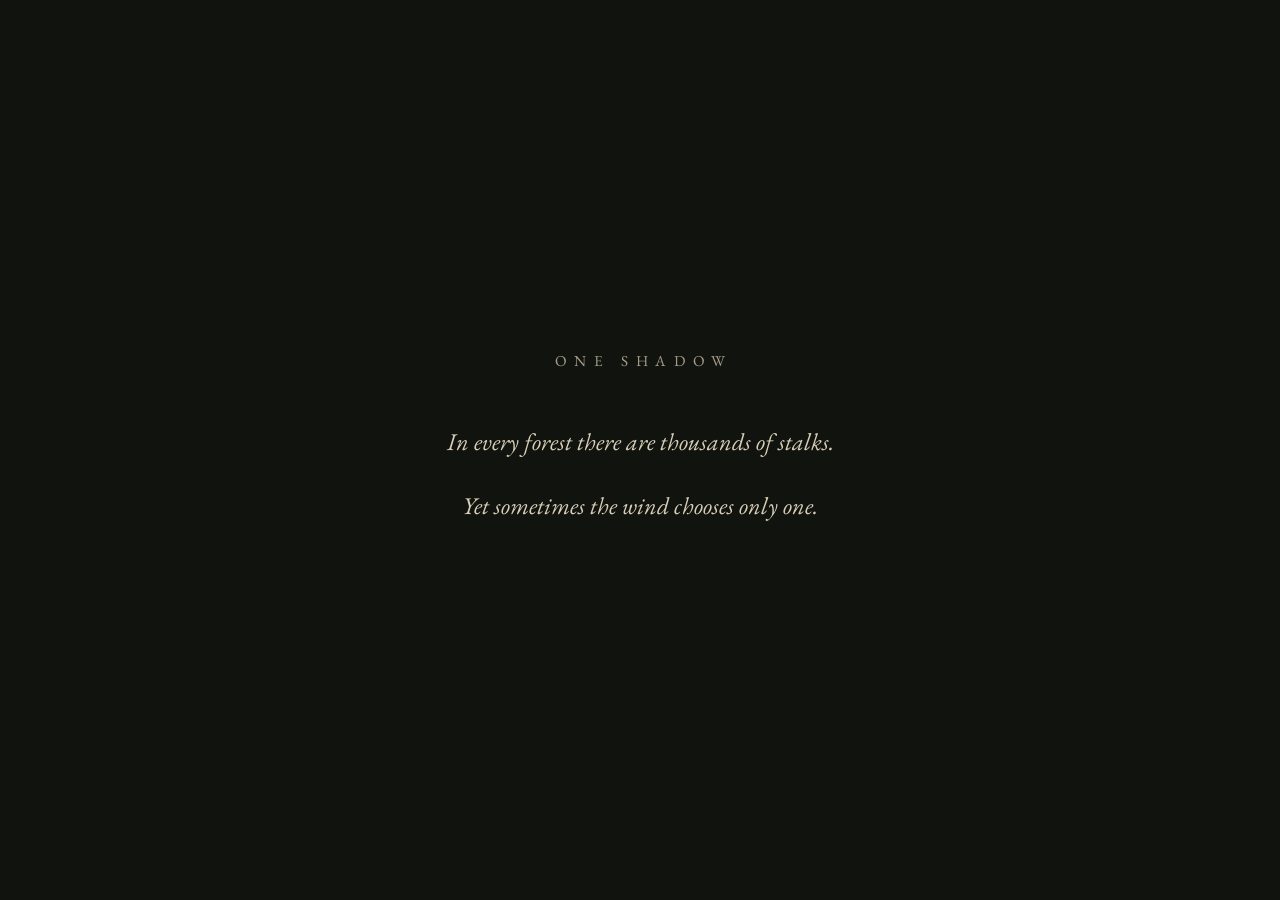
<file: one-shadow.html>
<!doctype html>
<html lang="en">
<head>
<meta charset="utf-8">
<meta name="viewport" content="width=device-width, initial-scale=1">
<meta name="robots" content="noindex, nofollow">
<title>One Shadow</title>
<style>
  @font-face { font-family: 'EB Garamond'; src: url('assets/fonts/eb-garamond-latin-400-normal.woff2') format('woff2'); font-weight: 400; font-style: normal; }
  @font-face { font-family: 'EB Garamond'; src: url('assets/fonts/eb-garamond-latin-400-italic.woff2') format('woff2'); font-weight: 400; font-style: italic; }
  html, body { height: 100%; margin: 0; }
  body { background: #11130f; color: #d9cfb8; display: flex; align-items: center; justify-content: center; text-align: center;
         font-family: 'EB Garamond', Georgia, 'Times New Roman', serif; padding: 24px; box-sizing: border-box; }
  main { max-width: 34rem; animation: f 4s ease both; }
  h1 { font-weight: 400; font-size: .95rem; letter-spacing: .5em; margin: 0 0 3.2rem; color: #a59c88; padding-left: .5em; }
  p { font-size: clamp(1.15rem, 3.2vw, 1.5rem); line-height: 1.7; margin: 0 0 1.4rem; font-style: italic; }
  @keyframes f { from { opacity: 0; } to { opacity: 1; } }
  @media (prefers-reduced-motion: reduce) { main { animation: none; } }
</style>
</head>
<body>
<main>
  <h1>ONE SHADOW</h1>
  <p>In every forest there are thousands of stalks.</p>
  <p>Yet sometimes the wind chooses only one.</p>
</main>
</body>
</html>
</file>
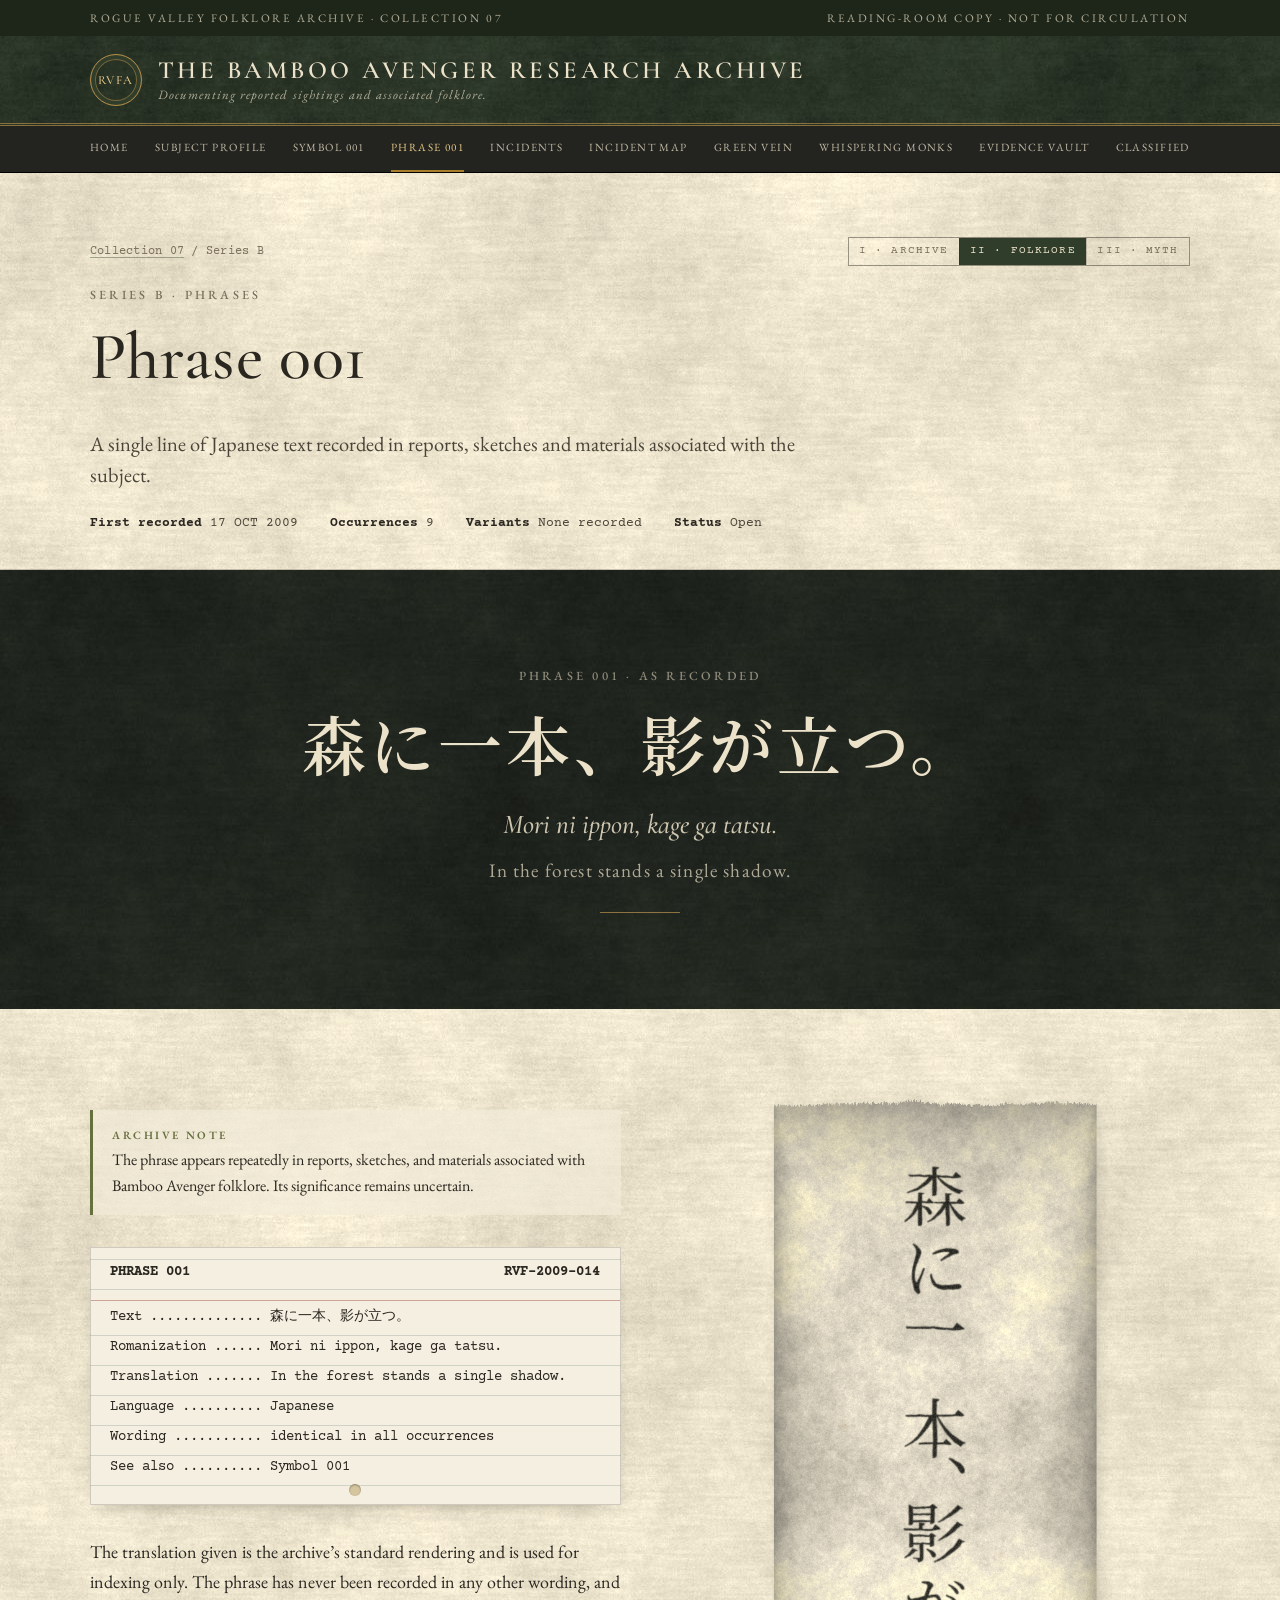
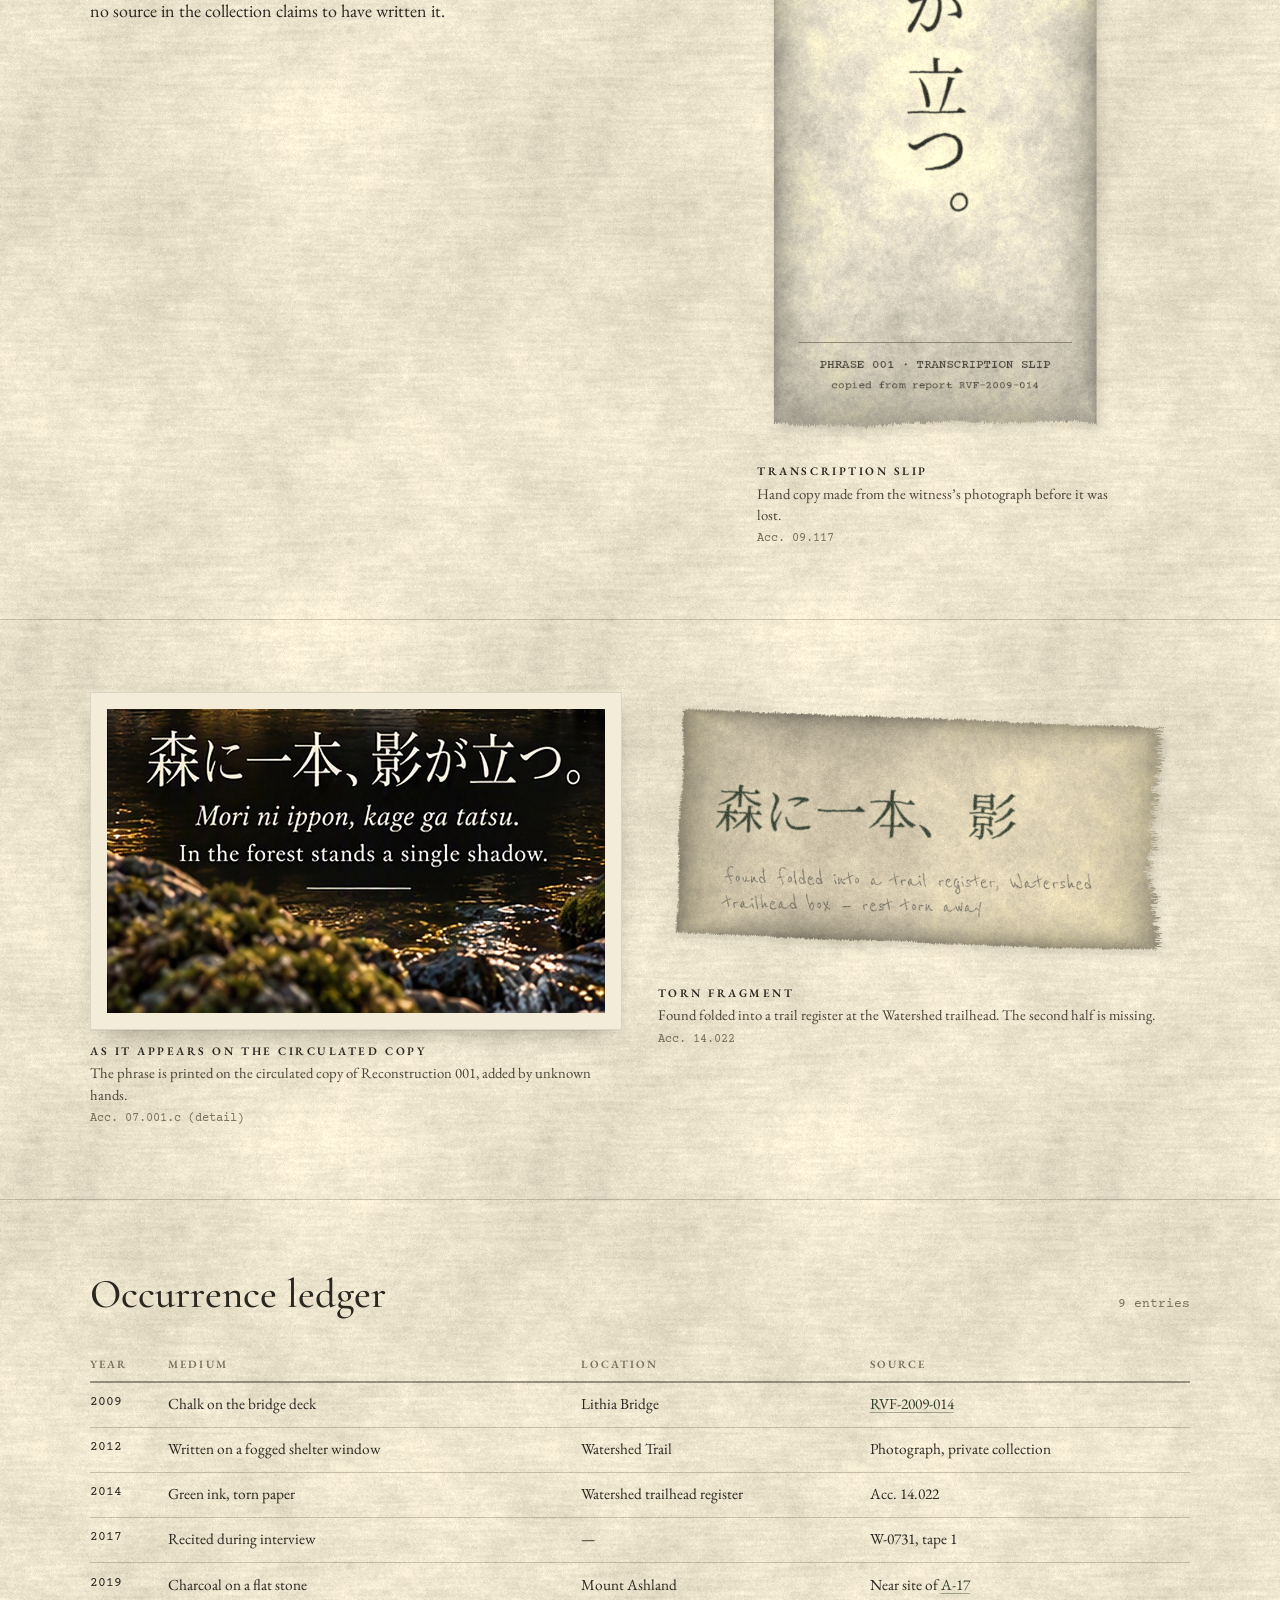
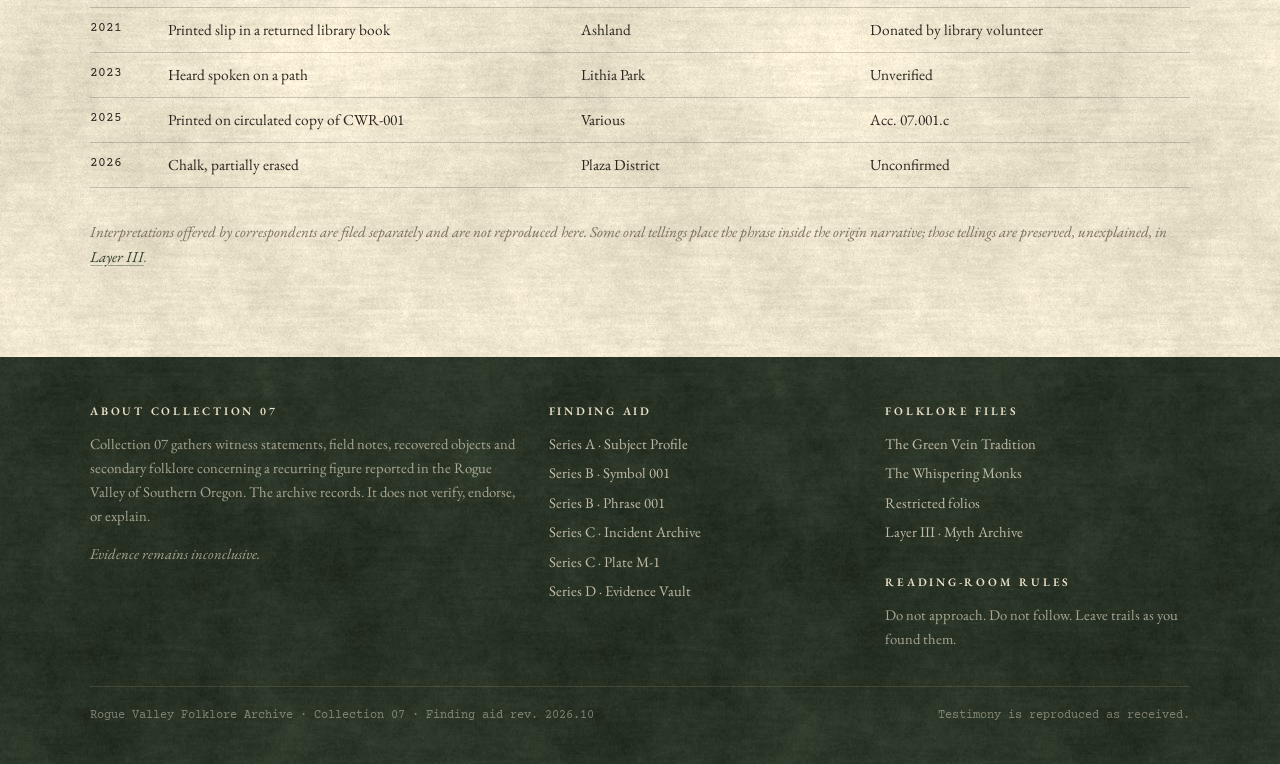
<file: phrase.html>
<!doctype html>
<html lang="en">
<head>
<meta charset="utf-8">
<meta name="viewport" content="width=device-width, initial-scale=1">
<title>Phrase 001 · The Bamboo Avenger Research Archive</title>
<meta name="description" content="Phrase 001: a recurring line of Japanese text recorded in Bamboo Avenger reports. Its significance remains uncertain.">
<meta name="theme-color" content="#1d2619">
<meta property="og:title" content="Phrase 001 · The Bamboo Avenger Research Archive">
<meta property="og:description" content="Phrase 001: a recurring line of Japanese text recorded in Bamboo Avenger reports. Its significance remains uncertain.">
<meta property="og:image" content="assets/images/og-preview.jpg">
<meta property="og:type" content="website">
<link rel="icon" href="assets/favicon.svg" type="image/svg+xml">

<link rel="stylesheet" href="css/archive.css">
</head>
<body>
<a class="skip" href="#main">Skip to record</a>
<div class="inst-bar"><div class="wrap"><span>Rogue Valley Folklore Archive · Collection 07</span><span>Reading-room copy · Not for circulation</span></div></div>
<header class="masthead">
  <div class="wrap">
    <a class="brand" href="index.html">
      <span class="brand-seal" aria-hidden="true">RVFA</span>
      <span class="brand-text"><span class="brand-title">The Bamboo Avenger Research Archive</span><span class="brand-sub">Documenting reported sightings and associated folklore.</span></span>
    </a>
    <button class="nav-toggle" type="button" aria-expanded="false" aria-controls="site-nav">Index</button>
  </div>
</header>
<nav class="site-nav" id="site-nav" aria-label="Collection index"><ul>
<li><a href="index.html">Home</a></li>
<li><a href="subject.html">Subject Profile</a></li>
<li><a href="symbol.html">Symbol 001</a></li>
<li><a href="phrase.html" aria-current="page">Phrase 001</a></li>
<li><a href="incidents.html">Incidents</a></li>
<li><a href="map.html">Incident Map</a></li>
<li><a href="green-vein.html">Green Vein</a></li>
<li><a href="whispering-monks.html">Whispering Monks</a></li>
<li><a href="evidence.html">Evidence Vault</a></li>
<li><a href="classified.html">Classified</a></li>
</ul></nav>
<main id="main">
<header class="record-head"><div class="wrap">
  <div class="head-row"><div class="crumbs"><a href="index.html">Collection 07</a> / Series B</div><div class="layer-strip l2" aria-label="Archive layer"><a href="index.html#layers">I · Archive</a><span class="on" aria-current="true">II · Folklore</span><a href="myth.html">III · Myth</a></div></div>
  <span class="eyebrow">Series B · Phrases</span>
  <h1>Phrase 001</h1>
  <p class="lede narrow">A single line of Japanese text recorded in reports, sketches and materials associated with the subject.</p>
  <div class="record-meta"><span><b>First recorded</b> 17 OCT 2009</span><span><b>Occurrences</b> 9</span><span><b>Variants</b> None recorded</span><span><b>Status</b> Open</span></div>
</div></header>
<section class="dark"><div class="wrap phrase-display">
  <span class="eyebrow">Phrase 001 · as recorded</span>
  <span class="jp" lang="ja">森に一本、影が立つ。</span>
  <span class="romaji">Mori ni ippon, kage ga tatsu.</span>
  <span class="gloss">In the forest stands a single shadow.</span>
  <div class="rule-short"></div>
</div></section>

<section class="block"><div class="wrap split">
  <div>
    <div class="archive-note"><b>Archive note</b>The phrase appears repeatedly in reports, sketches, and materials associated with Bamboo Avenger folklore. Its significance remains uncertain.</div>
    <div class="catalog-card mt2">
      <div class="cc-head"><span>PHRASE 001</span><span>RVF-2009-014</span></div>
      <div>Text .............. 森に一本、影が立つ。</div>
      <div>Romanization ...... Mori ni ippon, kage ga tatsu.</div>
      <div>Translation ....... In the forest stands a single shadow.</div>
      <div>Language .......... Japanese</div>
      <div>Wording ........... identical in all occurrences</div>
      <div>See also .......... Symbol 001</div>
    </div>
    <p class="mt2">The translation given is the archive’s standard rendering and is used for indexing only. The phrase has never been recorded in any other wording, and no source in the collection claims to have written it.</p>
  </div>
  <figure class="plate bare" style="max-width:360px;justify-self:center">
    <div class="mat" data-zoom="assets/graphics/phrase/phrase-001-transcription-slip.png" data-caption="Transcription slip, Phrase 001, copied from report RVF-2009-014."><img src="assets/graphics/phrase/phrase-001-transcription-slip.png" alt="A tall strip of aged paper with the phrase written vertically in Japanese characters." loading="lazy"></div>
    <figcaption><b>Transcription slip</b>Hand copy made from the witness’s photograph before it was lost.<span class="acc">Acc. 09.117</span></figcaption>
  </figure>
</div></section>

<section class="block"><div class="wrap grid g2">
  <figure class="plate "><div class="mat" data-zoom="assets/images/recon-phrase-material.jpg" data-caption="As it appears on the circulated copy — The phrase is printed on the circulated copy of Reconstruction 001, added by unknown hands."><img src="assets/images/recon-phrase-material.jpg" alt="Photograph of a dark creek among mossy boulders with the phrase in Japanese, its romanization and translation printed over it." loading="lazy"></div><figcaption><b>As it appears on the circulated copy</b>The phrase is printed on the circulated copy of Reconstruction 001, added by unknown hands.<span class="acc">Acc. 07.001.c (detail)</span></figcaption></figure>
  <figure class="plate bare"><div class="mat" data-zoom="assets/graphics/phrase/phrase-001-torn-fragment.png" data-caption="Torn fragment — Found folded into a trail register at the Watershed trailhead. The second half is missing."><img src="assets/graphics/phrase/phrase-001-torn-fragment.png" alt="A torn scrap of paper bearing the first part of the phrase in green ink, with a pencil note beneath." loading="lazy"></div><figcaption><b>Torn fragment</b>Found folded into a trail register at the Watershed trailhead. The second half is missing.<span class="acc">Acc. 14.022</span></figcaption></figure>
</div></section>

<section class="block"><div class="wrap">
  <div class="section-head"><h2>Occurrence ledger</h2><span class="num">9 entries</span></div>
  <div class="table-scroll"><table class="ledger">
    <thead><tr><th>Year</th><th>Medium</th><th>Location</th><th>Source</th></tr></thead>
    <tbody>
      <tr><td>2009</td><td>Chalk on the bridge deck</td><td>Lithia Bridge</td><td><a href="incidents.html#RVF-2009-014">RVF-2009-014</a></td></tr>
      <tr><td>2012</td><td>Written on a fogged shelter window</td><td>Watershed Trail</td><td>Photograph, private collection</td></tr>
      <tr><td>2014</td><td>Green ink, torn paper</td><td>Watershed trailhead register</td><td>Acc. 14.022</td></tr>
      <tr><td>2017</td><td>Recited during interview</td><td>—</td><td>W-0731, tape 1</td></tr>
      <tr><td>2019</td><td>Charcoal on a flat stone</td><td>Mount Ashland</td><td>Near site of <a href="evidence.html#A-17">A-17</a></td></tr>
      <tr><td>2021</td><td>Printed slip in a returned library book</td><td>Ashland</td><td>Donated by library volunteer</td></tr>
      <tr><td>2023</td><td>Heard spoken on a path</td><td>Lithia Park</td><td>Unverified</td></tr>
      <tr><td>2025</td><td>Printed on circulated copy of CWR-001</td><td>Various</td><td>Acc. 07.001.c</td></tr>
      <tr><td>2026</td><td>Chalk, partially erased</td><td>Plaza District</td><td>Unconfirmed</td></tr>
    </tbody>
  </table></div>
  <p class="disclaimer mt2">Interpretations offered by correspondents are filed separately and are not reproduced here. Some oral tellings place the phrase inside the origin narrative; those tellings are preserved, unexplained, in <a href="myth.html#origin">Layer III</a>.</p>
</div></section>

</main>
<footer class="site-footer">
  <div class="wrap">
    <div class="foot-grid">
      <div>
        <h4>About Collection 07</h4>
        <p>Collection 07 gathers witness statements, field notes, recovered objects and secondary folklore concerning a recurring figure reported in the Rogue Valley of Southern Oregon. The archive records. It does not verify, endorse, or explain.</p>
        <p><em>Evidence remains inconclusive.</em></p>
      </div>
      <div>
        <h4>Finding aid</h4>
        <ul>
          <li><a href="subject.html">Series A · Subject Profile</a></li>
          <li><a href="symbol.html">Series B · Symbol 001</a></li>
          <li><a href="phrase.html">Series B · Phrase 001</a></li>
          <li><a href="incidents.html">Series C · Incident Archive</a></li>
          <li><a href="map.html">Series C · Plate M-1</a></li>
          <li><a href="evidence.html">Series D · Evidence Vault</a></li>
        </ul>
      </div>
      <div>
        <h4>Folklore files</h4>
        <ul>
          <li><a href="green-vein.html">The Green Vein Tradition</a></li>
          <li><a href="whispering-monks.html">The Whispering Monks</a></li>
          <li><a href="classified.html">Restricted folios</a></li>
          <li><a href="myth.html">Layer III · Myth Archive</a></li>
        </ul>
        <h4 class="mt2">Reading-room rules</h4>
        <p class="mb0">Do not approach. Do not follow. Leave trails as you found them.</p>
      </div>
    </div>
    <div class="foot-base"><span>Rogue Valley Folklore Archive · Collection 07 · Finding aid rev. 2026.10</span><span>Testimony is reproduced as received.</span></div>
  </div>
</footer>
<script src="js/archive.js" defer></script>
</body>
</html>
</file>
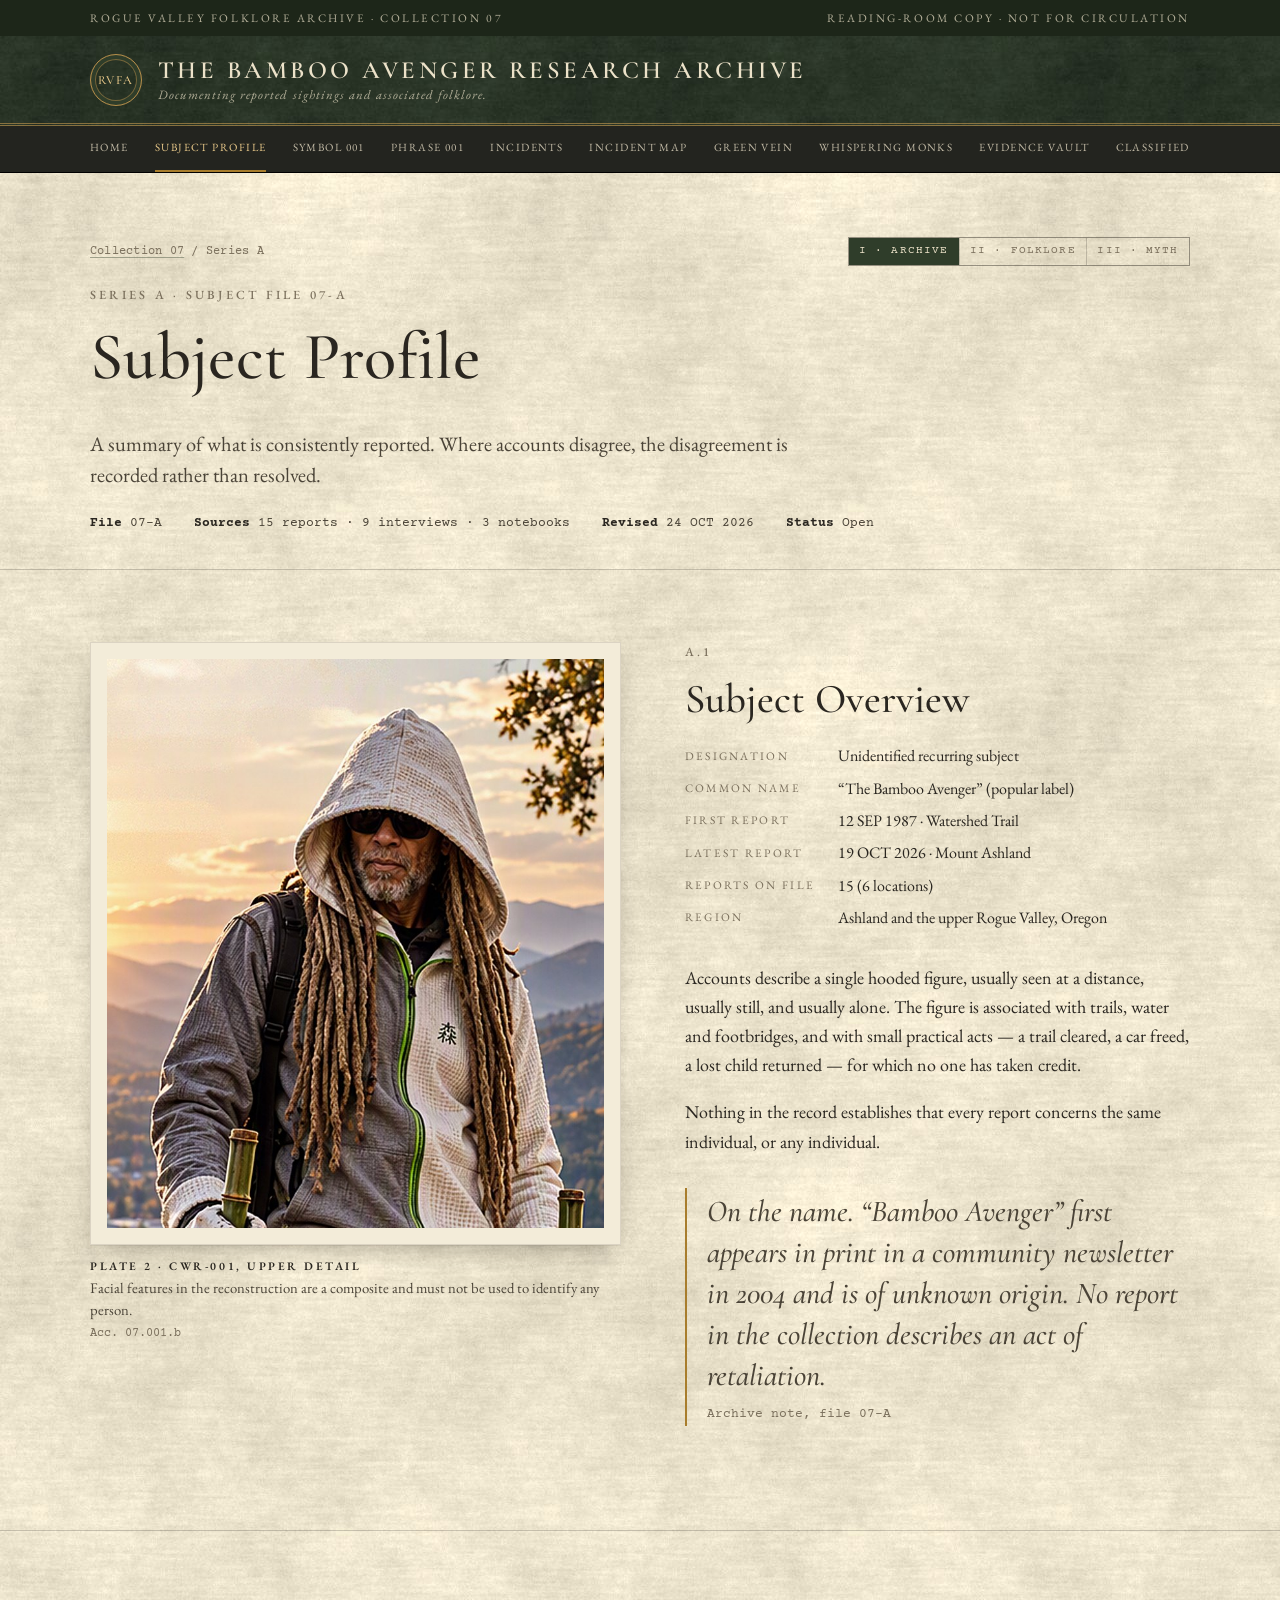
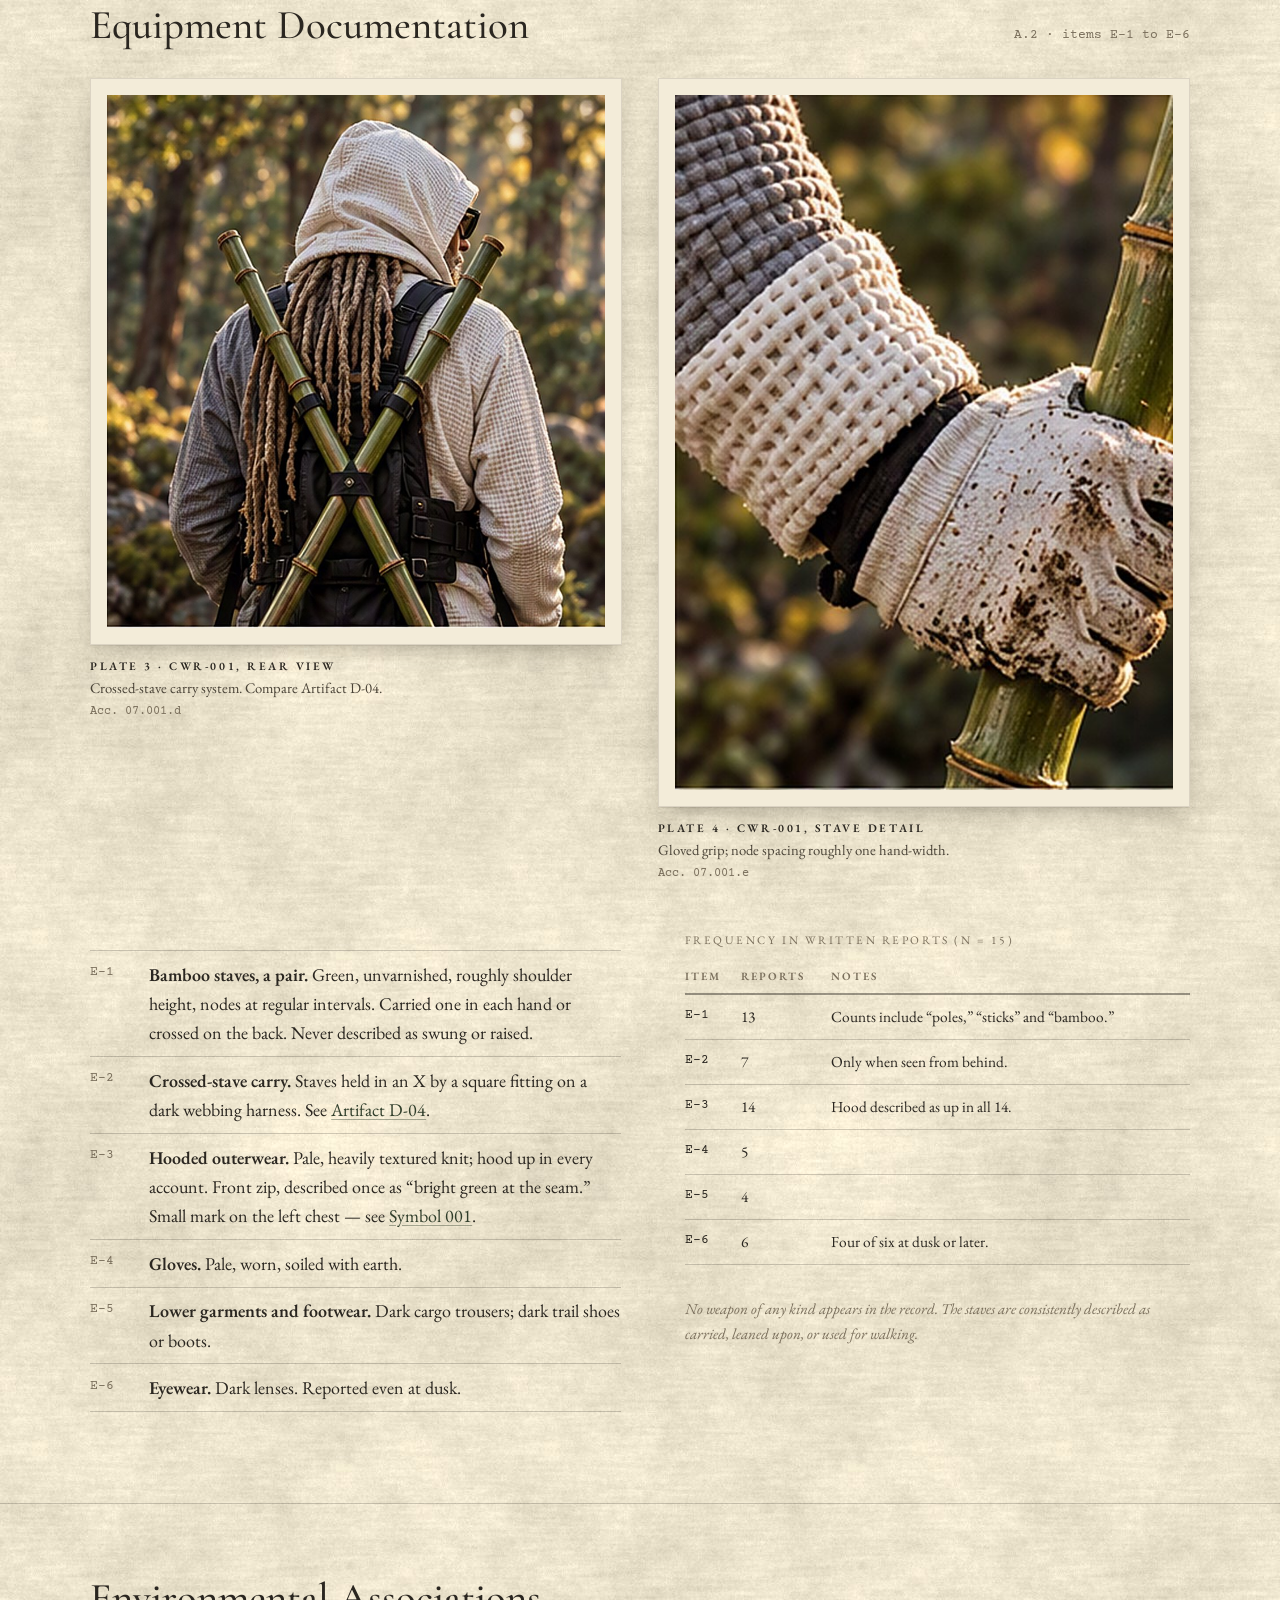
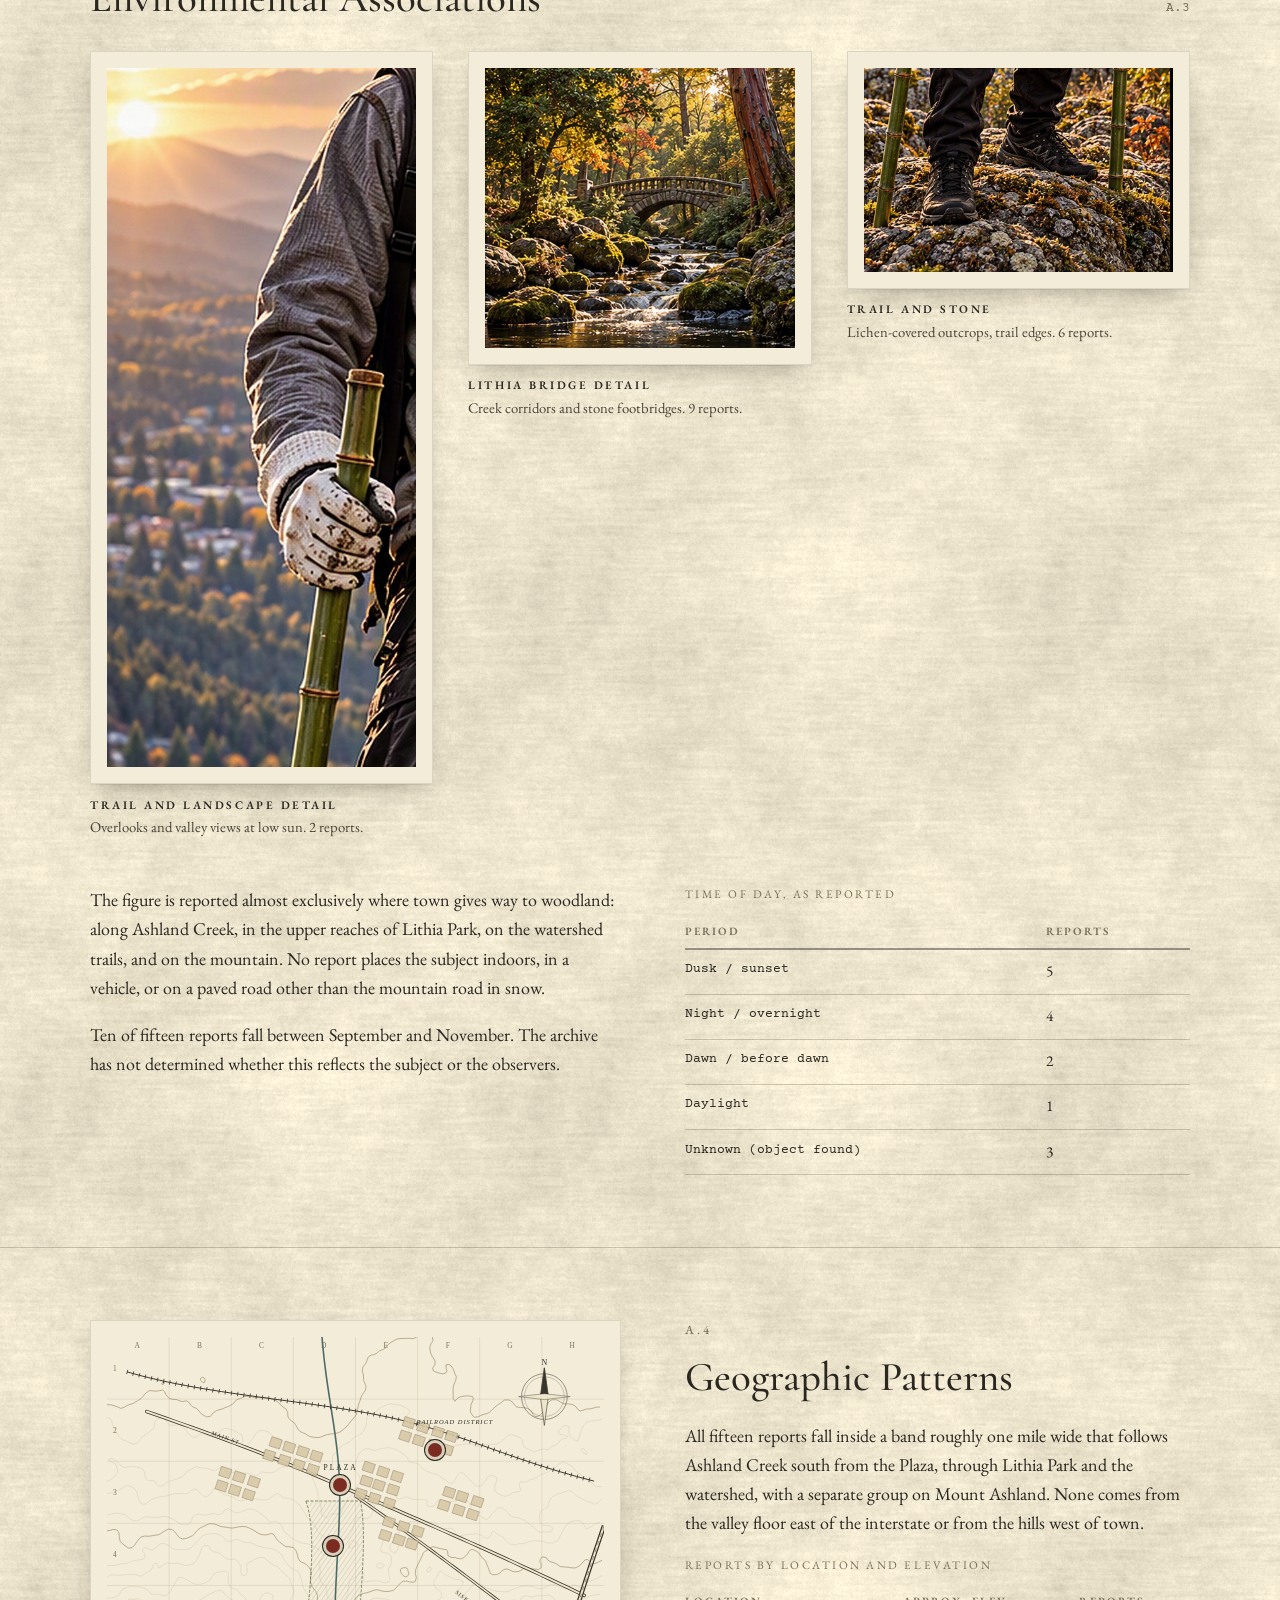
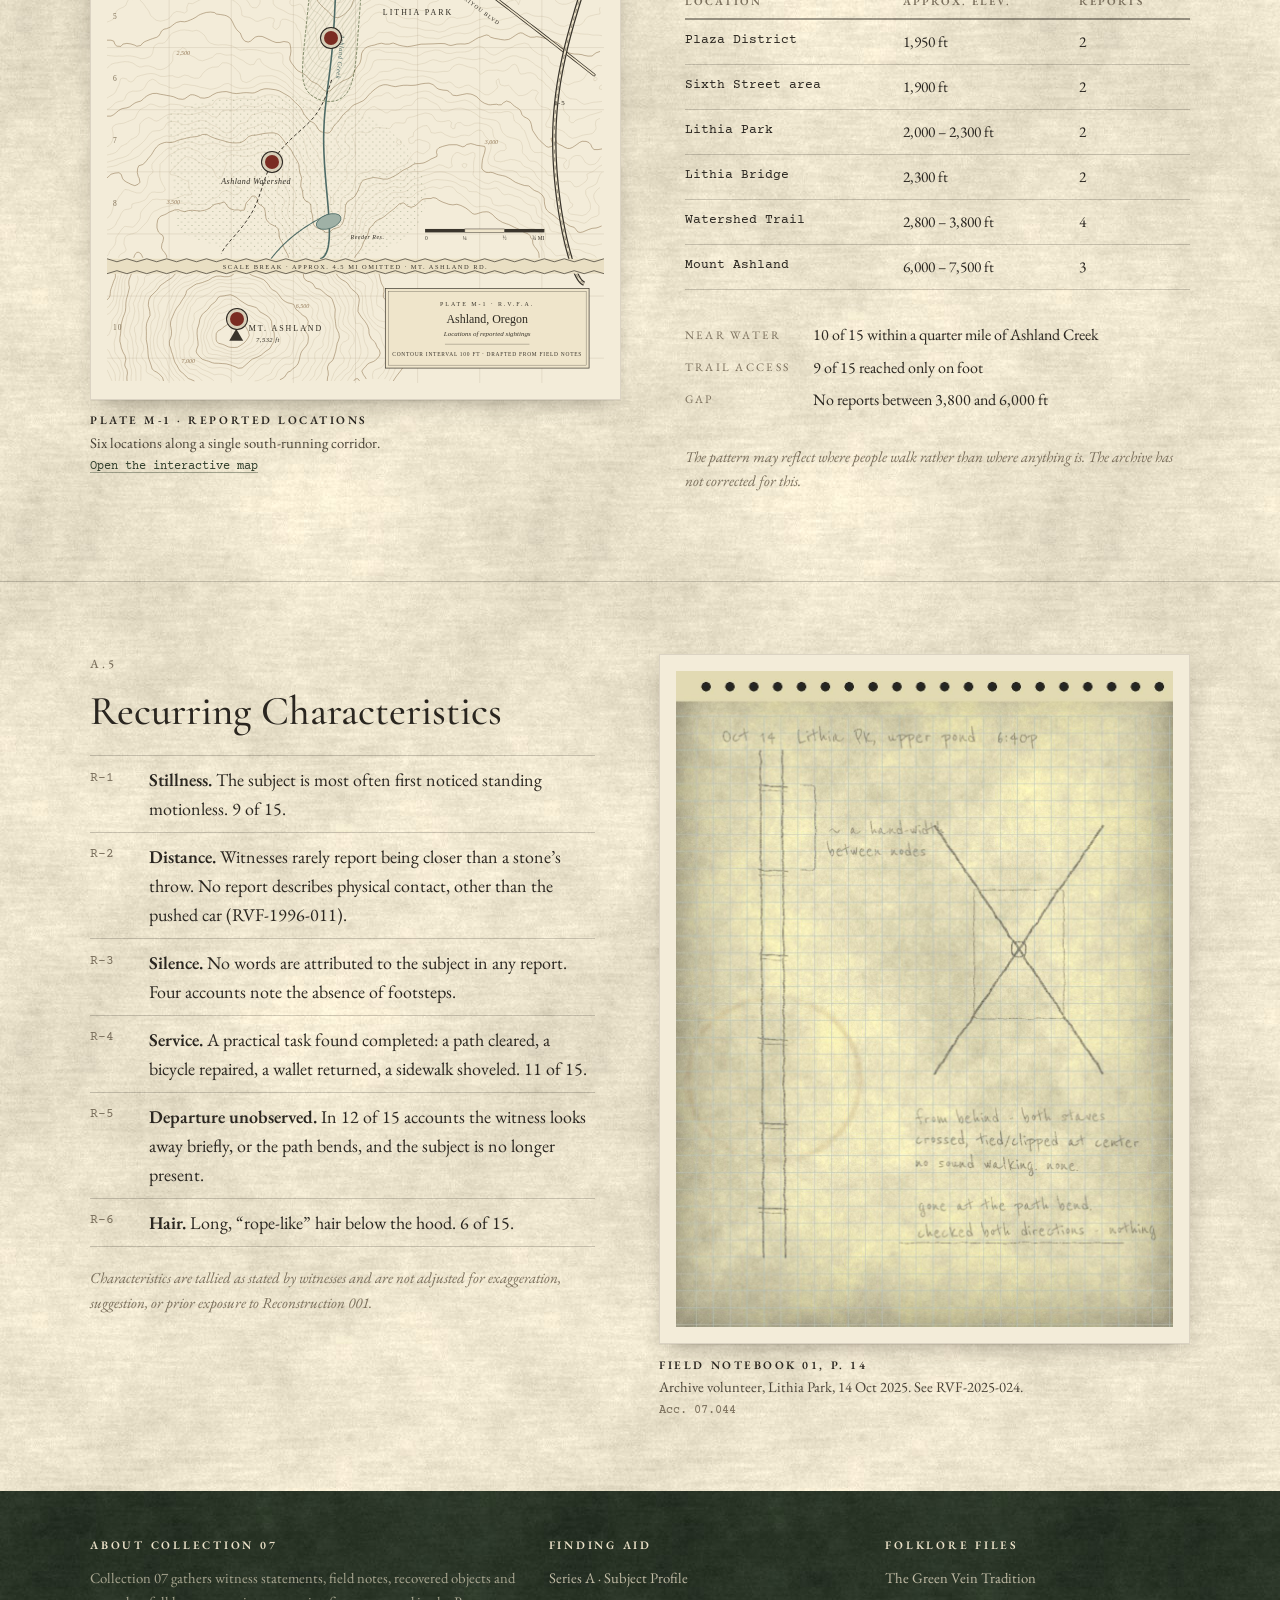
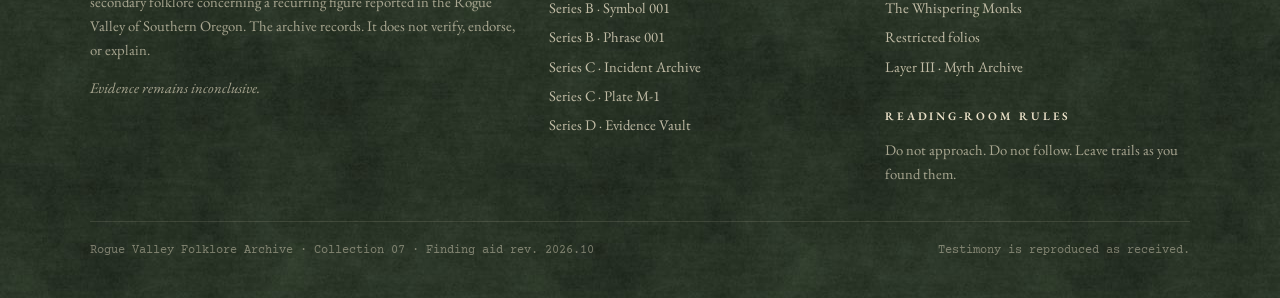
<file: subject.html>
<!doctype html>
<html lang="en">
<head>
<meta charset="utf-8">
<meta name="viewport" content="width=device-width, initial-scale=1">
<title>Subject Profile · The Bamboo Avenger Research Archive</title>
<meta name="description" content="Subject file 07-A: what witnesses consistently report about the recurring figure known as the Bamboo Avenger.">
<meta name="theme-color" content="#1d2619">
<meta property="og:title" content="Subject Profile · The Bamboo Avenger Research Archive">
<meta property="og:description" content="Subject file 07-A: what witnesses consistently report about the recurring figure known as the Bamboo Avenger.">
<meta property="og:image" content="assets/images/og-preview.jpg">
<meta property="og:type" content="website">
<link rel="icon" href="assets/favicon.svg" type="image/svg+xml">

<link rel="stylesheet" href="css/archive.css">
</head>
<body>
<a class="skip" href="#main">Skip to record</a>
<div class="inst-bar"><div class="wrap"><span>Rogue Valley Folklore Archive · Collection 07</span><span>Reading-room copy · Not for circulation</span></div></div>
<header class="masthead">
  <div class="wrap">
    <a class="brand" href="index.html">
      <span class="brand-seal" aria-hidden="true">RVFA</span>
      <span class="brand-text"><span class="brand-title">The Bamboo Avenger Research Archive</span><span class="brand-sub">Documenting reported sightings and associated folklore.</span></span>
    </a>
    <button class="nav-toggle" type="button" aria-expanded="false" aria-controls="site-nav">Index</button>
  </div>
</header>
<nav class="site-nav" id="site-nav" aria-label="Collection index"><ul>
<li><a href="index.html">Home</a></li>
<li><a href="subject.html" aria-current="page">Subject Profile</a></li>
<li><a href="symbol.html">Symbol 001</a></li>
<li><a href="phrase.html">Phrase 001</a></li>
<li><a href="incidents.html">Incidents</a></li>
<li><a href="map.html">Incident Map</a></li>
<li><a href="green-vein.html">Green Vein</a></li>
<li><a href="whispering-monks.html">Whispering Monks</a></li>
<li><a href="evidence.html">Evidence Vault</a></li>
<li><a href="classified.html">Classified</a></li>
</ul></nav>
<main id="main">
<header class="record-head"><div class="wrap">
  <div class="head-row"><div class="crumbs"><a href="index.html">Collection 07</a> / Series A</div><div class="layer-strip l1" aria-label="Archive layer"><span class="on" aria-current="true">I · Archive</span><a href="green-vein.html">II · Folklore</a><a href="myth.html">III · Myth</a></div></div>
  <span class="eyebrow">Series A · Subject file 07-A</span>
  <h1>Subject Profile</h1>
  <p class="lede narrow">A summary of what is consistently reported. Where accounts disagree, the disagreement is recorded rather than resolved.</p>
  <div class="record-meta"><span><b>File</b> 07-A</span><span><b>Sources</b> 15 reports · 9 interviews · 3 notebooks</span><span><b>Revised</b> 24 OCT 2026</span><span><b>Status</b> Open</span></div>
</div></header>
<section class="block" id="overview"><div class="wrap split">
  <figure class="plate "><div class="mat" data-zoom="assets/images/recon-front-portrait.jpg" data-caption="Plate 2 · CWR-001, upper detail — Facial features in the reconstruction are a composite and must not be used to identify any person."><img src="assets/images/recon-front-portrait.jpg" alt="Reconstruction detail: a hooded figure with a grey-streaked beard, dark glasses and long rope-like hair, mountains and low sun behind." loading="lazy"></div><figcaption><b>Plate 2 · CWR-001, upper detail</b>Facial features in the reconstruction are a composite and must not be used to identify any person.<span class="acc">Acc. 07.001.b</span></figcaption></figure>
  <div>
    <span class="eyebrow">A.1</span>
    <h2>Subject Overview</h2>
    <dl class="facts">
      <dt>Designation</dt><dd>Unidentified recurring subject</dd>
      <dt>Common name</dt><dd>“The Bamboo Avenger” (popular label)</dd>
      <dt>First report</dt><dd>12 SEP 1987 · Watershed Trail</dd>
      <dt>Latest report</dt><dd>19 OCT 2026 · Mount Ashland</dd>
      <dt>Reports on file</dt><dd>15 (6 locations)</dd>
      <dt>Region</dt><dd>Ashland and the upper Rogue Valley, Oregon</dd>
    </dl>
    <p class="mt2">Accounts describe a single hooded figure, usually seen at a distance, usually still, and usually alone. The figure is associated with trails, water and footbridges, and with small practical acts — a trail cleared, a car freed, a lost child returned — for which no one has taken credit.</p>
    <p>Nothing in the record establishes that every report concerns the same individual, or any individual.</p>
    <div class="pullquote">On the name. “Bamboo Avenger” first appears in print in a community newsletter in 2004 and is of unknown origin. No report in the collection describes an act of retaliation.<cite>Archive note, file 07-A</cite></div>
  </div>
</div></section>

<section class="block" id="equipment"><div class="wrap">
  <div class="section-head"><h2>Equipment Documentation</h2><span class="num">A.2 · items E-1 to E-6</span></div>
  <div class="grid g2">
    <figure class="plate "><div class="mat" data-zoom="assets/images/recon-rear-view.jpg" data-caption="Plate 3 · CWR-001, rear view — Crossed-stave carry system. Compare Artifact D-04."><img src="assets/images/recon-rear-view.jpg" alt="Rear view: two green bamboo staves crossed in an X, held by a square fitting at the centre of a dark harness over a pale hooded jacket." loading="lazy"></div><figcaption><b>Plate 3 · CWR-001, rear view</b>Crossed-stave carry system. Compare Artifact D-04.<span class="acc">Acc. 07.001.d</span></figcaption></figure>
    <figure class="plate "><div class="mat" data-zoom="assets/images/recon-staff-detail.jpg" data-caption="Plate 4 · CWR-001, stave detail — Gloved grip; node spacing roughly one hand-width."><img src="assets/images/recon-staff-detail.jpg" alt="A pale knit sleeve and a soiled pale glove gripping a green bamboo staff with a visible node." loading="lazy"></div><figcaption><b>Plate 4 · CWR-001, stave detail</b>Gloved grip; node spacing roughly one hand-width.<span class="acc">Acc. 07.001.e</span></figcaption></figure>
  </div>
  <div class="split mt3">
    <div>
      <ol class="index-list">
        <li><span>E-1</span><div><b>Bamboo staves, a pair.</b> Green, unvarnished, roughly shoulder height, nodes at regular intervals. Carried one in each hand or crossed on the back. Never described as swung or raised.</div></li>
        <li><span>E-2</span><div><b>Crossed-stave carry.</b> Staves held in an X by a square fitting on a dark webbing harness. See <a href="evidence.html#D-04">Artifact D-04</a>.</div></li>
        <li><span>E-3</span><div><b>Hooded outerwear.</b> Pale, heavily textured knit; hood up in every account. Front zip, described once as “bright green at the seam.” Small mark on the left chest — see <a href="symbol.html">Symbol 001</a>.</div></li>
        <li><span>E-4</span><div><b>Gloves.</b> Pale, worn, soiled with earth.</div></li>
        <li><span>E-5</span><div><b>Lower garments and footwear.</b> Dark cargo trousers; dark trail shoes or boots.</div></li>
        <li><span>E-6</span><div><b>Eyewear.</b> Dark lenses. Reported even at dusk.</div></li>
      </ol>
    </div>
    <div>
      <div class="table-scroll"><table class="ledger">
        <caption>Frequency in written reports (n = 15)</caption>
        <thead><tr><th>Item</th><th>Reports</th><th>Notes</th></tr></thead>
        <tbody>
          <tr><td>E-1</td><td>13</td><td>Counts include “poles,” “sticks” and “bamboo.”</td></tr>
          <tr><td>E-2</td><td>7</td><td>Only when seen from behind.</td></tr>
          <tr><td>E-3</td><td>14</td><td>Hood described as up in all 14.</td></tr>
          <tr><td>E-4</td><td>5</td><td></td></tr>
          <tr><td>E-5</td><td>4</td><td></td></tr>
          <tr><td>E-6</td><td>6</td><td>Four of six at dusk or later.</td></tr>
        </tbody>
      </table></div>
      <p class="disclaimer mt2">No weapon of any kind appears in the record. The staves are consistently described as carried, leaned upon, or used for walking.</p>
    </div>
  </div>
</div></section>

<section class="block" id="environment"><div class="wrap">
  <div class="section-head"><h2>Environmental Associations</h2><span class="num">A.3</span></div>
  <div class="grid g3">
    <figure class="plate "><div class="mat" data-zoom="assets/images/recon-valley-overlook.jpg" data-caption="Trail and landscape detail — Overlooks and valley views at low sun. 2 reports."><img src="assets/images/recon-valley-overlook.jpg" alt="A forested valley and a small town at sunset, seen from a height." loading="lazy"></div><figcaption><b>Trail and landscape detail</b>Overlooks and valley views at low sun. 2 reports.</figcaption></figure>
    <figure class="plate "><div class="mat" data-zoom="assets/images/recon-bridge-detail.jpg" data-caption="Lithia Bridge detail — Creek corridors and stone footbridges. 9 reports."><img src="assets/images/recon-bridge-detail.jpg" alt="An arched stone footbridge over a mossy creek among autumn maples." loading="lazy"></div><figcaption><b>Lithia Bridge detail</b>Creek corridors and stone footbridges. 9 reports.</figcaption></figure>
    <figure class="plate "><div class="mat" data-zoom="assets/images/recon-outcrop-detail.jpg" data-caption="Trail and stone — Lichen-covered outcrops, trail edges. 6 reports."><img src="assets/images/recon-outcrop-detail.jpg" alt="Trail shoes on a moss and lichen covered rock beside the foot of a bamboo staff." loading="lazy"></div><figcaption><b>Trail and stone</b>Lichen-covered outcrops, trail edges. 6 reports.</figcaption></figure>
  </div>
  <div class="split mt3">
    <div>
      <p>The figure is reported almost exclusively where town gives way to woodland: along Ashland Creek, in the upper reaches of Lithia Park, on the watershed trails, and on the mountain. No report places the subject indoors, in a vehicle, or on a paved road other than the mountain road in snow.</p>
      <p>Ten of fifteen reports fall between September and November. The archive has not determined whether this reflects the subject or the observers.</p>
    </div>
    <div class="table-scroll"><table class="ledger">
      <caption>Time of day, as reported</caption>
      <thead><tr><th>Period</th><th>Reports</th></tr></thead>
      <tbody>
        <tr><td>Dusk / sunset</td><td>5</td></tr>
        <tr><td>Night / overnight</td><td>4</td></tr>
        <tr><td>Dawn / before dawn</td><td>2</td></tr>
        <tr><td>Daylight</td><td>1</td></tr>
        <tr><td>Unknown (object found)</td><td>3</td></tr>
      </tbody>
    </table></div>
  </div>
</div></section>


<section class="block" id="geography"><div class="wrap split">
  <figure class="plate">
    <div class="mat"><div class="map-preview" id="map-preview"><img src="assets/maps/ashland-field-map.svg" alt="Field map of Ashland, Oregon with the six reported locations marked." loading="lazy"></div></div>
    <figcaption><b>Plate M-1 · reported locations</b>Six locations along a single south-running corridor.<span class="acc"><a href="map.html">Open the interactive map</a></span></figcaption>
  </figure>
  <div>
    <span class="eyebrow">A.4</span>
    <h2>Geographic Patterns</h2>
    <p>All fifteen reports fall inside a band roughly one mile wide that follows Ashland Creek south from the Plaza, through Lithia Park and the watershed, with a separate group on Mount Ashland. None comes from the valley floor east of the interstate or from the hills west of town.</p>
    <div class="table-scroll"><table class="ledger">
      <caption>Reports by location and elevation</caption>
      <thead><tr><th>Location</th><th>Approx. elev.</th><th>Reports</th></tr></thead>
      <tbody>
        <tr><td>Plaza District</td><td>1,950 ft</td><td>2</td></tr>
        <tr><td>Sixth Street area</td><td>1,900 ft</td><td>2</td></tr>
        <tr><td>Lithia Park</td><td>2,000 – 2,300 ft</td><td>2</td></tr>
        <tr><td>Lithia Bridge</td><td>2,300 ft</td><td>2</td></tr>
        <tr><td>Watershed Trail</td><td>2,800 – 3,800 ft</td><td>4</td></tr>
        <tr><td>Mount Ashland</td><td>6,000 – 7,500 ft</td><td>3</td></tr>
      </tbody>
    </table></div>
    <dl class="facts mt2">
      <dt>Near water</dt><dd>10 of 15 within a quarter mile of Ashland Creek</dd>
      <dt>Trail access</dt><dd>9 of 15 reached only on foot</dd>
      <dt>Gap</dt><dd>No reports between 3,800 and 6,000 ft</dd>
    </dl>
    <p class="disclaimer mt2">The pattern may reflect where people walk rather than where anything is. The archive has not corrected for this.</p>
  </div>
</div></section>
<section class="block" id="characteristics"><div class="wrap split rev">
  <div>
    <span class="eyebrow">A.5</span>
    <h2>Recurring Characteristics</h2>
    <ol class="index-list">
      <li><span>R-1</span><div><b>Stillness.</b> The subject is most often first noticed standing motionless. 9 of 15.</div></li>
      <li><span>R-2</span><div><b>Distance.</b> Witnesses rarely report being closer than a stone’s throw. No report describes physical contact, other than the pushed car (RVF-1996-011).</div></li>
      <li><span>R-3</span><div><b>Silence.</b> No words are attributed to the subject in any report. Four accounts note the absence of footsteps.</div></li>
      <li><span>R-4</span><div><b>Service.</b> A practical task found completed: a path cleared, a bicycle repaired, a wallet returned, a sidewalk shoveled. 11 of 15.</div></li>
      <li><span>R-5</span><div><b>Departure unobserved.</b> In 12 of 15 accounts the witness looks away briefly, or the path bends, and the subject is no longer present.</div></li>
      <li><span>R-6</span><div><b>Hair.</b> Long, “rope-like” hair below the hood. 6 of 15.</div></li>
    </ol>
    <p class="disclaimer">Characteristics are tallied as stated by witnesses and are not adjusted for exaggeration, suggestion, or prior exposure to Reconstruction 001.</p>
  </div>
  <figure class="plate "><div class="mat" data-zoom="assets/graphics/notebooks/field-notebook-01-staves.jpg" data-caption="Field notebook 01, p. 14 — Archive volunteer, Lithia Park, 14 Oct 2025. See RVF-2025-024."><img src="assets/graphics/notebooks/field-notebook-01-staves.jpg" alt="A gridded field-notebook page with pencil sketches of a jointed staff and two crossed staves, and handwritten notes." loading="lazy"></div><figcaption><b>Field notebook 01, p. 14</b>Archive volunteer, Lithia Park, 14 Oct 2025. See RVF-2025-024.<span class="acc">Acc. 07.044</span></figcaption></figure>
</div></section>

</main>
<footer class="site-footer">
  <div class="wrap">
    <div class="foot-grid">
      <div>
        <h4>About Collection 07</h4>
        <p>Collection 07 gathers witness statements, field notes, recovered objects and secondary folklore concerning a recurring figure reported in the Rogue Valley of Southern Oregon. The archive records. It does not verify, endorse, or explain.</p>
        <p><em>Evidence remains inconclusive.</em></p>
      </div>
      <div>
        <h4>Finding aid</h4>
        <ul>
          <li><a href="subject.html">Series A · Subject Profile</a></li>
          <li><a href="symbol.html">Series B · Symbol 001</a></li>
          <li><a href="phrase.html">Series B · Phrase 001</a></li>
          <li><a href="incidents.html">Series C · Incident Archive</a></li>
          <li><a href="map.html">Series C · Plate M-1</a></li>
          <li><a href="evidence.html">Series D · Evidence Vault</a></li>
        </ul>
      </div>
      <div>
        <h4>Folklore files</h4>
        <ul>
          <li><a href="green-vein.html">The Green Vein Tradition</a></li>
          <li><a href="whispering-monks.html">The Whispering Monks</a></li>
          <li><a href="classified.html">Restricted folios</a></li>
          <li><a href="myth.html">Layer III · Myth Archive</a></li>
        </ul>
        <h4 class="mt2">Reading-room rules</h4>
        <p class="mb0">Do not approach. Do not follow. Leave trails as you found them.</p>
      </div>
    </div>
    <div class="foot-base"><span>Rogue Valley Folklore Archive · Collection 07 · Finding aid rev. 2026.10</span><span>Testimony is reproduced as received.</span></div>
  </div>
</footer>
<script src="js/incidents-data.js"></script>
<script src="js/archive.js" defer></script>
</body>
</html>
</file>
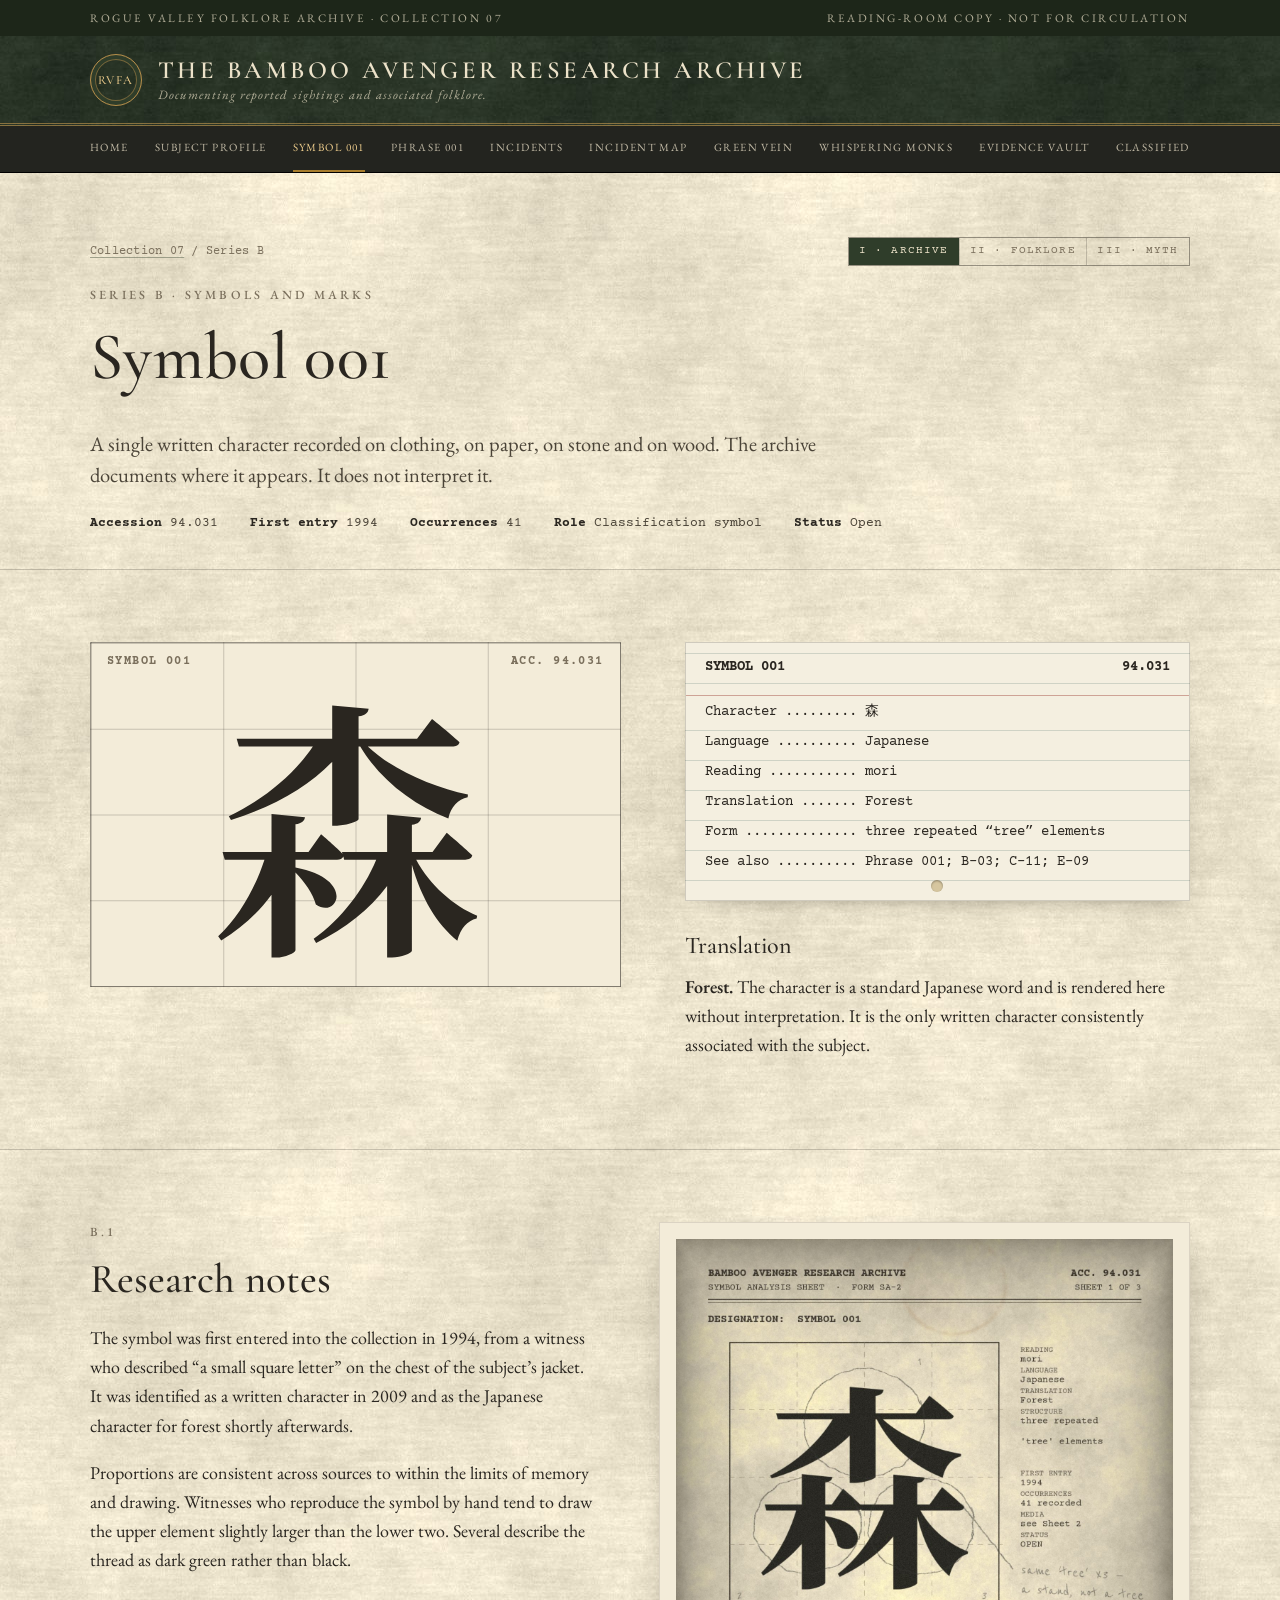
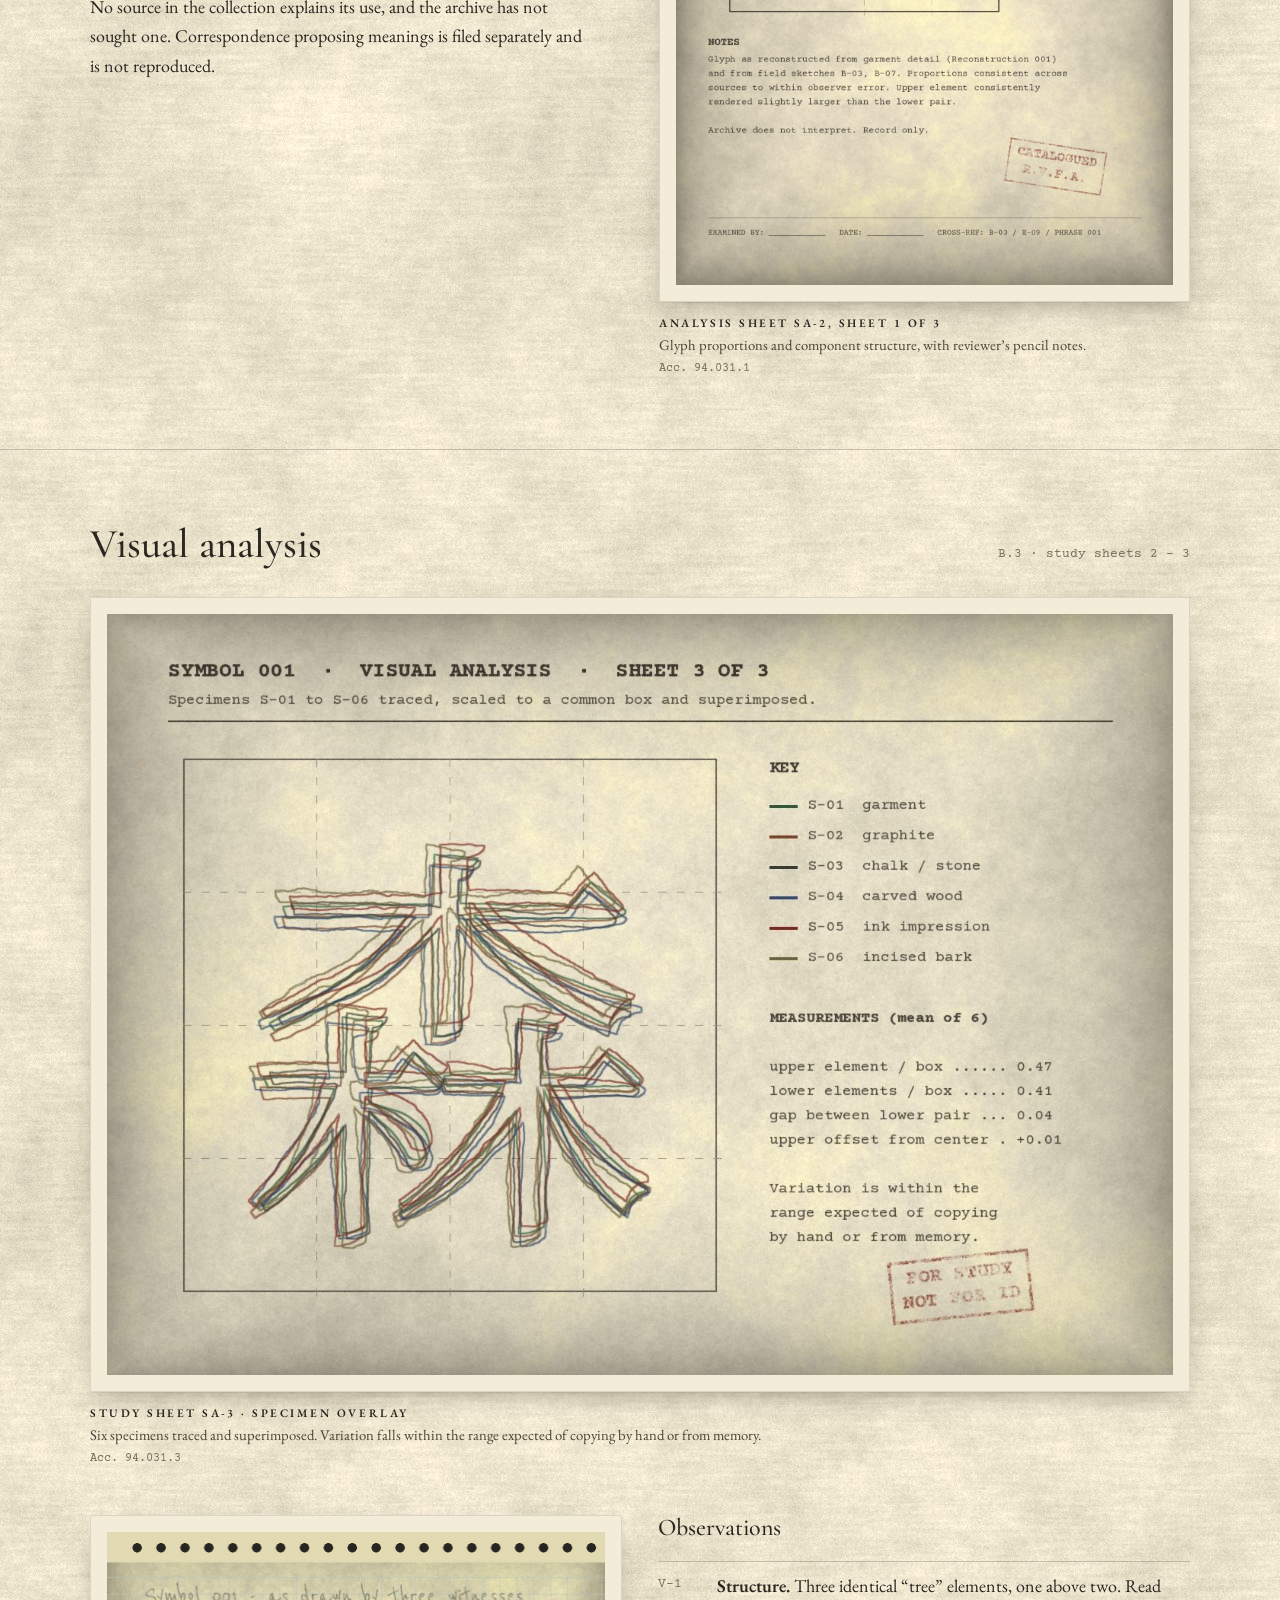
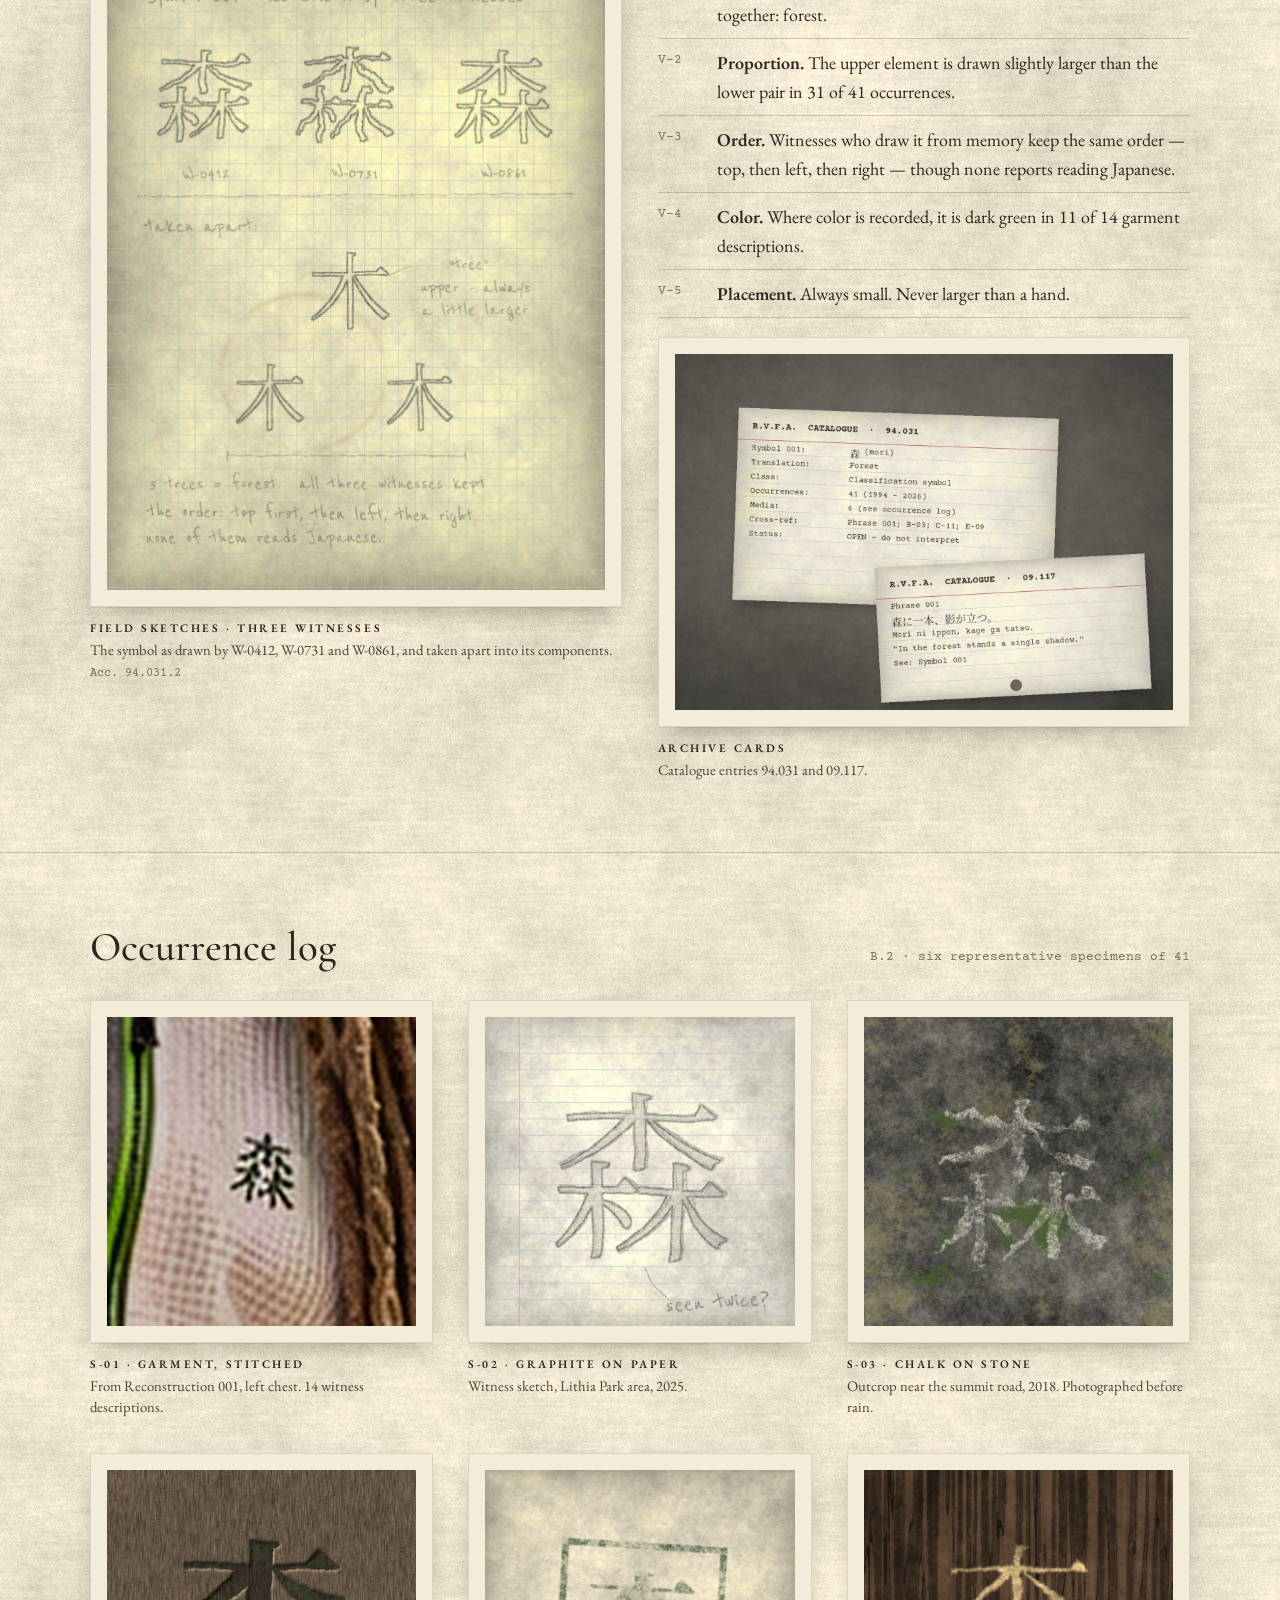
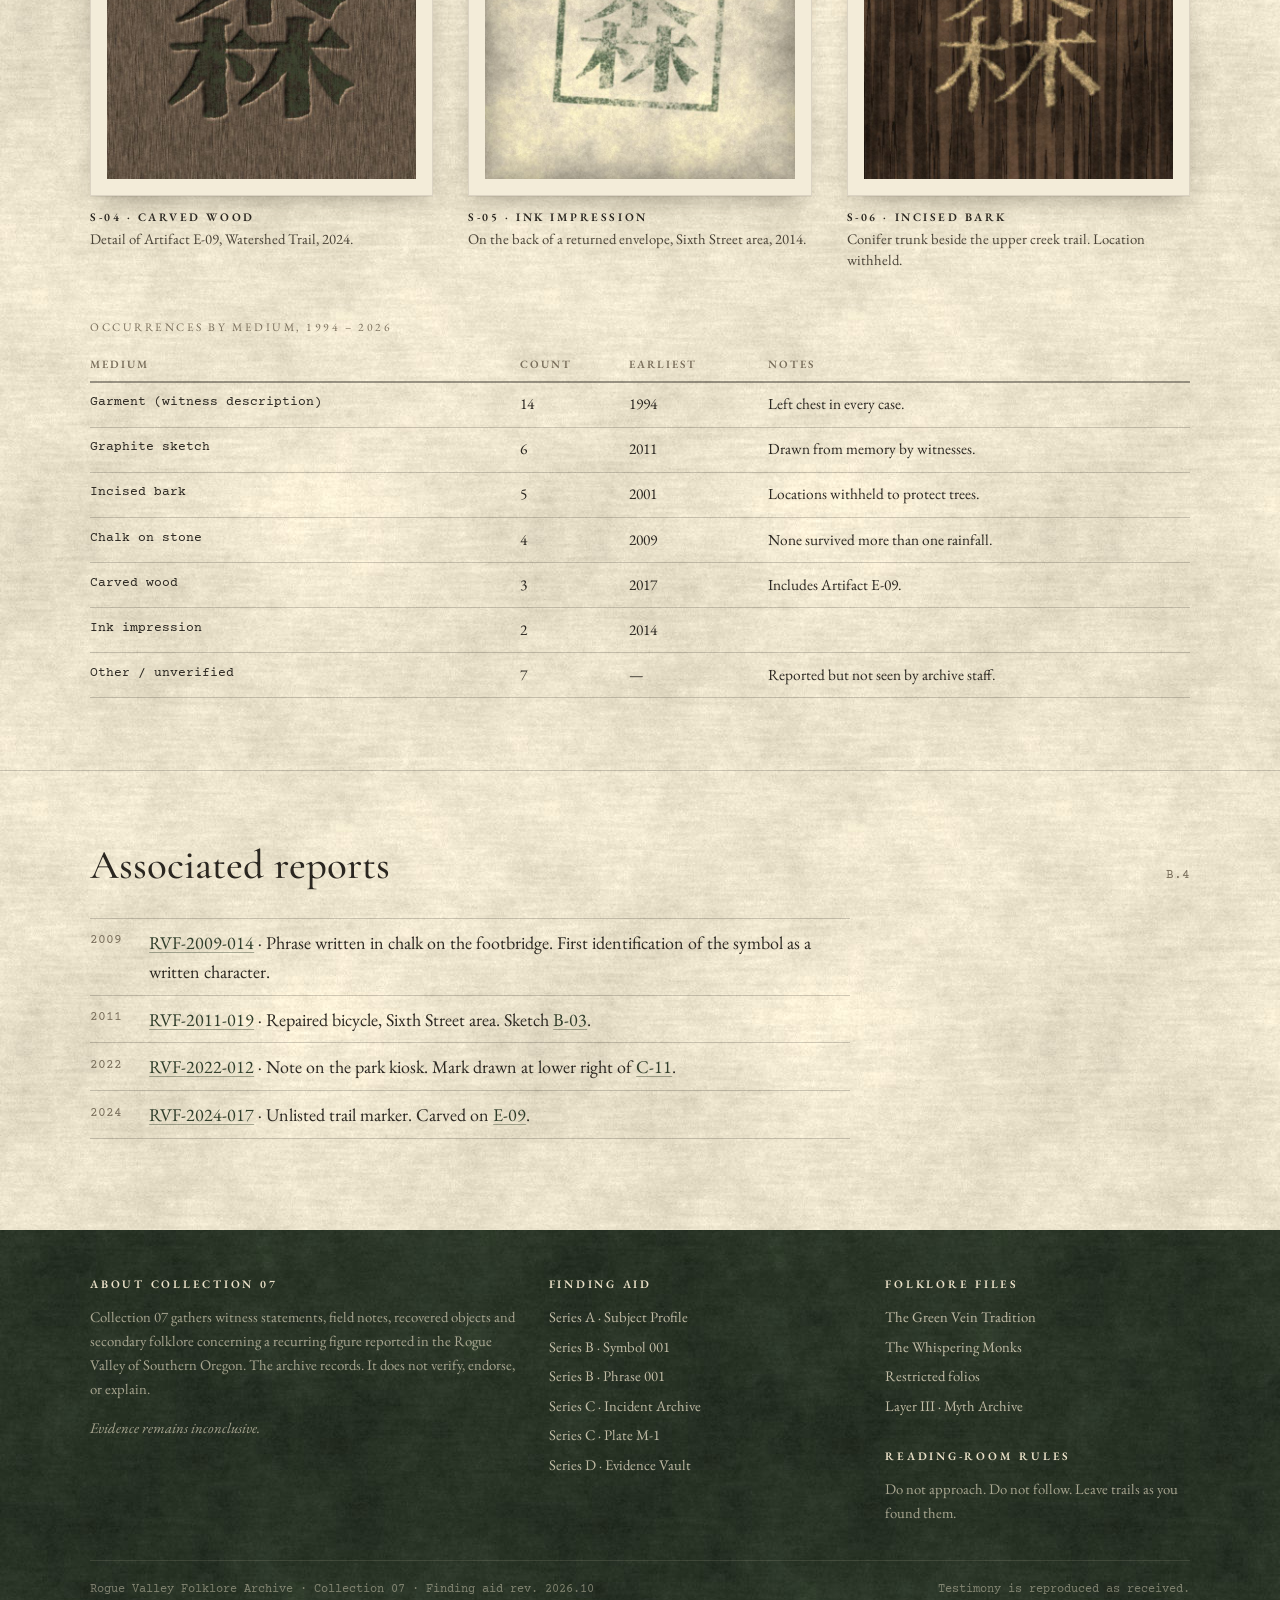
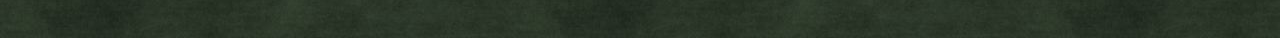
<file: symbol.html>
<!doctype html>
<html lang="en">
<head>
<meta charset="utf-8">
<meta name="viewport" content="width=device-width, initial-scale=1">
<title>Symbol 001 · The Bamboo Avenger Research Archive</title>
<meta name="description" content="Symbol 001: occurrence records, research notes and specimens of a written character associated with Bamboo Avenger reports.">
<meta name="theme-color" content="#1d2619">
<meta property="og:title" content="Symbol 001 · The Bamboo Avenger Research Archive">
<meta property="og:description" content="Symbol 001: occurrence records, research notes and specimens of a written character associated with Bamboo Avenger reports.">
<meta property="og:image" content="assets/images/og-preview.jpg">
<meta property="og:type" content="website">
<link rel="icon" href="assets/favicon.svg" type="image/svg+xml">

<link rel="stylesheet" href="css/archive.css">
</head>
<body>
<a class="skip" href="#main">Skip to record</a>
<div class="inst-bar"><div class="wrap"><span>Rogue Valley Folklore Archive · Collection 07</span><span>Reading-room copy · Not for circulation</span></div></div>
<header class="masthead">
  <div class="wrap">
    <a class="brand" href="index.html">
      <span class="brand-seal" aria-hidden="true">RVFA</span>
      <span class="brand-text"><span class="brand-title">The Bamboo Avenger Research Archive</span><span class="brand-sub">Documenting reported sightings and associated folklore.</span></span>
    </a>
    <button class="nav-toggle" type="button" aria-expanded="false" aria-controls="site-nav">Index</button>
  </div>
</header>
<nav class="site-nav" id="site-nav" aria-label="Collection index"><ul>
<li><a href="index.html">Home</a></li>
<li><a href="subject.html">Subject Profile</a></li>
<li><a href="symbol.html" aria-current="page">Symbol 001</a></li>
<li><a href="phrase.html">Phrase 001</a></li>
<li><a href="incidents.html">Incidents</a></li>
<li><a href="map.html">Incident Map</a></li>
<li><a href="green-vein.html">Green Vein</a></li>
<li><a href="whispering-monks.html">Whispering Monks</a></li>
<li><a href="evidence.html">Evidence Vault</a></li>
<li><a href="classified.html">Classified</a></li>
</ul></nav>
<main id="main">
<header class="record-head"><div class="wrap">
  <div class="head-row"><div class="crumbs"><a href="index.html">Collection 07</a> / Series B</div><div class="layer-strip l1" aria-label="Archive layer"><span class="on" aria-current="true">I · Archive</span><a href="green-vein.html">II · Folklore</a><a href="myth.html">III · Myth</a></div></div>
  <span class="eyebrow">Series B · Symbols and marks</span>
  <h1>Symbol 001</h1>
  <p class="lede narrow">A single written character recorded on clothing, on paper, on stone and on wood. The archive documents where it appears. It does not interpret it.</p>
  <div class="record-meta"><span><b>Accession</b> 94.031</span><span><b>First entry</b> 1994</span><span><b>Occurrences</b> 41</span><span><b>Role</b> Classification symbol</span><span><b>Status</b> Open</span></div>
</div></header>
<section class="block"><div class="wrap split">
  <div class="glyph-display" role="img" aria-label="Symbol 001: the Japanese character 森, meaning forest"><span class="gd-label">SYMBOL 001</span><span class="gd-label r">ACC. 94.031</span><span class="jp">森</span></div>
  <div>
    <div class="catalog-card">
      <div class="cc-head"><span>SYMBOL 001</span><span>94.031</span></div>
      <div>Character ......... 森</div>
      <div>Language .......... Japanese</div>
      <div>Reading ........... mori</div>
      <div>Translation ....... Forest</div>
      <div>Form .............. three repeated “tree” elements</div>
      <div>See also .......... Phrase 001; B-03; C-11; E-09</div>
    </div>
    <h3 class="mt2">Translation</h3>
    <p><b>Forest.</b> The character is a standard Japanese word and is rendered here without interpretation. It is the only written character consistently associated with the subject.</p>
  </div>
</div></section>

<section class="block"><div class="wrap split rev">
  <div>
    <span class="eyebrow">B.1</span>
    <h2>Research notes</h2>
    <p>The symbol was first entered into the collection in 1994, from a witness who described “a small square letter” on the chest of the subject’s jacket. It was identified as a written character in 2009 and as the Japanese character for forest shortly afterwards.</p>
    <p>Proportions are consistent across sources to within the limits of memory and drawing. Witnesses who reproduce the symbol by hand tend to draw the upper element slightly larger than the lower two. Several describe the thread as dark green rather than black.</p>
    <p>No source in the collection explains its use, and the archive has not sought one. Correspondence proposing meanings is filed separately and is not reproduced.</p>
  </div>
  <figure class="plate "><div class="mat" data-zoom="assets/graphics/symbol/symbol-001-analysis-sheet.jpg" data-caption="Analysis sheet SA-2, sheet 1 of 3 — Glyph proportions and component structure, with reviewer’s pencil notes."><img src="assets/graphics/symbol/symbol-001-analysis-sheet.jpg" alt="A typed analysis sheet showing the character 森 in a ruled box, with pencil circles around its three components and handwritten notes." loading="lazy"></div><figcaption><b>Analysis sheet SA-2, sheet 1 of 3</b>Glyph proportions and component structure, with reviewer’s pencil notes.<span class="acc">Acc. 94.031.1</span></figcaption></figure>
</div></section>


<section class="block" id="visual-analysis"><div class="wrap">
  <div class="section-head"><h2>Visual analysis</h2><span class="num">B.3 · study sheets 2 – 3</span></div>
  <figure class="plate "><div class="mat" data-zoom="assets/graphics/symbol/symbol-001-specimen-overlay.jpg" data-caption="Study sheet SA-3 · specimen overlay — Six specimens traced and superimposed. Variation falls within the range expected of copying by hand or from memory."><img src="assets/graphics/symbol/symbol-001-specimen-overlay.jpg" alt="Six traced outlines of the character 森 in different inks, superimposed in a ruled box, with a key and measurements." loading="lazy"></div><figcaption><b>Study sheet SA-3 · specimen overlay</b>Six specimens traced and superimposed. Variation falls within the range expected of copying by hand or from memory.<span class="acc">Acc. 94.031.3</span></figcaption></figure>
  <div class="grid g2 mt3">
    <figure class="plate "><div class="mat" data-zoom="assets/graphics/symbol/symbol-001-field-sketches.jpg" data-caption="Field sketches · three witnesses — The symbol as drawn by W-0412, W-0731 and W-0861, and taken apart into its components."><img src="assets/graphics/symbol/symbol-001-field-sketches.jpg" alt="A notebook page with three pencil drawings of the character by different witnesses, and the character taken apart into its three tree components." loading="lazy"></div><figcaption><b>Field sketches · three witnesses</b>The symbol as drawn by W-0412, W-0731 and W-0861, and taken apart into its components.<span class="acc">Acc. 94.031.2</span></figcaption></figure>
    <div>
      <h3>Observations</h3>
      <ol class="index-list">
        <li><span>V-1</span><div><b>Structure.</b> Three identical “tree” elements, one above two. Read together: forest.</div></li>
        <li><span>V-2</span><div><b>Proportion.</b> The upper element is drawn slightly larger than the lower pair in 31 of 41 occurrences.</div></li>
        <li><span>V-3</span><div><b>Order.</b> Witnesses who draw it from memory keep the same order — top, then left, then right — though none reports reading Japanese.</div></li>
        <li><span>V-4</span><div><b>Color.</b> Where color is recorded, it is dark green in 11 of 14 garment descriptions.</div></li>
        <li><span>V-5</span><div><b>Placement.</b> Always small. Never larger than a hand.</div></li>
      </ol>
      <figure class="plate "><div class="mat" data-zoom="assets/graphics/symbol/symbol-001-archive-cards.jpg" data-caption="Archive cards — Catalogue entries 94.031 and 09.117."><img src="assets/graphics/symbol/symbol-001-archive-cards.jpg" alt="Two typed catalogue cards for Symbol 001 and Phrase 001 lying on grey board." loading="lazy"></div><figcaption><b>Archive cards</b>Catalogue entries 94.031 and 09.117.</figcaption></figure>
    </div>
  </div>
</div></section>
<section class="block"><div class="wrap">
  <div class="section-head"><h2>Occurrence log</h2><span class="num">B.2 · six representative specimens of 41</span></div>
  <div class="grid g3 specimens">
<figure class="plate "><div class="mat" data-zoom="assets/graphics/symbol/specimen-s01-garment.jpg" data-caption="S-01 · Garment, stitched — From Reconstruction 001, left chest. 14 witness descriptions."><div class="frame"><img src="assets/graphics/symbol/specimen-s01-garment.jpg" alt="Symbol 001 recorded as: garment, stitched." loading="lazy"></div></div><figcaption><b>S-01 · Garment, stitched</b>From Reconstruction 001, left chest. 14 witness descriptions.</figcaption></figure>
<figure class="plate "><div class="mat" data-zoom="assets/graphics/symbol/specimen-s02-graphite.jpg" data-caption="S-02 · Graphite on paper — Witness sketch, Lithia Park area, 2025."><div class="frame"><img src="assets/graphics/symbol/specimen-s02-graphite.jpg" alt="Symbol 001 recorded as: graphite on paper." loading="lazy"></div></div><figcaption><b>S-02 · Graphite on paper</b>Witness sketch, Lithia Park area, 2025.</figcaption></figure>
<figure class="plate "><div class="mat" data-zoom="assets/graphics/symbol/specimen-s03-chalk-stone.jpg" data-caption="S-03 · Chalk on stone — Outcrop near the summit road, 2018. Photographed before rain."><div class="frame"><img src="assets/graphics/symbol/specimen-s03-chalk-stone.jpg" alt="Symbol 001 recorded as: chalk on stone." loading="lazy"></div></div><figcaption><b>S-03 · Chalk on stone</b>Outcrop near the summit road, 2018. Photographed before rain.</figcaption></figure>
<figure class="plate "><div class="mat" data-zoom="assets/graphics/symbol/specimen-s04-carved-wood.jpg" data-caption="S-04 · Carved wood — Detail of Artifact E-09, Watershed Trail, 2024."><div class="frame"><img src="assets/graphics/symbol/specimen-s04-carved-wood.jpg" alt="Symbol 001 recorded as: carved wood." loading="lazy"></div></div><figcaption><b>S-04 · Carved wood</b>Detail of Artifact E-09, Watershed Trail, 2024.</figcaption></figure>
<figure class="plate "><div class="mat" data-zoom="assets/graphics/symbol/specimen-s05-ink-impression.jpg" data-caption="S-05 · Ink impression — On the back of a returned envelope, Sixth Street area, 2014."><div class="frame"><img src="assets/graphics/symbol/specimen-s05-ink-impression.jpg" alt="Symbol 001 recorded as: ink impression." loading="lazy"></div></div><figcaption><b>S-05 · Ink impression</b>On the back of a returned envelope, Sixth Street area, 2014.</figcaption></figure>
<figure class="plate "><div class="mat" data-zoom="assets/graphics/symbol/specimen-s06-bark-incision.jpg" data-caption="S-06 · Incised bark — Conifer trunk beside the upper creek trail. Location withheld."><div class="frame"><img src="assets/graphics/symbol/specimen-s06-bark-incision.jpg" alt="Symbol 001 recorded as: incised bark." loading="lazy"></div></div><figcaption><b>S-06 · Incised bark</b>Conifer trunk beside the upper creek trail. Location withheld.</figcaption></figure>
  </div>
  <div class="table-scroll mt3"><table class="ledger">
    <caption>Occurrences by medium, 1994 – 2026</caption>
    <thead><tr><th>Medium</th><th>Count</th><th>Earliest</th><th>Notes</th></tr></thead>
    <tbody>
      <tr><td>Garment (witness description)</td><td>14</td><td>1994</td><td>Left chest in every case.</td></tr>
      <tr><td>Graphite sketch</td><td>6</td><td>2011</td><td>Drawn from memory by witnesses.</td></tr>
      <tr><td>Incised bark</td><td>5</td><td>2001</td><td>Locations withheld to protect trees.</td></tr>
      <tr><td>Chalk on stone</td><td>4</td><td>2009</td><td>None survived more than one rainfall.</td></tr>
      <tr><td>Carved wood</td><td>3</td><td>2017</td><td>Includes Artifact E-09.</td></tr>
      <tr><td>Ink impression</td><td>2</td><td>2014</td><td></td></tr>
      <tr><td>Other / unverified</td><td>7</td><td>—</td><td>Reported but not seen by archive staff.</td></tr>
    </tbody>
  </table></div>
</div></section>

<section class="block"><div class="wrap">
  <div class="section-head"><h2>Associated reports</h2><span class="num">B.4</span></div>
  <ul class="index-list narrow">
    <li><span>2009</span><div><a href="incidents.html#RVF-2009-014">RVF-2009-014</a> · Phrase written in chalk on the footbridge. First identification of the symbol as a written character.</div></li>
    <li><span>2011</span><div><a href="incidents.html#RVF-2011-019">RVF-2011-019</a> · Repaired bicycle, Sixth Street area. Sketch <a href="evidence.html#B-03">B-03</a>.</div></li>
    <li><span>2022</span><div><a href="incidents.html#RVF-2022-012">RVF-2022-012</a> · Note on the park kiosk. Mark drawn at lower right of <a href="evidence.html#C-11">C-11</a>.</div></li>
    <li><span>2024</span><div><a href="incidents.html#RVF-2024-017">RVF-2024-017</a> · Unlisted trail marker. Carved on <a href="evidence.html#E-09">E-09</a>.</div></li>
  </ul>
</div></section>

</main>
<footer class="site-footer">
  <div class="wrap">
    <div class="foot-grid">
      <div>
        <h4>About Collection 07</h4>
        <p>Collection 07 gathers witness statements, field notes, recovered objects and secondary folklore concerning a recurring figure reported in the Rogue Valley of Southern Oregon. The archive records. It does not verify, endorse, or explain.</p>
        <p><em>Evidence remains inconclusive.</em></p>
      </div>
      <div>
        <h4>Finding aid</h4>
        <ul>
          <li><a href="subject.html">Series A · Subject Profile</a></li>
          <li><a href="symbol.html">Series B · Symbol 001</a></li>
          <li><a href="phrase.html">Series B · Phrase 001</a></li>
          <li><a href="incidents.html">Series C · Incident Archive</a></li>
          <li><a href="map.html">Series C · Plate M-1</a></li>
          <li><a href="evidence.html">Series D · Evidence Vault</a></li>
        </ul>
      </div>
      <div>
        <h4>Folklore files</h4>
        <ul>
          <li><a href="green-vein.html">The Green Vein Tradition</a></li>
          <li><a href="whispering-monks.html">The Whispering Monks</a></li>
          <li><a href="classified.html">Restricted folios</a></li>
          <li><a href="myth.html">Layer III · Myth Archive</a></li>
        </ul>
        <h4 class="mt2">Reading-room rules</h4>
        <p class="mb0">Do not approach. Do not follow. Leave trails as you found them.</p>
      </div>
    </div>
    <div class="foot-base"><span>Rogue Valley Folklore Archive · Collection 07 · Finding aid rev. 2026.10</span><span>Testimony is reproduced as received.</span></div>
  </div>
</footer>
<script src="js/archive.js" defer></script>
</body>
</html>
</file>
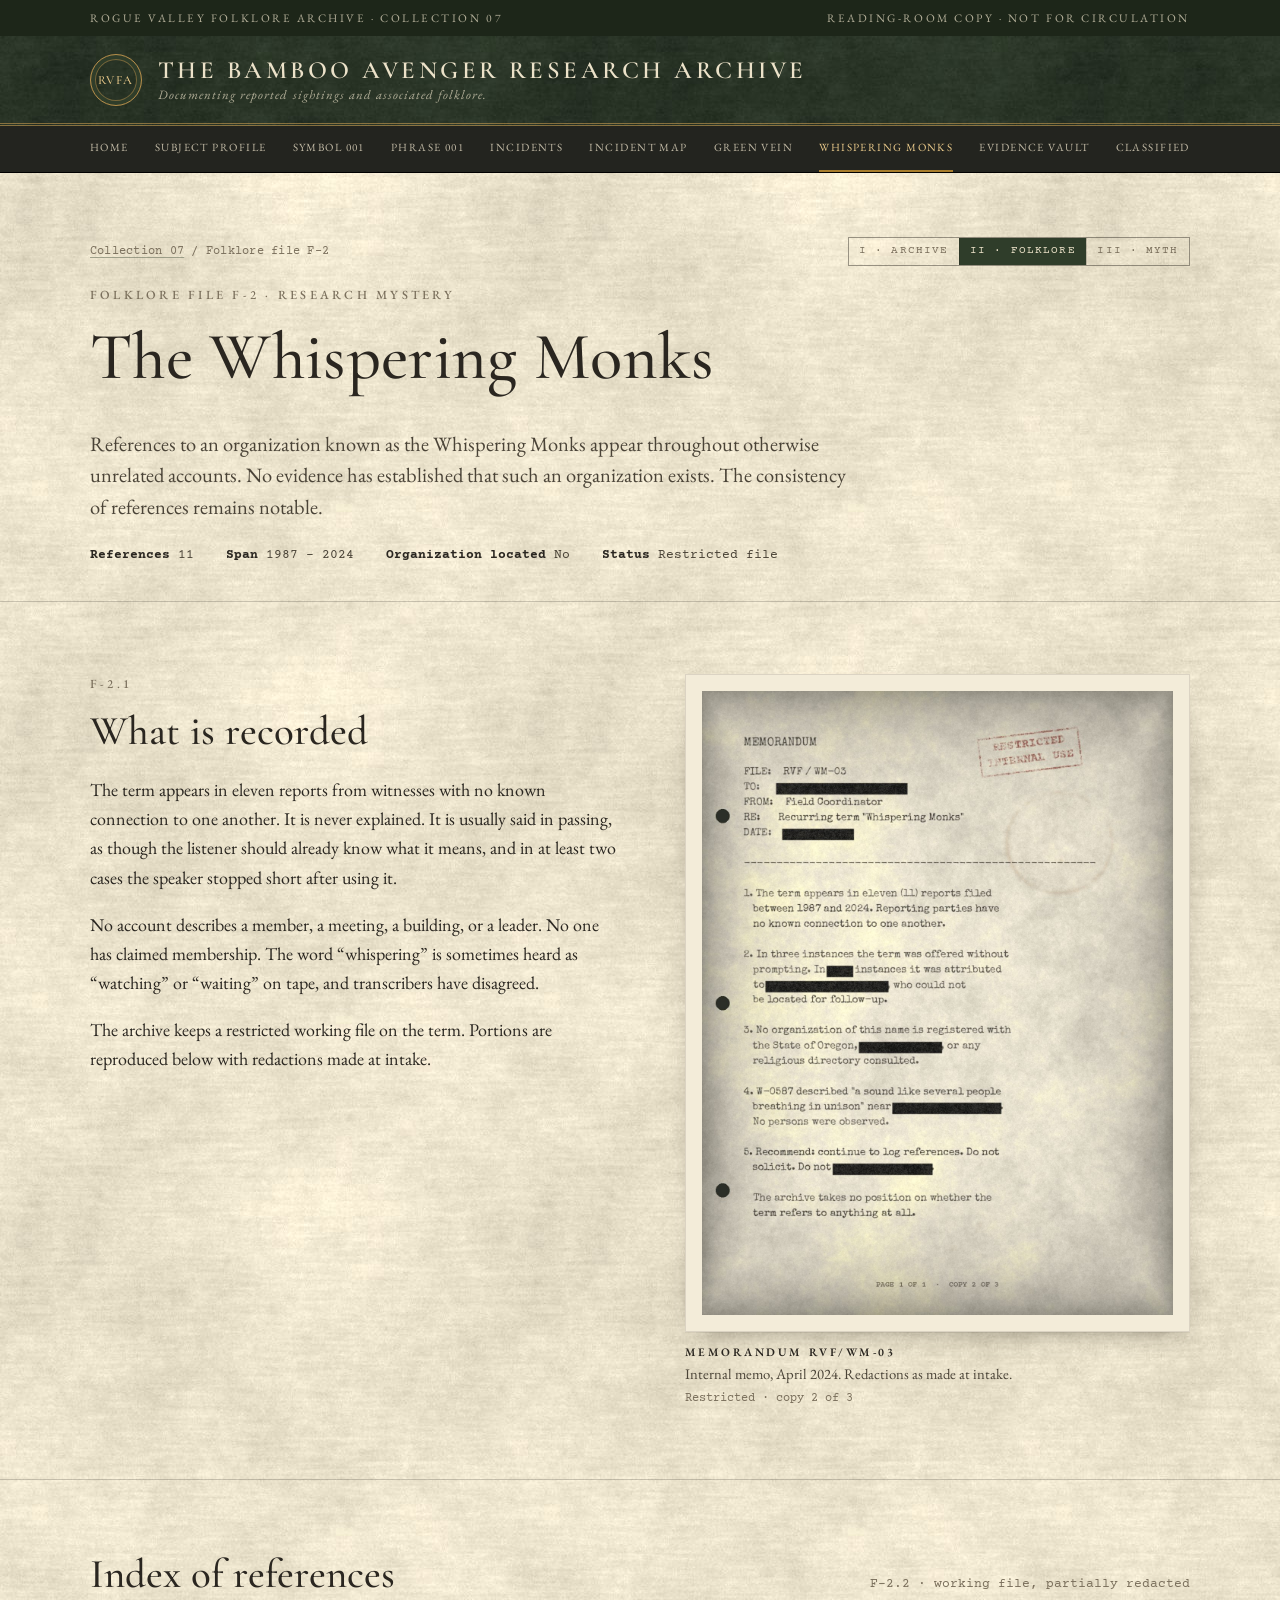
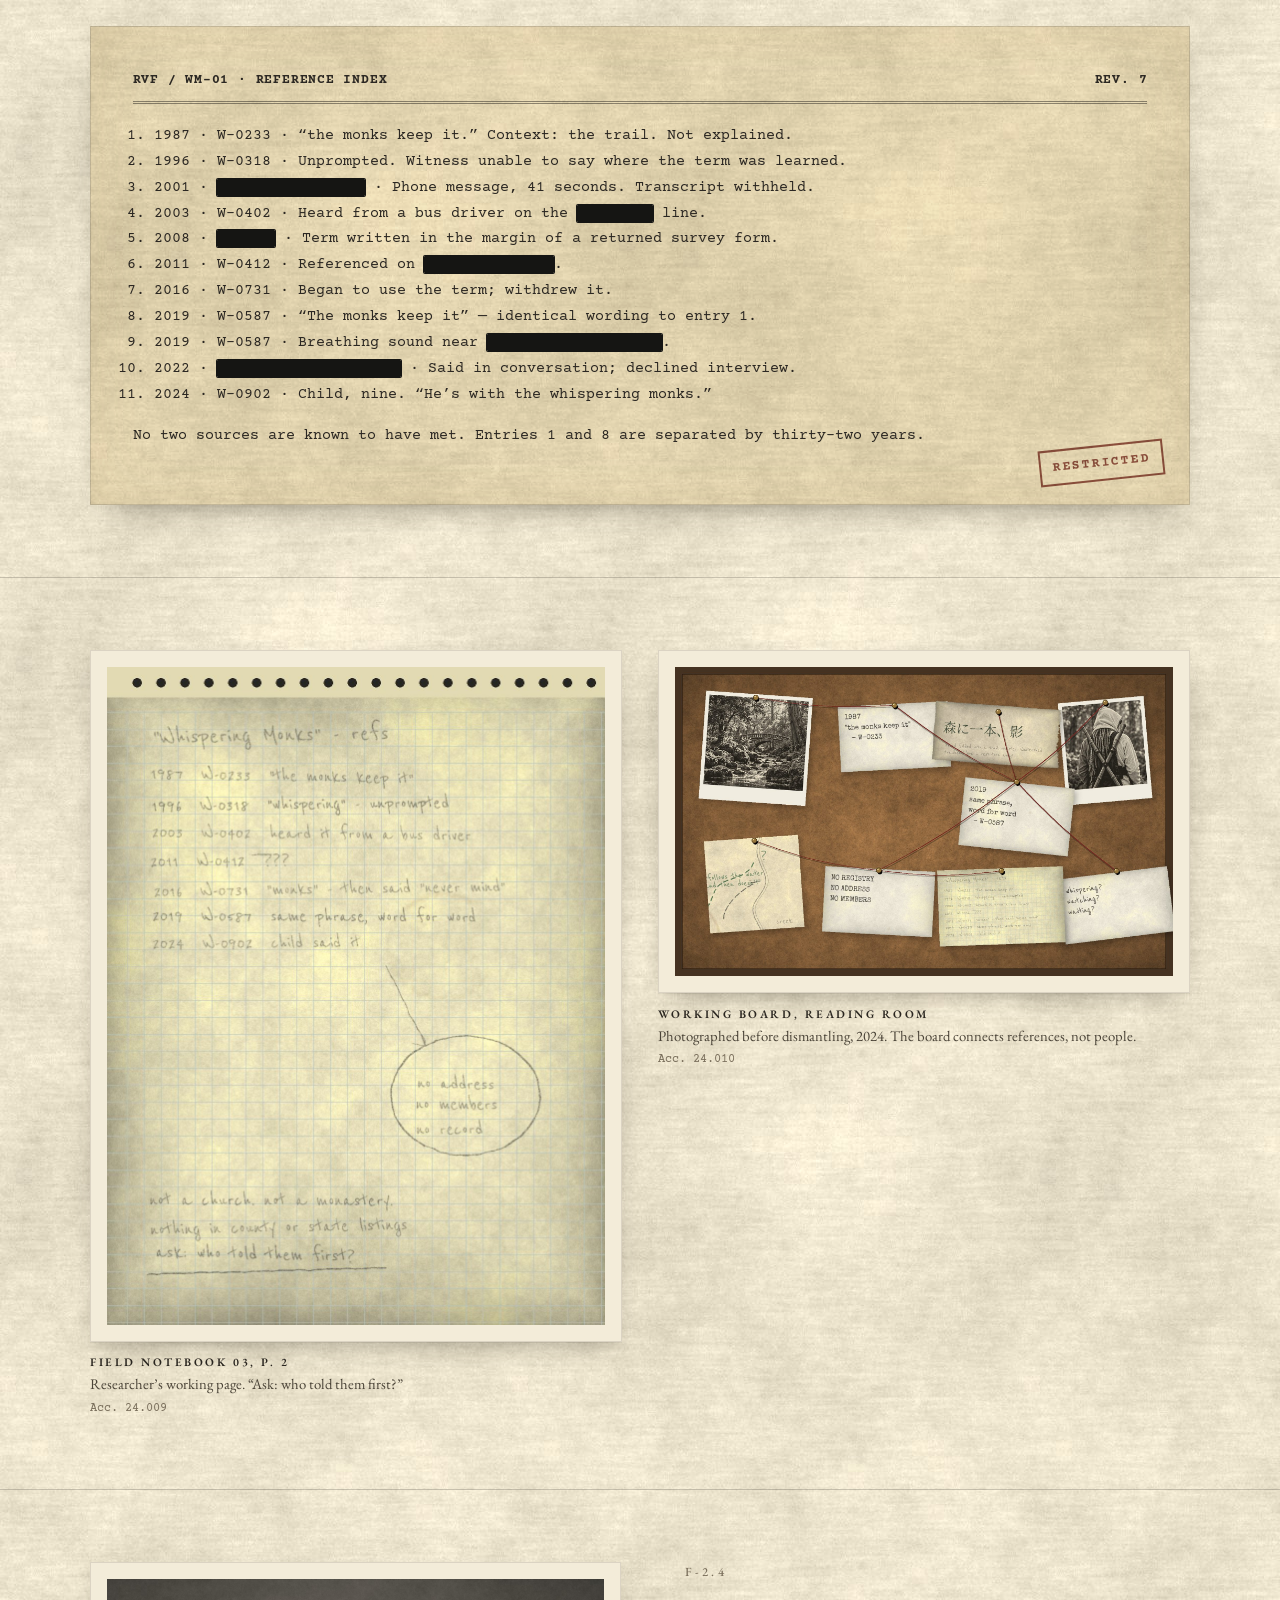
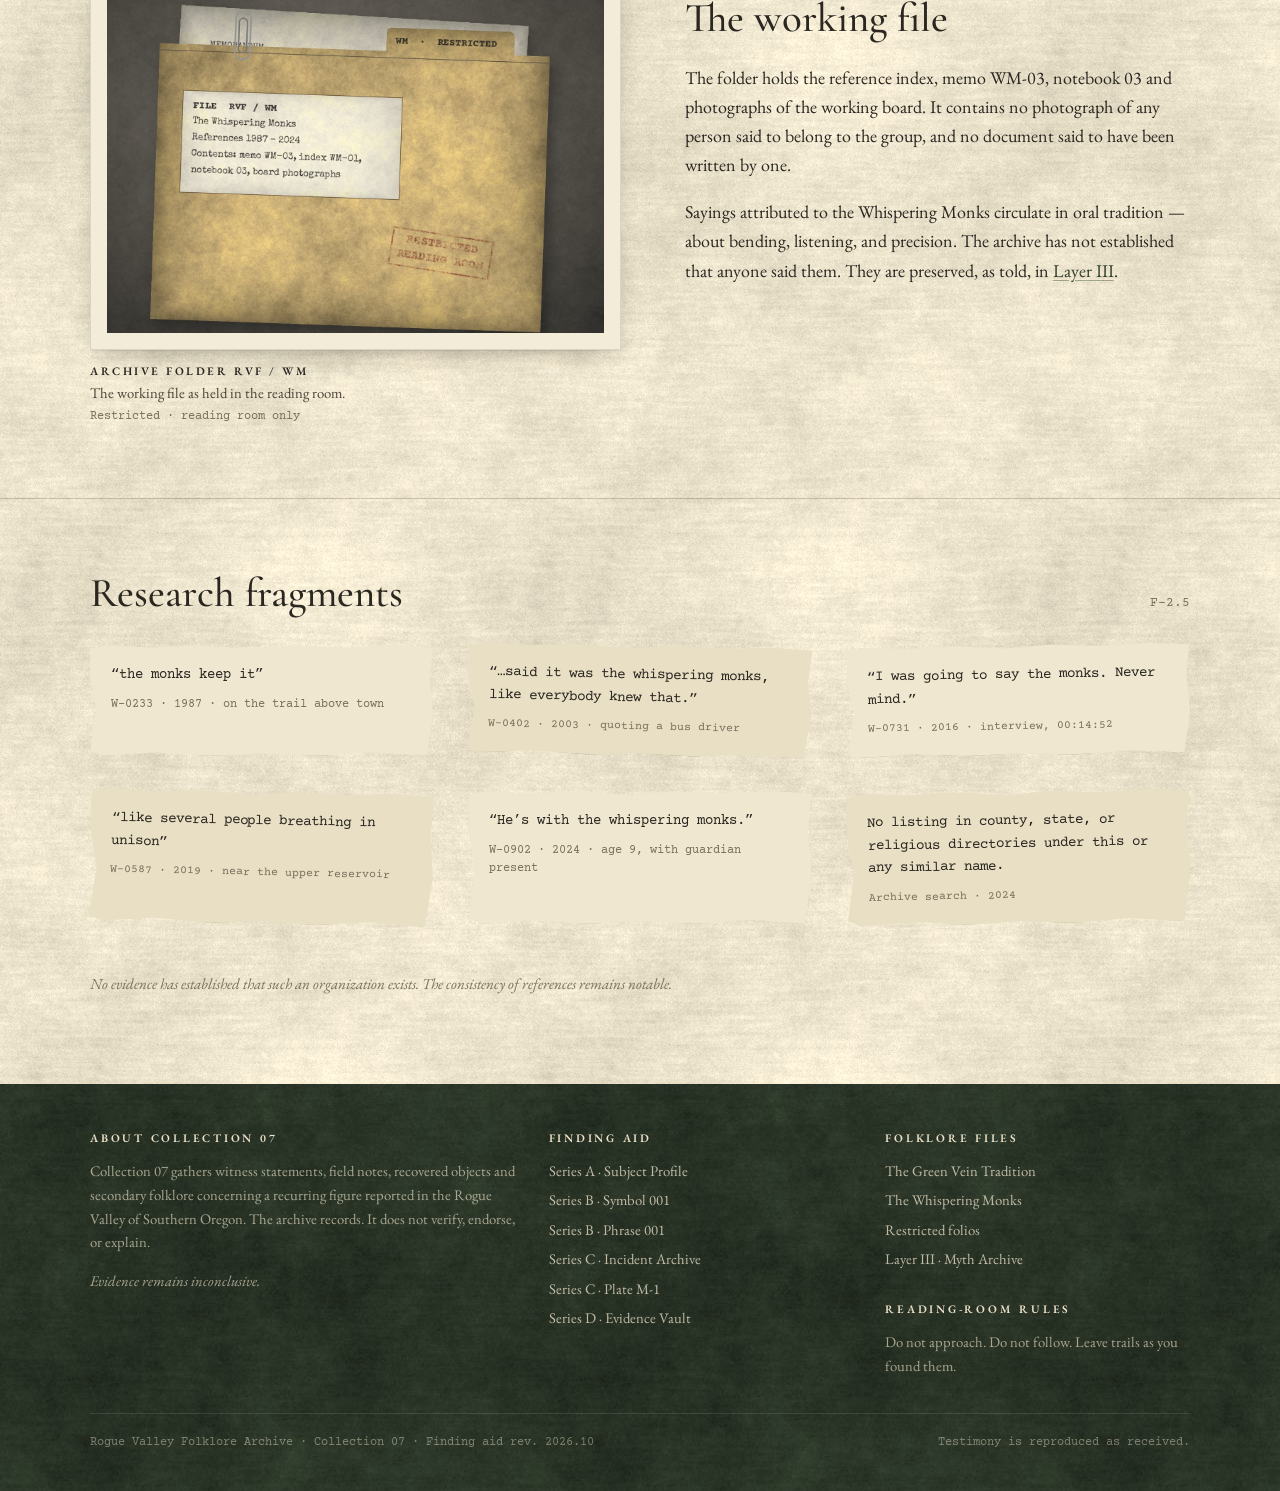
<file: whispering-monks.html>
<!doctype html>
<html lang="en">
<head>
<meta charset="utf-8">
<meta name="viewport" content="width=device-width, initial-scale=1">
<title>The Whispering Monks · The Bamboo Avenger Research Archive</title>
<meta name="description" content="The Whispering Monks: a recurring term in unrelated Bamboo Avenger reports. No evidence has established that such an organization exists.">
<meta name="theme-color" content="#1d2619">
<meta property="og:title" content="The Whispering Monks · The Bamboo Avenger Research Archive">
<meta property="og:description" content="The Whispering Monks: a recurring term in unrelated Bamboo Avenger reports. No evidence has established that such an organization exists.">
<meta property="og:image" content="assets/images/og-preview.jpg">
<meta property="og:type" content="website">
<link rel="icon" href="assets/favicon.svg" type="image/svg+xml">

<link rel="stylesheet" href="css/archive.css">
</head>
<body>
<a class="skip" href="#main">Skip to record</a>
<div class="inst-bar"><div class="wrap"><span>Rogue Valley Folklore Archive · Collection 07</span><span>Reading-room copy · Not for circulation</span></div></div>
<header class="masthead">
  <div class="wrap">
    <a class="brand" href="index.html">
      <span class="brand-seal" aria-hidden="true">RVFA</span>
      <span class="brand-text"><span class="brand-title">The Bamboo Avenger Research Archive</span><span class="brand-sub">Documenting reported sightings and associated folklore.</span></span>
    </a>
    <button class="nav-toggle" type="button" aria-expanded="false" aria-controls="site-nav">Index</button>
  </div>
</header>
<nav class="site-nav" id="site-nav" aria-label="Collection index"><ul>
<li><a href="index.html">Home</a></li>
<li><a href="subject.html">Subject Profile</a></li>
<li><a href="symbol.html">Symbol 001</a></li>
<li><a href="phrase.html">Phrase 001</a></li>
<li><a href="incidents.html">Incidents</a></li>
<li><a href="map.html">Incident Map</a></li>
<li><a href="green-vein.html">Green Vein</a></li>
<li><a href="whispering-monks.html" aria-current="page">Whispering Monks</a></li>
<li><a href="evidence.html">Evidence Vault</a></li>
<li><a href="classified.html">Classified</a></li>
</ul></nav>
<main id="main">
<header class="record-head"><div class="wrap">
  <div class="head-row"><div class="crumbs"><a href="index.html">Collection 07</a> / Folklore file F-2</div><div class="layer-strip l2" aria-label="Archive layer"><a href="index.html#layers">I · Archive</a><span class="on" aria-current="true">II · Folklore</span><a href="myth.html">III · Myth</a></div></div>
  <span class="eyebrow">Folklore file F-2 · Research mystery</span>
  <h1>The Whispering Monks</h1>
  <p class="lede narrow">References to an organization known as the Whispering Monks appear throughout otherwise unrelated accounts. No evidence has established that such an organization exists. The consistency of references remains notable.</p>
  <div class="record-meta"><span><b>References</b> 11</span><span><b>Span</b> 1987 – 2024</span><span><b>Organization located</b> No</span><span><b>Status</b> Restricted file</span></div>
</div></header>
<section class="block"><div class="wrap split">
  <div>
    <span class="eyebrow">F-2.1</span>
    <h2>What is recorded</h2>
    <p>The term appears in eleven reports from witnesses with no known connection to one another. It is never explained. It is usually said in passing, as though the listener should already know what it means, and in at least two cases the speaker stopped short after using it.</p>
    <p>No account describes a member, a meeting, a building, or a leader. No one has claimed membership. The word “whispering” is sometimes heard as “watching” or “waiting” on tape, and transcribers have disagreed.</p>
    <p>The archive keeps a restricted working file on the term. Portions are reproduced below with redactions made at intake.</p>
  </div>
  <figure class="plate "><div class="mat" data-zoom="assets/graphics/monks/monks-memo-redacted.jpg" data-caption="Memorandum RVF/WM-03 — Internal memo, April 2024. Redactions as made at intake."><img src="assets/graphics/monks/monks-memo-redacted.jpg" alt="A typed internal memorandum with several passages blacked out and a red RESTRICTED stamp." loading="lazy"></div><figcaption><b>Memorandum RVF/WM-03</b>Internal memo, April 2024. Redactions as made at intake.<span class="acc">Restricted · copy 2 of 3</span></figcaption></figure>
</div></section>

<section class="block"><div class="wrap">
  <div class="section-head"><h2>Index of references</h2><span class="num">F-2.2 · working file, partially redacted</span></div>
  <div class="doc">
    <span class="stamp">Restricted</span>
    <div class="doc-head"><span>RVF / WM-01 · Reference index</span><span>Rev. 7</span></div>
    <ol>
      <li>1987 · W-0233 · “the monks keep it.” Context: the trail. Not explained.</li>
      <li>1996 · W-0318 · Unprompted. Witness unable to say where the term was learned.</li>
      <li>2001 · <span class="redact">anonymous caller</span> · Phone message, 41 seconds. Transcript withheld.</li>
      <li>2003 · W-0402 · Heard from a bus driver on the <span class="redact">Route 10</span> line.</li>
      <li>2008 · <span class="redact">W-0359</span> · Term written in the margin of a returned survey form.</li>
      <li>2011 · W-0412 · Referenced on <span class="redact">tape 2, side B</span>.</li>
      <li>2016 · W-0731 · Began to use the term; withdrew it.</li>
      <li>2019 · W-0587 · “The monks keep it” — identical wording to entry 1.</li>
      <li>2019 · W-0587 · Breathing sound near <span class="redact">the upper reservoir</span>.</li>
      <li>2022 · <span class="redact">parks seasonal staff</span> · Said in conversation; declined interview.</li>
      <li>2024 · W-0902 · Child, nine. “He’s with the whispering monks.”</li>
    </ol>
    <p>No two sources are known to have met. Entries 1 and 8 are separated by thirty-two years.</p>
  </div>
</div></section>

<section class="block"><div class="wrap grid g2">
  <figure class="plate "><div class="mat" data-zoom="assets/graphics/notebooks/field-notebook-03-monks.jpg" data-caption="Field notebook 03, p. 2 — Researcher’s working page. “Ask: who told them first?”"><img src="assets/graphics/notebooks/field-notebook-03-monks.jpg" alt="A gridded notebook page listing dates and witness codes in pencil, with a circled note reading no address, no members, no record." loading="lazy"></div><figcaption><b>Field notebook 03, p. 2</b>Researcher’s working page. “Ask: who told them first?”<span class="acc">Acc. 24.009</span></figcaption></figure>
  <figure class="plate "><div class="mat" data-zoom="assets/graphics/monks/monks-evidence-board.jpg" data-caption="Working board, reading room — Photographed before dismantling, 2024. The board connects references, not people."><img src="assets/graphics/monks/monks-evidence-board.jpg" alt="A cork board with pinned photographs, index cards, a torn note and a sketch map, connected by lengths of dark red yarn." loading="lazy"></div><figcaption><b>Working board, reading room</b>Photographed before dismantling, 2024. The board connects references, not people.<span class="acc">Acc. 24.010</span></figcaption></figure>
</div></section>


<section class="block"><div class="wrap split">
  <figure class="plate "><div class="mat" data-zoom="assets/graphics/monks/monks-archive-folder.jpg" data-caption="Archive folder RVF / WM — The working file as held in the reading room."><img src="assets/graphics/monks/monks-archive-folder.jpg" alt="A worn manila archive folder labelled RVF / WM, The Whispering Monks, with a red RESTRICTED stamp and a typed memo showing above the edge." loading="lazy"></div><figcaption><b>Archive folder RVF / WM</b>The working file as held in the reading room.<span class="acc">Restricted · reading room only</span></figcaption></figure>
  <div>
    <span class="eyebrow">F-2.4</span>
    <h2>The working file</h2>
    <p>The folder holds the reference index, memo WM-03, notebook 03 and photographs of the working board. It contains no photograph of any person said to belong to the group, and no document said to have been written by one.</p>
    <p>Sayings attributed to the Whispering Monks circulate in oral tradition — about bending, listening, and precision. The archive has not established that anyone said them. They are preserved, as told, in <a href="myth.html#teachings">Layer III</a>.</p>
  </div>
</div></section>
<section class="block"><div class="wrap">
  <div class="section-head"><h2>Research fragments</h2><span class="num">F-2.5</span></div>
  <div class="grid g3">
<div class="fragment">“the monks keep it”<span class="src">W-0233 · 1987 · on the trail above town</span></div>
<div class="fragment">“…said it was the whispering monks, like everybody knew that.”<span class="src">W-0402 · 2003 · quoting a bus driver</span></div>
<div class="fragment">“I was going to say the monks. Never mind.”<span class="src">W-0731 · 2016 · interview, 00:14:52</span></div>
<div class="fragment">“like several people breathing in unison”<span class="src">W-0587 · 2019 · near the upper reservoir</span></div>
<div class="fragment">“He’s with the whispering monks.”<span class="src">W-0902 · 2024 · age 9, with guardian present</span></div>
<div class="fragment">No listing in county, state, or religious directories under this or any similar name.<span class="src">Archive search · 2024</span></div>
  </div>
  <p class="disclaimer mt3">No evidence has established that such an organization exists. The consistency of references remains notable.</p>
</div></section>

</main>
<footer class="site-footer">
  <div class="wrap">
    <div class="foot-grid">
      <div>
        <h4>About Collection 07</h4>
        <p>Collection 07 gathers witness statements, field notes, recovered objects and secondary folklore concerning a recurring figure reported in the Rogue Valley of Southern Oregon. The archive records. It does not verify, endorse, or explain.</p>
        <p><em>Evidence remains inconclusive.</em></p>
      </div>
      <div>
        <h4>Finding aid</h4>
        <ul>
          <li><a href="subject.html">Series A · Subject Profile</a></li>
          <li><a href="symbol.html">Series B · Symbol 001</a></li>
          <li><a href="phrase.html">Series B · Phrase 001</a></li>
          <li><a href="incidents.html">Series C · Incident Archive</a></li>
          <li><a href="map.html">Series C · Plate M-1</a></li>
          <li><a href="evidence.html">Series D · Evidence Vault</a></li>
        </ul>
      </div>
      <div>
        <h4>Folklore files</h4>
        <ul>
          <li><a href="green-vein.html">The Green Vein Tradition</a></li>
          <li><a href="whispering-monks.html">The Whispering Monks</a></li>
          <li><a href="classified.html">Restricted folios</a></li>
          <li><a href="myth.html">Layer III · Myth Archive</a></li>
        </ul>
        <h4 class="mt2">Reading-room rules</h4>
        <p class="mb0">Do not approach. Do not follow. Leave trails as you found them.</p>
      </div>
    </div>
    <div class="foot-base"><span>Rogue Valley Folklore Archive · Collection 07 · Finding aid rev. 2026.10</span><span>Testimony is reproduced as received.</span></div>
  </div>
</footer>
<script src="js/archive.js" defer></script>
</body>
</html>
</file>
<file: css/archive.css>
/* =========================================================
   THE BAMBOO AVENGER RESEARCH ARCHIVE
   Rogue Valley Folklore Archive · Collection 07
   ========================================================= */

/* Self-hosted fonts (SIL OFL — see assets/fonts/OFL-NOTICE.txt) */
@font-face { font-family: 'Cormorant Garamond'; src: url('../assets/fonts/cormorant-garamond-latin-500-normal.woff2') format('woff2'); font-weight: 500; font-style: normal; font-display: swap; }
@font-face { font-family: 'Cormorant Garamond'; src: url('../assets/fonts/cormorant-garamond-latin-600-normal.woff2') format('woff2'); font-weight: 600; font-style: normal; font-display: swap; }
@font-face { font-family: 'Cormorant Garamond'; src: url('../assets/fonts/cormorant-garamond-latin-500-italic.woff2') format('woff2'); font-weight: 500; font-style: italic; font-display: swap; }
@font-face { font-family: 'EB Garamond'; src: url('../assets/fonts/eb-garamond-latin-400-normal.woff2') format('woff2'); font-weight: 400; font-style: normal; font-display: swap; }
@font-face { font-family: 'EB Garamond'; src: url('../assets/fonts/eb-garamond-latin-500-normal.woff2') format('woff2'); font-weight: 500; font-style: normal; font-display: swap; }
@font-face { font-family: 'EB Garamond'; src: url('../assets/fonts/eb-garamond-latin-600-normal.woff2') format('woff2'); font-weight: 600; font-style: normal; font-display: swap; }
@font-face { font-family: 'EB Garamond'; src: url('../assets/fonts/eb-garamond-latin-400-italic.woff2') format('woff2'); font-weight: 400; font-style: italic; font-display: swap; }
@font-face { font-family: 'Courier Prime'; src: url('../assets/fonts/courier-prime-latin-400-normal.woff2') format('woff2'); font-weight: 400; font-style: normal; font-display: swap; }
@font-face { font-family: 'Courier Prime'; src: url('../assets/fonts/courier-prime-latin-700-normal.woff2') format('woff2'); font-weight: 700; font-style: normal; font-display: swap; }
@font-face { font-family: 'Noto Serif JP'; src: url('../assets/fonts/noto-serif-jp-subset-600.woff2') format('woff2'); font-weight: 500 700; font-style: normal; font-display: swap; }

:root {
  --parchment: #ece2c9;
  --parchment-2: #e2d5b4;
  --parchment-3: #d6c69f;
  --paper: #f3ecd9;
  --ink: #2a2620;
  --ink-soft: #4a4337;
  --ink-faint: #7a6f5c;
  --charcoal: #23241f;
  --charcoal-2: #2f302a;
  --forest: #2f3d2a;
  --forest-deep: #1d2619;
  --moss: #66703f;
  --moss-soft: #8b9160;
  --gold: #a87d2c;
  --sun: #d6a454;
  --sun-soft: #e9c98a;
  --rust: #7a2c22;
  --creek: #4d6b66;
  --rule: rgba(42, 38, 32, .22);
  --rule-strong: rgba(42, 38, 32, .45);

  --f-display: 'Cormorant Garamond', 'EB Garamond', Georgia, serif;
  --f-body: 'EB Garamond', Georgia, 'Times New Roman', serif;
  --f-type: 'Courier Prime', 'Courier New', monospace;
  --f-jp: 'Noto Serif JP', 'Hiragino Mincho ProN', 'Yu Mincho', serif;

  --w: 1180px;
  --gutter: clamp(16px, 4vw, 40px);
}

*, *::before, *::after { box-sizing: border-box; }
html { -webkit-text-size-adjust: 100%; scroll-behavior: smooth; }
body {
  margin: 0;
  background: var(--parchment) url('../assets/textures/parchment-tile.jpg') repeat;
  color: var(--ink);
  font-family: var(--f-body);
  font-size: 1.125rem;
  line-height: 1.62;
  font-feature-settings: 'onum' 1, 'kern' 1;
}
img { max-width: 100%; height: auto; display: block; }
a { color: var(--forest); text-decoration-color: rgba(47, 61, 42, .4); text-underline-offset: 3px; }
a:hover { color: var(--gold); text-decoration-color: currentColor; }
:focus-visible { outline: 2px solid var(--gold); outline-offset: 3px; }
::selection { background: var(--sun-soft); color: var(--ink); }

.skip { position: absolute; left: -999px; top: 0; background: var(--paper); padding: 8px 14px; z-index: 100; }
.skip:focus { left: 8px; top: 8px; }

.wrap { max-width: var(--w); margin: 0 auto; padding: 0 var(--gutter); }
.narrow { max-width: 760px; }

/* ---------- type ---------- */
h1, h2, h3, h4 { font-family: var(--f-display); font-weight: 500; line-height: 1.12; margin: 0 0 .5em; color: var(--ink); }
h1 { font-size: clamp(2.3rem, 5.2vw, 4.2rem); letter-spacing: .005em; }
h2 { font-size: clamp(1.75rem, 3.2vw, 2.6rem); }
h3 { font-size: 1.5rem; }
h4 { font-size: 1.2rem; }
p { margin: 0 0 1em; }
.eyebrow, .smallcaps {
  font-family: var(--f-body);
  font-size: .78rem;
  letter-spacing: .26em;
  text-transform: uppercase;
  color: var(--ink-faint);
  font-weight: 500;
}
.eyebrow { display: block; margin-bottom: .9rem; }
.lede { font-size: 1.28rem; line-height: 1.55; color: var(--ink-soft); }
.typed, .mono { font-family: var(--f-type); font-size: .92rem; letter-spacing: 0; line-height: 1.6; }
.muted { color: var(--ink-faint); }
.jp { font-family: var(--f-jp); font-weight: 500; letter-spacing: .06em; }
hr.rule { border: 0; height: 1px; background: var(--rule); margin: 2.5rem 0; }
hr.double { border: 0; border-top: 1px solid var(--rule-strong); border-bottom: 1px solid var(--rule-strong); height: 4px; margin: 2.5rem 0; }

/* ---------- institution bar + masthead ---------- */
.inst-bar {
  background: var(--forest-deep);
  color: rgba(236, 226, 201, .72);
  font-size: .72rem;
  letter-spacing: .22em;
  text-transform: uppercase;
}
.inst-bar .wrap { display: flex; justify-content: space-between; gap: 1rem; padding-top: .55rem; padding-bottom: .55rem; }
.inst-bar span:last-child { text-align: right; }
@media (max-width: 640px) { .inst-bar span:last-child { display: none; } }

.masthead {
  background: var(--forest) url('../assets/textures/forest-tile.jpg') repeat;
  color: var(--parchment);
  border-bottom: 3px double rgba(214, 164, 84, .55);
  position: relative;
}
.masthead .wrap { display: flex; align-items: center; justify-content: space-between; gap: 1.5rem; padding-top: 1.1rem; padding-bottom: 1.1rem; }
.brand { display: flex; align-items: center; gap: 1rem; color: var(--parchment); text-decoration: none; }
.brand:hover { color: var(--parchment); }
.brand-seal {
  width: 52px; height: 52px; flex: none;
  border: 1.5px solid rgba(214, 164, 84, .8);
  border-radius: 50%;
  display: grid; place-items: center;
  font-family: var(--f-display); font-size: .78rem; letter-spacing: .12em; color: var(--sun-soft);
  box-shadow: inset 0 0 0 4px var(--forest), inset 0 0 0 5px rgba(214, 164, 84, .45);
}
.brand-text { display: flex; flex-direction: column; line-height: 1.1; }
.brand-title { font-family: var(--f-display); font-size: clamp(1.1rem, 2.4vw, 1.55rem); letter-spacing: .14em; text-transform: uppercase; font-weight: 600; }
.brand-sub { font-size: .8rem; letter-spacing: .08em; color: rgba(236, 226, 201, .7); font-style: italic; margin-top: .25rem; }

.nav-toggle {
  display: none;
  background: transparent; color: var(--parchment);
  border: 1px solid rgba(236, 226, 201, .45);
  font-family: var(--f-body); font-size: .78rem; letter-spacing: .2em; text-transform: uppercase;
  padding: .55rem .9rem; cursor: pointer;
}
.site-nav { background: var(--charcoal); border-bottom: 1px solid #000; }
.site-nav ul { list-style: none; margin: 0 auto; padding: 0 var(--gutter); max-width: var(--w); display: flex; flex-wrap: wrap; justify-content: space-between; column-gap: .9rem; }
.site-nav a {
  display: block; padding: .8rem 0;
  color: rgba(236, 226, 201, .78); text-decoration: none;
  font-size: .69rem; letter-spacing: .13em; text-transform: uppercase; white-space: nowrap;
  border-bottom: 2px solid transparent;
}
.site-nav a:hover { color: var(--sun-soft); }
.site-nav a[aria-current="page"] { color: var(--sun-soft); border-bottom-color: var(--gold); }
@media (max-width: 1100px) {
  .nav-toggle { display: inline-block; }
  .site-nav { display: none; }
  .site-nav.open { display: block; }
  .site-nav ul { flex-direction: column; padding-top: .4rem; padding-bottom: .8rem; }
  .site-nav a { padding: .7rem 0; border-bottom: 1px solid rgba(236, 226, 201, .08); }
  .site-nav a[aria-current="page"] { border-bottom-color: rgba(214, 164, 84, .5); }
}

/* ---------- page header (record header) ---------- */
.record-head { padding: clamp(2.2rem, 5vw, 4rem) 0 clamp(1.5rem, 3vw, 2.2rem); border-bottom: 1px solid var(--rule); }
.crumbs { font-family: var(--f-type); font-size: .78rem; color: var(--ink-faint); margin-bottom: 1.2rem; letter-spacing: .02em; }
.crumbs a { color: var(--ink-faint); }
.record-meta { display: flex; flex-wrap: wrap; gap: .4rem 2rem; margin-top: 1.4rem; font-family: var(--f-type); font-size: .8rem; color: var(--ink-soft); }
.record-meta b { font-weight: 700; color: var(--ink); }

section.block { padding: clamp(2.5rem, 6vw, 4.5rem) 0; }
section.block + section.block { border-top: 1px solid var(--rule); }
.section-head { display: flex; justify-content: space-between; align-items: baseline; gap: 1rem; flex-wrap: wrap; margin-bottom: 1.8rem; }
.section-head h2 { margin: 0; }
.section-head .num { font-family: var(--f-type); font-size: .8rem; color: var(--ink-faint); }
.more { font-size: .8rem; letter-spacing: .2em; text-transform: uppercase; text-decoration: none; white-space: nowrap; }
.more::after { content: ' →'; }

/* dark sections */
.dark {
  background: var(--charcoal) url('../assets/textures/charcoal-tile.jpg') repeat;
  color: rgba(236, 226, 201, .86);
}
.dark h2, .dark h3, .dark h1 { color: var(--parchment); }
.dark .eyebrow, .dark .muted { color: rgba(236, 226, 201, .55); }
.dark a { color: var(--sun-soft); }
.forest { background: var(--forest-deep) url('../assets/textures/forest-tile.jpg') repeat; color: rgba(236, 226, 201, .86); }
.forest h2, .forest h3 { color: var(--parchment); }
.forest .eyebrow { color: rgba(233, 201, 138, .7); }

/* ---------- plates (figures) ---------- */
.plate { margin: 0; }
.plate .mat {
  background: var(--paper);
  padding: clamp(8px, 1.4vw, 16px);
  box-shadow: 0 1px 0 rgba(0, 0, 0, .05), 0 10px 26px -12px rgba(30, 25, 15, .45);
  border: 1px solid rgba(42, 38, 32, .12);
  position: relative;
}
.plate .mat img { width: 100%; }
.plate figcaption { margin-top: .8rem; font-size: .92rem; line-height: 1.45; color: var(--ink-soft); }
.plate figcaption b { display: block; font-family: var(--f-body); font-size: .72rem; letter-spacing: .22em; text-transform: uppercase; color: var(--ink); margin-bottom: .15rem; font-weight: 600; }
.plate figcaption .acc { display: block; font-family: var(--f-type); font-size: .74rem; color: var(--ink-faint); margin-top: .3rem; }
.dark .plate figcaption, .forest .plate figcaption { color: rgba(236, 226, 201, .72); }
.dark .plate figcaption b, .forest .plate figcaption b { color: var(--parchment); }
.dark .plate .mat { background: #e9e0c8; }
.plate.bare .mat { background: transparent; padding: 0; box-shadow: none; border: 0; }
.plate .tag-corner {
  position: absolute; top: 18px; left: 18px;
  background: rgba(29, 38, 25, .86); color: var(--parchment);
  font-family: var(--f-type); font-size: .7rem; letter-spacing: .08em; padding: .25rem .55rem;
}
[data-zoom] { cursor: zoom-in; }

/* ---------- museum label ---------- */
.label {
  background: var(--paper);
  border: 1px solid rgba(42, 38, 32, .2);
  padding: 1.2rem 1.4rem;
  box-shadow: 0 6px 18px -12px rgba(30, 25, 15, .5);
}
.label .label-title { font-family: var(--f-display); font-size: 1.35rem; margin: 0 0 .3rem; }
.label dl { margin: .8rem 0 0; display: grid; grid-template-columns: max-content 1fr; gap: .25rem 1rem; font-size: .95rem; }
.label dt { font-size: .7rem; letter-spacing: .2em; text-transform: uppercase; color: var(--ink-faint); padding-top: .25em; }
.label dd { margin: 0; }

/* ---------- typed document ---------- */
.doc {
  background: var(--paper) url('../assets/textures/parchment-tile.jpg');
  background-blend-mode: multiply;
  border: 1px solid rgba(42, 38, 32, .2);
  box-shadow: 0 14px 30px -18px rgba(30, 25, 15, .6), inset 0 0 60px rgba(120, 90, 40, .12);
  padding: clamp(1.4rem, 4vw, 2.6rem);
  font-family: var(--f-type);
  font-size: .95rem;
  line-height: 1.7;
  position: relative;
  color: #2b2722;
}
.doc h3, .doc h4 { font-family: var(--f-type); font-weight: 700; font-size: 1rem; letter-spacing: .08em; text-transform: uppercase; }
.doc .doc-head { display: flex; justify-content: space-between; flex-wrap: wrap; gap: .3rem 1rem; border-bottom: 3px double rgba(42, 38, 32, .5); padding-bottom: .6rem; margin-bottom: 1.2rem; font-weight: 700; letter-spacing: .06em; text-transform: uppercase; font-size: .82rem; }
.doc p { margin: 0 0 .9em; }
.doc ol, .doc ul { padding-left: 1.4em; margin: 0 0 1em; }
.redact {
  background: #151513;
  color: transparent;
  border-radius: 1px;
  padding: 0 .15em;
  box-shadow: 0 0 0 1px #151513;
  user-select: none;
  -webkit-box-decoration-break: clone; box-decoration-break: clone;
}
.stamp {
  display: inline-block;
  font-family: var(--f-type); font-weight: 700;
  font-size: .82rem; letter-spacing: .14em; text-transform: uppercase;
  color: var(--rust);
  border: 2px solid currentColor;
  padding: .3rem .7rem;
  transform: rotate(-6deg);
  opacity: .78;
  mix-blend-mode: multiply;
}
.doc .stamp { position: absolute; bottom: 1.4rem; right: 1.6rem; }

/* ---------- catalog card ---------- */
.catalog-card {
  background: #f4efe0;
  background-image: repeating-linear-gradient(to bottom, transparent 0, transparent 29px, rgba(77, 107, 102, .22) 29px, rgba(77, 107, 102, .22) 30px);
  background-position: 0 58px;
  border: 1px solid rgba(42, 38, 32, .18);
  box-shadow: 0 8px 20px -14px rgba(30, 25, 15, .6);
  padding: 1rem 1.2rem 1.4rem;
  font-family: var(--f-type); font-size: .86rem; line-height: 30px;
  position: relative;
}
.catalog-card::before { content: ''; position: absolute; left: 0; right: 0; top: 52px; height: 1px; background: rgba(160, 70, 60, .45); }
.catalog-card::after { content: ''; position: absolute; bottom: 8px; left: 50%; width: 12px; height: 12px; margin-left: -6px; border-radius: 50%; background: var(--parchment-3); box-shadow: inset 0 1px 2px rgba(0, 0, 0, .35); }
.catalog-card .cc-head { display: flex; justify-content: space-between; font-weight: 700; line-height: 1.3; min-height: 38px; }

/* ---------- lists ---------- */
.index-list { list-style: none; padding: 0; margin: 1.2rem 0; border-top: 1px solid var(--rule); }
.index-list li { display: grid; grid-template-columns: 3.2rem 1fr; gap: .5rem; padding: .55rem 0; border-bottom: 1px solid var(--rule); }
.index-list li span:first-child { font-family: var(--f-type); font-size: .8rem; color: var(--ink-faint); padding-top: .2em; }
.dark .index-list, .dark .index-list li { border-color: rgba(236, 226, 201, .14); }

.facts { display: grid; grid-template-columns: max-content 1fr; gap: .4rem 1.4rem; margin: 0; font-size: 1rem; }
.facts dt { font-size: .72rem; letter-spacing: .2em; text-transform: uppercase; color: var(--ink-faint); padding-top: .3em; }
.facts dd { margin: 0; }

/* ---------- grids ---------- */
.grid { display: grid; gap: clamp(1.2rem, 3vw, 2.2rem); }
.g2 { grid-template-columns: repeat(2, minmax(0, 1fr)); }
.g3 { grid-template-columns: repeat(3, minmax(0, 1fr)); }
.g4 { grid-template-columns: repeat(4, minmax(0, 1fr)); }
.split { display: grid; grid-template-columns: minmax(0, 1.05fr) minmax(0, 1fr); gap: clamp(1.6rem, 5vw, 4rem); align-items: start; }
.split.rev { grid-template-columns: minmax(0, 1fr) minmax(0, 1.05fr); }
.split.wide-left { grid-template-columns: minmax(0, 1.5fr) minmax(0, 1fr); }
@media (max-width: 900px) {
  .g3, .g4 { grid-template-columns: repeat(2, minmax(0, 1fr)); }
  .split, .split.rev, .split.wide-left { grid-template-columns: 1fr; }
}
@media (max-width: 560px) {
  .g2, .g3, .g4 { grid-template-columns: 1fr; }
  .g4.keep2 { grid-template-columns: repeat(2, minmax(0, 1fr)); }
}

/* ---------- hero ---------- */
.hero { padding: clamp(2rem, 5vw, 4rem) 0 clamp(2.5rem, 6vw, 5rem); }
.hero-grid { display: grid; grid-template-columns: minmax(0, .95fr) minmax(0, 1.05fr); gap: clamp(1.8rem, 5vw, 4.5rem); align-items: start; }
.hero-plate .mat { padding: clamp(10px, 1.5vw, 18px); }
.hero-plate .frame { aspect-ratio: 3 / 4.15; overflow: hidden; }
.hero-plate img { width: 100%; height: 100%; object-fit: cover; object-position: 50% 4%; }
.hero h1 { margin-bottom: .2em; }
.hero .subtitle { font-family: var(--f-display); font-style: italic; font-size: clamp(1.25rem, 2.2vw, 1.6rem); color: var(--ink-soft); margin: 0; line-height: 1.35; }
.hero .inconclusive { display: inline-block; margin-top: .9rem; font-family: var(--f-type); font-size: .8rem; letter-spacing: .14em; text-transform: uppercase; color: var(--rust); border-top: 1px solid rgba(122, 44, 34, .4); border-bottom: 1px solid rgba(122, 44, 34, .4); padding: .2rem 0; }
.archive-note { margin: 1.8rem 0; padding: 1rem 1.2rem; border-left: 3px solid var(--moss); background: rgba(243, 236, 217, .7); font-size: 1rem; }
.archive-note b { font-size: .7rem; letter-spacing: .22em; text-transform: uppercase; display: block; color: var(--moss); margin-bottom: .2rem; }
@media (max-width: 900px) { .hero-grid { grid-template-columns: 1fr; } .hero-plate { max-width: 520px; } }

.elements { columns: 2; column-gap: 2rem; list-style: none; padding: 0; margin: 1rem 0 0; }
.elements li { break-inside: avoid; padding: .45rem 0; border-bottom: 1px solid var(--rule); display: flex; gap: .8rem; align-items: baseline; }
.elements li::before { content: attr(data-n); font-family: var(--f-type); font-size: .74rem; color: var(--ink-faint); width: 1.8rem; flex: none; }
@media (max-width: 480px) { .elements { columns: 1; } }

.text-link-row { display: flex; flex-wrap: wrap; gap: .6rem 1.6rem; margin-top: 1.8rem; }
.text-link {
  font-size: .78rem; letter-spacing: .2em; text-transform: uppercase;
  text-decoration: none; color: var(--forest); border-bottom: 1px solid rgba(47, 61, 42, .4); padding-bottom: .15rem;
}
.text-link:hover { color: var(--gold); border-color: var(--gold); }
.text-link::after { content: ' →'; }

/* ---------- detail strip ---------- */
.detail-strip .plate .mat { padding: 8px; }
.detail-strip .plate .frame { aspect-ratio: 1; overflow: hidden; }
.detail-strip .plate img { width: 100%; height: 100%; object-fit: cover; transition: transform .8s ease; }
.detail-strip a:hover img { transform: scale(1.04); }
.detail-strip a { text-decoration: none; color: inherit; }

/* ---------- case cards / incidents ---------- */
.class-badge {
  display: inline-block;
  font-family: var(--f-type); font-size: .7rem; letter-spacing: .1em; text-transform: uppercase;
  padding: .12rem .5rem; border: 1px solid currentColor; line-height: 1.5; white-space: nowrap;
}
.c-plausible { color: #4f5a2c; background: rgba(102, 112, 63, .1); }
.c-review { color: #7d5a17; background: rgba(168, 125, 44, .1); }
.c-unconfirmed { color: #3a3a35; background: rgba(35, 36, 31, .05); }
.c-anecdotal { color: #6b4a33; background: rgba(107, 74, 51, .08); }
.c-archived { color: #6d6a62; background: transparent; border-style: dashed; }
.dark .c-plausible { color: #b6bd8a; } .dark .c-review { color: var(--sun-soft); } .dark .c-unconfirmed { color: #cfc7b4; }
.dark .c-anecdotal { color: #d1ad8d; } .dark .c-archived { color: #a9a395; }

.case-card {
  background: var(--paper);
  border: 1px solid rgba(42, 38, 32, .18);
  box-shadow: 0 10px 22px -16px rgba(30, 25, 15, .6);
  padding: 1.3rem 1.4rem 1.4rem;
  display: flex; flex-direction: column; gap: .6rem;
  position: relative;
}
.case-card::before { content: ''; position: absolute; top: -1px; left: 1.4rem; width: 70px; height: 4px; background: var(--moss); }
.case-card .case-no { font-family: var(--f-type); font-size: .82rem; font-weight: 700; letter-spacing: .04em; }
.case-card .case-meta { display: flex; flex-wrap: wrap; gap: .3rem 1rem; font-family: var(--f-type); font-size: .76rem; color: var(--ink-faint); }
.case-card h3 { font-size: 1.32rem; margin: .1rem 0 0; }
.case-card p { font-size: 1rem; margin: 0; }
.case-card .case-foot { margin-top: auto; padding-top: .6rem; display: flex; justify-content: space-between; align-items: center; gap: .6rem; }
.case-card a.more { font-size: .72rem; }

.filters { display: flex; flex-wrap: wrap; gap: .8rem 1.4rem; align-items: end; padding: 1.1rem 1.2rem; background: rgba(243, 236, 217, .75); border: 1px solid var(--rule); margin-bottom: 2rem; }
.filters label { display: flex; flex-direction: column; gap: .3rem; font-size: .7rem; letter-spacing: .2em; text-transform: uppercase; color: var(--ink-faint); }
.filters select, .filters input {
  font-family: var(--f-type); font-size: .9rem; color: var(--ink);
  background: var(--paper); border: 1px solid var(--rule-strong); border-radius: 0;
  padding: .45rem .6rem; min-width: 12rem;
}
.filters .count { margin-left: auto; font-family: var(--f-type); font-size: .82rem; color: var(--ink-soft); }
@media (max-width: 640px) { .filters label, .filters select, .filters input { width: 100%; min-width: 0; } .filters .count { margin-left: 0; } }

.report {
  background: var(--paper);
  border: 1px solid rgba(42, 38, 32, .2);
  box-shadow: 0 12px 26px -20px rgba(30, 25, 15, .7);
  margin-bottom: 1.6rem;
  display: grid; grid-template-columns: 15rem 1fr;
  scroll-margin-top: 1rem;
}
.report-side { border-right: 1px dashed var(--rule-strong); padding: 1.3rem 1.3rem; font-family: var(--f-type); font-size: .82rem; line-height: 1.5; background: rgba(226, 213, 180, .35); }
.report-side dl { margin: 0; display: grid; gap: .55rem; }
.report-side dt { font-size: .66rem; letter-spacing: .16em; color: var(--ink-faint); text-transform: uppercase; }
.report-side dd { margin: 0; font-weight: 700; }
.report-body { padding: 1.3rem 1.6rem 1.4rem; }
.report-body h3 { font-size: 1.45rem; margin-bottom: .6rem; }
.report-body h4 { font-family: var(--f-body); font-size: .72rem; letter-spacing: .22em; text-transform: uppercase; color: var(--ink-faint); margin: 1.1rem 0 .35rem; font-weight: 600; }
.report-body p { font-size: 1.04rem; margin-bottom: .6rem; }
.report-body .notes { font-family: var(--f-type); font-size: .86rem; line-height: 1.6; color: var(--ink-soft); border-left: 2px solid var(--rule-strong); padding-left: .9rem; }
.report-body .xref { font-family: var(--f-type); font-size: .76rem; color: var(--ink-faint); margin-top: .8rem; }
.report.flash { animation: flash 1.6s ease; }
@keyframes flash { 0% { box-shadow: 0 0 0 3px var(--sun); } 100% { box-shadow: 0 12px 26px -20px rgba(30, 25, 15, .7); } }
@media (max-width: 720px) { .report { grid-template-columns: 1fr; } .report-side { border-right: 0; border-bottom: 1px dashed var(--rule-strong); } .report-side dl { grid-template-columns: repeat(2, minmax(0, 1fr)); } }

/* ---------- map ---------- */
.map-exhibit { display: grid; grid-template-columns: minmax(0, 1.35fr) minmax(0, 1fr); gap: clamp(1.4rem, 3vw, 2.6rem); align-items: start; }
@media (max-width: 960px) { .map-exhibit { grid-template-columns: 1fr; } }
.map-sheet {
  background: #ebe1c4 url('../assets/textures/parchment-tile.jpg');
  border: 1px solid rgba(42, 38, 32, .35);
  padding: clamp(8px, 1.5vw, 18px);
  box-shadow: 0 18px 36px -22px rgba(30, 25, 15, .8), inset 0 0 80px rgba(120, 90, 40, .18);
  position: relative;
}
.map-sheet svg { display: block; width: 100%; height: auto; }
.map-marker { cursor: pointer; }
.map-marker .ring { fill: rgba(236, 226, 201, .9); stroke: var(--ink); stroke-width: 1.6; transition: r .2s; }
.map-marker .dot { fill: var(--rust); }
.map-marker .pulse { fill: none; stroke: var(--rust); stroke-width: 1.2; opacity: 0; }
.map-marker text { font-family: var(--f-type); font-size: 17px; fill: var(--ink); paint-order: stroke; stroke: rgba(236, 226, 201, .92); stroke-width: 4px; font-weight: 700; }
.map-marker:hover .ring, .map-marker:focus .ring, .map-marker.active .ring { fill: var(--sun-soft); }
.map-marker.active .pulse { animation: pulse 2.2s ease-out infinite; }
.map-marker:focus { outline: none; }
.map-marker:focus-visible .ring { stroke: var(--gold); stroke-width: 3; }
@keyframes pulse { 0% { opacity: .8; r: 14; } 100% { opacity: 0; r: 38; } }
.map-panel { position: sticky; top: 1rem; }
.map-panel .label { min-height: 20rem; }
.map-panel ul { list-style: none; padding: 0; margin: 1rem 0 0; }
.map-panel li { border-top: 1px solid var(--rule); padding: .6rem 0; font-size: .98rem; }
.map-panel li a { text-decoration: none; }
.map-panel li .mono { font-size: .76rem; color: var(--ink-faint); display: block; }
.legend { display: flex; flex-wrap: wrap; gap: .5rem 1rem; margin-top: 1rem; font-size: .85rem; }
.legend button {
  font-family: var(--f-type); font-size: .74rem; letter-spacing: .06em; text-transform: uppercase;
  background: transparent; border: 1px solid var(--rule-strong); color: var(--ink-soft); padding: .3rem .6rem; cursor: pointer;
}
.legend button[aria-pressed="true"] { background: var(--forest); color: var(--parchment); border-color: var(--forest); }

.map-preview { position: relative; }
.map-preview .pin { position: absolute; width: 14px; height: 14px; margin: -7px 0 0 -7px; border-radius: 50%; background: var(--rust); box-shadow: 0 0 0 3px rgba(236, 226, 201, .9), 0 0 0 4px var(--ink); }

/* ---------- evidence ---------- */
.evidence-card {
  background: var(--paper);
  border: 1px solid rgba(42, 38, 32, .2);
  box-shadow: 0 16px 30px -22px rgba(30, 25, 15, .8);
  display: grid; grid-template-columns: minmax(0, 1.4fr) minmax(0, 1fr);
  margin-bottom: 2.4rem;
  scroll-margin-top: 1rem;
}
.evidence-card .ev-img { background: #6f6c64; display: flex; align-items: center; }
.evidence-card .ev-img img { width: 100%; height: auto; }
.evidence-card .ev-body { padding: clamp(1.2rem, 3vw, 2rem); display: flex; flex-direction: column; gap: .4rem; }
.evidence-card .ev-no { font-family: var(--f-type); font-size: .8rem; letter-spacing: .14em; color: var(--rust); font-weight: 700; }
.evidence-card h3 { font-size: 1.7rem; margin: 0 0 .5rem; }
.evidence-card .facts { font-size: .95rem; margin-bottom: 1rem; }
.evidence-card .facts dd { font-family: var(--f-type); font-size: .86rem; }
@media (max-width: 860px) { .evidence-card { grid-template-columns: 1fr; } }
.ev-thumb { text-decoration: none; color: inherit; display: block; }
.ev-thumb .frame { aspect-ratio: 4 / 3; overflow: hidden; background: #6f6c64; }
.ev-thumb img { width: 100%; height: 100%; object-fit: cover; transition: transform .8s ease; }
.ev-thumb:hover img { transform: scale(1.03); }

/* ---------- symbol & phrase ---------- */
.glyph-display {
  font-family: var(--f-jp); font-weight: 600;
  font-size: clamp(9rem, 26vw, 17rem); line-height: 1;
  text-align: center; color: var(--ink);
  padding: 2.4rem 1rem 2rem;
  border: 1px solid var(--rule-strong);
  background:
    linear-gradient(var(--rule) 1px, transparent 1px) 0 0 / 25% 25%,
    linear-gradient(90deg, var(--rule) 1px, transparent 1px) 0 0 / 25% 25%,
    var(--paper);
  position: relative;
}
.glyph-display .gd-label { position: absolute; left: 1rem; top: .8rem; font-family: var(--f-type); font-size: .74rem; letter-spacing: .12em; color: var(--ink-faint); }
.glyph-display .gd-label.r { left: auto; right: 1rem; }
.specimens .plate .frame { aspect-ratio: 1; overflow: hidden; }
.specimens .plate img { width: 100%; height: 100%; object-fit: cover; }
.phrase-display { text-align: center; padding: clamp(3rem, 8vw, 6rem) 1rem; }
.phrase-display .jp { font-size: clamp(2rem, 6vw, 4rem); color: var(--parchment); line-height: 1.3; display: block; }
.phrase-display .romaji { display: block; font-family: var(--f-display); font-style: italic; font-size: clamp(1.2rem, 2.6vw, 1.7rem); margin-top: 1.2rem; color: rgba(236, 226, 201, .85); }
.phrase-display .gloss { display: block; font-size: clamp(1rem, 2vw, 1.2rem); letter-spacing: .06em; margin-top: .5rem; color: rgba(236, 226, 201, .7); }
.phrase-display .rule-short { width: 80px; height: 1px; background: rgba(214, 164, 84, .6); margin: 1.6rem auto 0; }
table.ledger { width: 100%; border-collapse: collapse; font-size: .96rem; }
table.ledger caption { text-align: left; font-size: .72rem; letter-spacing: .22em; text-transform: uppercase; color: var(--ink-faint); padding-bottom: .6rem; }
table.ledger th { text-align: left; font-family: var(--f-body); font-size: .7rem; letter-spacing: .18em; text-transform: uppercase; color: var(--ink-faint); font-weight: 600; border-bottom: 2px solid var(--rule-strong); padding: .5rem .6rem .5rem 0; }
table.ledger td { border-bottom: 1px solid var(--rule); padding: .6rem .6rem .6rem 0; vertical-align: top; }
table.ledger td.mono, table.ledger td:first-child { font-family: var(--f-type); font-size: .84rem; white-space: nowrap; }
.table-scroll { overflow-x: auto; -webkit-overflow-scrolling: touch; }

/* ---------- fragments (research scraps) ---------- */
.fragment {
  background: #efe7d0;
  padding: 1.2rem 1.3rem;
  font-family: var(--f-type); font-size: .9rem; line-height: 1.55;
  box-shadow: 0 10px 20px -14px rgba(30, 25, 15, .7);
  position: relative;
  clip-path: polygon(0 3%, 6% 0, 18% 2%, 31% 0, 47% 3%, 60% 0, 74% 2%, 88% 0, 100% 2%, 99% 30%, 100% 62%, 98% 100%, 82% 97%, 66% 100%, 50% 98%, 35% 100%, 19% 97%, 4% 100%, 0 96%, 2% 60%, 0 30%);
}
.fragment:nth-child(2n) { transform: rotate(1.2deg); background: #e8dfc4; }
.fragment:nth-child(3n) { transform: rotate(-1deg); }
.fragment .src { display: block; font-size: .72rem; color: var(--ink-faint); margin-top: .6rem; }

/* ---------- classified ---------- */
.vault-gate { max-width: 560px; margin: 0 auto; text-align: center; padding: clamp(3rem, 8vw, 5rem) 0; }
.vault-gate h1 { color: var(--parchment); font-size: clamp(2rem, 5vw, 3rem); }
.vault-gate form { margin-top: 2rem; display: flex; gap: 0; border: 1px solid rgba(236, 226, 201, .35); }
.vault-gate input {
  flex: 1; min-width: 0; background: rgba(0, 0, 0, .25); border: 0; color: var(--parchment);
  font-family: var(--f-type); font-size: 1.05rem; letter-spacing: .2em; padding: .9rem 1rem; text-align: center;
}
.vault-gate input::placeholder { color: rgba(236, 226, 201, .35); letter-spacing: .14em; }
.vault-gate button {
  background: transparent; color: var(--sun-soft); border: 0; border-left: 1px solid rgba(236, 226, 201, .35);
  font-family: var(--f-body); font-size: .76rem; letter-spacing: .22em; text-transform: uppercase; padding: 0 1.3rem; cursor: pointer;
}
.vault-gate button:hover { background: rgba(214, 164, 84, .12); }
.vault-msg { min-height: 1.6em; margin-top: 1rem; font-family: var(--f-type); font-size: .86rem; color: rgba(236, 226, 201, .6); }
.vault-msg.err { color: #c99b8a; }
.vault-rules { margin-top: 2.4rem; font-size: .9rem; color: rgba(236, 226, 201, .5); font-style: italic; }
.unlocked { display: none; }
.unlocked.show { display: block; animation: fadein 1.2s ease; }
@keyframes fadein { from { opacity: 0; transform: translateY(8px); } to { opacity: 1; transform: none; } }
.folio-tabs { display: flex; flex-wrap: wrap; gap: .5rem; justify-content: center; margin-top: 1.4rem; }
.folio-tabs span { font-family: var(--f-type); font-size: .72rem; letter-spacing: .14em; text-transform: uppercase; color: rgba(236, 226, 201, .4); border: 1px dashed rgba(236, 226, 201, .25); padding: .25rem .6rem; }
.folio-tabs span.open { color: var(--sun-soft); border-style: solid; border-color: rgba(214, 164, 84, .6); }
.transcript { font-family: var(--f-type); font-size: .92rem; line-height: 1.75; }
.transcript p { margin: 0 0 .7rem; }
.transcript .t { color: var(--ink-faint); margin-right: .8rem; }
.transcript .q { font-weight: 700; }

/* ---------- footer ---------- */
.site-footer { background: var(--forest-deep) url('../assets/textures/forest-tile.jpg'); color: rgba(236, 226, 201, .66); font-size: .92rem; margin-top: 0; }
.site-footer .wrap { padding-top: 3rem; padding-bottom: 2.4rem; }
.foot-grid { display: grid; grid-template-columns: 1.4fr 1fr 1fr; gap: 2rem; }
.site-footer h4 { color: var(--parchment); font-family: var(--f-body); font-size: .72rem; letter-spacing: .24em; text-transform: uppercase; font-weight: 600; margin-bottom: .9rem; }
.site-footer ul { list-style: none; padding: 0; margin: 0; }
.site-footer li { margin-bottom: .35rem; }
.site-footer a { color: rgba(236, 226, 201, .78); text-decoration: none; }
.site-footer a:hover { color: var(--sun-soft); }
.foot-base { border-top: 1px solid rgba(236, 226, 201, .12); margin-top: 2.2rem; padding-top: 1.2rem; display: flex; justify-content: space-between; flex-wrap: wrap; gap: .6rem 1.5rem; font-family: var(--f-type); font-size: .74rem; color: rgba(236, 226, 201, .45); }
@media (max-width: 760px) { .foot-grid { grid-template-columns: 1fr; } }

/* ---------- lightbox ---------- */
.lightbox { position: fixed; inset: 0; background: rgba(18, 19, 16, .94); display: none; z-index: 50; padding: clamp(12px, 4vw, 40px); align-items: center; justify-content: center; flex-direction: column; gap: 1rem; }
.lightbox.open { display: flex; }
.lightbox img { max-height: 84vh; max-width: 100%; width: auto; box-shadow: 0 20px 60px rgba(0, 0, 0, .6); background: var(--paper); }
.lightbox .lb-cap { color: rgba(236, 226, 201, .78); font-size: .95rem; text-align: center; max-width: 720px; }
.lightbox .lb-close { position: absolute; top: 14px; right: 18px; background: none; border: 1px solid rgba(236, 226, 201, .35); color: var(--parchment); font-family: var(--f-body); letter-spacing: .2em; text-transform: uppercase; font-size: .72rem; padding: .5rem .8rem; cursor: pointer; }

/* ---------- misc ---------- */
.pullquote { font-family: var(--f-display); font-style: italic; font-size: clamp(1.4rem, 2.6vw, 1.9rem); line-height: 1.35; border-left: 2px solid var(--gold); padding: .2rem 0 .2rem 1.3rem; margin: 2rem 0; color: var(--ink-soft); }
.pullquote cite { display: block; font-family: var(--f-type); font-style: normal; font-size: .8rem; margin-top: .6rem; color: var(--ink-faint); }
.disclaimer { font-style: italic; color: var(--ink-faint); font-size: .95rem; }
.center { text-align: center; }
.mt0 { margin-top: 0; } .mt1 { margin-top: 1rem; } .mt2 { margin-top: 2rem; } .mt3 { margin-top: 3rem; }
.mb0 { margin-bottom: 0; }
.visually-hidden { position: absolute !important; width: 1px; height: 1px; overflow: hidden; clip: rect(0 0 0 0); white-space: nowrap; }

@media (prefers-reduced-motion: reduce) {
  *, *::before, *::after { animation: none !important; transition: none !important; scroll-behavior: auto !important; }
}
@media print {
  .inst-bar, .site-nav, .nav-toggle, .site-footer, .lightbox { display: none !important; }
  body { background: #fff; }
}
.dark .doc a, .doc a { color: var(--forest); }

/* =========================================================
   LAYER SYSTEM (Archive · Folklore · Myth)
   ========================================================= */
.head-row { display: flex; justify-content: space-between; align-items: center; gap: .8rem 1.5rem; flex-wrap: wrap; margin-bottom: 1.2rem; }
.head-row .crumbs { margin-bottom: 0; }
.layer-strip { display: inline-flex; border: 1px solid var(--rule-strong); font-family: var(--f-type); font-size: .7rem; letter-spacing: .1em; text-transform: uppercase; }
.layer-strip a, .layer-strip span { padding: .28rem .65rem; color: var(--ink-faint); text-decoration: none; border-left: 1px solid var(--rule); white-space: nowrap; }
.layer-strip > :first-child { border-left: 0; }
.layer-strip .on { background: var(--forest); color: var(--parchment); }
.layer-strip.l3 .on { background: var(--charcoal); color: var(--sun-soft); }
.dark .layer-strip { border-color: rgba(236, 226, 201, .3); }
.dark .layer-strip a, .dark .layer-strip span { color: rgba(236, 226, 201, .5); border-color: rgba(236, 226, 201, .15); }

.layers { counter-reset: layer; }
.layer-card { border-top: 3px solid var(--moss); padding-top: 1.1rem; }
.layer-card.l2 { border-top-color: var(--gold); }
.layer-card.l3 { border-top-color: var(--charcoal); }
.layer-card .num { font-family: var(--f-type); font-size: .76rem; color: var(--ink-faint); letter-spacing: .1em; }
.layer-card h3 { margin: .3rem 0 .5rem; }
.layer-card ul { list-style: none; padding: 0; margin: .8rem 0 1rem; font-size: 1rem; }
.layer-card li { padding: .3rem 0; border-bottom: 1px solid var(--rule); }

.status { display: inline-block; font-family: var(--f-type); font-size: .7rem; letter-spacing: .1em; text-transform: uppercase; padding: .12rem .5rem; border: 1px solid currentColor; line-height: 1.5; white-space: nowrap; }
.st-unverified { color: var(--rust); }
.st-oral { color: #7d5a17; }
.st-frequent { color: #4f5a2c; }
.st-teaching { color: var(--creek); }
.st-folklore { color: #6b4a33; border-style: dashed; }
.dark .st-unverified { color: #d9a08f; } .dark .st-oral { color: var(--sun-soft); } .dark .st-frequent { color: #b6bd8a; }
.dark .st-teaching { color: #9fbab4; } .dark .st-folklore { color: #d1ad8d; }

.myth-banner { border: 1px solid rgba(122, 44, 34, .45); background: rgba(243, 236, 217, .7); padding: 1rem 1.3rem; display: flex; gap: 1rem 1.6rem; align-items: center; flex-wrap: wrap; }
.myth-banner .stamp { transform: rotate(-4deg); flex: none; }
.myth-banner p { margin: 0; flex: 1 1 20rem; font-size: 1rem; }

.capability { background: var(--paper); border: 1px solid rgba(42, 38, 32, .18); box-shadow: 0 10px 22px -16px rgba(30, 25, 15, .6); padding: 1.3rem 1.4rem; display: flex; flex-direction: column; gap: .55rem; }
.capability .cap-no { font-family: var(--f-type); font-size: .76rem; color: var(--ink-faint); }
.capability h3 { margin: 0; font-size: 1.45rem; }
.capability p { margin: 0; font-size: 1rem; }
.capability .as-told { font-family: var(--f-display); font-style: italic; font-size: 1.15rem; color: var(--ink-soft); border-left: 2px solid var(--gold); padding-left: .9rem; }
.capability .arch { font-family: var(--f-type); font-size: .8rem; color: var(--ink-soft); margin-top: auto; padding-top: .6rem; border-top: 1px dashed var(--rule-strong); }

.timeline { list-style: none; margin: 0; padding: 0 0 0 1.6rem; border-left: 2px solid var(--rule-strong); }
.timeline li { position: relative; padding: 0 0 1.5rem; }
.timeline li::before { content: ''; position: absolute; left: calc(-1.6rem - 7px); top: .45rem; width: 12px; height: 12px; border-radius: 50%; background: var(--parchment); border: 2px solid var(--moss); }
.timeline li.myth::before { border-color: var(--charcoal); background: var(--charcoal); }
.timeline .yr { font-family: var(--f-type); font-size: .82rem; font-weight: 700; display: block; }
.timeline .tl-kind { font-size: .68rem; letter-spacing: .2em; text-transform: uppercase; color: var(--ink-faint); margin-left: .6rem; font-weight: 400; }
.timeline p { margin: .2rem 0 0; font-size: 1rem; }

.told { font-family: var(--f-display); font-size: 1.28rem; line-height: 1.6; color: var(--ink); }
.told p { margin: 0 0 1em; }
.told p:first-child::first-letter { font-size: 3.2em; float: left; line-height: .9; padding: .05em .1em 0 0; color: var(--forest); }
.saying { font-family: var(--f-display); font-style: italic; font-size: 1.35rem; line-height: 1.4; margin: 0; }
.saying + .src { font-family: var(--f-type); font-size: .76rem; color: var(--ink-faint); display: block; margin-top: .4rem; }
.symbol-preview .glyph-display { font-size: clamp(8rem, 20vw, 15rem); aspect-ratio: 1; display: grid; place-items: center; padding: 1rem; }
.symbol-preview .facts .jp { font-size: 1.3rem; }
.forest .saying + .src { color: rgba(236, 226, 201, .55); }
.status-key { display: grid; grid-template-columns: max-content 1fr; gap: .6rem 1rem; margin: 0; }
@media (max-width: 560px) {
  .status-key { grid-template-columns: 1fr; gap: .2rem; }
  .status-key dd { margin-bottom: .6rem; }
  .g3.keep3 { grid-template-columns: repeat(3, minmax(0, 1fr)); gap: .6rem; }
  .g3.keep3 figcaption { font-size: .78rem; }
}
.doorway { margin-top: clamp(2.2rem, 5vw, 3.5rem); text-align: center; }
.doorway a { display: inline-flex; flex-direction: column; align-items: center; gap: .35rem; text-decoration: none; color: var(--ink); padding: 1.1rem 1.8rem 1rem; border-top: 1px solid var(--rule-strong); border-bottom: 1px solid var(--rule-strong); }
.doorway .dw-kicker { font-family: var(--f-type); font-size: .7rem; letter-spacing: .3em; text-transform: uppercase; color: var(--ink-faint); }
.doorway .dw-main { font-family: var(--f-display); font-size: clamp(1.3rem, 2.6vw, 1.7rem); letter-spacing: .02em; }
.doorway .dw-main::after { content: ' →'; transition: margin-left .3s ease; }
.doorway .dw-note { font-style: italic; font-size: .92rem; color: var(--ink-faint); }
.doorway a:hover .dw-main { color: var(--forest); }
.doorway a:hover .dw-main::after { margin-left: .3em; }
</file>
